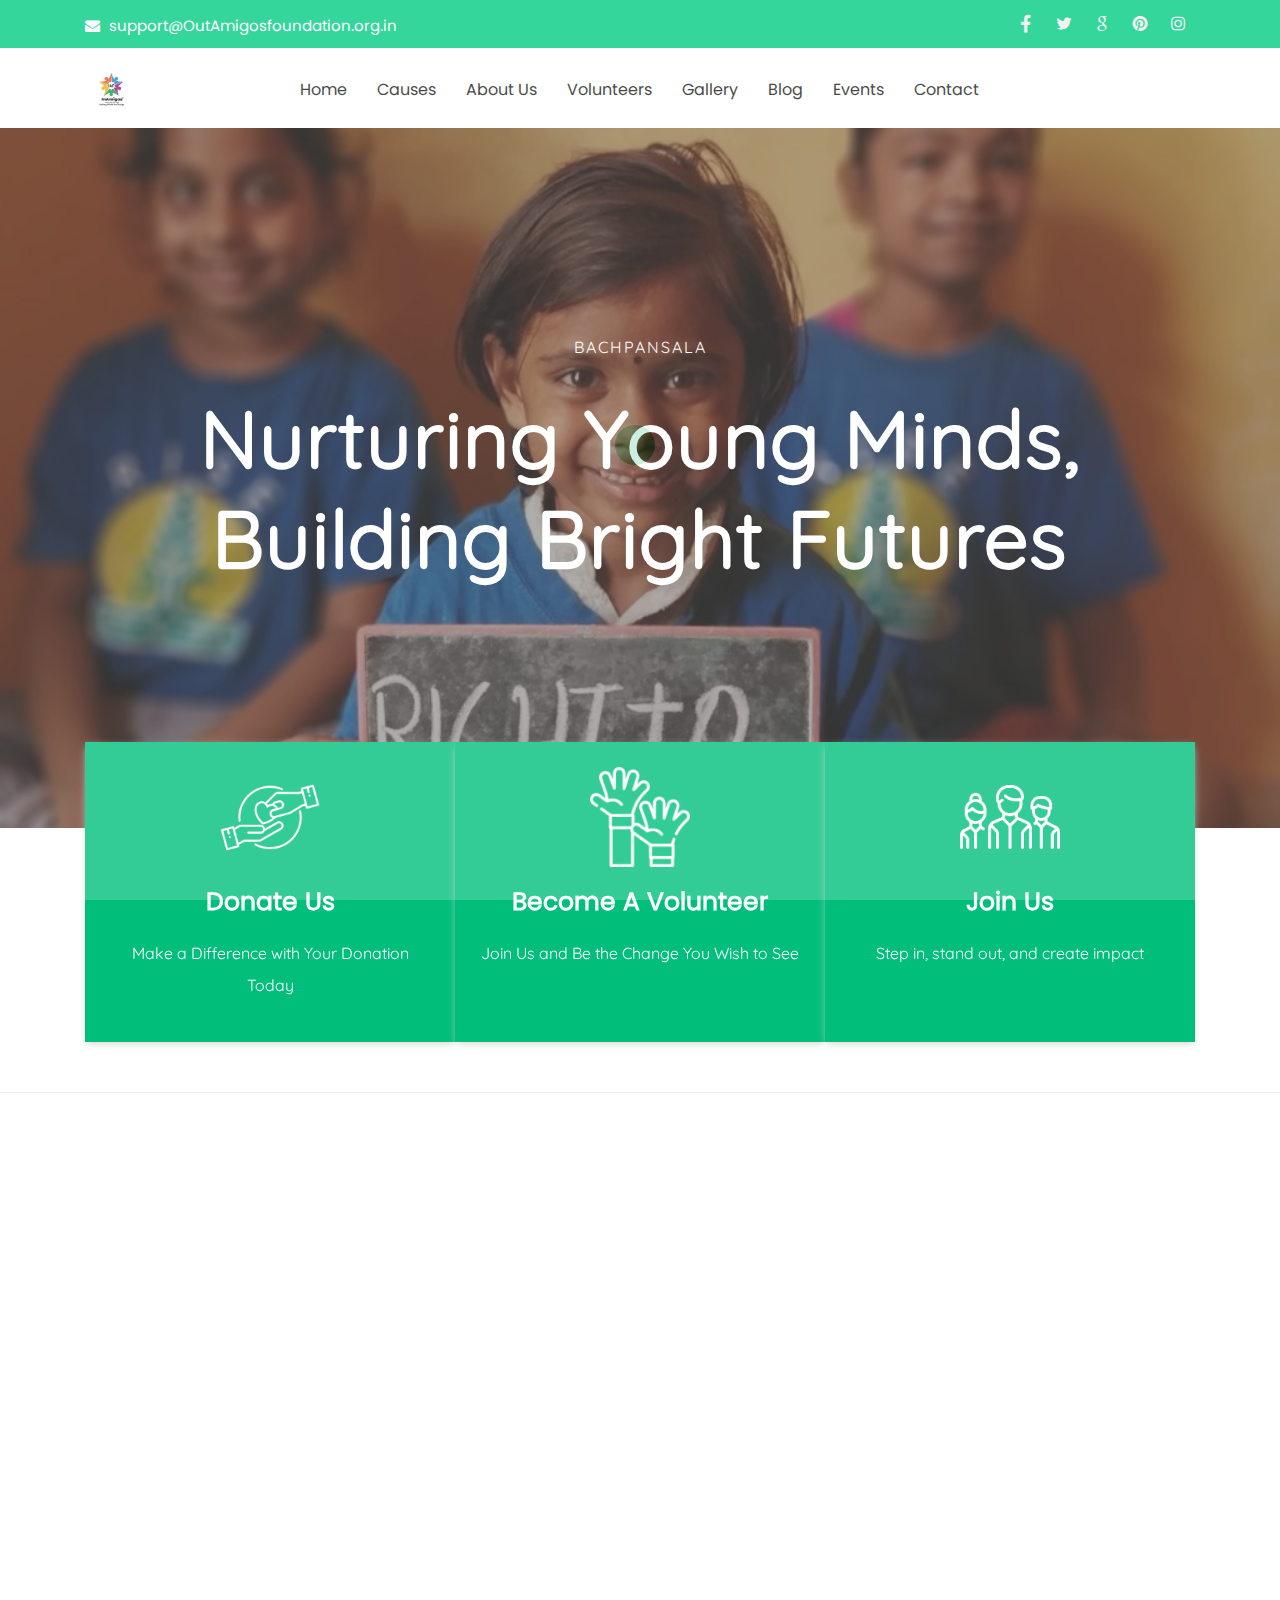
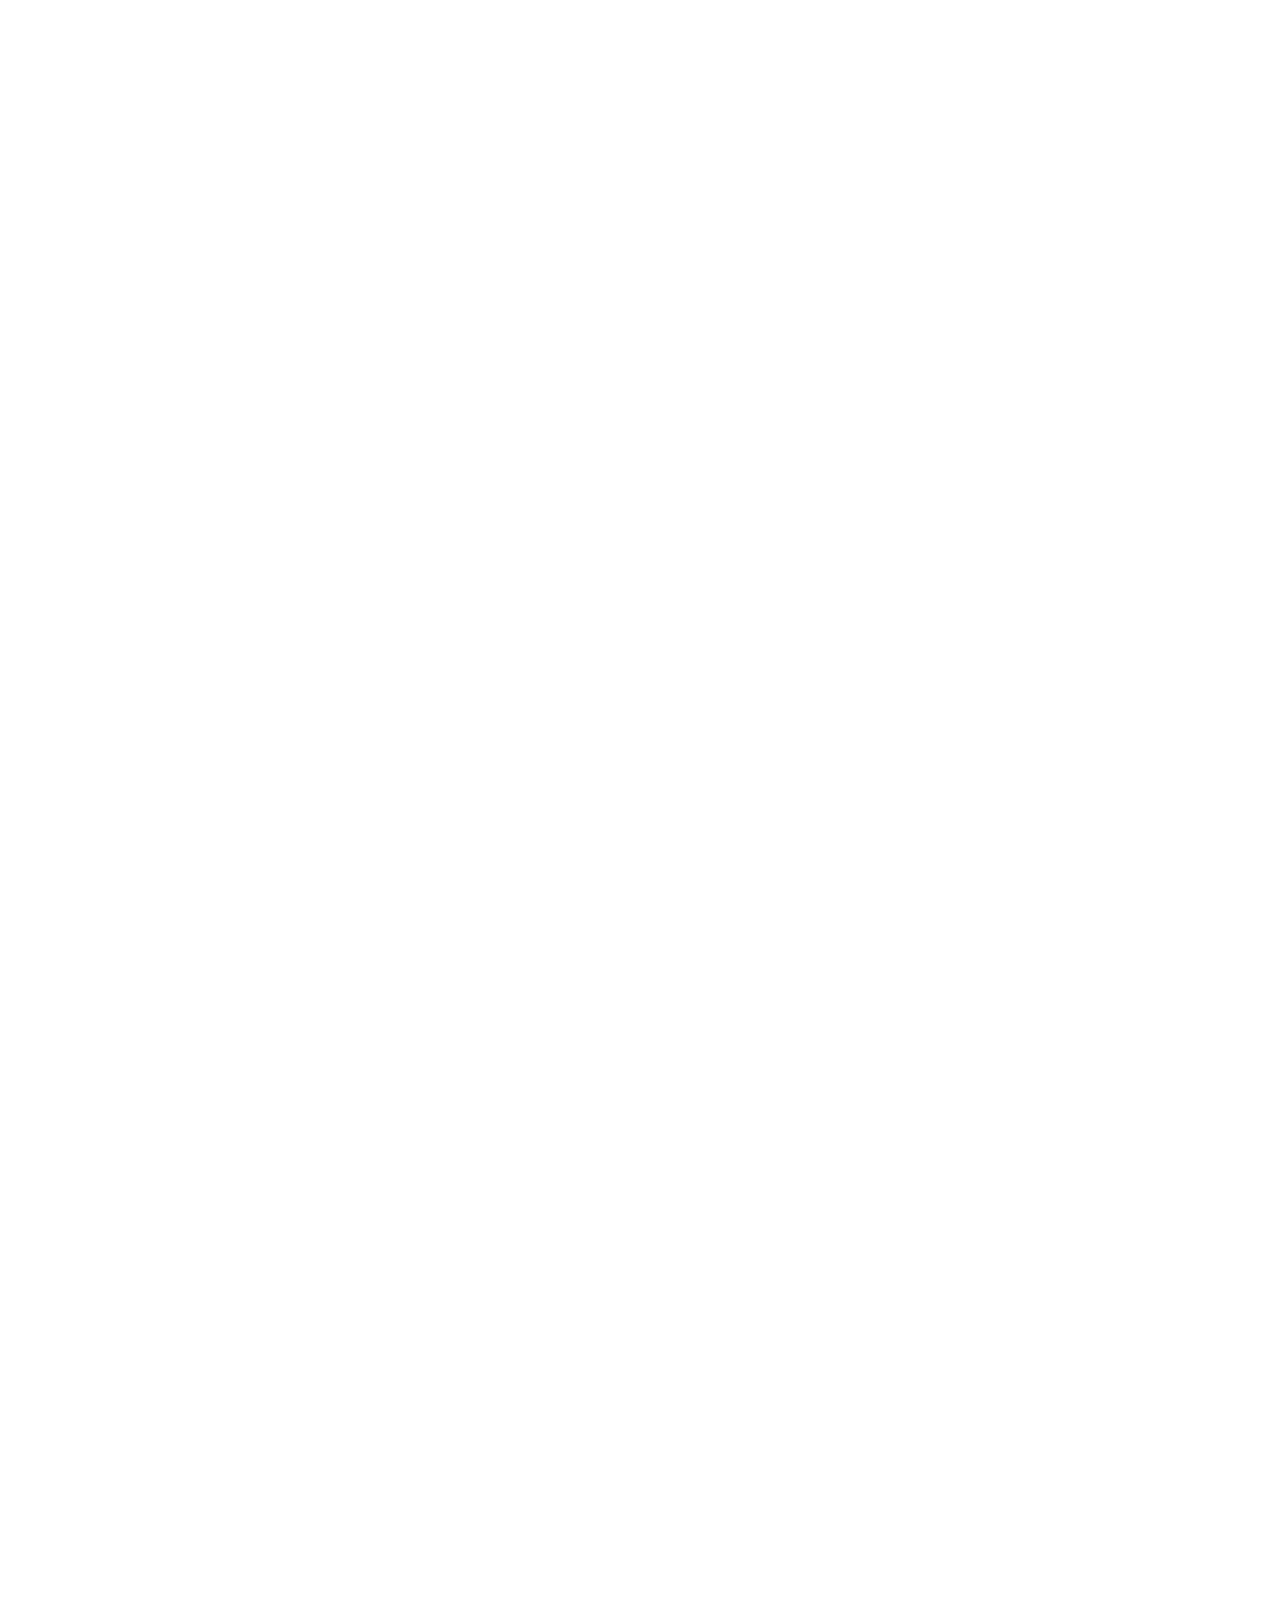
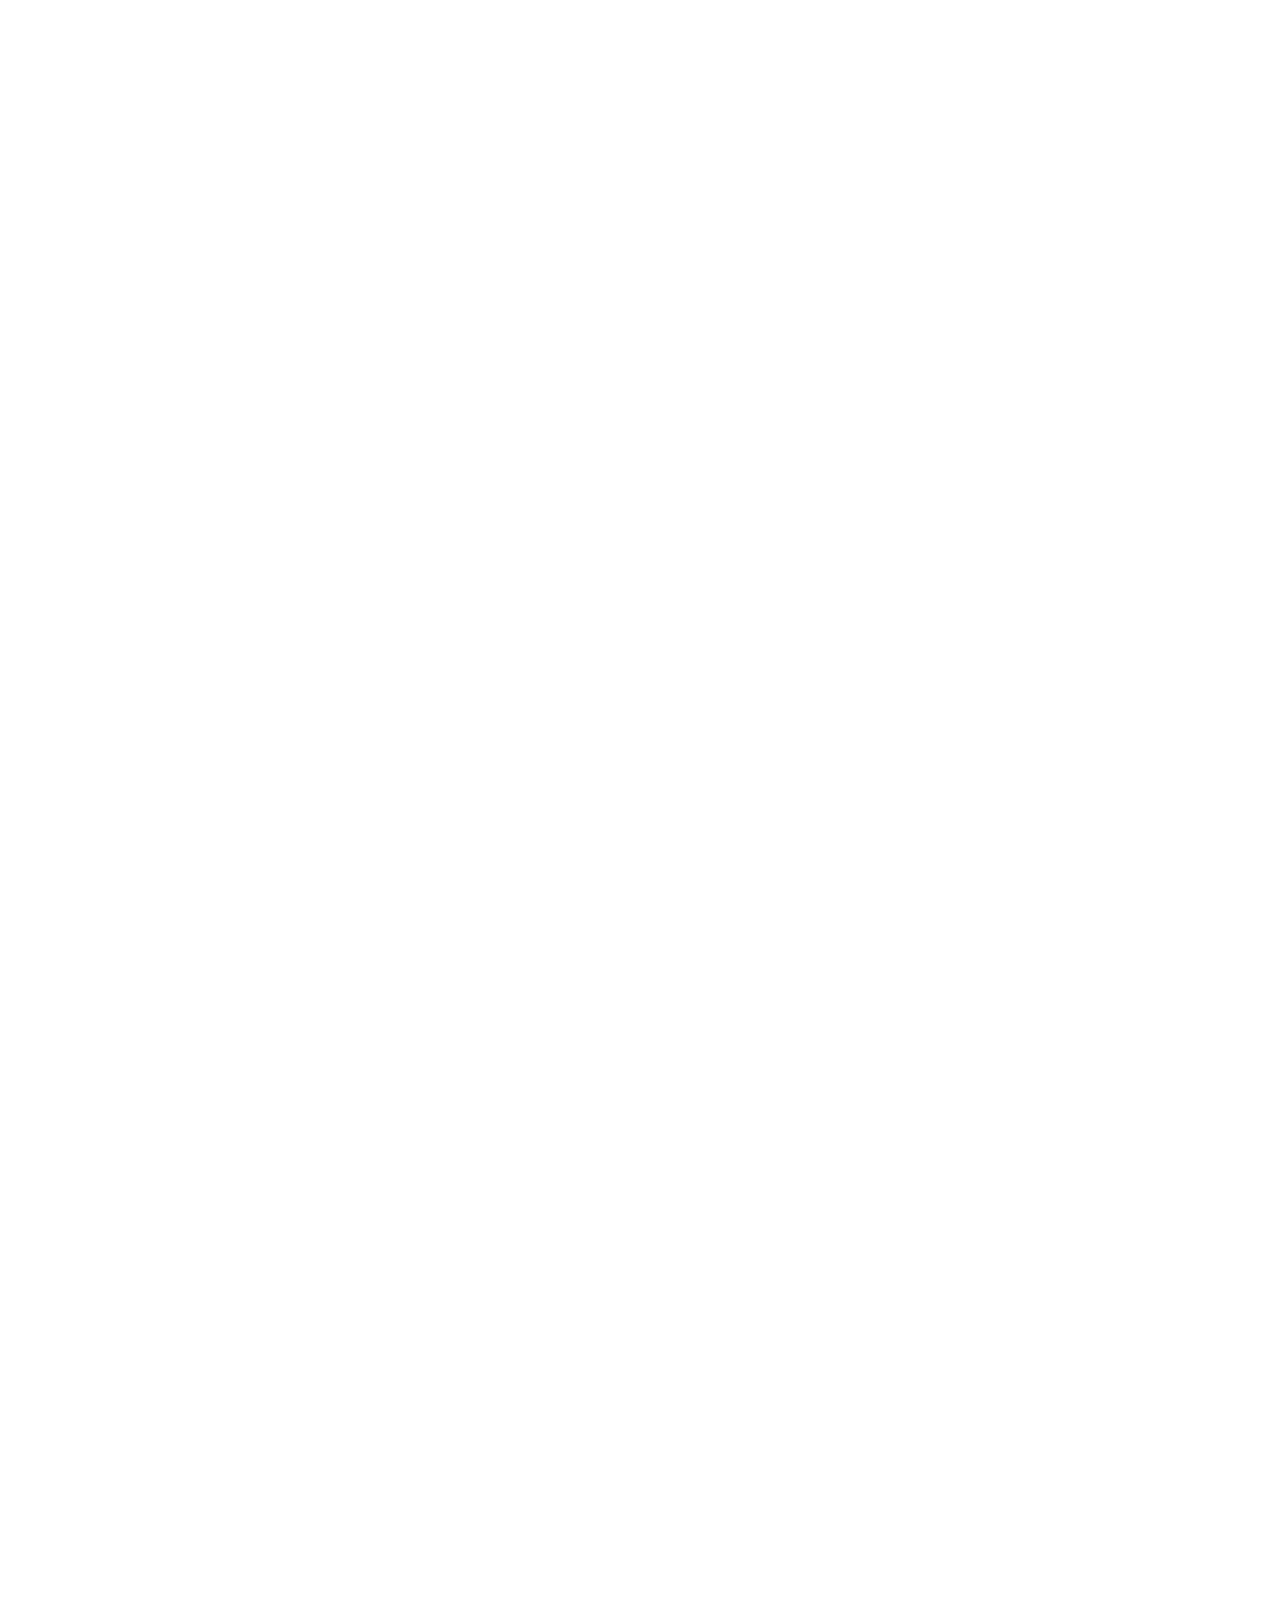
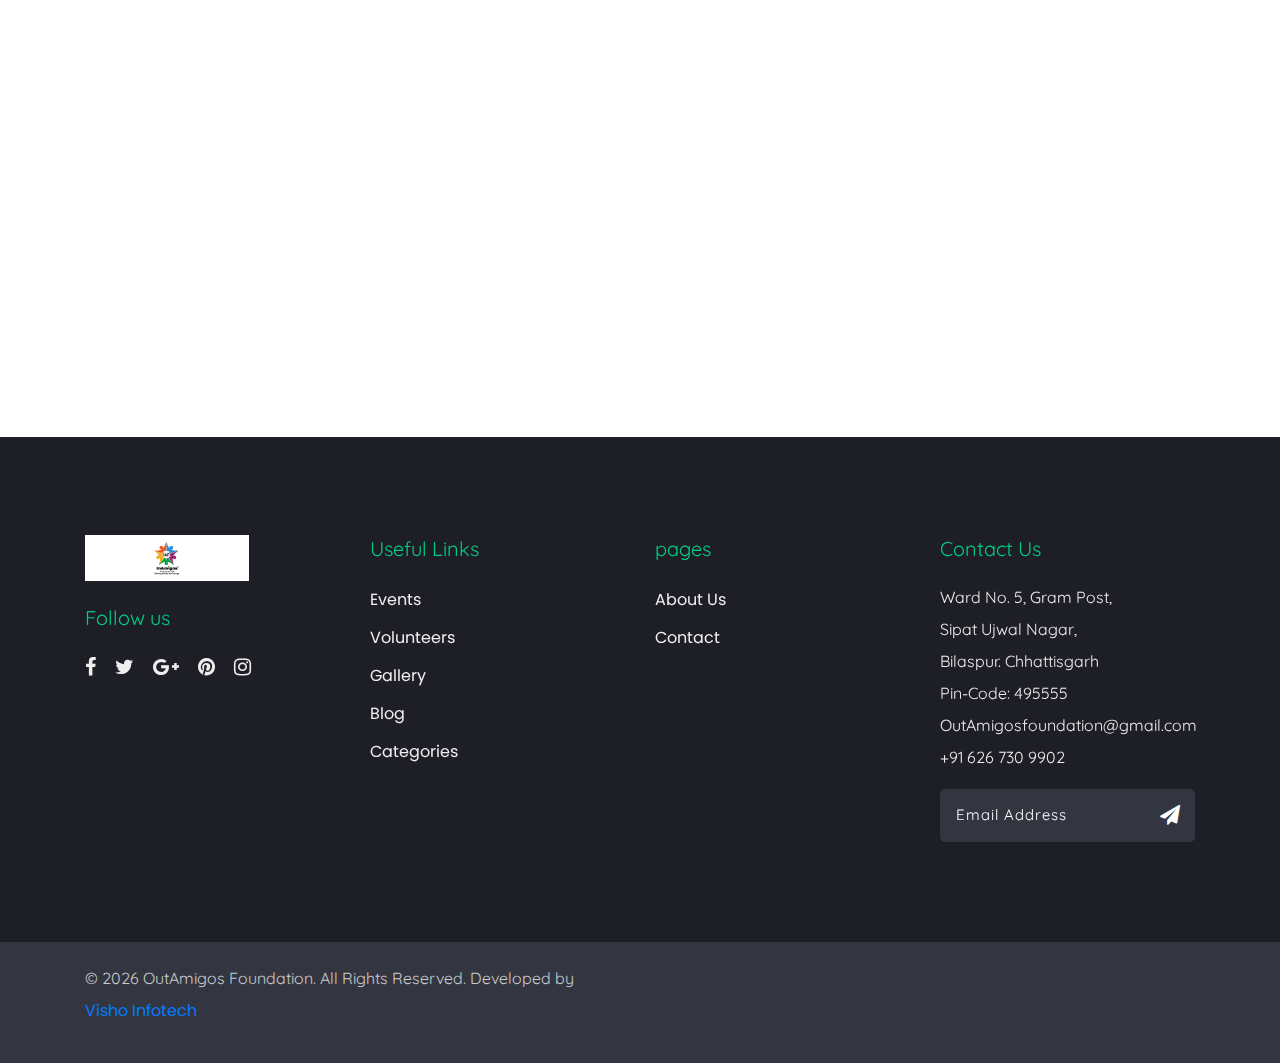
<file: index.html>
<!DOCTYPE html><html lang="en"><head>
<title>Home - OutAmigos Foundation</title>
<meta charset="UTF-8">
<meta http-equiv="Content-Type" content="text/html; charset=utf-8">
<meta http-equiv="X-UA-Compatible" content="IE=edge,chrome=1">
<meta name="description" content="All funds raised by OutAmigos Foundation may be pooled together and allocated towards foods and water, education and social inclusion initiatives across India.">
<meta name="keywords" content="OutAmigos foundation">
<meta name="viewport" content="width=device-width, initial-scale=1, shrink-to-fit=no">
<meta name="csrf-token" content="nFqaQLOWchDXb73CydaLy5GTwwPMDDlWoFwdPL3U">
<link href="css/bootstrap.min.css" rel="stylesheet">
<link href="css/font-awesome.min.css" rel="stylesheet">
<link href="css/line-awesome.min.css" rel="stylesheet">
<link href="css/animate.css" rel="stylesheet">
<link href="css/barfiller.css" rel="stylesheet">
<link href="css/magnific-popup.css" rel="stylesheet">
<link href="css/flaticon.css" rel="stylesheet">
<link href="css/owl.carousel.css" rel="stylesheet">
<link href="css/style.css" rel="stylesheet">
<link href="css/responsive.css" rel="stylesheet">
<link rel="stylesheet" href="css/red.css">
<link rel="stylesheet" type="text/css" href="css/video.css">
<link rel="stylesheet" href="css/aos.css">
<link rel="apple-touch-icon" href="images/1744214680.jpg">
<link rel="shortcut icon" href="images/1744214680.jpg">
<style type="text/css">
.spinner 
{
	width: 40px;
	height: 40px;
	margin: 100px auto;
	background-color: #01B373;

	border-radius: 100%;
	-webkit-animation: sk-scaleout 1.0s infinite ease-in-out;
	animation: sk-scaleout 1.0s infinite ease-in-out;
}
.header-top-area {
	background: #00CC83;
	padding: 7px;
}
.main-menu .navbar-nav .nav-link.active {
	color: #00CC83;
}
.progress-bar
{
background: #222740 !important; 
}
.progress
{
height:0.7rem !important;
}

.main-menu li.nav-item:hover > a {
	color: #00CC83;
}
.main-btn {
	display: inline-block;
	background: #00CC83;
	color: #ffffff;
	font-size: 16px;
	font-weight: 500;
	letter-spacing: 1px;
	text-transform: capitalize;
	padding: 14px 28px;
	text-align: center;
	vertical-align: middle;
	cursor: pointer;
	border-radius: 5px;
	-webkit-transition: .3s;
	transition: .3s;
}
.main-btn:hover {
	background-color: #222740;
	color: #fff;
}
.case-2-texts .btn {
	background: #00CC83;
	color: #fff;
	padding: 11px 27px;
	margin: 25px 0;
	letter-spacing: 1px;
}
.case-2-texts .btn:hover {
	background: #222740;
	color: #fff;
	padding: 11px 27px;
	margin: 25px 0;
	letter-spacing: 1px;
}
a.line-btn {
	padding: 14px 28px;
	border-radius: 5px;
	color: #191919;
	margin: 20px 0;
	border: 2px solid #00CC83;
	transition: .3s;
	font-size: 16px;
	font-weight: 500;
}

a.line-btn:hover {
	background: #00CC83;
	color: #fff;
}
.single-team-member:hover .team-content {
	bottom: 0;
	background-color: #00CC83;
}
p.goal-raised span {
	color: #00CC83;
}
.blog-content h5 a {
	color: #00CC83;
	font-size: 20px;
	line-height: 35px;
}
.footer-area {
	background: #1E1F26;
	color: #fff;
}
.copyright-area {
	background: #333641;
	color: #fff;
}
.footer-area h5 {
	margin: 20px 0;
	color: #00CC83;
}
.footer-area ul li a:hover {
	color: #00CC83;
}
.subscribe-form input {
	background: #333641;
	border-color: #333641;
	color:#ffffff;
	
}
.subscribe-form button {
	width: 40px;
	height: 40px;
	font-size: 20px;
	background-color: #333641;
	color: #fff;
	-webkit-transition: all 0.3s ease-out 0s;
	-moz-transition: all 0.3s ease-out 0s;
	-ms-transition: all 0.3s ease-out 0s;
	-o-transition: all 0.3s ease-out 0s;
	transition: all 0.3s ease-out 0s;
	border: 0;
	position: absolute;
	bottom: 27px;
	right: 5px;
	cursor: pointer;
}
#backTop{
    width:35px;
    height:35px;
    padding:10px;
    border-radius:4px;
    text-indent:-9999px;
    cursor:pointer;
    z-index:999999999;
	display:none;
	box-sizing:content-box;
	-webkit-box-sizing:content-box;
}

#backTop.red{
     background:url(images/uparr-48-w.png) no-repeat center center;
	 background-color:#00CC83; 
    border:1px solid #00CC83;
}
#backTop.red:hover,#backTop:hover
{
background-color:#222740; 
}
p.blog-date {
	display: inline-block;
	background: #00CC83;
	color: #fff;
	padding: 3px 5px;
	position: absolute;
	left: 0;
	top: -16px;
}
.turn-ul li.on
{
background-color: #00CC83 !important;
color:#ffffff;
}
.single-program-item {
	color: #fff;
	padding: 100px;
	text-align: center;
	margin-top: 30px;
	position: relative;
	z-index: 1;
	-webkit-transition: all 0.4s ease;
	transition: all 0.4s ease;
	border-radius: 15px;
	margin-top: 30px;
	margin-bottom: 40px;
}
.single-program-item.yellow-bg {
	background: #222740;
}
.single-program-item h5:after {
	position: absolute;
	content: "";
	width: 70px;
	height: 3px;
	bottom: -18px;
	left: 50%;
	margin-left: -35px;
	background: #00CC83;
}
.single-socials a i 
{
    color: #fff;
    font-size: 18px;
    display: block;
    width: 42px;
    height: 42px;
    border-radius: 50%;
    line-height: 44px;
    text-align: center;
    transition: all .3s ease 0s;
    background: #00CC83;
}
.text-color
{
color:#00CC83 !important;
}
.text-color:hover
{
color:#00CC83;
}
.popular-tag span:hover {
	background: #00CC83;
}
.countdown-timer ul li
{
list-style:none;
display:inline-block;
background:#00CC83;
color:#FFFFFF;
text-align:center;
min-width:70px;
opacity:0.6;
}
.nav-tabs a
{
color:#00CC83;
}
.single-price-item:hover {
	border: 5px solid #00CC83;
}
.single-price-item p b {
	font-size: 35px;
	color: #00CC83;
	margin-right: 10px;
}
.single-price-item h5:before {
	position: absolute;
	content: "";
	width: 54px;
	height: 2px;
	bottom: -10px;
	left: 0;
	right: 0;
	background: #00CC83;
	margin: 0 auto;
}
@media  only screen and (min-width: 768px) and (max-width: 991px) 
{
.navbar-toggler-icon {
		display: block;
		width: 30px;
		height: 2px;
		background-color: #00CC83;
		margin: 6px 0;
		-webkit-transition: all 0.3s ease-out 0s;
		transition: all 0.3s ease-out 0s;
	}
}	
@media  only screen and (max-width: 767px) {
.navbar-toggler-icon {
		display: block;
		width: 30px;
		height: 2px;
		background-color: #00CC83;
		margin: 6px 0;
		-webkit-transition: all 0.3s ease-out 0s;
		transition: all 0.3s ease-out 0s;
	}
}	
.dropdown-menu a:hover
{
color: #00CC83 !important;
}
</style><link type="text/css" href="css/jquery.countdown.css" rel="stylesheet">
<link rel="stylesheet" href="css/pagination.css">
<!--- lightbox --> 
<link rel="stylesheet" href="css/lightbox.css">
<!--- lightbox --> 
<script src="js/jquery-1.12.4.min.js"></script>


</head>
<body>
<div class="site-preloader-wrap">
<div class="spinner"></div>
</div>
<div class="header-top-area">
 		<div class="container">
 			<div class="row">
 				<div class="col-lg-5 col-md-12 col-sm-12">
 					<div class="site-info">
 						<ul>
 							<li><a href="mailto:support@OutAmigosfoundation.org.in" class="email-def"><i class="fa fa-envelope"></i> support@OutAmigosfoundation.org.in</a>
                                                         </li>
 						</ul>
 					</div>
 				</div>
 				<div class="col-lg-2 col-md-6 col-sm-12">
 					<p class="welcome-message"></p>
 				</div>
 				<div class="col-lg-5 col-md-6 col-sm-12 text-right">
 					<div class="social-icon">
 					<a href="https://www.facebook.com/OutAmigos.OutAmigos" target="_blank"><i class="lab la-facebook-f"></i></a>                    <a href="https://twitter.com" target="_blank"><i class="lab la-twitter"></i></a>                    <a href="https://google.com" target="_blank"><i class="lab la-google"></i></a>                    <a href="https://pinterest.com" target="_blank"><i class="lab la-pinterest"></i></a>                    <a href="https://www.instagram.com/OutAmigos/" target="_blank"><i class="lab la-instagram"></i></a> 					</div>
 				</div>
 			</div>
 		</div>
 	</div>
<div class="header-area">
 		<div class="sticky-area">
 			<div class="navigation">
 				<div class="row">
 					<div class="col-lg-2">
 						<div class="logo">
 							                            <a href="https://OutAmigosfoundation.org.in" class="navbar-brand">
                            <img src="images/174421468011.jpg" alt="OutAmigos Foundation">
                            </a>
                             						</div>
 					</div>
                    <div class="col-lg-8">
 						<div class="main-menu">
 							<nav class="navbar navbar-expand-lg">
 								<button class="navbar-toggler" type="button" data-toggle="collapse" data-target="#navbarSupportedContent" aria-controls="navbarSupportedContent" aria-expanded="false" aria-label="Toggle navigation">
 									<span class="navbar-toggler-icon"></span>
 									<span class="navbar-toggler-icon"></span>
 									<span class="navbar-toggler-icon"></span>
 								</button>
                                <div class="collapse navbar-collapse justify-content-center" id="navbarSupportedContent">
 									<ul class="navbar-nav m-auto">
 										<li class="nav-item">
 											<a class="nav-link" href="https://OutAmigosfoundation.org.in">Home</a>
 										</li>
 										<li class="nav-item">
 											<a class="nav-link" href="https://OutAmigosfoundation.org.in/causes">Causes</a>
 										</li>
 										<li class="nav-item">
 											<a class="nav-link" href="https://OutAmigosfoundation.org.in/page/About-Us">About Us</a>
 										</li>
           <!--                             <li class="nav-item">-->
 										<!--	<a class="nav-link" href="https://OutAmigosfoundation.org.in/categories">Categories</a>-->
 										<!--</li>-->
                                         										<!--<li class="nav-item">-->
 										<!--	<a class="nav-link" href="javascript:void(0)">pages <i class="fa fa-angle-down arrows"></i>-->
 										<!--	</a>-->
 										<!--	<ul class="sub-menu">-->
 										<!--		-->
           <!--                                     <li><a href="https://OutAmigosfoundation.org.in/page/About-Us">About Us</a></li>-->
 										<!--		-->
 										<!--	</ul>-->
 										<!--</li>-->
                                                                                 										<li class="nav-item">
 											<a class="nav-link" href="https://OutAmigosfoundation.org.in/volunteers">Volunteers</a>
 										</li>
                                                                                <li class="nav-item">
 											<a class="nav-link" href="https://OutAmigosfoundation.org.in/gallery">Gallery</a>
 										</li>
                                         										<li class="nav-item">
 											<a class="nav-link" href="https://OutAmigosfoundation.org.in/blog">Blog</a>
 										</li>
                                         										 										<li class="nav-item">
 											<a class="nav-link" href="https://OutAmigosfoundation.org.in/events">Events</a>
 										</li>
                                         										<li class="nav-item">
 											<a class="nav-link" href="https://OutAmigosfoundation.org.in/contact">Contact</a>
 										</li>
                                                   <!--                             <li class="nav-item">-->
 										<!--	<a class="nav-link" href="https://OutAmigosfoundation.org.in/login">Login</a>-->
 										<!--</li>-->
                                                                                 									</ul>
                                 </div>
 							</nav>
 						</div>    
 					</div>
 					<!--<div class="col-lg-2 text-right">-->
 					<!--	<div class="header-right-content">-->
      <!--                      -->
 					<!--		<a href="#" class="main-btn">Donate Now</a>-->
 								<!--<a href="https://OutAmigosfoundation.org.in/https://rzp.io/l/kWQ87HP" class="main-btn">Donate Now</a>-->
      <!--                       -->
                            <!--<a href="#" class="main-btn">Donate Now</a>-->
 					<!--	</div>-->
 					<!--</div>-->
 				</div>
 			</div>
 		</div>
 	</div>    
<div class="homepage-slides owl-carousel">
            		<div class="single-slide-item" style="background-image: url('images/1738235951.jpg')">
			<div class="hero-area-content">
				<div class="container">
					<div class="row justify-content-center">
						<div class="col-lg-12 text-center wow fadeInUp animated" data-wow-delay=".2s">
							<div class="section-title">
								<h5>BachpanSala</h5>								 <h1>Nurturing Young Minds, Building Bright Futures</h1>							</div>
						</div>
					</div>
				</div>
			</div>
		</div>
          		<div class="single-slide-item" style="background-image: url('images/1738235638.jpg')">
			<div class="hero-area-content">
				<div class="container">
					<div class="row justify-content-center">
						<div class="col-lg-12 text-center wow fadeInUp animated" data-wow-delay=".2s">
							<div class="section-title">
								<h5>Udaan</h5>								 <h1>Soaring Towards a Brighter Future</h1>							</div>
						</div>
					</div>
				</div>
			</div>
		</div>
          		<div class="single-slide-item" style="background-image: url('images/1738235697.jpg')">
			<div class="hero-area-content">
				<div class="container">
					<div class="row justify-content-center">
						<div class="col-lg-12 text-center wow fadeInUp animated" data-wow-delay=".2s">
							<div class="section-title">
								<h5>Jeev</h5>								 <h1>Empowering Lives, Spreading Compassion</h1>							</div>
						</div>
					</div>
				</div>
			</div>
		</div>
          		<div class="single-slide-item" style="background-image: url('images/1738236132.jpg')">
			<div class="hero-area-content">
				<div class="container">
					<div class="row justify-content-center">
						<div class="col-lg-12 text-center wow fadeInUp animated" data-wow-delay=".2s">
							<div class="section-title">
								<h5>Sewa</h5>								 <h1>Serving Humanity with Compassion</h1>							</div>
						</div>
					</div>
				</div>
			</div>
		</div>
          		<div class="single-slide-item" style="background-image: url('images/1738236201.jpg')">
			<div class="hero-area-content">
				<div class="container">
					<div class="row justify-content-center">
						<div class="col-lg-12 text-center wow fadeInUp animated" data-wow-delay=".2s">
							<div class="section-title">
								<h5>Prakriti</h5>								 <h1>Plant for a Better Tomorrow</h1>							</div>
						</div>
					</div>
				</div>
			</div>
		</div>
           
	</div>
        <div class="feature-area theme-2">
		<div class="container">
			<div class="row no-gutters">
				                                <div class="col-lg-4 col-md-4 col-sm-12">
					<div class="single-feature-item" style="background:#01BF7B;">
						                        <a href="https://rzp.io/l/kWQ87HP" title="Donate Us">
                                                <div class="feature-icon">
							 <img src="images/1738044328.png" alt="Donate Us">						</div>
						<h4>Donate Us</h4>
						<p>Make a Difference with Your Donation Today</p>
                        </a>					</div>
				</div>
								                <div class="col-lg-4 col-md-4 col-sm-12">
					<div class="single-feature-item" style="background:#01BF7B;">
						                        <a href="https://forms.gle/AB4c1hLaDDmtrKGU7" title="Become A Volunteer">
                                                <div class="feature-icon">
							 <img src="images/1566219854.png" alt="Become A Volunteer">						</div>
						<h4>Become A Volunteer</h4>
						<p>Join Us and Be the Change You Wish to See</p>
                        </a>					</div>
				</div>
								                <div class="col-lg-4 col-md-4 col-sm-12">
					<div class="single-feature-item" style="background:#01BF7B;">
						                        <a href="became-volunteer" title="Join Us">
                                                <div class="feature-icon">
							 <img src="images/1566220280.png" alt="Join Us">						</div>
						<h4>Join Us</h4>
						<p>Step in, stand out, and create impact</p>
                        </a>					</div>
				</div>
								            </div>
		</div>
	</div>
            <div class="about-area section-padding theme-3">
 		<div class="container">
 			<div class="row">
 				<div class="col-lg-6" data-aos="fade-left" data-aos-delay="200">
 					<div class="about-content">
 						<div class="section-title">
 							<h2>Get to Know Us Better</h2>
 						</div>
                        <p>OutAmigos Foundation was founded on September 23, 2020, by Mr. Govind Shukla (Founder & CEO). It is a Section 8 registered non-profit organization, licensed by the Central Government. It has its base at Chhattisgarh.   It holds 80G & 12A certifications, ensuring transparency, accountability and tax-exempt benefits for donors. Our foundation is also CSR-1 registered, allowing us to collaborate with corporate partners for impactful Corporate Social Responsibility (CSR) initiatives. Additionally, we are NITI Aayog registered, aligning our work with national development goals and hold the prestigious IAF ISO 9001:2015 certification, signifying our commitment to maintaining high-quality standards in operations and service delivery.  Our Key Initiatives  1. Project Seva – Providing food and clothing to the underprivileged.  2. Project Bachpanshala – Ensuring quality education for underprivileged children.  3. Project Jeev – Animal welfare, including rescue, protection and feeding.  4. Project Udaan – Women empowerment through skill development and financial independence.  5. Project Prakriti – Environmental conservation and sustainability efforts.  6. Project Vikas – Enhancing employability through skill development programs.  With a strong network of dedicated professionals, volunteers and corporate partners, we work tirelessly to bring positive change in society. Our social media platforms actively showcase our impact, keeping our supporters informed and engaged.  At OutAmigos Foundation, we believe in the power of collective action. Every contribution is directed towards essential causes such as food distribution, education, women empowerment, animal welfare, environmental sustainability and social inclusion programs across India.  Join Us in Making a Difference  Together, we can create a more inclusive, compassionate and empowered society.</p>
                        <a href="https://OutAmigosfoundation.org.in/page/About-Us" class="main-btn"> Let's Know More </a> 					</div>
 				</div>
                <div class="col-lg-6" data-aos="fade-right" data-aos-delay="200">
 					<div class="about-us-bg" style="background-image: url('images/1738236437.jpg')">
						<div class="pop-up-video">
                            						</div>
					</div>
 				</div>
 			</div>
 		</div>
 	</div>
            <div class="causes-area gray-bg section-padding" data-aos="fade-up" data-aos-delay="200">
 		<div class="container">
 			<div class="row">
 				<div class="col-lg-12 text-center ">
 					<div class="section-title">
 						<h2>OUR CAUSES</h2>
 					</div>
 				</div>
 			</div>

 			<div class="row">
                                 				<div class="col-lg-12 text-center">
 					<a href="https://OutAmigosfoundation.org.in/causes" class="line-btn mt-20 black">View All Causes</a>
 				</div>
 			</div>

 		</div>
 	</div>
        <div class="achievement-area" style="background-image: url('images/169090863311.jpg');" data-aos="fade-up" data-aos-delay="200">
 		<div class="container">
 			<div class="row">
 				<div class="col-lg-3 col-md-3 col-sm-6">
 					<div class="single-counter-box">
                        <span class="icon"><i class="fa fa-group"></i></span>
 						<p class="counter-number"><span>200</span></p>
 						<h6>Our Volunteer</h6>
 					</div>
 				</div>
 				<div class="col-lg-3 col-md-3 col-sm-6">
 					<div class="single-counter-box">
                        <span class="icon"><i class="fa fa-user"></i></span>
 						<p class="counter-number"><span>28</span></p>
 						<h6>States</h6>
 					</div>
 				</div>
 				<div class="col-lg-3 col-md-3 col-sm-6">
 					<div class="single-counter-box">
                        <span class="icon"><i class="fa fa-money"></i></span>
 						<p class="counter-number"><span>6</span></p>
 						<h6>OUR CAUSES</h6>
 					</div>
 				</div>
 				<div class="col-lg-3 col-md-3 col-sm-6">
 					<div class="single-counter-box">
                        <span class="icon"><i class="fa fa-gift"></i></span>
 						<p class="counter-number"><span>50000</span></p>
 						<h6>Beneficiaries</h6>
 					</div>
 				</div>
 			</div>
 		</div>
 	</div>
            <div class="event-area section-padding" data-aos="fade-up" data-aos-delay="200">
 		<div class="container">
 			<div class="row">
 				<div class="col-lg-12 mar-bt-30 text-center ">
 					<div class="section-title">
 						<h2>OUR VOLUNTEERS</h2>
 					</div>
 				</div>
 			</div>
            <div class="row">
				                <div class="col-lg-4 col-md-6">
					<div class="single-team-member mar-bt-50">
						<div class="team-member-bg" style="background-image: url('images/1738081237.jpg');">
							<div class="team-content">
								<div class="team-title">
									<a href="https://OutAmigosfoundation.org.in/volunteer/Faiz-Khan">Faiz Khan</a>								</div>
								<div class="team-subtitle">
									<p>Volunteer Supervisor Uttar pradesh</p>
								</div>
								<ul class="team-social">
									                                                                                                                                                <li>
										<a href="mailto:kfaiz3662@gmail.com"><i class="fa fa-envelope" aria-hidden="true"></i> </a>
									</li>
                                    								</ul>
							</div>
						</div>

					</div>
				</div>
                               <div class="col-lg-4 col-md-6">
					<div class="single-team-member mar-bt-50">
						<div class="team-member-bg" style="background-image: url('images/1738127845.jpg');">
							<div class="team-content">
								<div class="team-title">
									<a href="https://OutAmigosfoundation.org.in/volunteer/Manavi-jaiswal">Manavi jaiswal</a>								</div>
								<div class="team-subtitle">
									<p>Junior Volunteer Associate</p>
								</div>
								<ul class="team-social">
									                                                                        									<li>
										<a href="https://www.linkedin.com/in/manavi-jaiswal-07a7662bb" target="_blank"><i class="fa fa-linkedin" aria-hidden="true"></i> </a>
									</li>
                                                                                                            <li>
										<a href="mailto:manavijaiswal67@gmail.com"><i class="fa fa-envelope" aria-hidden="true"></i> </a>
									</li>
                                    								</ul>
							</div>
						</div>

					</div>
				</div>
                               <div class="col-lg-4 col-md-6">
					<div class="single-team-member mar-bt-50">
						<div class="team-member-bg" style="background-image: url('images/1738080678.jpg');">
							<div class="team-content">
								<div class="team-title">
									<a href="https://OutAmigosfoundation.org.in/volunteer/Akash--">Akash .</a>								</div>
								<div class="team-subtitle">
									<p>Volunteer Associate</p>
								</div>
								<ul class="team-social">
									                                                                                                                                                <li>
										<a href="mailto:jhfgjufv@gmail.com"><i class="fa fa-envelope" aria-hidden="true"></i> </a>
									</li>
                                    								</ul>
							</div>
						</div>

					</div>
				</div>
                
           </div>
       </div>
 	</div>
            <div class="blog-area gray-bg section-padding" data-aos="fade-up" data-aos-delay="200">
 		<div class="container">
 			<div class="row">
 				<div class="col-lg-12 mar-bt-30 text-center ">
 					<div class="section-title">
 						<h2>OUR EVENTS</h2>
 					</div>
 				</div>
 			</div>
 			<div class="row">
                 				<div class="col-lg-4 col-md-6">
 					<div class="single-blog-item">
 						<div class="blog-bg case-2-texts">
 							 <img src="images/1738238109.jpg" alt="World Water Day 2025"> 							<div class="blog-content">
                                <p class="blog-date"><a href="https://OutAmigosfoundation.org.in/events/4/Community">Community</a></p>
 								<p class="blog-meta"><i class="fa fa-calendar-check-o"></i> 22 March 2025</p>
 								<h5><a href="https://OutAmigosfoundation.org.in/event/world-water-day-2025">World Water Day 2025</a></h5>
                                <p>This event highlights the importance of water conservation and collective action to ensure clean water for all.</p>
 								<a href="https://OutAmigosfoundation.org.in/event/world-water-day-2025" class="btn btn-green btn-md">read more</a>
 							</div>
 						</div>
 					</div>
 				</div>
                				<div class="col-lg-4 col-md-6">
 					<div class="single-blog-item">
 						<div class="blog-bg case-2-texts">
 							 <img src="images/1738135259.jpeg" alt="International Day of Happiness 2025"> 							<div class="blog-content">
                                <p class="blog-date"><a href="https://OutAmigosfoundation.org.in/events/4/Community">Community</a></p>
 								<p class="blog-meta"><i class="fa fa-calendar-check-o"></i> 20 March 2025</p>
 								<h5><a href="https://OutAmigosfoundation.org.in/event/international-day-of-happiness-2025">International Day of Happiness 2025</a></h5>
                                <p>Join us in spreading joy, positivity, and well-being through engaging activities and inspiring discussions.</p>
 								<a href="https://OutAmigosfoundation.org.in/event/international-day-of-happiness-2025" class="btn btn-green btn-md">read more</a>
 							</div>
 						</div>
 					</div>
 				</div>
                				<div class="col-lg-4 col-md-6">
 					<div class="single-blog-item">
 						<div class="blog-bg case-2-texts">
 							 <img src="images/1738134836.jpeg" alt="International Day of Women and Girls in Science 2025"> 							<div class="blog-content">
                                <p class="blog-date"><a href="https://OutAmigosfoundation.org.in/events/7/Education">Education</a></p>
 								<p class="blog-meta"><i class="fa fa-calendar-check-o"></i> 11 February 2025</p>
 								<h5><a href="https://OutAmigosfoundation.org.in/event/international-day-women-girls-science-2025">International Day of Women and Girls in Science 2025</a></h5>
                                <p>Join us on February 11, 2025, to celebrate the International Day of Women and Girls in Science.</p>
 								<a href="https://OutAmigosfoundation.org.in/event/international-day-women-girls-science-2025" class="btn btn-green btn-md">read more</a>
 							</div>
 						</div>
 					</div>
 				</div>
                  
            </div>
 		</div>
 	</div>
            <div class="client-area section-padding padding-top-0" data-aos="fade-up" data-aos-delay="200">
 		<div class="container">
            <div class="row">
 				<div class="col-lg-12 mar-bt-30 text-center ">
 					<div class="section-title">
 						<h2>OUR GALLERY</h2>
 					</div>
 				</div>
 			</div>
 			<div class="row">
				<div class="col-lg-12">
					<div class="portfolio-list">
                                                                                                                        <a href="https://OutAmigosfoundation.org.in/public/storage/gallery/1743051485.jpg" class="gal_link">
						<div class="single-portfolio-item large" style="background-image: url('images/1743051485.jpg');">
						</div>
                        </a>
												                                                                                                <a href="https://OutAmigosfoundation.org.in/public/storage/gallery/1743051466.jpg" class="gal_link">
						<div class="single-portfolio-item " style="background-image: url('images/1743051466.jpg');">
						</div>
                        </a>
												                                                                                                <a href="https://OutAmigosfoundation.org.in/public/storage/gallery/1743051449.jpg" class="gal_link">
						<div class="single-portfolio-item " style="background-image: url('images/1743051449.jpg');">
						</div>
                        </a>
												                                                                                                <a href="https://OutAmigosfoundation.org.in/public/storage/gallery/1743051438.jpg" class="gal_link">
						<div class="single-portfolio-item wide" style="background-image: url('images/1743051438.jpg');">
						</div>
                        </a>
												                        					</div>
				</div>
			</div>
 		</div>
 	</div>
    <script src="js/popper.min.js"></script>
<script src="js/bootstrap.min.js"></script>
<script src="js/wow.min.js"></script>
<script src="js/jquery.waypoints.min.js"></script>
<script src="js/jquery.counterup.min.js"></script>
<script src="js/owl.carousel.min.js"></script>
<script src="js/isotope-3.0.6-min.js"></script>
<script src="js/magnific-popup.min.js"></script>
<script src="js/jquery.sticky.js"></script>
<script src="js/jquery.barfiller.js"></script>
<script src="js/main.js"></script>
<script src="js/jquery.bvalidator.min.js"></script>
<script src="js/default.min.js"></script>
<script src="js/red.js"></script>
<script src="js/aos.js"></script>
<script>
      AOS.init({
        easing: 'ease-in-out-sine'
      });
	  $("#bar1").barfiller({
		barColor: "#222740",
		duration: 5000,
	  });
	  $("#bar2").barfiller({
		barColor: "#222740",
		duration: 5000,
	  });
	  $("#bar3").barfiller({
		barColor: "#222740",
		duration: 5000,
	  });
	  $("#bar4").barfiller({
		barColor: "#222740",
		duration: 5000,
	  });
	  $("#bar5").barfiller({
		barColor: "#222740",
		duration: 5000,
	  });
	  $("#bar6").barfiller({
		barColor: "#222740",
		duration: 5000,
	  });
	  $("#bar7").barfiller({
		barColor: "#222740",
		duration: 5000,
	  });
	  $("#bar8").barfiller({
		barColor: "#222740",
		duration: 5000,
	  });
	  $("#bar9").barfiller({
		barColor: "#222740",
		duration: 5000,
	  });
</script>

<script type="text/javascript">
    $(document).ready(function () {
        
		$("#company").hide();
	$("#check_company").click(function () {
            if ($(this).is(":checked")) {
                $("#company").show();
                
            } else {
                $("#company").hide();
                
            }
        });
		
		var options = {
		
		offset:              {x:5, y:-2},
		position:            {x:'left', y:'center'},
        themes: {
            'red': {
                 showClose: true
            },
		
        }
    };

    $('#login_form').bValidator(options);
	$('#contact_form').bValidator(options);
	$('#footer_form').bValidator(options);
	$('#myCCForm').bValidator(options);
	$('#donate_form').bValidator(options);
	$('#comment_form').bValidator(options);
    });
	
	(function ($) {
	$.fn.countTo = function (options) {
		options = options || {};
		
		return $(this).each(function () {
			// set options for current element
			var settings = $.extend({}, $.fn.countTo.defaults, {
				from:            $(this).data('from'),
				to:              $(this).data('to'),
				speed:           $(this).data('speed'),
				refreshInterval: $(this).data('refresh-interval'),
				decimals:        $(this).data('decimals')
			}, options);
			
			// how many times to update the value, and how much to increment the value on each update
			var loops = Math.ceil(settings.speed / settings.refreshInterval),
				increment = (settings.to - settings.from) / loops;
			
			// references & variables that will change with each update
			var self = this,
				$self = $(this),
				loopCount = 0,
				value = settings.from,
				data = $self.data('countTo') || {};
			
			$self.data('countTo', data);
			
			// if an existing interval can be found, clear it first
			if (data.interval) {
				clearInterval(data.interval);
			}
			data.interval = setInterval(updateTimer, settings.refreshInterval);
			
			// initialize the element with the starting value
			render(value);
			
			function updateTimer() {
				value += increment;
				loopCount++;
				
				render(value);
				
				if (typeof(settings.onUpdate) == 'function') {
					settings.onUpdate.call(self, value);
				}
				
				if (loopCount >= loops) {
					// remove the interval
					$self.removeData('countTo');
					clearInterval(data.interval);
					value = settings.to;
					
					if (typeof(settings.onComplete) == 'function') {
						settings.onComplete.call(self, value);
					}
				}
			}
			
			function render(value) {
				var formattedValue = settings.formatter.call(self, value, settings);
				$self.html(formattedValue);
			}
		});
	};
	
	$.fn.countTo.defaults = {
		from: 0,               // the number the element should start at
		to: 0,                 // the number the element should end at
		speed: 1000,           // how long it should take to count between the target numbers
		refreshInterval: 100,  // how often the element should be updated
		decimals: 0,           // the number of decimal places to show
		formatter: formatter,  // handler for formatting the value before rendering
		onUpdate: null,        // callback method for every time the element is updated
		onComplete: null       // callback method for when the element finishes updating
	};
	
	function formatter(value, settings) {
		return value.toFixed(settings.decimals);
	}
}(jQuery));

jQuery(function ($) {
  // custom formatting example
  $('.count-number').data('countToOptions', {
	formatter: function (value, options) {
	  return value.toFixed(options.decimals).replace(/\B(?=(?:\d{3})+(?!\d))/g, ',');
	}
  });
  
  // start all the timers
  $('.timer').each(count);  
  
  function count(options) {
	var $this = $(this);
	options = $.extend({}, options || {}, $this.data('countToOptions') || {});
	$this.countTo(options);
  }
});

$(document).ready(function() {

	$('.link-gallery').click(function(){
		var descripcion = $(this).attr('title');
		$('#caption').html(descripcion);
	  	var img = $(this).find('img');
	  	var src = img.attr('src')
	  	$('#img01').attr('src', src);
		$('#Gallery-Modal').css('display','block');
		$('.modal-backdrop').remove();
	});

	$('.close').click(function(){
		$('#Gallery-Modal').css('display','none');
	});
	
});
</script>
<script type="text/javascript" src="js/jquery.countdown.js"></script>
<script type="text/javascript" src="js/video.js"></script>
<script type="text/javascript">
		jQuery(function(){
			jQuery("a.popupvideo").YouTubePopUp( { autoplay: 0 } ); // Disable autoplay
		});
</script>
<script src="js/jquery.tinymce.min.js"></script>
<script src="js/tinymce.min.js"></script>
<script>
  tinymce.init({
    
	selector: '#summary-ckeditor', 
    
		plugins : 'advlist anchor autolinkcharmap code colorpicker contextmenu fullscreen hr image insertdatetime link lists media pagebreak preview print searchreplace tabfocus table textcolor',
	toolbar: [
		'newdocument | print preview | searchreplace | undo redo | link unlink anchor image media | alignleft aligncenter alignright alignjustify | code',
		'formatselect fontselect fontsizeselect | bold italic underline strikethrough | forecolor backcolor',
		'removeformat | hr pagebreak | charmap subscript superscript insertdatetime | bullist numlist | outdent indent blockquote | table'
	],
	menubar : false,
	browser_spellcheck : true,
	branding: false,
	width: '100%',
	height : "480"
    
 
  
  });

</script>
<script type="text/javascript">
tinymce.init({
    
	selector: '#summary-ckeditor8', 
    
		plugins : 'advlist anchor autolinkcharmap code colorpicker contextmenu fullscreen hr image insertdatetime link lists media pagebreak preview print searchreplace tabfocus table textcolor',
	toolbar: [
		'newdocument | print preview | searchreplace | undo redo | link unlink anchor image media | alignleft aligncenter alignright alignjustify | code',
		'formatselect fontselect fontsizeselect | bold italic underline strikethrough | forecolor backcolor',
		'removeformat | hr pagebreak | charmap subscript superscript insertdatetime | bullist numlist | outdent indent blockquote | table'
	],
	menubar : false,
	browser_spellcheck : true,
	branding: false,
	width: '100%',
	height : "480"
    
 
  
  });
</script>  
<!--- back to top --->
<script src="js/jquery.backTop.min.js"></script>
<script>
            $(document).ready( function() {
                $('#backTop').backTop({
                    'position' : 300,
                    'speed' : 500,
                    'color' : 'red',
                });
            });
</script>
<!--- back to top --->
<!-- pagination -->
<script src="js/pagination.js"></script>
<script type="text/javascript">
    $(document).ready(function() {
	 $(this).cPager({
            pageSize: 10, 
            pageid: "post-pager", 
            itemClass: "li-item",
			pageIndex: 1
 
        });
	
   });
</script>
<!--- pagination -->  
<!--- lightbox -->  
<script src="js/jquery.lightbox.js"></script>
<script src="js/lightbox.js"></script> 
<!--- lightbox -->   
<script src="js/share.js"></script> 
<script type="text/javascript">

	$(document).ready(function(){

		$('.share-button').simpleSocialShare();

	});

</script>
<!-- stripe code -->
<script src="https://js.stripe.com/v3/"></script>
<script>

$(function () {
$("#ifYes").hide();
        $("input[name='payment_method']").click(function () {
		
            if ($("#opt1-stripe").is(":checked")) {
                $("#ifYes").show();
				
				/* stripe code */
				
				var stripe = Stripe('pk_test_2fR28XACHzyFUmp44ah5KKP000BvS2sjXk');
   
				var elements = stripe.elements();
					
				var style = {
				base: {
					color: '#32325d',
					lineHeight: '18px',
					fontFamily: '"Helvetica Neue", Helvetica, sans-serif',
					fontSmoothing: 'antialiased',
					fontSize: '14px',
					'::placeholder': {
					color: '#aab7c4'
					}
				},
				invalid: {
					color: '#fa755a',
					iconColor: '#fa755a'
				}
				};
			 
				
				var card = elements.create('card', {style: style, hidePostalCode: true});
			 
				
				card.mount('#card-element');
			 
			   
				card.addEventListener('change', function(event) {
					var displayError = document.getElementById('card-errors');
					if (event.error) {
						displayError.textContent = event.error.message;
					} else {
						displayError.textContent = '';
					}
				});
			 
				
				var form = document.getElementById('subscribe_form');
				form.addEventListener('submit', function(event) {
					/*event.preventDefault();*/
			        if ($("#opt1-stripe").is(":checked")) { event.preventDefault(); }
					stripe.createToken(card).then(function(result) {
					
						if (result.error) {
						
						var errorElement = document.getElementById('card-errors');
						errorElement.textContent = result.error.message;
						
						
						} else {
							
							document.querySelector('.token').value = result.token.id;
							 
							document.getElementById('subscribe_form').submit();
						}
						/*document.querySelector('.token').value = result.token.id;
							 
							document.getElementById('subscribe_form').submit();*/
						
					});
				});
							
					
					
					
							
			/* stripe code */	
				
				
				
            } else {
                $("#ifYes").hide();
            }
        });
    });
	
	
	
$(function () {
$("#ifstripe").hide();
$("#ifbank").hide();
        $("input[name='withdrawal']").click(function () {
		
            if ($("#withdrawal-paypal").is(":checked")) 
			{
			   $("#ifpaypal").show();
			   $("#ifstripe").hide();
			   $("#ifbank").hide();
			}
			else if ($("#withdrawal-stripe").is(":checked"))
			{
			  $("#ifpaypal").hide();
			  $("#ifstripe").show();
			  $("#ifbank").hide();
			}
			else if ($("#withdrawal-localbank").is(":checked"))
			{
			   $("#ifpaypal").hide();
			  $("#ifstripe").hide();
			  $("#ifbank").show();
			}
			else
			{
			$("#ifpaypal").hide();
			$("#ifstripe").hide();
			$("#ifbank").hide();
			}
		});
    });
	
	
$(document).ready(function(){
$("#2check").hide();
  $("input[name='payment_method']").click(function(){
  var radio_value = $(this).val();
  if(radio_value=='2checkout') {
    $("#2check").show();
  }
  
  else {
    $("#2check").hide();
   }
  });
});
</script>

<!-- stripe code --> 
<footer class="footer-area">
 		<div class="container">
 			<div class="footer-up">
 				<div class="row">
 					<div class="col-lg-3 col-md-6 col-sm-12">
 						<div class="logo">
                                                <a href="https://OutAmigosfoundation.org.in" class="navbar-brand">
                        <img src="images/1744214680113.jpg" alt="OutAmigos Foundation">
                        </a>
                         						</div>
 						<!--<p>Consectetur adipisicing elit, sed do eiusmod tempor incididunt ut labore etae magna aliqua. Ut enim ad minim veniam.</p>-->
                        <div class="contact-info">
 							<h5>Follow us</h5>
 							<ul>
                                                               <li>
                                    <a href="https://www.facebook.com/OutAmigos.OutAmigos" target="_blank">
                                        <i class="fa fa-facebook"></i>
                                    </a>
                                </li>
                                                                                                <li>
                                    <a href="https://twitter.com" target="_blank">
                                        <i class="fa fa-twitter"></i>
                                    </a>
                                </li>
                                                                                                <li>
                                    <a href="https://google.com" target="_blank">
                                        <i class="fa fa-google-plus"></i>
                                    </a>
                                </li>
                                                                                                <li>
                                    <a href="https://pinterest.com" target="_blank">
                                        <i class="fa fa-pinterest"></i>
                                    </a>
                                </li>
                                                                                                <li>
                                    <a href="https://www.instagram.com/OutAmigos/" target="_blank">
                                        <i class="fa fa-instagram"></i>
                                    </a>
                                </li>
                                                            </ul>
 						</div>
 					</div>
                    <div class="col-lg-3 col-md-6 com-sm-12">
 						<h5>Useful Links</h5>
 						<ul>
 							<li>
                                 								<a href="https://OutAmigosfoundation.org.in/events">Events</a>
                                                                 								<a href="https://OutAmigosfoundation.org.in/volunteers">Volunteers</a>
                                                                 								<a href="https://OutAmigosfoundation.org.in/gallery">Gallery</a>
                                                                 								<a href="https://OutAmigosfoundation.org.in/blog">Blog</a>
                                 								<a href="https://OutAmigosfoundation.org.in/categories">Categories</a>
 							</li>
 						</ul>
 					</div>
 					<div class="col-lg-3 col-md-6 col-sm-12">
 						<h5>pages</h5>
 						<ul>
 							<li>
 								 								<a href="https://OutAmigosfoundation.org.in/page/About-Us">About Us</a>
                                 								<a href="https://OutAmigosfoundation.org.in/contact">Contact</a>
 							</li>
 						</ul>
 					</div>
                                        <div class="col-lg-3 col-md-6">
 						<div class="subscribe-form">
 							<h5>Contact Us</h5>
 							<p>
 							    
 							    Ward No. 5, Gram Post,<br>
Sipat Ujwal Nagar,<br>
Bilaspur. Chhattisgarh<br>
Pin-Code: 495555<br>
OutAmigosfoundation@gmail.com<br>
+91 626 730 9902<br>
 							
 							
 							
 							
 							
 							
 							
 							
 							
 							
 							
 							</p>
                                                                                        <form action="https://OutAmigosfoundation.org.in/newsletter" id="footer_form" method="post" enctype="multipart/form-data">
                                <input type="hidden" name="_token" value="nFqaQLOWchDXb73CydaLy5GTwwPMDDlWoFwdPL3U">
 								<input type="email" name="news_email" placeholder="Email Address" data-bvalidator="required">
 								<button><i class="fa fa-paper-plane"></i></button>
 							</form>
                        </div>
 					</div>
                                   </div>
 			</div>
 		</div>
    </footer>
    <div class="copyright-area">
        <div class="container">
 	    <div class="footer-bottom">
 				<div class="row justify-content-center align-items-center">
 					<div class="col-lg-6 col-md-6 col-sm-12">
 						<!--<p class="copyright-line"> OutAmigos Foundation</p>-->
 						<p class="copyright-line">
 						    
 						    
 						    © <script>document.write(new Date().getFullYear());</script> OutAmigos Foundation. All Rights Reserved. 
    Developed by <a href="https://vishoinfotech.com" target="_blank" style="color: #007bff; ">Visho Infotech</a>

 						
 						
 						
 						
 						</p>
 					</div>
 					<div class="col-lg-6 col-md-6 col-sm-12 text-right">
 						                        <!--<div><img src="https://OutAmigosfoundation.org.in/public/storage/settings/1566461025.png" alt="OutAmigos Foundation" height="70"></div>-->
                         
 					</div>
 				</div>
 			</div>
       </div>
    </div>   
<a id="backTop">Back To Top</a>	

</body></html>
</file>
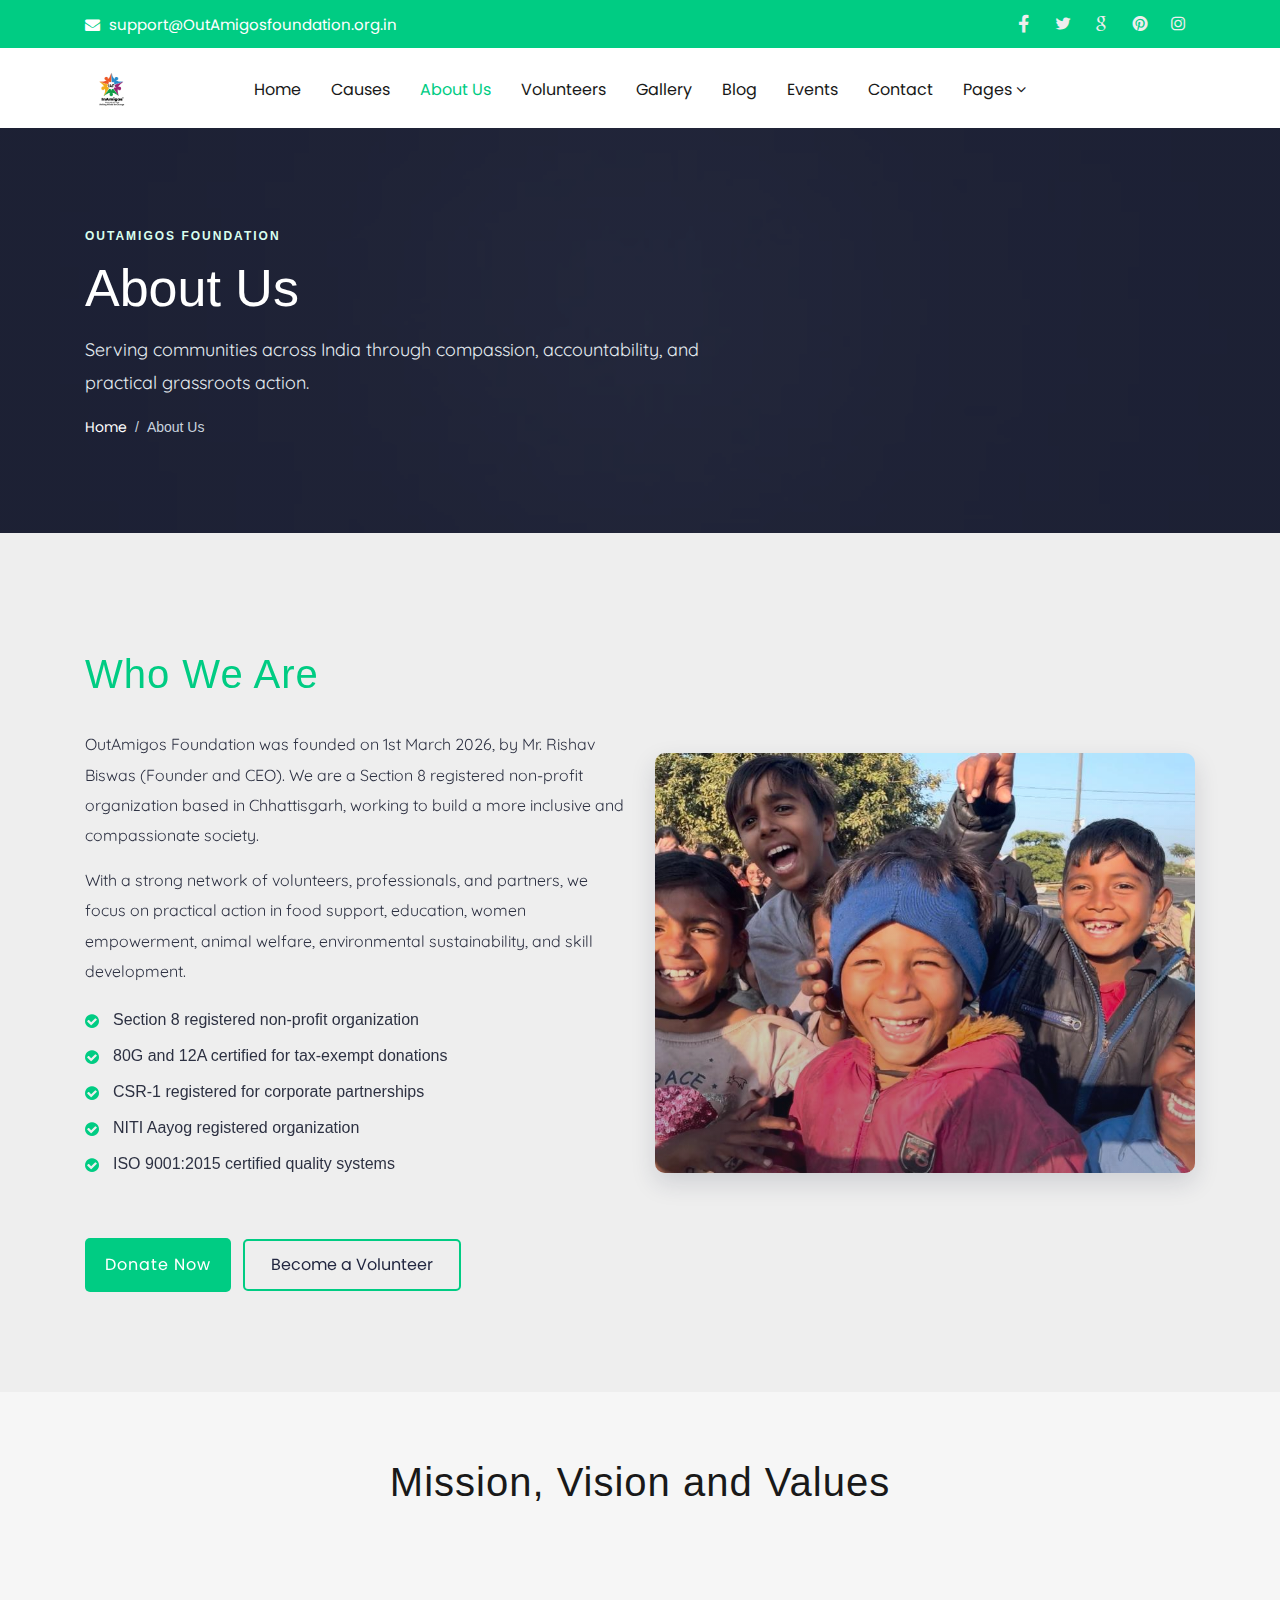
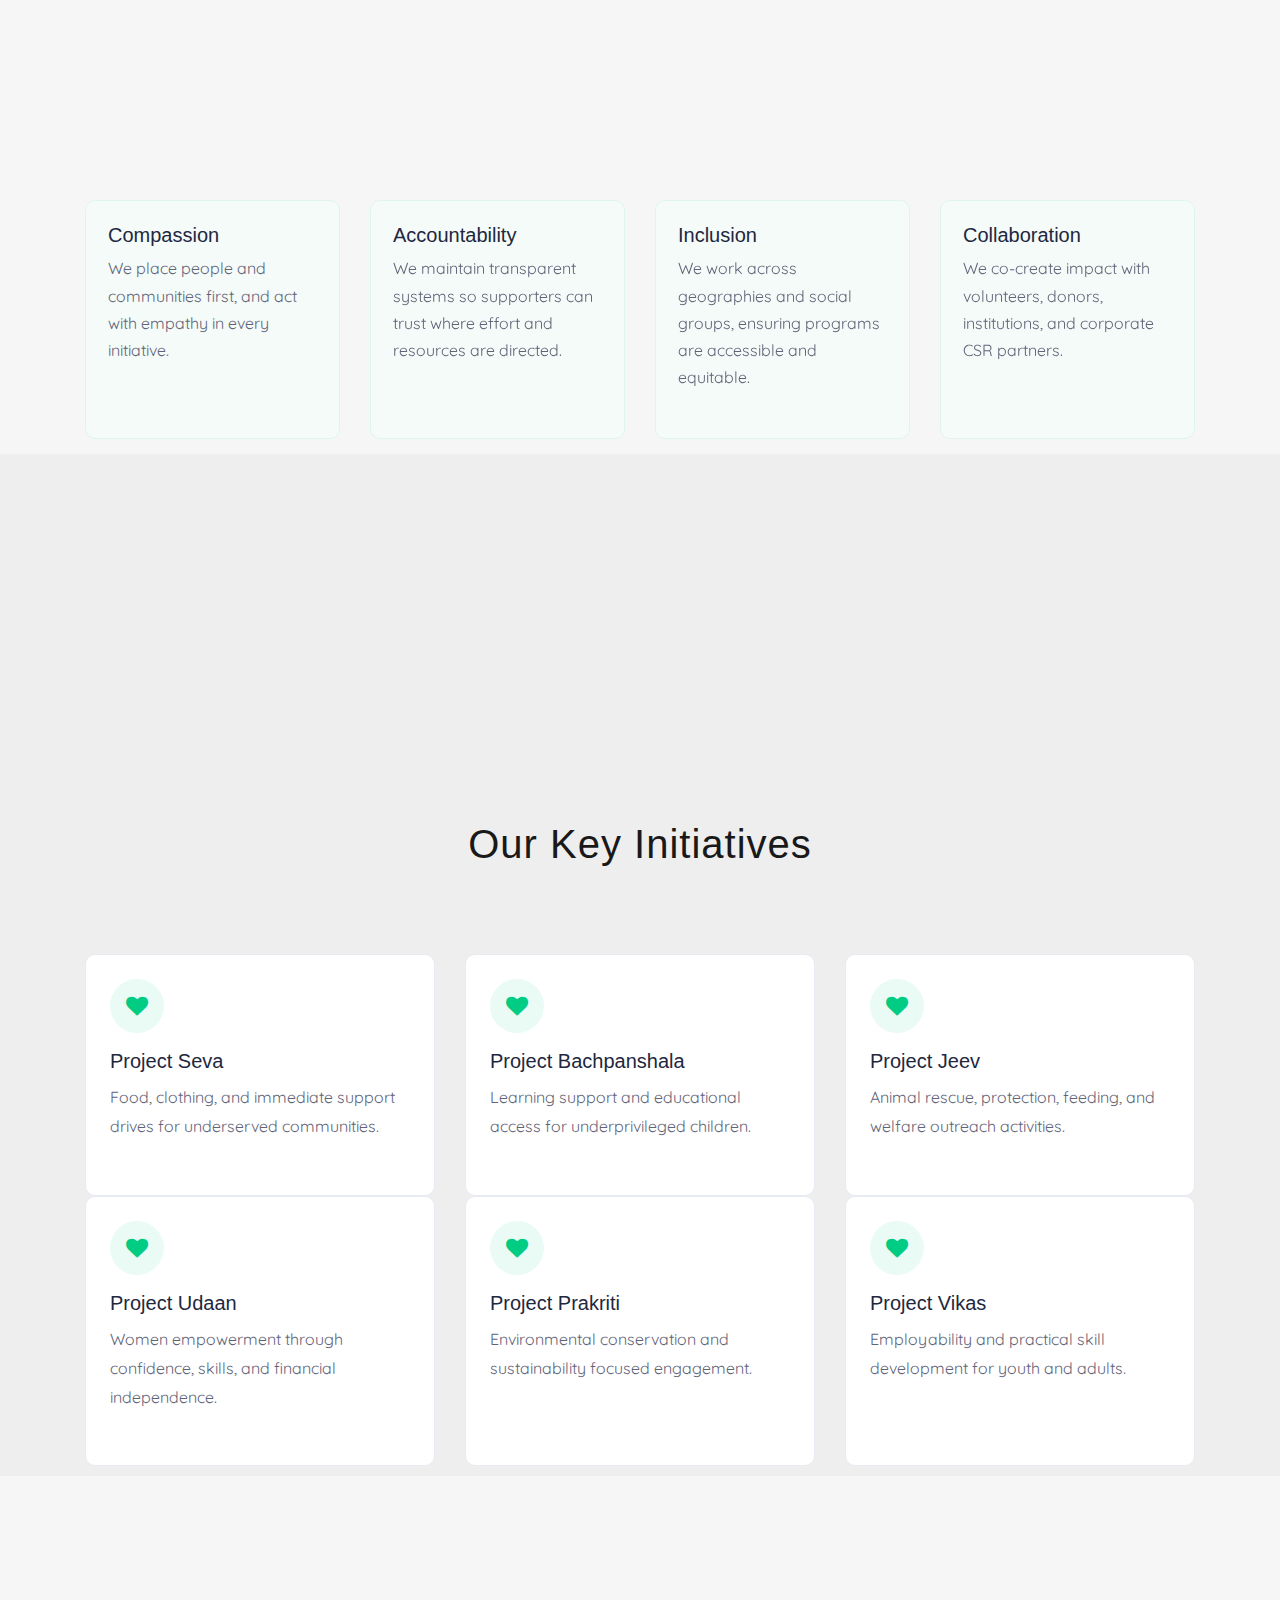
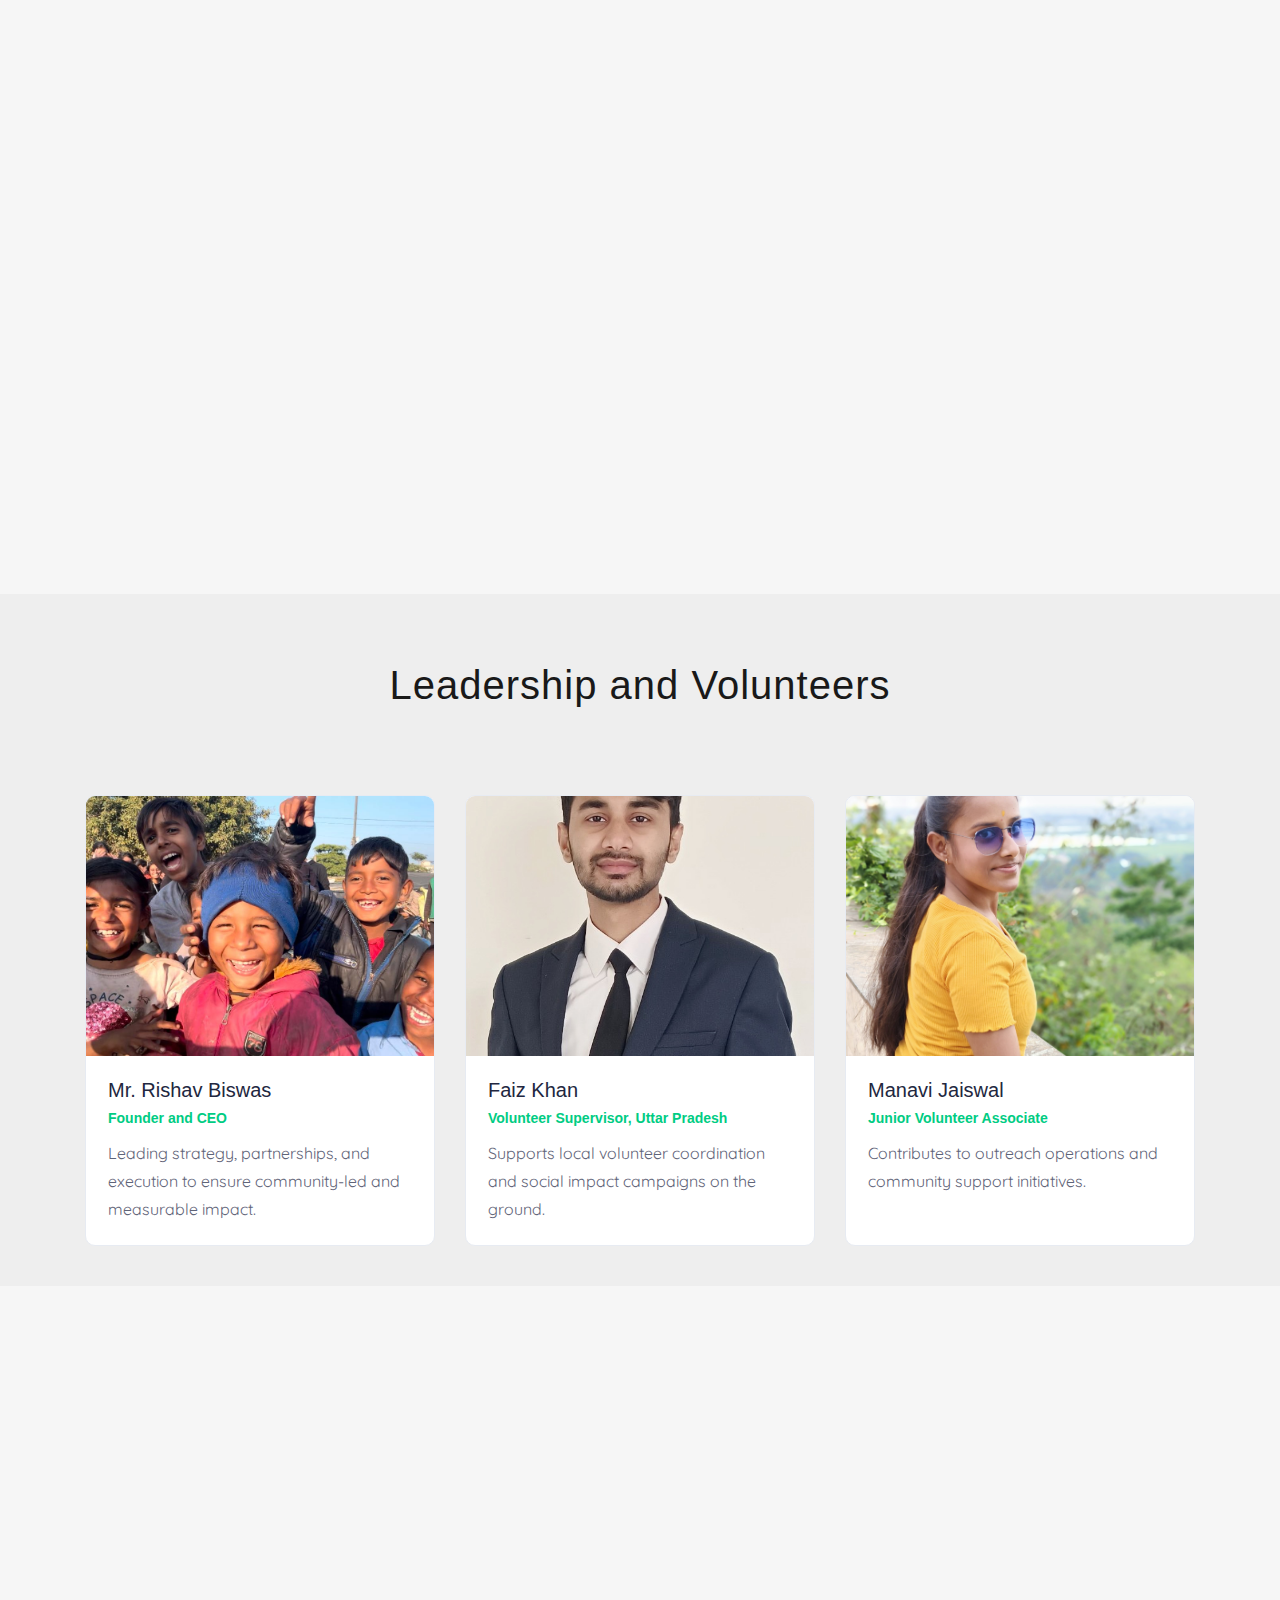
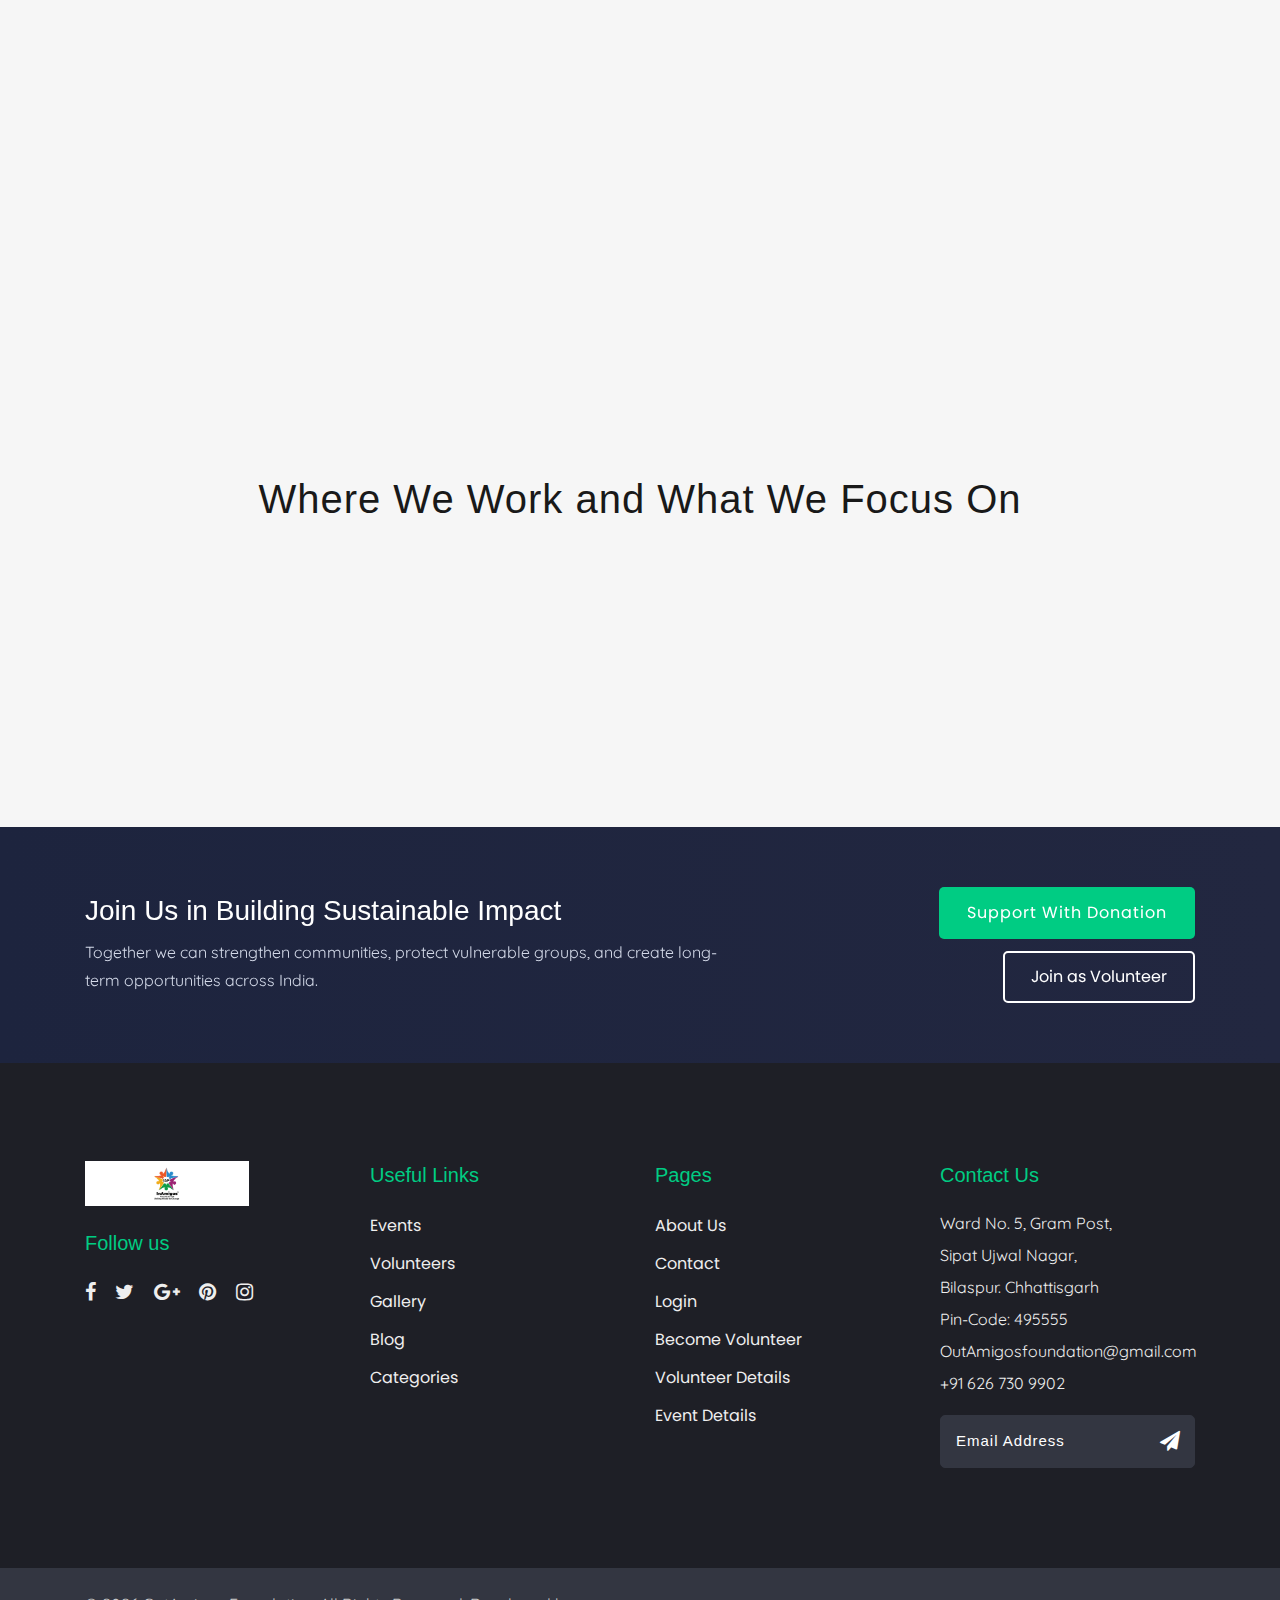
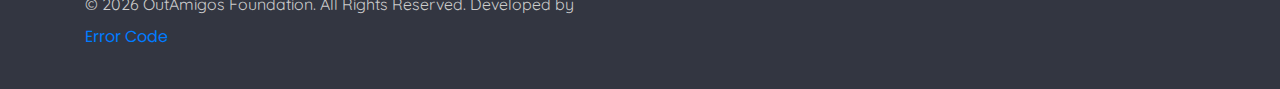
<file: about.html>
<!DOCTYPE html>
<html lang="en">
<head>
  <meta charset="UTF-8">
  <meta http-equiv="X-UA-Compatible" content="IE=edge,chrome=1">
  <meta name="viewport" content="width=device-width, initial-scale=1, shrink-to-fit=no">
  <meta name="referrer" content="strict-origin-when-cross-origin">
  <meta http-equiv="Content-Security-Policy" content="default-src 'self' https: data: blob:; script-src 'self' 'unsafe-inline' 'unsafe-eval' https:; style-src 'self' 'unsafe-inline' https:; img-src 'self' data: blob: https:; font-src 'self' data: https:; connect-src 'self' https:; frame-src https:; object-src 'none'; base-uri 'self'; form-action 'self' https://OutAmigosfoundation.org.in https://forms.gle;">
  <meta http-equiv="Permissions-Policy" content="camera=(), microphone=(), geolocation=()">
  <meta name="description" content="Learn about OutAmigos Foundation, our mission, impact areas, compliance, leadership, and how you can support our work across India.">
  <meta name="keywords" content="OutAmigos Foundation, NGO, About Us, CSR, 80G, 12A">
  <title>About Us - OutAmigos Foundation</title>

  <link href="css/bootstrap.min.css" rel="stylesheet">
  <link href="css/style.css" rel="stylesheet">
  <link href="css/responsive.css" rel="stylesheet">
  <link href="css/line-awesome.min.css" rel="stylesheet">
  <link href="css/font-awesome.min.css" rel="stylesheet">
  <link href="css/animate.css" rel="stylesheet">
  <link href="css/barfiller.css" rel="stylesheet">
  <link href="css/magnific-popup.css" rel="stylesheet">
  <link href="css/flaticon.css" rel="stylesheet">
  <link href="css/owl.carousel.css" rel="stylesheet">
  <link href="css/aos.css" rel="stylesheet">
  <link href="css/red.css" rel="stylesheet">
  <link href="css/video.css" rel="stylesheet">
  <link rel="apple-touch-icon" href="images/1744214680.jpg">
  <link rel="shortcut icon" href="images/1744214680.jpg">

  <style>
    :root {
      --brand-green: #00CC83;
      --brand-dark: #222740;
      --brand-soft: #f5fbf8;
      --text-main: #2d3142;
      --text-muted: #5f6478;
      --white: #ffffff;
    }

    .header-top-area {
      background: var(--brand-green);
      padding: 7px;
    }

    .main-menu .navbar-nav .nav-link.active,
    .main-menu li.nav-item:hover > a {
      color: var(--brand-green);
    }

    .main-btn {
      display: inline-block;
      background: var(--brand-green);
      color: var(--white);
      font-size: 16px;
      font-weight: 500;
      letter-spacing: 1px;
      text-transform: capitalize;
      padding: 14px 28px;
      border-radius: 5px;
      transition: .3s;
      border: 0;
    }

    .main-btn:hover {
      background: var(--brand-dark);
      color: var(--white);
    }

    .about-outline-btn {
      display: inline-block;
      padding: 12px 26px;
      border-radius: 5px;
      border: 2px solid var(--brand-green);
      color: var(--brand-dark);
      font-weight: 500;
      transition: .3s;
    }

    .about-outline-btn:hover {
      background: var(--brand-green);
      color: var(--white);
    }

    .about-page-hero {
      position: relative;
      background: linear-gradient(rgba(34, 39, 64, .78), rgba(34, 39, 64, .78)), url('images/169090863311.jpg') center/cover no-repeat;
      color: var(--white);
      padding: 95px 0;
    }

    .about-kicker {
      display: inline-block;
      text-transform: uppercase;
      letter-spacing: 2px;
      font-size: 12px;
      font-weight: 700;
      color: #d9ffef;
      margin-bottom: 12px;
    }

    .about-page-hero h1 {
      color: var(--white);
      margin-bottom: 15px;
      font-size: 52px;
    }

    .about-page-hero p {
      color: #e6edf2;
      max-width: 680px;
      font-size: 18px;
      line-height: 1.8;
      margin-bottom: 18px;
    }

    .about-breadcrumb {
      margin: 0;
      padding: 0;
      list-style: none;
      display: flex;
      flex-wrap: wrap;
      gap: 8px;
      align-items: center;
    }

    .about-breadcrumb li {
      color: #c9d3df;
      font-size: 14px;
    }

    .about-breadcrumb li + li::before {
      content: "/";
      margin-right: 8px;
      color: #c9d3df;
    }

    .about-breadcrumb a {
      color: var(--white);
    }

    .about-area {
      padding: 80px 0;
    }

    .about-content {
      color: var(--text-main);
    }

    .about-content .section-title h2 {
      color: var(--brand-green);
      margin-bottom: 25px;
    }

    .about-intro p {
      font-size: 16px;
      line-height: 1.9;
      color: var(--text-main);
      margin-bottom: 14px;
    }

    .about-highlight-list {
      list-style: none;
      margin: 22px 0 30px;
      padding: 0;
    }

    .about-highlight-list li {
      position: relative;
      padding-left: 28px;
      margin-bottom: 12px;
      color: var(--text-main);
      font-weight: 500;
    }

    .about-highlight-list li i {
      position: absolute;
      left: 0;
      top: 5px;
      color: var(--brand-green);
    }

    .about-action-group {
      display: flex;
      flex-wrap: wrap;
      gap: 12px;
      align-items: center;
    }

    .about-us-bg {
      background-size: cover;
      background-position: center;
      min-height: 420px;
      border-radius: 10px;
      box-shadow: 0 10px 25px rgba(34, 39, 64, .15);
      position: relative;
      overflow: hidden;
    }

    .about-us-bg::after {
      content: "";
      position: absolute;
      left: 0;
      top: 0;
      width: 100%;
      height: 100%;
      background: linear-gradient(180deg, rgba(0, 0, 0, 0) 10%, rgba(34, 39, 64, .35) 100%);
    }

    .about-card {
      background: var(--white);
      border-radius: 10px;
      padding: 28px;
      box-shadow: 0 7px 20px rgba(34, 39, 64, .08);
      height: 100%;
    }

    .about-card h4,
    .about-card h5 {
      color: var(--brand-dark);
      margin-bottom: 12px;
    }

    .about-card p {
      margin: 0;
      color: var(--text-muted);
      line-height: 1.8;
    }

    .about-value-card {
      background: var(--brand-soft);
      border: 1px solid #ddf5eb;
      border-radius: 10px;
      padding: 22px;
      height: 100%;
      margin-top: 25px;
    }

    .about-value-card h5 {
      color: var(--brand-dark);
      margin-bottom: 8px;
    }

    .about-value-card p {
      margin: 0;
      color: var(--text-muted);
      line-height: 1.7;
    }

    .about-initiative-card {
      border: 1px solid #e8ebf2;
      border-radius: 10px;
      padding: 24px;
      margin-top: 30px;
      transition: .3s;
      height: 100%;
      background: var(--white);
    }

    .about-initiative-card:hover {
      transform: translateY(-6px);
      box-shadow: 0 10px 24px rgba(34, 39, 64, .12);
      border-color: #d7e4f8;
    }

    .about-initiative-card .icon {
      width: 54px;
      height: 54px;
      line-height: 56px;
      text-align: center;
      display: inline-block;
      border-radius: 50%;
      background: #e9fbf4;
      color: var(--brand-green);
      font-size: 22px;
      margin-bottom: 16px;
    }

    .about-initiative-card h5 {
      margin-bottom: 10px;
      color: var(--brand-dark);
    }

    .about-initiative-card p {
      margin: 0;
      color: var(--text-muted);
      line-height: 1.8;
    }

    .about-timeline {
      position: relative;
      padding-left: 24px;
    }

    .about-timeline::before {
      content: "";
      position: absolute;
      left: 7px;
      top: 2px;
      width: 2px;
      height: calc(100% - 8px);
      background: #d6f4e7;
    }

    .about-timeline-item {
      position: relative;
      margin-bottom: 28px;
      padding-left: 22px;
    }

    .about-timeline-item:last-child {
      margin-bottom: 0;
    }

    .about-timeline-item::before {
      content: "";
      position: absolute;
      left: -22px;
      top: 7px;
      width: 14px;
      height: 14px;
      border-radius: 50%;
      background: var(--brand-green);
      box-shadow: 0 0 0 5px #e7f9f1;
    }

    .about-timeline-year {
      display: inline-block;
      font-size: 12px;
      font-weight: 700;
      letter-spacing: 1.2px;
      text-transform: uppercase;
      color: var(--brand-green);
      margin-bottom: 5px;
    }

    .about-timeline-item h5 {
      margin-bottom: 8px;
      color: var(--brand-dark);
    }

    .about-timeline-item p {
      color: var(--text-muted);
      line-height: 1.7;
      margin: 0;
    }

    .about-info-card {
      background: var(--white);
      border-radius: 10px;
      padding: 28px;
      box-shadow: 0 7px 20px rgba(34, 39, 64, .08);
    }

    .about-info-card p {
      color: var(--text-muted);
      line-height: 1.8;
    }

    .about-badge-wrap {
      display: flex;
      flex-wrap: wrap;
      gap: 10px;
      margin: 16px 0 0;
    }

    .mar-top-30 {
      margin-top: 30px;
    }

    .about-badge {
      display: inline-block;
      background: #e7f9f1;
      color: #066b47;
      padding: 8px 12px;
      border-radius: 40px;
      font-size: 13px;
      font-weight: 600;
      line-height: 1.3;
    }

    .about-badge-muted {
      background: #eef2f9;
      color: #304166;
    }

    .about-leader-card {
      border: 1px solid #e7ebf2;
      border-radius: 10px;
      overflow: hidden;
      margin-top: 30px;
      background: var(--white);
      height: calc(100% - 30px);
    }

    .about-leader-image {
      height: 260px;
      background-size: cover;
      background-position: center;
    }

    .about-leader-content {
      padding: 22px;
    }

    .about-leader-content h5 {
      color: var(--brand-dark);
      margin-bottom: 6px;
    }

    .about-leader-role {
      color: var(--brand-green);
      font-weight: 600;
      margin-bottom: 10px;
      display: block;
      font-size: 14px;
    }

    .about-leader-content p {
      color: var(--text-muted);
      margin: 0;
      line-height: 1.75;
    }

    .about-help-card {
      background: var(--white);
      border-radius: 10px;
      box-shadow: 0 7px 20px rgba(34, 39, 64, .08);
      padding: 28px;
    }

    .about-help-card h4 {
      margin-bottom: 14px;
      color: var(--brand-dark);
    }

    .about-help-card p {
      color: var(--text-muted);
      line-height: 1.8;
    }

    .about-help-list {
      list-style: none;
      padding: 0;
      margin: 16px 0 24px;
    }

    .about-help-list li {
      position: relative;
      padding-left: 26px;
      margin-bottom: 11px;
      color: var(--text-main);
      font-weight: 500;
    }

    .about-help-list li i {
      position: absolute;
      left: 0;
      top: 6px;
      color: var(--brand-green);
    }

    .about-cta {
      background: linear-gradient(90deg, #1d243e 0%, #222740 100%);
      padding: 60px 0;
    }

    .about-cta h3 {
      color: var(--white);
      margin-bottom: 10px;
    }

    .about-cta p {
      color: #d3d9e8;
      margin: 0;
      line-height: 1.8;
    }

    .about-cta .about-action-group {
      justify-content: flex-end;
    }

    .about-cta #cta-volunteer-btn {
      color: #ffffff;
      border-color: #ffffff;
    }

    .footer-area {
      background: #1E1F26;
      color: var(--white);
    }

    .copyright-area {
      background: #333641;
      color: var(--white);
    }

    .footer-area h5 {
      margin: 20px 0;
      color: var(--brand-green);
    }

    .footer-area ul li a:hover {
      color: var(--brand-green);
    }

    .subscribe-form input {
      background: #333641;
      border-color: #333641;
      color: var(--white);
    }

    .subscribe-form button {
      width: 40px;
      height: 40px;
      font-size: 20px;
      background-color: #333641;
      color: var(--white);
      transition: all 0.3s ease-out 0s;
      border: 0;
      position: absolute;
      bottom: 27px;
      right: 5px;
      cursor: pointer;
    }

    #backTop {
      width: 35px;
      height: 35px;
      padding: 10px;
      border-radius: 4px;
      text-indent: -9999px;
      cursor: pointer;
      z-index: 999999999;
      display: none;
      box-sizing: content-box;
      -webkit-box-sizing: content-box;
    }

    #backTop.red {
      background: url(images/uparr-48-w.png) no-repeat center center;
      background-color: var(--brand-green);
      border: 1px solid var(--brand-green);
    }

    #backTop.red:hover,
    #backTop:hover {
      background-color: var(--brand-dark);
    }

    @media only screen and (max-width: 991px) {
      .about-page-hero {
        padding: 75px 0;
      }

      .about-page-hero h1 {
        font-size: 40px;
      }

      .about-us-bg {
        margin-top: 30px;
      }

      .about-cta .about-action-group {
        justify-content: flex-start;
        margin-top: 20px;
      }

      .navbar-toggler-icon {
        display: block;
        width: 30px;
        height: 2px;
        background-color: var(--brand-green);
        margin: 6px 0;
        transition: all 0.3s ease-out 0s;
      }
    }

    @media only screen and (max-width: 767px) {
      .about-page-hero h1 {
        font-size: 34px;
      }

      .about-page-hero p {
        font-size: 16px;
      }

      .about-card,
      .about-info-card,
      .about-help-card {
        padding: 22px;
      }

      .about-leader-image {
        height: 230px;
      }

      .navbar-toggler-icon {
        display: block;
        width: 30px;
        height: 2px;
        background-color: var(--brand-green);
        margin: 6px 0;
        transition: all 0.3s ease-out 0s;
      }
    }
  </style>
</head>
<body>
  <div class="header-top-area">
    <div class="container">
      <div class="row">
        <div class="col-lg-5 col-md-12 col-sm-12">
          <div class="site-info">
            <ul>
              <li>
                <a href="mailto:support@OutAmigosfoundation.org.in" class="email-def">
                  <i class="fa fa-envelope"></i> support@OutAmigosfoundation.org.in
                </a>
              </li>
            </ul>
          </div>
        </div>
        <div class="col-lg-2 col-md-6 col-sm-12">
          <p class="welcome-message"></p>
        </div>
        <div class="col-lg-5 col-md-6 col-sm-12 text-right">
          <div class="social-icon">
            <a href="https://www.facebook.com/OutAmigos.OutAmigos" target="_blank" rel="noopener noreferrer"><i class="lab la-facebook-f"></i></a>
            <a href="https://twitter.com" target="_blank" rel="noopener noreferrer"><i class="lab la-twitter"></i></a>
            <a href="https://google.com" target="_blank" rel="noopener noreferrer"><i class="lab la-google"></i></a>
            <a href="https://pinterest.com" target="_blank" rel="noopener noreferrer"><i class="lab la-pinterest"></i></a>
            <a href="https://www.instagram.com/OutAmigos/" target="_blank" rel="noopener noreferrer"><i class="lab la-instagram"></i></a>
          </div>
        </div>
      </div>
    </div>
  </div>

  <div class="header-area">
    <div class="sticky-area">
      <div class="navigation">
        <div class="row">
          <div class="col-lg-2">
            <div class="logo">
              <a href="index.html" class="navbar-brand">
                <img src="images/174421468011.jpg" alt="OutAmigos Foundation">
              </a>
            </div>
          </div>
          <div class="col-lg-8">
            <div class="main-menu">
              <nav class="navbar navbar-expand-lg">
                <button class="navbar-toggler" type="button" data-toggle="collapse" data-target="#navbarSupportedContent" aria-controls="navbarSupportedContent" aria-expanded="false" aria-label="Toggle navigation">
                  <span class="navbar-toggler-icon"></span>
                  <span class="navbar-toggler-icon"></span>
                  <span class="navbar-toggler-icon"></span>
                </button>
                <div class="collapse navbar-collapse justify-content-center" id="navbarSupportedContent">
                  <ul class="navbar-nav m-auto">
                    <li class="nav-item"><a class="nav-link" href="index.html">Home</a></li>
                    <li class="nav-item"><a class="nav-link" href="causes.html">Causes</a></li>
                    <li class="nav-item"><a class="nav-link active" href="about.html">About Us</a></li>
                    <li class="nav-item"><a class="nav-link" href="volunteers.html">Volunteers</a></li>
                    <li class="nav-item"><a class="nav-link" href="gallery.html">Gallery</a></li>
                    <li class="nav-item"><a class="nav-link" href="blog.html">Blog</a></li>
                    <li class="nav-item"><a class="nav-link" href="events.html">Events</a></li>
                    <li class="nav-item"><a class="nav-link" href="contact.html">Contact</a></li>
                    <li class="nav-item">
                      <a class="nav-link" href="#">Pages <i class="fa fa-angle-down arrows"></i></a>
                      <ul class="sub-menu">
                        <li><a href="categories.html">Categories</a></li>
                        <li><a href="login.html">Login</a></li>
                        <li><a href="become-volunteer.html">Become Volunteer</a></li>
                        <li><a href="volunteer-details.html">Volunteer Details</a></li>
                        <li><a href="event-details.html">Event Details</a></li>
                      </ul>
                    </li>
                  </ul>
                </div>
              </nav>
            </div>
          </div>
        </div>
      </div>
    </div>
  </div>

  <section class="about-page-hero">
    <div class="container">
      <span class="about-kicker">OutAmigos Foundation</span>
      <h1>About Us</h1>
      <p>Serving communities across India through compassion, accountability, and practical grassroots action.</p>
      <ul class="about-breadcrumb">
        <li><a href="index.html">Home</a></li>
        <li>About Us</li>
      </ul>
    </div>
  </section>

  <section class="about-area section-padding theme-3">
    <div class="container">
      <div class="row align-items-center">
        <div class="col-lg-6" data-aos="fade-right" data-aos-delay="150">
          <div class="about-content">
            <div class="section-title">
              <h2 id="about-overview-title">Who We Are</h2>
            </div>
            <div id="about-intro" class="about-intro"></div>
            <ul id="about-highlights" class="about-highlight-list"></ul>
            <div class="about-action-group">
              <a id="overview-donate-btn" href="https://rzp.io/l/kWQ87HP" class="main-btn" target="_blank" rel="noopener noreferrer">Donate Now</a>
              <a id="overview-volunteer-btn" href="https://forms.gle/AB4c1hLaDDmtrKGU7" class="about-outline-btn" target="_blank" rel="noopener noreferrer">Become a Volunteer</a>
            </div>
          </div>
        </div>
        <div class="col-lg-6" data-aos="fade-left" data-aos-delay="150">
          <div class="about-us-bg" id="about-bg" style="background-image: url('images/1738236437.jpg')"></div>
        </div>
      </div>
    </div>
  </section>

  <section class="gray-bg section-padding">
    <div class="container">
      <div class="row">
        <div class="col-lg-12 text-center mar-bt-30">
          <div class="section-title">
            <h2>Mission, Vision and Values</h2>
          </div>
        </div>
      </div>
      <div class="row">
        <div class="col-lg-6 mar-bt-30" data-aos="fade-up" data-aos-delay="100">
          <div class="about-card">
            <h4>Our Mission</h4>
            <p id="about-mission"></p>
          </div>
        </div>
        <div class="col-lg-6 mar-bt-30" data-aos="fade-up" data-aos-delay="150">
          <div class="about-card">
            <h4>Our Vision</h4>
            <p id="about-vision"></p>
          </div>
        </div>
      </div>
      <div class="row" id="values-grid"></div>
    </div>
  </section>

  <div class="achievement-area" style="background-image: url('images/169090863311.jpg');" data-aos="fade-up" data-aos-delay="120">
    <div class="container">
      <div class="row" id="impact-stats"></div>
    </div>
  </div>

  <section class="section-padding">
    <div class="container">
      <div class="row">
        <div class="col-lg-12 text-center mar-bt-30">
          <div class="section-title">
            <h2>Our Key Initiatives</h2>
          </div>
        </div>
      </div>
      <div class="row" id="initiatives-grid"></div>
    </div>
  </section>

  <section class="gray-bg section-padding">
    <div class="container">
      <div class="row align-items-start">
        <div class="col-lg-7 mar-bt-30" data-aos="fade-right" data-aos-delay="100">
          <div class="about-card">
            <h4>Our Journey</h4>
            <div class="about-timeline" id="timeline-list"></div>
          </div>
        </div>
        <div class="col-lg-5 mar-bt-30" data-aos="fade-left" data-aos-delay="140">
          <div class="about-info-card">
            <h4>Governance and Compliance</h4>
            <p>We follow transparent governance and documented compliance standards to build long-term trust with communities, donors, and partners.</p>
            <div id="compliance-list" class="about-badge-wrap"></div>
            <h5 class="mar-top-30">Collaboration Network</h5>
            <div id="partners-list" class="about-badge-wrap"></div>
          </div>
        </div>
      </div>
    </div>
  </section>

  <section class="team-area section-padding">
    <div class="container">
      <div class="row">
        <div class="col-lg-12 text-center mar-bt-30">
          <div class="section-title">
            <h2>Leadership and Volunteers</h2>
          </div>
        </div>
      </div>
      <div class="row" id="leadership-grid"></div>
    </div>
  </section>

  <section class="gray-bg section-padding">
    <div class="container">
      <div class="row align-items-start">
        <div class="col-lg-7 mar-bt-30" data-aos="fade-right" data-aos-delay="120">
          <div class="section-title">
            <h2>Frequently Asked Questions</h2>
          </div>
          <div class="styled-faq">
            <div class="panel-group" id="about-faq"></div>
          </div>
        </div>
        <div class="col-lg-5 mar-bt-30" data-aos="fade-left" data-aos-delay="160">
          <div class="about-help-card">
            <h4>How You Can Help</h4>
            <p>Every contribution drives real-world support. You can help us through donations, volunteer hours, advocacy, and partnerships.</p>
            <ul class="about-help-list">
              <li><i class="fa fa-check-circle"></i> Sponsor a community support drive</li>
              <li><i class="fa fa-check-circle"></i> Join our volunteer operations</li>
              <li><i class="fa fa-check-circle"></i> Partner through CSR initiatives</li>
              <li><i class="fa fa-check-circle"></i> Share our mission in your network</li>
            </ul>
            <a id="help-contact-btn" href="contact.html" class="main-btn">Contact Our Team</a>
          </div>
        </div>
      </div>
    </div>
  </section>

  <!-- extra-content:about -->
  <section class="gray-bg section-padding">
    <div class="container">
      <div class="row">
        <div class="col-lg-12 text-center mar-bt-30">
          <div class="section-title">
            <h2>Where We Work and What We Focus On</h2>
          </div>
        </div>
      </div>
      <div class="row">
        <div class="col-lg-4" data-aos="fade-up" data-aos-delay="80">
          <div class="about-card">
            <h5>Geographic Reach</h5>
            <p>OutAmigos Foundation supports campaigns across multiple states through local volunteers and collaborative networks.</p>
          </div>
        </div>
        <div class="col-lg-4" data-aos="fade-up" data-aos-delay="130">
          <div class="about-card">
            <h5>Program Balance</h5>
            <p>Our work balances immediate relief efforts with long-term empowerment programs in education, livelihoods, and sustainability.</p>
          </div>
        </div>
        <div class="col-lg-4" data-aos="fade-up" data-aos-delay="180">
          <div class="about-card">
            <h5>Community Partnerships</h5>
            <p>We collaborate with civil groups, institutions, and CSR partners to scale impact responsibly and transparently.</p>
          </div>
        </div>
      </div>
    </div>
  </section>
  <section class="about-cta">
    <div class="container">
      <div class="row align-items-center">
        <div class="col-lg-7">
          <h3>Join Us in Building Sustainable Impact</h3>
          <p>Together we can strengthen communities, protect vulnerable groups, and create long-term opportunities across India.</p>
        </div>
        <div class="col-lg-5">
          <div class="about-action-group">
            <a id="cta-donate-btn" href="https://rzp.io/l/kWQ87HP" class="main-btn" target="_blank" rel="noopener noreferrer">Support With Donation</a>
            <a id="cta-volunteer-btn" href="https://forms.gle/AB4c1hLaDDmtrKGU7" class="about-outline-btn" target="_blank" rel="noopener noreferrer">Join as Volunteer</a>
          </div>
        </div>
      </div>
    </div>
  </section>

  <footer class="footer-area">
    <div class="container">
      <div class="footer-up">
        <div class="row">
          <div class="col-lg-3 col-md-6 col-sm-12">
            <div class="logo">
              <a href="index.html" class="navbar-brand">
                <img src="images/1744214680113.jpg" alt="OutAmigos Foundation">
              </a>
            </div>
            <div class="contact-info">
              <h5>Follow us</h5>
              <ul>
                <li><a href="https://www.facebook.com/OutAmigos.OutAmigos" target="_blank" rel="noopener noreferrer"><i class="fa fa-facebook"></i></a></li>
                <li><a href="https://twitter.com" target="_blank" rel="noopener noreferrer"><i class="fa fa-twitter"></i></a></li>
                <li><a href="https://google.com" target="_blank" rel="noopener noreferrer"><i class="fa fa-google-plus"></i></a></li>
                <li><a href="https://pinterest.com" target="_blank" rel="noopener noreferrer"><i class="fa fa-pinterest"></i></a></li>
                <li><a href="https://www.instagram.com/OutAmigos/" target="_blank" rel="noopener noreferrer"><i class="fa fa-instagram"></i></a></li>
              </ul>
            </div>
          </div>
          <div class="col-lg-3 col-md-6 com-sm-12">
            <h5>Useful Links</h5>
            <ul>
              <li>
                <a href="events.html">Events</a>
                <a href="volunteers.html">Volunteers</a>
                <a href="gallery.html">Gallery</a>
                <a href="blog.html">Blog</a>
                <a href="categories.html">Categories</a>
              </li>
            </ul>
          </div>
          <div class="col-lg-3 col-md-6 col-sm-12">
            <h5>Pages</h5>
            <ul>
              <li>
                <a href="about.html">About Us</a>
                <a href="contact.html">Contact</a>
                <a href="login.html">Login</a>
                <a href="become-volunteer.html">Become Volunteer</a>
                <a href="volunteer-details.html">Volunteer Details</a>
                <a href="event-details.html">Event Details</a>
              </li>
            </ul>
          </div>
          <div class="col-lg-3 col-md-6">
            <div class="subscribe-form">
              <h5>Contact Us</h5>
              <p>
                Ward No. 5, Gram Post,<br>
                Sipat Ujwal Nagar,<br>
                Bilaspur. Chhattisgarh<br>
                Pin-Code: 495555<br>
                OutAmigosfoundation@gmail.com<br>
                +91 626 730 9902
              </p>
              <form action="https://OutAmigosfoundation.org.in/newsletter" id="footer_form" method="post" enctype="multipart/form-data">
                <input type="hidden" name="_token" value="nFqaQLOWchDXb73CydaLy5GTwwPMDDlWoFwdPL3U">
                <input type="email" name="news_email" placeholder="Email Address" data-bvalidator="required">
                <button><i class="fa fa-paper-plane"></i></button>
              </form>
            </div>
          </div>
        </div>
      </div>
    </div>
  </footer>

  <div class="copyright-area">
    <div class="container">
      <div class="footer-bottom">
        <div class="row justify-content-center align-items-center">
          <div class="col-lg-6 col-md-6 col-sm-12">
            <p class="copyright-line">
              © <script>document.write(new Date().getFullYear());</script> OutAmigos Foundation. All Rights Reserved.
              Developed by <a href="https://www.instagram.com/erro_rcodee/" target="_blank" rel="noopener noreferrer" style="color: #007bff;">Error Code</a>
            </p>
          </div>
          <div class="col-lg-6 col-md-6 col-sm-12 text-right"></div>
        </div>
      </div>
    </div>
  </div>

  <a id="backTop">Back To Top</a>

  <script src="js/jquery-1.12.4.min.js"></script>
  <script src="js/popper.min.js"></script>
  <script src="js/bootstrap.min.js"></script>
  <script src="js/wow.min.js"></script>
  <script src="js/jquery.waypoints.min.js"></script>
  <script src="js/jquery.counterup.min.js"></script>
  <script src="js/owl.carousel.min.js"></script>
  <script src="js/isotope-3.0.6-min.js"></script>
  <script src="js/magnific-popup.min.js"></script>
  <script src="js/jquery.sticky.js"></script>
  <script src="js/jquery.barfiller.js"></script>
  <script src="js/main.js"></script>
  <script src="js/jquery.bvalidator.min.js"></script>
  <script src="js/default.min.js"></script>
  <script src="js/red.js"></script>
  <script src="js/aos.js"></script>
  <script src="js/jquery.backTop.min.js"></script>
  <script src="data/about-data.js"></script>

  <script>
    (function ($) {
      function setLinks(data) {
        var cta = data.cta || {};

        if (cta.donateUrl) {
          $("#overview-donate-btn, #cta-donate-btn").attr("href", cta.donateUrl);
        }

        if (cta.volunteerUrl) {
          $("#overview-volunteer-btn, #cta-volunteer-btn").attr("href", cta.volunteerUrl);
        }

        if (cta.contactUrl) {
          $("#help-contact-btn").attr("href", cta.contactUrl);
        }
      }

      function renderOverview(data) {
        if (data.overview && data.overview.heading) {
          $("#about-overview-title").text(data.overview.heading);
        }

        var $intro = $("#about-intro").empty();
        if (data.overview && data.overview.intro) {
          $.each(data.overview.intro, function (_, paragraph) {
            $("<p>").text(paragraph).appendTo($intro);
          });
        } else if (typeof ABOUT_US_TEXT !== "undefined") {
          $("<p>").text(ABOUT_US_TEXT).appendTo($intro);
        }

        var $highlights = $("#about-highlights").empty();
        $.each((data.overview && data.overview.highlights) || [], function (_, item) {
          var $li = $("<li>");
          $("<i>", { "class": "fa fa-check-circle" }).appendTo($li);
          $li.append(document.createTextNode(item));
          $highlights.append($li);
        });
      }

      function renderMissionVision(data) {
        $("#about-mission").text(data.mission || "");
        $("#about-vision").text(data.vision || "");

        var $valuesGrid = $("#values-grid").empty();
        $.each(data.values || [], function (_, valueItem) {
          var $col = $("<div>", { "class": "col-lg-3 col-md-6" });
          var $card = $("<div>", { "class": "about-value-card" });

          $("<h5>").text(valueItem.title || "").appendTo($card);
          $("<p>").text(valueItem.description || "").appendTo($card);

          $col.append($card).appendTo($valuesGrid);
        });
      }

      function renderStats(data) {
        var $stats = $("#impact-stats").empty();

        $.each(data.impactStats || [], function (_, stat) {
          var $col = $("<div>", { "class": "col-lg-3 col-md-3 col-sm-6" });
          var $box = $("<div>", { "class": "single-counter-box" });
          var $icon = $("<span>", { "class": "icon" }).append($("<i>", { "class": stat.icon || "fa fa-heart" }));
          var $count = $("<p>", { "class": "counter-number" }).append($("<span>").text(stat.value || "0"));

          $box.append($icon);
          $box.append($count);
          $("<h6>").text(stat.label || "").appendTo($box);

          $col.append($box).appendTo($stats);
        });
      }

      function renderInitiatives(data) {
        var $grid = $("#initiatives-grid").empty();

        $.each(data.initiatives || [], function (_, initiative) {
          var $col = $("<div>", { "class": "col-lg-4 col-md-6" });
          var $card = $("<div>", { "class": "about-initiative-card" });

          $("<span>", { "class": "icon" }).append($("<i>", { "class": "fa fa-heart" })).appendTo($card);
          $("<h5>").text(initiative.name || "").appendTo($card);
          $("<p>").text(initiative.description || "").appendTo($card);

          $col.append($card).appendTo($grid);
        });
      }

      function renderTimelineAndCompliance(data) {
        var $timeline = $("#timeline-list").empty();
        var $compliance = $("#compliance-list").empty();
        var $partners = $("#partners-list").empty();

        $.each(data.timeline || [], function (_, item) {
          var $entry = $("<div>", { "class": "about-timeline-item" });

          $("<span>", { "class": "about-timeline-year" }).text(item.year || "").appendTo($entry);
          $("<h5>").text(item.title || "").appendTo($entry);
          $("<p>").text(item.description || "").appendTo($entry);

          $timeline.append($entry);
        });

        $.each(data.compliance || [], function (_, item) {
          $("<span>", { "class": "about-badge" }).text(item).appendTo($compliance);
        });

        $.each(data.partners || [], function (_, item) {
          $("<span>", { "class": "about-badge about-badge-muted" }).text(item).appendTo($partners);
        });
      }

      function renderLeadership(data) {
        var $grid = $("#leadership-grid").empty();

        $.each(data.leadership || [], function (_, person) {
          var imagePath = person.image || "images/1738236437.jpg";
          var $col = $("<div>", { "class": "col-lg-4 col-md-6" });
          var $card = $("<div>", { "class": "about-leader-card" });
          var $image = $("<div>", { "class": "about-leader-image" }).css("background-image", "url('" + imagePath + "')");
          var $content = $("<div>", { "class": "about-leader-content" });

          $("<h5>").text(person.name || "").appendTo($content);
          $("<span>", { "class": "about-leader-role" }).text(person.role || "").appendTo($content);
          $("<p>").text(person.bio || "").appendTo($content);

          $card.append($image).append($content);
          $col.append($card).appendTo($grid);
        });
      }

      function refreshFaqIcons() {
        $("#about-faq .panel-heading a").each(function () {
          var isExpanded = $(this).attr("aria-expanded") === "true";
          $(this).find("i").attr("class", isExpanded ? "fa fa-angle-up" : "fa fa-angle-down");
        });
      }

      function renderFaq(data) {
        var $faq = $("#about-faq").empty();

        $.each(data.faq || [], function (index, faqItem) {
          var headingId = "aboutFaqHeading" + index;
          var collapseId = "aboutFaqCollapse" + index;
          var expanded = index === 0;
          var collapseClass = expanded ? "panel-collapse collapse show in" : "panel-collapse collapse";

          var $panel = $("<div>", { "class": "panel panel-default" });
          var $heading = $("<div>", { "class": "panel-heading", id: headingId });
          var $h6 = $("<h6>");
          var $link = $("<a>", {
            href: "#" + collapseId,
            "data-toggle": "collapse",
            "data-parent": "#about-faq",
            "aria-expanded": expanded ? "true" : "false",
            "aria-controls": collapseId
          }).text(faqItem.question || "");

          $link.append(" ").append($("<i>", { "class": expanded ? "fa fa-angle-up" : "fa fa-angle-down" }));
          $h6.append($link);
          $heading.append($h6);

          var $collapse = $("<div>", {
            id: collapseId,
            "class": collapseClass,
            "aria-labelledby": headingId
          });

          $("<div>", { "class": "panel-body" }).text(faqItem.answer || "").appendTo($collapse);

          $panel.append($heading).append($collapse).appendTo($faq);
        });

        $("#about-faq .panel-collapse").on("shown.bs.collapse hidden.bs.collapse", function () {
          refreshFaqIcons();
        });

        refreshFaqIcons();
      }

      function renderAboutPage() {
        var data = typeof ABOUT_US !== "undefined" ? ABOUT_US : null;

        if (!data) {
          if (typeof ABOUT_US_TEXT !== "undefined") {
            $("#about-intro").html("");
            $("<p>").text(ABOUT_US_TEXT).appendTo("#about-intro");
          }
          return;
        }

        renderOverview(data);
        renderMissionVision(data);
        renderStats(data);
        renderInitiatives(data);
        renderTimelineAndCompliance(data);
        renderLeadership(data);
        renderFaq(data);
        setLinks(data);

        if (data.leadership && data.leadership.length && data.leadership[0].image) {
          $("#about-bg").css("background-image", "url('" + data.leadership[0].image + "')");
        }
      }

      $(function () {
        renderAboutPage();

        if ($.fn.backTop) {
          $("#backTop").backTop({
            position: 300,
            speed: 500,
            color: "red"
          });
        }

        if (typeof AOS !== "undefined") {
          AOS.init({
            once: true,
            duration: 700
          });
        }
      });
    })(jQuery);
  </script>
</body>
</html>
</file>
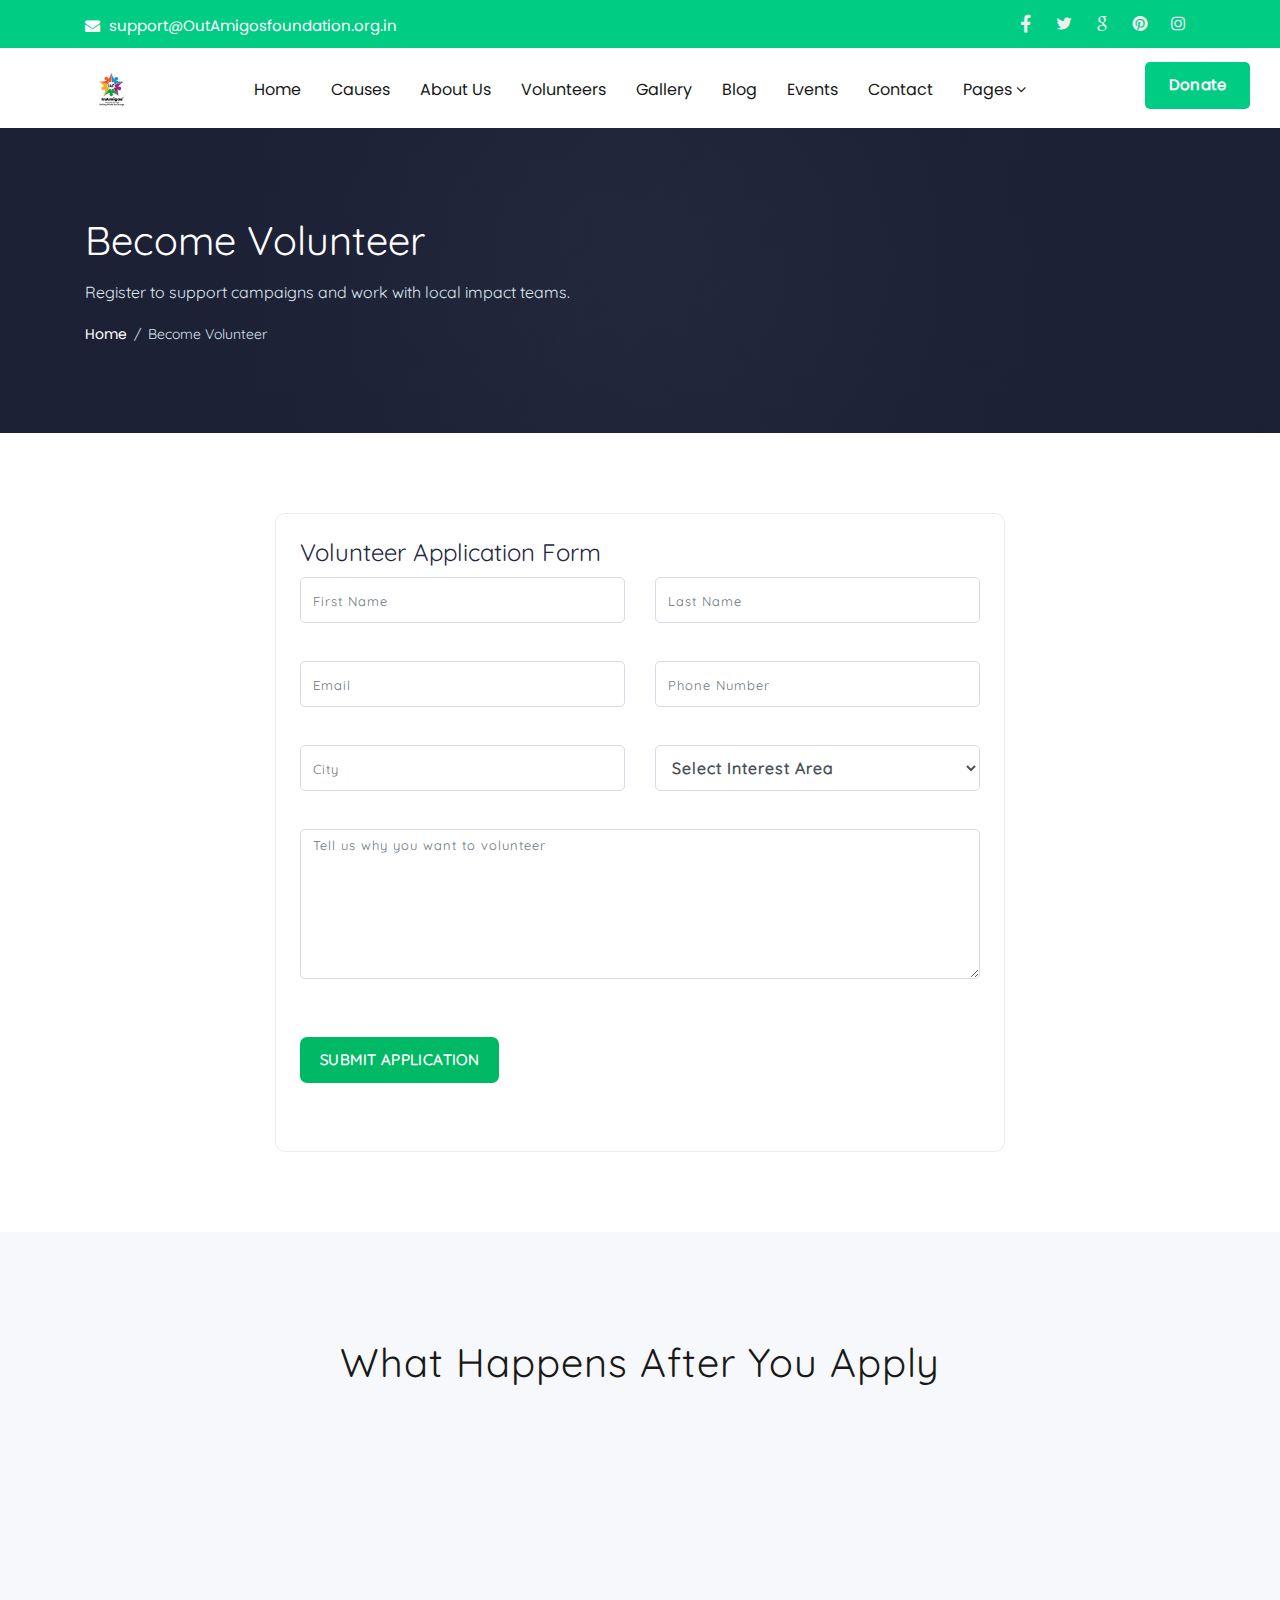
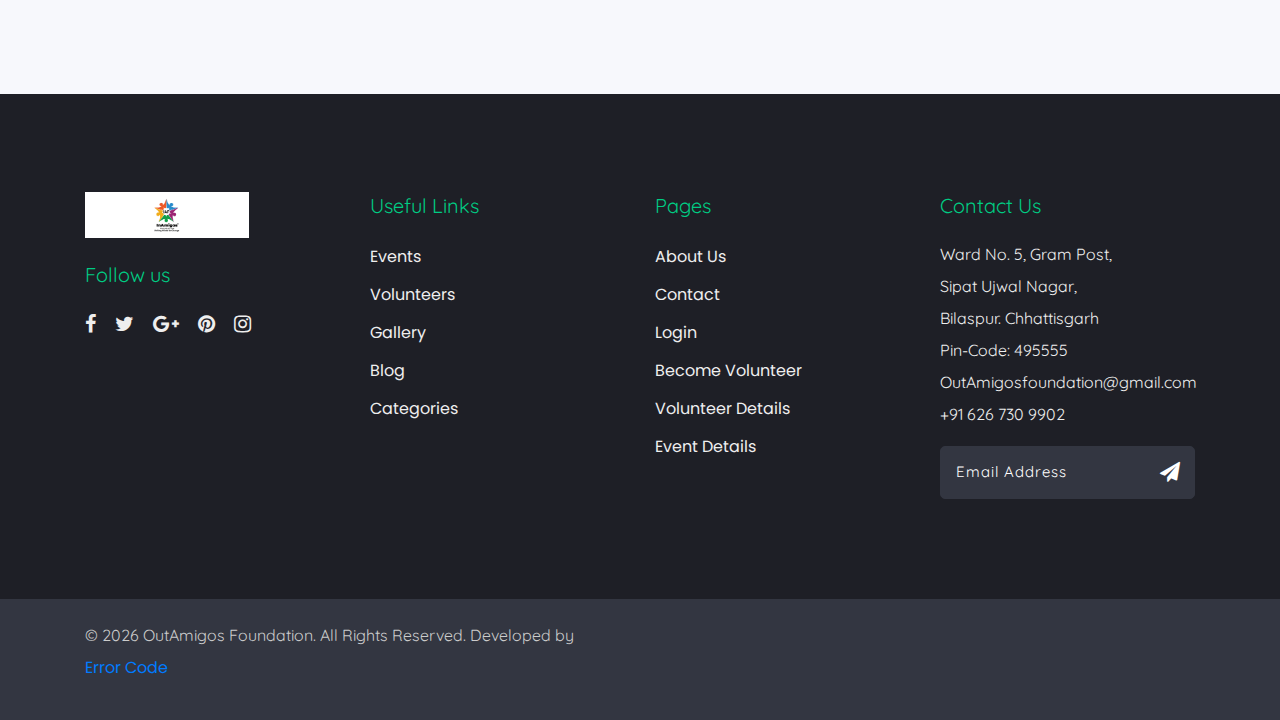
<file: become-volunteer.html>
<!DOCTYPE html>
<html lang="en">
<head>
  <meta charset="UTF-8">
  <meta http-equiv="X-UA-Compatible" content="IE=edge,chrome=1">
  <meta name="viewport" content="width=device-width, initial-scale=1, shrink-to-fit=no">
  <meta name="referrer" content="strict-origin-when-cross-origin">
  <meta http-equiv="Content-Security-Policy" content="default-src 'self' https: data: blob:; script-src 'self' 'unsafe-inline' 'unsafe-eval' https:; style-src 'self' 'unsafe-inline' https:; img-src 'self' data: blob: https:; font-src 'self' data: https:; connect-src 'self' https:; frame-src https:; object-src 'none'; base-uri 'self'; form-action 'self' https://OutAmigosfoundation.org.in https://forms.gle;">
  <meta http-equiv="Permissions-Policy" content="camera=(), microphone=(), geolocation=()">
  <meta name="description" content="Apply to become a volunteer at OutAmigos Foundation.">
  <meta name="keywords" content="OutAmigos become volunteer, volunteer registration">
  <title>Become Volunteer - OutAmigos Foundation</title>

  <link href="css/bootstrap.min.css" rel="stylesheet">
  <link href="css/font-awesome.min.css" rel="stylesheet">
  <link href="css/line-awesome.min.css" rel="stylesheet">
  <link href="css/animate.css" rel="stylesheet">
  <link href="css/barfiller.css" rel="stylesheet">
  <link href="css/magnific-popup.css" rel="stylesheet">
  <link href="css/flaticon.css" rel="stylesheet">
  <link href="css/owl.carousel.css" rel="stylesheet">
  <link href="css/style.css" rel="stylesheet">
  <link href="css/responsive.css" rel="stylesheet">
  <link href="css/aos.css" rel="stylesheet">
  <link href="css/red.css" rel="stylesheet">
  <link href="css/video.css" rel="stylesheet">
  <link href="css/site-pages.css" rel="stylesheet">
  <link rel="apple-touch-icon" href="images/1744214680.jpg">
  <link rel="shortcut icon" href="images/1744214680.jpg">
</head>
<body>
  <div id="site-layout-header"></div>

  <section class="page-hero">
    <div class="container">
      <h1>Become Volunteer</h1>
      <p>Register to support campaigns and work with local impact teams.</p>
      <ul class="page-breadcrumb">
        <li><a href="index.html">Home</a></li>
        <li>Become Volunteer</li>
      </ul>
    </div>
  </section>

  <section class="page-block">
    <div class="container">
      <div class="row justify-content-center">
        <div class="col-lg-8" data-aos="fade-up" data-aos-delay="90">
          <div class="page-card page-form">
            <h4>Volunteer Application Form</h4>
            <form class="js-demo-form" action="#" method="post">
              <div class="row">
                <div class="col-md-6 form-group">
                  <input type="text" class="form-control" name="first_name" placeholder="First Name" required>
                </div>
                <div class="col-md-6 form-group">
                  <input type="text" class="form-control" name="last_name" placeholder="Last Name" required>
                </div>
                <div class="col-md-6 form-group">
                  <input type="email" class="form-control" name="email" placeholder="Email" required>
                </div>
                <div class="col-md-6 form-group">
                  <input type="tel" class="form-control" name="phone" placeholder="Phone Number" required>
                </div>
                <div class="col-md-6 form-group">
                  <input type="text" class="form-control" name="city" placeholder="City" required>
                </div>
                <div class="col-md-6 form-group">
                  <select class="form-control" name="interest" required>
                    <option value="">Select Interest Area</option>
                    <option value="food-support">Food Support</option>
                    <option value="education">Education</option>
                    <option value="women-empowerment">Women Empowerment</option>
                    <option value="animal-welfare">Animal Welfare</option>
                    <option value="environment">Environment</option>
                  </select>
                </div>
                <div class="col-md-12 form-group">
                  <textarea class="form-control" name="message" placeholder="Tell us why you want to volunteer" required></textarea>
                </div>
              </div>
              <button type="submit" class="main-btn">Submit Application</button>
              <p class="form-feedback" aria-live="polite"></p>
            </form>
          </div>
        </div>
      </div>
    </div>
  </section>

  <!-- extra-content:become-volunteer -->
  <section class="page-block gray-bg">
    <div class="container">
      <div class="row">
        <div class="col-lg-12 text-center mar-bt-30">
          <div class="section-title">
            <h2>What Happens After You Apply</h2>
          </div>
        </div>
      </div>
      <div class="row">
        <div class="col-lg-4 col-md-6" data-aos="fade-up" data-aos-delay="70"><div class="page-card"><h5>Application Review</h5><p>Our team validates your details and preferred interest areas.</p></div></div>
        <div class="col-lg-4 col-md-6" data-aos="fade-up" data-aos-delay="120"><div class="page-card"><h5>Orientation</h5><p>You receive role guidance, campaign norms, and participation expectations.</p></div></div>
        <div class="col-lg-4 col-md-6" data-aos="fade-up" data-aos-delay="170"><div class="page-card"><h5>Campaign Assignment</h5><p>You are mapped to relevant campaigns based on location and availability.</p></div></div>
      </div>
    </div>
  </section>
  <div id="site-layout-footer"></div>

  <script src="js/site-layout.js"></script>
  <script src="js/jquery-1.12.4.min.js"></script>
  <script src="js/popper.min.js"></script>
  <script src="js/bootstrap.min.js"></script>
  <script src="js/wow.min.js"></script>
  <script src="js/jquery.waypoints.min.js"></script>
  <script src="js/jquery.counterup.min.js"></script>
  <script src="js/owl.carousel.min.js"></script>
  <script src="js/isotope-3.0.6-min.js"></script>
  <script src="js/magnific-popup.min.js"></script>
  <script src="js/jquery.sticky.js"></script>
  <script src="js/jquery.barfiller.js"></script>
  <script src="js/main.js"></script>
  <script src="js/jquery.bvalidator.min.js"></script>
  <script src="js/default.min.js"></script>
  <script src="js/red.js"></script>
  <script src="js/aos.js"></script>
  <script src="js/jquery.backTop.min.js"></script>
  <script src="js/site-pages.js"></script>
</body>
</html>
</file>
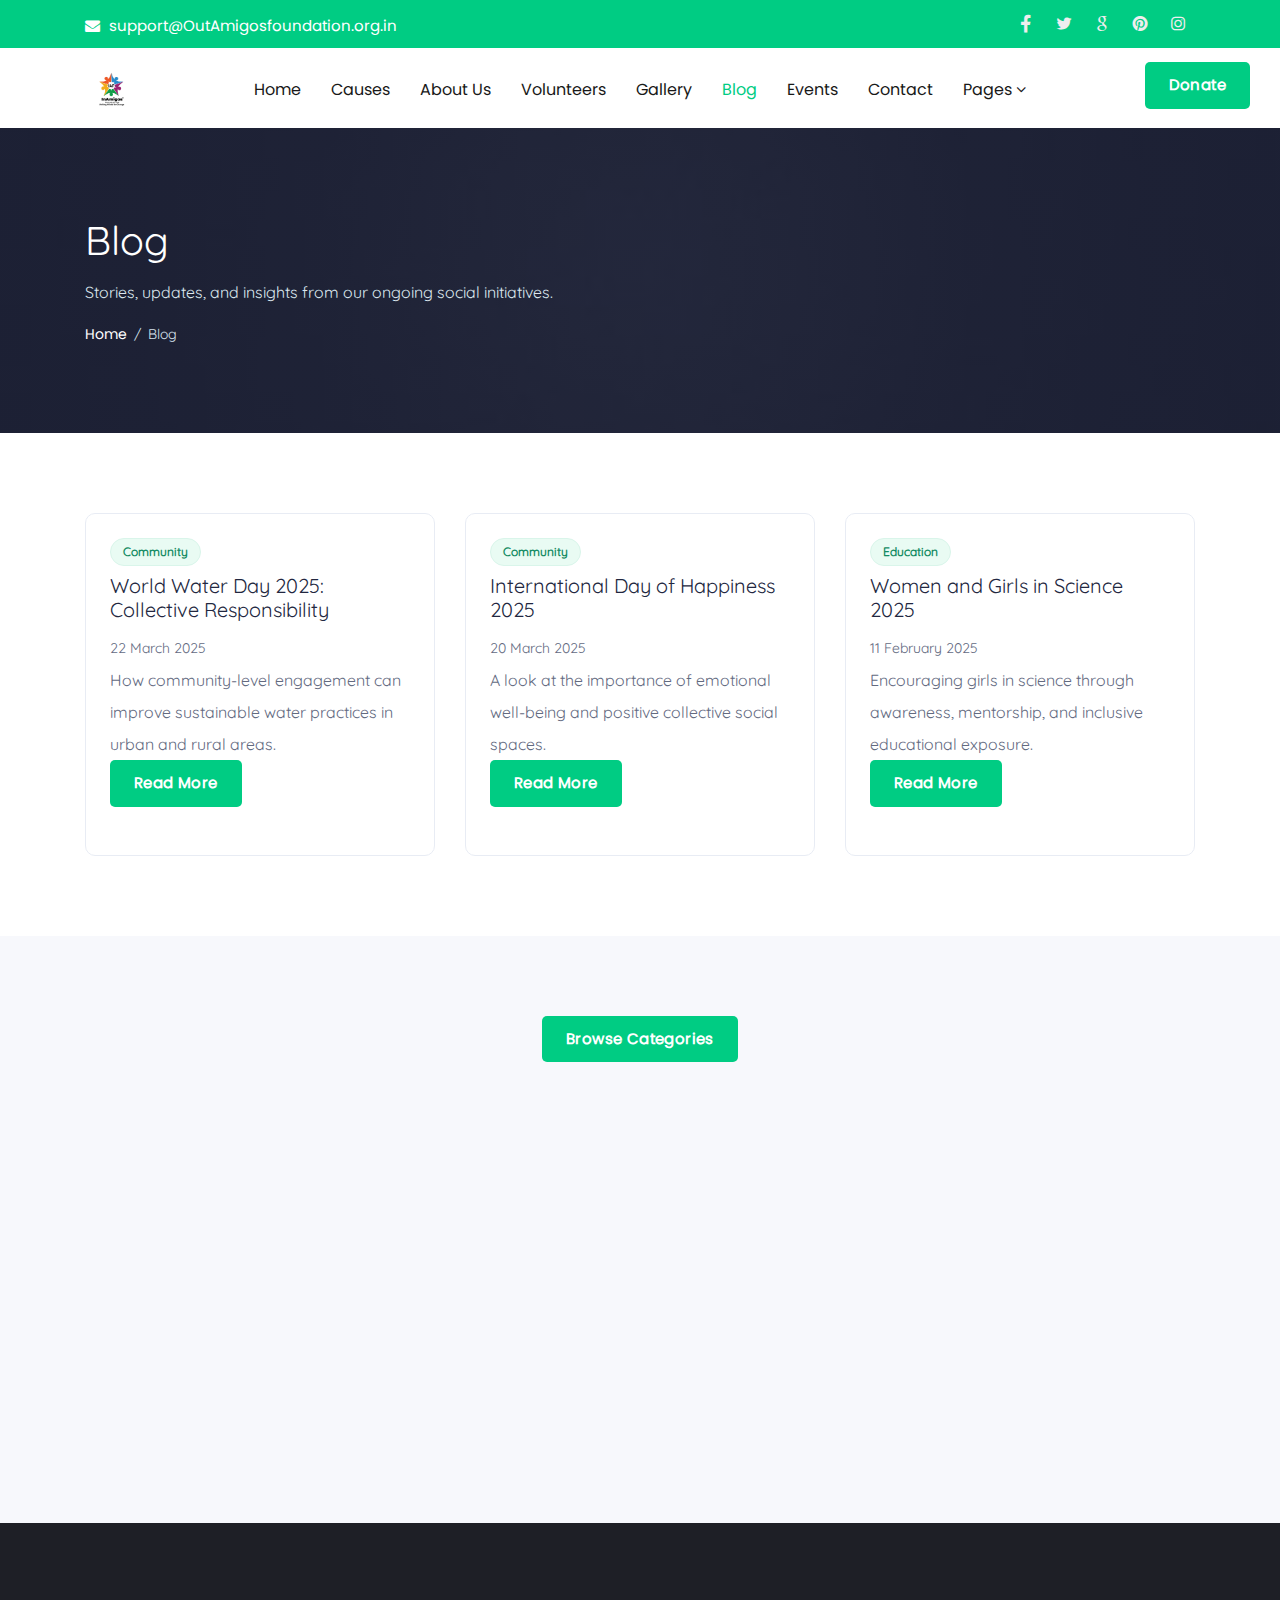
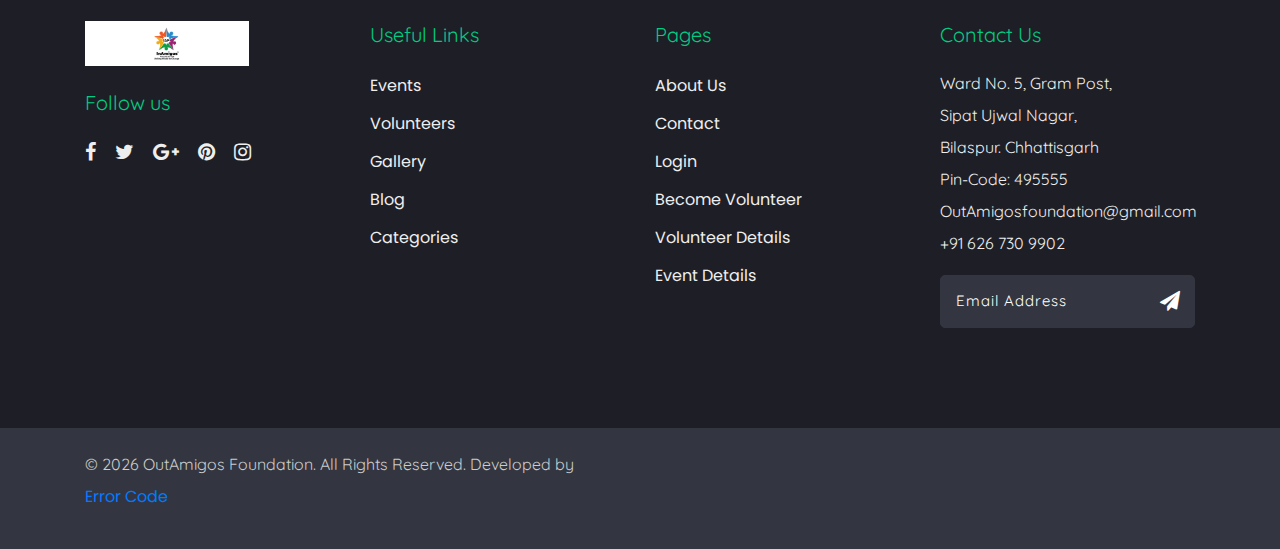
<file: blog.html>
<!DOCTYPE html>
<html lang="en">
<head>
  <meta charset="UTF-8">
  <meta http-equiv="X-UA-Compatible" content="IE=edge,chrome=1">
  <meta name="viewport" content="width=device-width, initial-scale=1, shrink-to-fit=no">
  <meta name="referrer" content="strict-origin-when-cross-origin">
  <meta http-equiv="Content-Security-Policy" content="default-src 'self' https: data: blob:; script-src 'self' 'unsafe-inline' 'unsafe-eval' https:; style-src 'self' 'unsafe-inline' https:; img-src 'self' data: blob: https:; font-src 'self' data: https:; connect-src 'self' https:; frame-src https:; object-src 'none'; base-uri 'self'; form-action 'self' https://OutAmigosfoundation.org.in https://forms.gle;">
  <meta http-equiv="Permissions-Policy" content="camera=(), microphone=(), geolocation=()">
  <meta name="description" content="Read OutAmigos Foundation updates and blog posts.">
  <meta name="keywords" content="OutAmigos blog, NGO updates">
  <title>Blog - OutAmigos Foundation</title>

  <link href="css/bootstrap.min.css" rel="stylesheet">
  <link href="css/font-awesome.min.css" rel="stylesheet">
  <link href="css/line-awesome.min.css" rel="stylesheet">
  <link href="css/animate.css" rel="stylesheet">
  <link href="css/barfiller.css" rel="stylesheet">
  <link href="css/magnific-popup.css" rel="stylesheet">
  <link href="css/flaticon.css" rel="stylesheet">
  <link href="css/owl.carousel.css" rel="stylesheet">
  <link href="css/style.css" rel="stylesheet">
  <link href="css/responsive.css" rel="stylesheet">
  <link href="css/aos.css" rel="stylesheet">
  <link href="css/red.css" rel="stylesheet">
  <link href="css/video.css" rel="stylesheet">
  <link href="css/site-pages.css" rel="stylesheet">
  <link rel="apple-touch-icon" href="images/1744214680.jpg">
  <link rel="shortcut icon" href="images/1744214680.jpg">
</head>
<body>
  <div id="site-layout-header"></div>

  <section class="page-hero">
    <div class="container">
      <h1>Blog</h1>
      <p>Stories, updates, and insights from our ongoing social initiatives.</p>
      <ul class="page-breadcrumb">
        <li><a href="index.html">Home</a></li>
        <li>Blog</li>
      </ul>
    </div>
  </section>

  <section class="page-block">
    <div class="container">
      <div class="row">
        <div class="col-lg-4 col-md-6" data-aos="fade-up" data-aos-delay="60">
          <div class="page-card">
            <span class="page-tag">Community</span>
            <h5>World Water Day 2025: Collective Responsibility</h5>
            <p class="page-meta">22 March 2025</p>
            <p>How community-level engagement can improve sustainable water practices in urban and rural areas.</p>
            <a href="event-details.html#world-water-day-2025" class="main-btn mar-top-20">Read More</a>
          </div>
        </div>
        <div class="col-lg-4 col-md-6" data-aos="fade-up" data-aos-delay="120">
          <div class="page-card">
            <span class="page-tag">Community</span>
            <h5>International Day of Happiness 2025</h5>
            <p class="page-meta">20 March 2025</p>
            <p>A look at the importance of emotional well-being and positive collective social spaces.</p>
            <a href="event-details.html#international-day-of-happiness-2025" class="main-btn mar-top-20">Read More</a>
          </div>
        </div>
        <div class="col-lg-4 col-md-6" data-aos="fade-up" data-aos-delay="180">
          <div class="page-card">
            <span class="page-tag">Education</span>
            <h5>Women and Girls in Science 2025</h5>
            <p class="page-meta">11 February 2025</p>
            <p>Encouraging girls in science through awareness, mentorship, and inclusive educational exposure.</p>
            <a href="event-details.html#women-girls-science-2025" class="main-btn mar-top-20">Read More</a>
          </div>
        </div>
      </div>
    </div>
  </section>

  <section class="page-block gray-bg">
    <div class="container">
      <div class="row">
        <div class="col-lg-12 text-center">
          <a href="categories.html" class="main-btn">Browse Categories</a>
        </div>
      </div>
    </div>
  </section>

  <!-- extra-content:blog -->
  <section class="page-block gray-bg">
    <div class="container">
      <div class="row">
        <div class="col-lg-8" data-aos="fade-right" data-aos-delay="80">
          <div class="page-card">
            <h4>Editorial Focus Areas</h4>
            <ul class="page-list">
              <li>Field campaign highlights and learning notes</li>
              <li>Volunteer-led stories and community voices</li>
              <li>Awareness articles on social and environmental topics</li>
            </ul>
          </div>
        </div>
        <div class="col-lg-4" data-aos="fade-left" data-aos-delay="120">
          <div class="page-card">
            <h5>Explore by Topic</h5>
            <a href="categories.html#community" class="page-tag">Community</a>
            <a href="categories.html#education" class="page-tag">Education</a>
            <a href="categories.html#environment" class="page-tag">Environment</a>
          </div>
        </div>
      </div>
    </div>
  </section>
  <div id="site-layout-footer"></div>

  <script src="js/site-layout.js"></script>
  <script src="js/jquery-1.12.4.min.js"></script>
  <script src="js/popper.min.js"></script>
  <script src="js/bootstrap.min.js"></script>
  <script src="js/wow.min.js"></script>
  <script src="js/jquery.waypoints.min.js"></script>
  <script src="js/jquery.counterup.min.js"></script>
  <script src="js/owl.carousel.min.js"></script>
  <script src="js/isotope-3.0.6-min.js"></script>
  <script src="js/magnific-popup.min.js"></script>
  <script src="js/jquery.sticky.js"></script>
  <script src="js/jquery.barfiller.js"></script>
  <script src="js/main.js"></script>
  <script src="js/jquery.bvalidator.min.js"></script>
  <script src="js/default.min.js"></script>
  <script src="js/red.js"></script>
  <script src="js/aos.js"></script>
  <script src="js/jquery.backTop.min.js"></script>
  <script src="js/site-pages.js"></script>
</body>
</html>
</file>
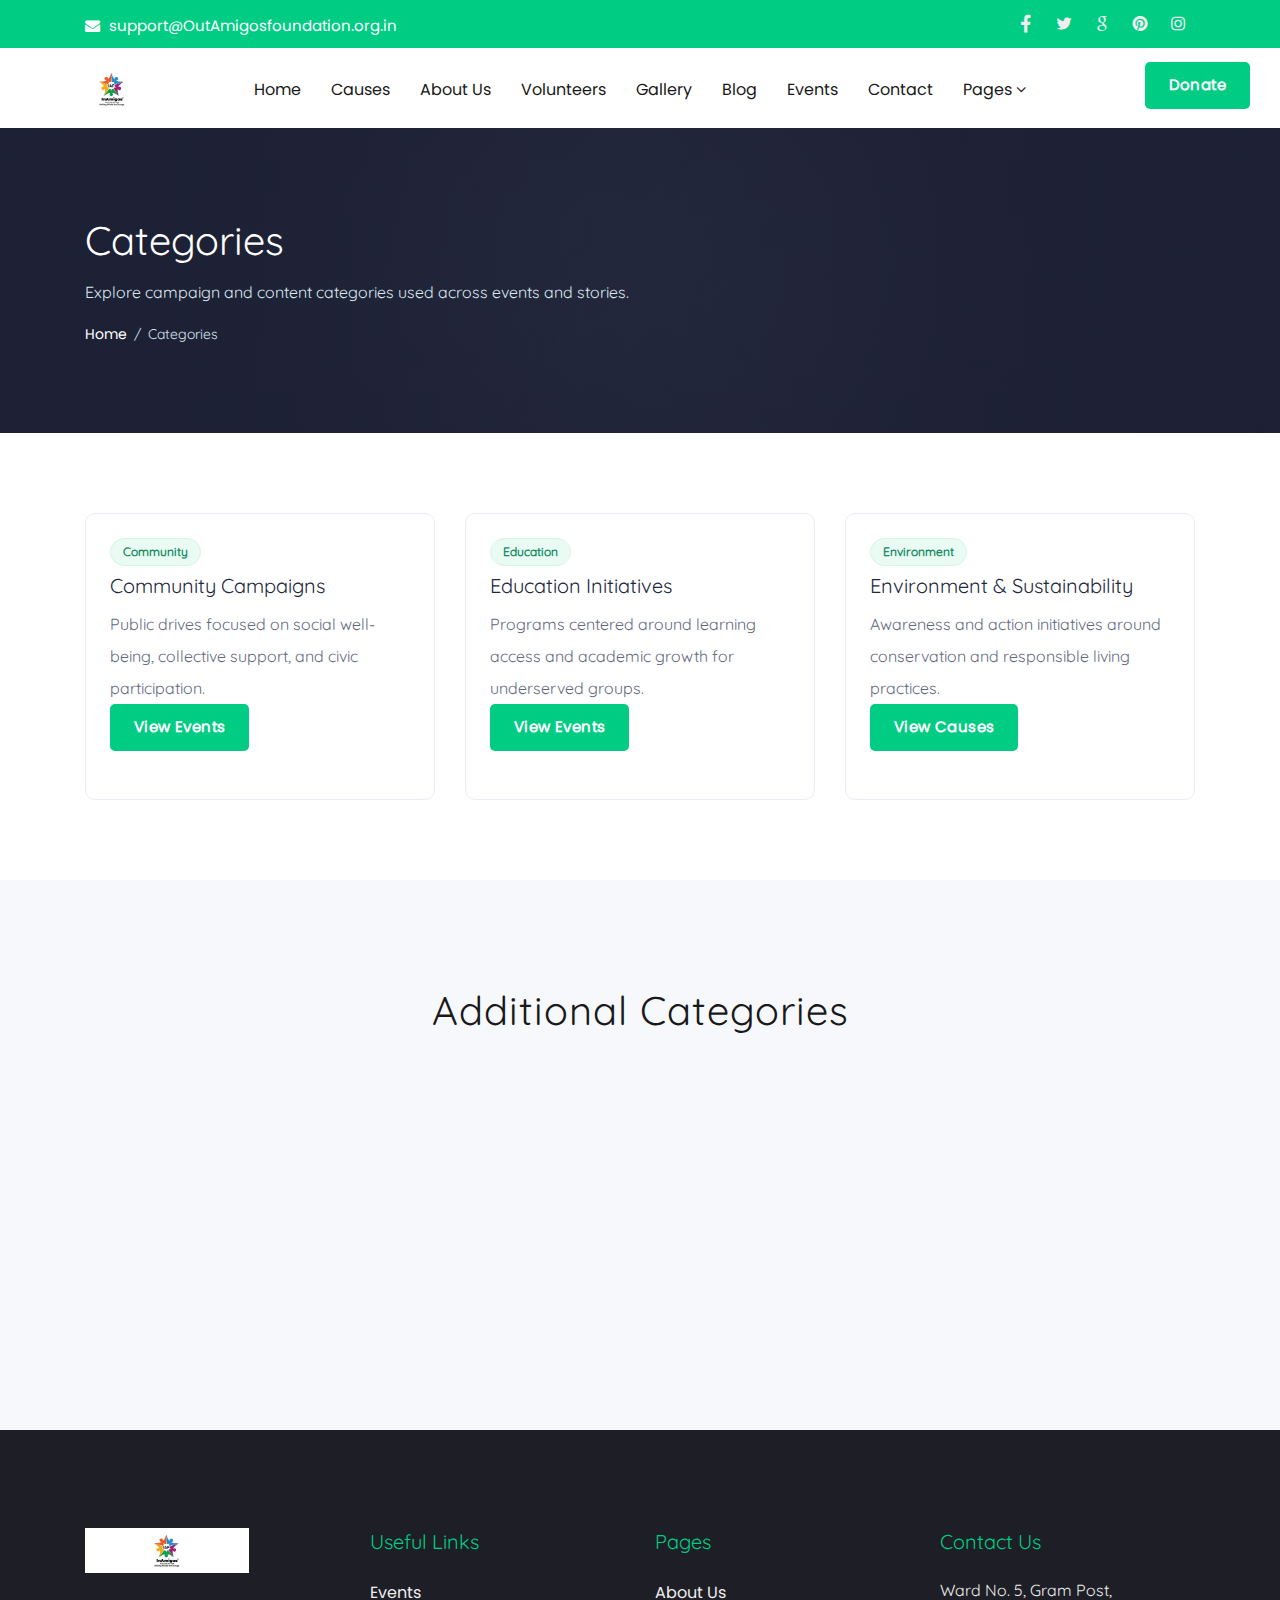
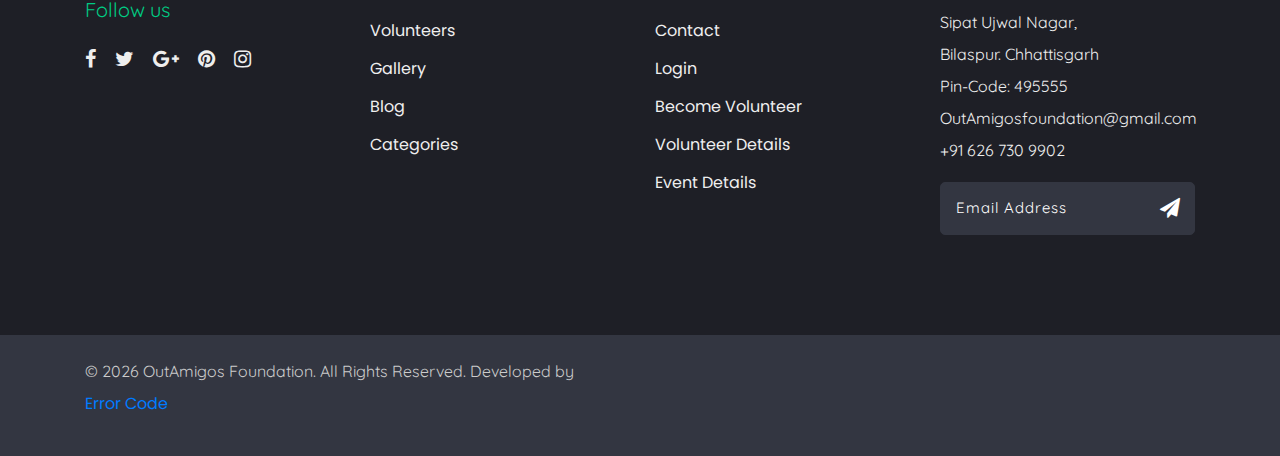
<file: categories.html>
<!DOCTYPE html>
<html lang="en">
<head>
  <meta charset="UTF-8">
  <meta http-equiv="X-UA-Compatible" content="IE=edge,chrome=1">
  <meta name="viewport" content="width=device-width, initial-scale=1, shrink-to-fit=no">
  <meta name="referrer" content="strict-origin-when-cross-origin">
  <meta http-equiv="Content-Security-Policy" content="default-src 'self' https: data: blob:; script-src 'self' 'unsafe-inline' 'unsafe-eval' https:; style-src 'self' 'unsafe-inline' https:; img-src 'self' data: blob: https:; font-src 'self' data: https:; connect-src 'self' https:; frame-src https:; object-src 'none'; base-uri 'self'; form-action 'self' https://OutAmigosfoundation.org.in https://forms.gle;">
  <meta http-equiv="Permissions-Policy" content="camera=(), microphone=(), geolocation=()">
  <meta name="description" content="Browse categories used in OutAmigos blog and event updates.">
  <meta name="keywords" content="OutAmigos categories, event categories">
  <title>Categories - OutAmigos Foundation</title>

  <link href="css/bootstrap.min.css" rel="stylesheet">
  <link href="css/font-awesome.min.css" rel="stylesheet">
  <link href="css/line-awesome.min.css" rel="stylesheet">
  <link href="css/animate.css" rel="stylesheet">
  <link href="css/barfiller.css" rel="stylesheet">
  <link href="css/magnific-popup.css" rel="stylesheet">
  <link href="css/flaticon.css" rel="stylesheet">
  <link href="css/owl.carousel.css" rel="stylesheet">
  <link href="css/style.css" rel="stylesheet">
  <link href="css/responsive.css" rel="stylesheet">
  <link href="css/aos.css" rel="stylesheet">
  <link href="css/red.css" rel="stylesheet">
  <link href="css/video.css" rel="stylesheet">
  <link href="css/site-pages.css" rel="stylesheet">
  <link rel="apple-touch-icon" href="images/1744214680.jpg">
  <link rel="shortcut icon" href="images/1744214680.jpg">
</head>
<body>
  <div id="site-layout-header"></div>

  <section class="page-hero">
    <div class="container">
      <h1>Categories</h1>
      <p>Explore campaign and content categories used across events and stories.</p>
      <ul class="page-breadcrumb">
        <li><a href="index.html">Home</a></li>
        <li>Categories</li>
      </ul>
    </div>
  </section>

  <section class="page-block">
    <div class="container">
      <div class="row">
        <div class="col-lg-4 col-md-6" id="community" data-aos="fade-up" data-aos-delay="50">
          <div class="page-card">
            <span class="page-tag">Community</span>
            <h5>Community Campaigns</h5>
            <p>Public drives focused on social well-being, collective support, and civic participation.</p>
            <a href="events.html#world-water-day-2025" class="main-btn mar-top-20">View Events</a>
          </div>
        </div>
        <div class="col-lg-4 col-md-6" id="education" data-aos="fade-up" data-aos-delay="100">
          <div class="page-card">
            <span class="page-tag">Education</span>
            <h5>Education Initiatives</h5>
            <p>Programs centered around learning access and academic growth for underserved groups.</p>
            <a href="events.html#women-girls-science-2025" class="main-btn mar-top-20">View Events</a>
          </div>
        </div>
        <div class="col-lg-4 col-md-6" id="environment" data-aos="fade-up" data-aos-delay="150">
          <div class="page-card">
            <span class="page-tag">Environment</span>
            <h5>Environment & Sustainability</h5>
            <p>Awareness and action initiatives around conservation and responsible living practices.</p>
            <a href="causes.html" class="main-btn mar-top-20">View Causes</a>
          </div>
        </div>
      </div>
    </div>
  </section>

  <!-- extra-content:categories -->
  <section class="page-block gray-bg">
    <div class="container">
      <div class="row">
        <div class="col-lg-12 text-center mar-bt-30"><div class="section-title"><h2>Additional Categories</h2></div></div>
      </div>
      <div class="row">
        <div class="col-lg-3 col-md-6" data-aos="fade-up" data-aos-delay="70"><div class="page-card"><h5>Women Empowerment</h5><p>Programs supporting confidence, financial awareness, and opportunities.</p></div></div>
        <div class="col-lg-3 col-md-6" data-aos="fade-up" data-aos-delay="110"><div class="page-card"><h5>Animal Welfare</h5><p>Rescue and protection-centered interventions and local support activities.</p></div></div>
        <div class="col-lg-3 col-md-6" data-aos="fade-up" data-aos-delay="150"><div class="page-card"><h5>Skill Development</h5><p>Career-readiness and livelihood-oriented learning and training support.</p></div></div>
        <div class="col-lg-3 col-md-6" data-aos="fade-up" data-aos-delay="190"><div class="page-card"><h5>Food Security</h5><p>Relief and nutrition-focused outreach for vulnerable households.</p></div></div>
      </div>
    </div>
  </section>
  <div id="site-layout-footer"></div>

  <script src="js/site-layout.js"></script>
  <script src="js/jquery-1.12.4.min.js"></script>
  <script src="js/popper.min.js"></script>
  <script src="js/bootstrap.min.js"></script>
  <script src="js/wow.min.js"></script>
  <script src="js/jquery.waypoints.min.js"></script>
  <script src="js/jquery.counterup.min.js"></script>
  <script src="js/owl.carousel.min.js"></script>
  <script src="js/isotope-3.0.6-min.js"></script>
  <script src="js/magnific-popup.min.js"></script>
  <script src="js/jquery.sticky.js"></script>
  <script src="js/jquery.barfiller.js"></script>
  <script src="js/main.js"></script>
  <script src="js/jquery.bvalidator.min.js"></script>
  <script src="js/default.min.js"></script>
  <script src="js/red.js"></script>
  <script src="js/aos.js"></script>
  <script src="js/jquery.backTop.min.js"></script>
  <script src="js/site-pages.js"></script>
</body>
</html>
</file>
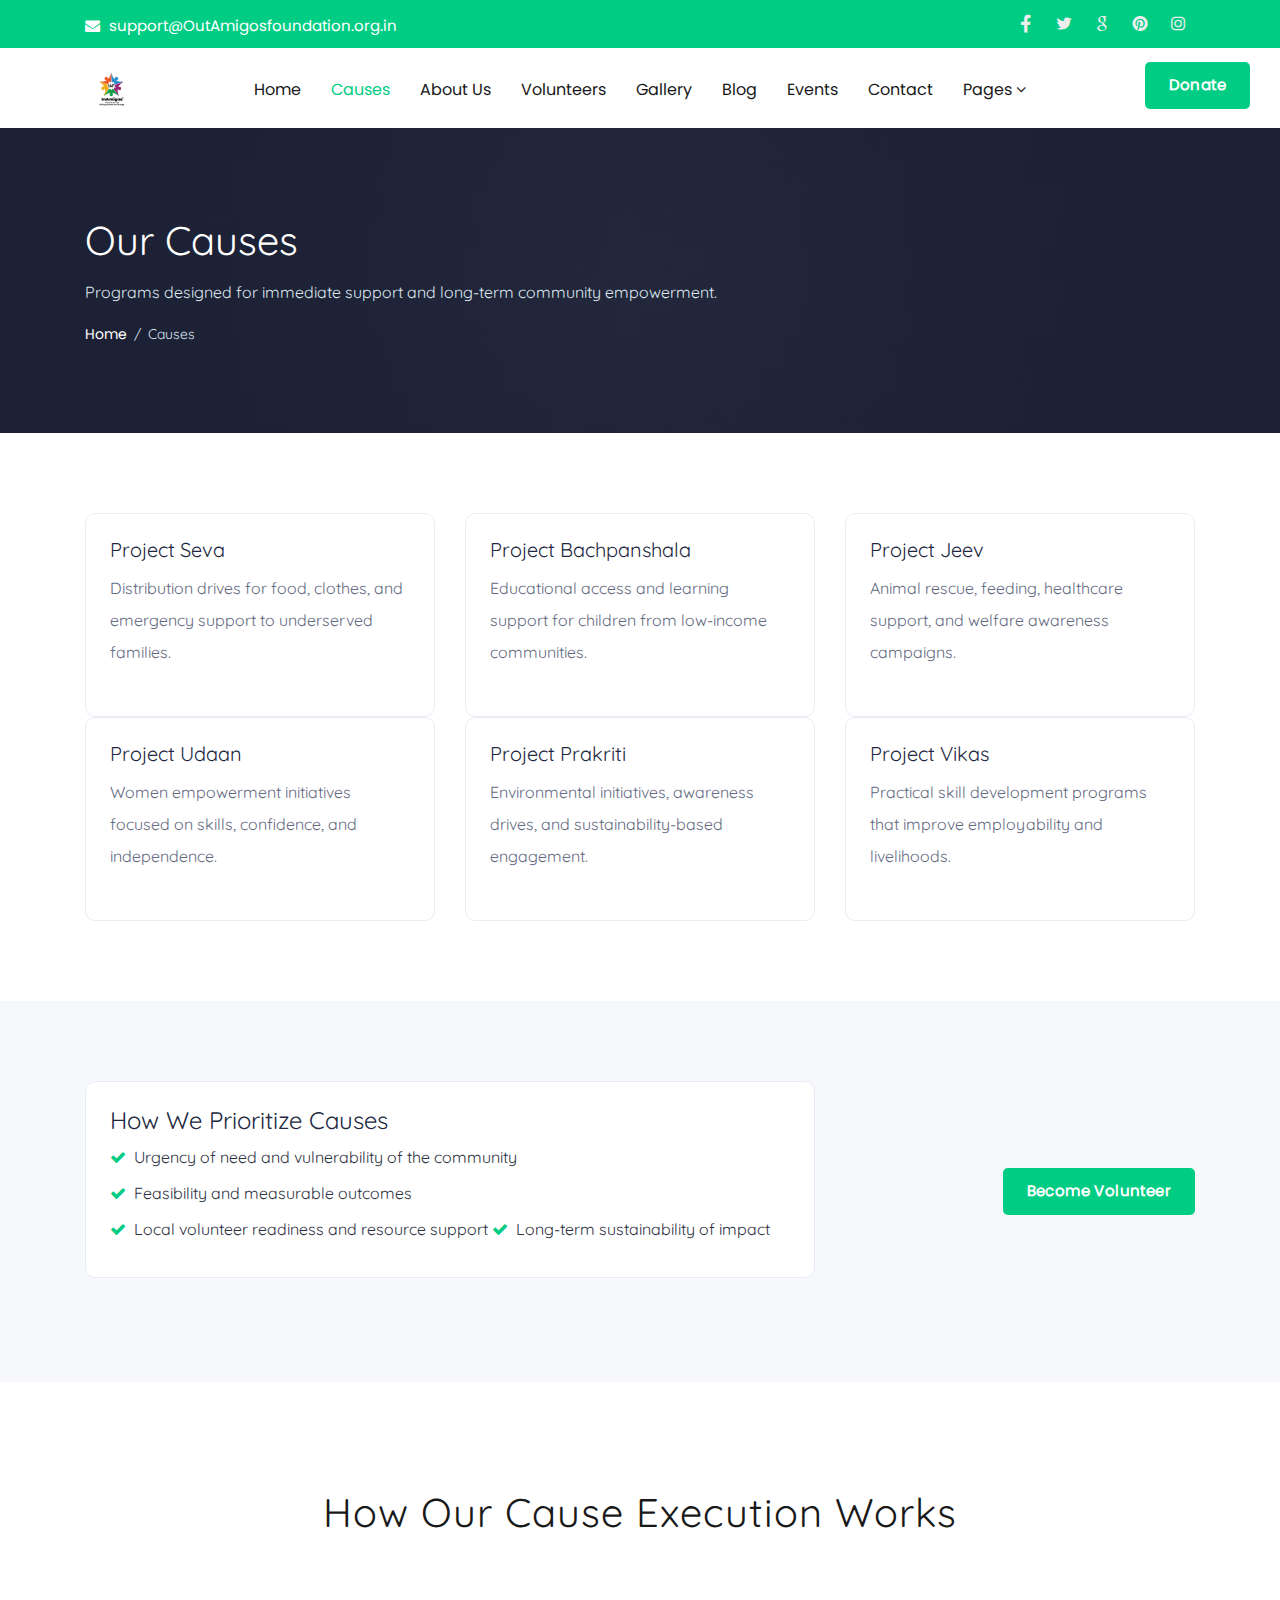
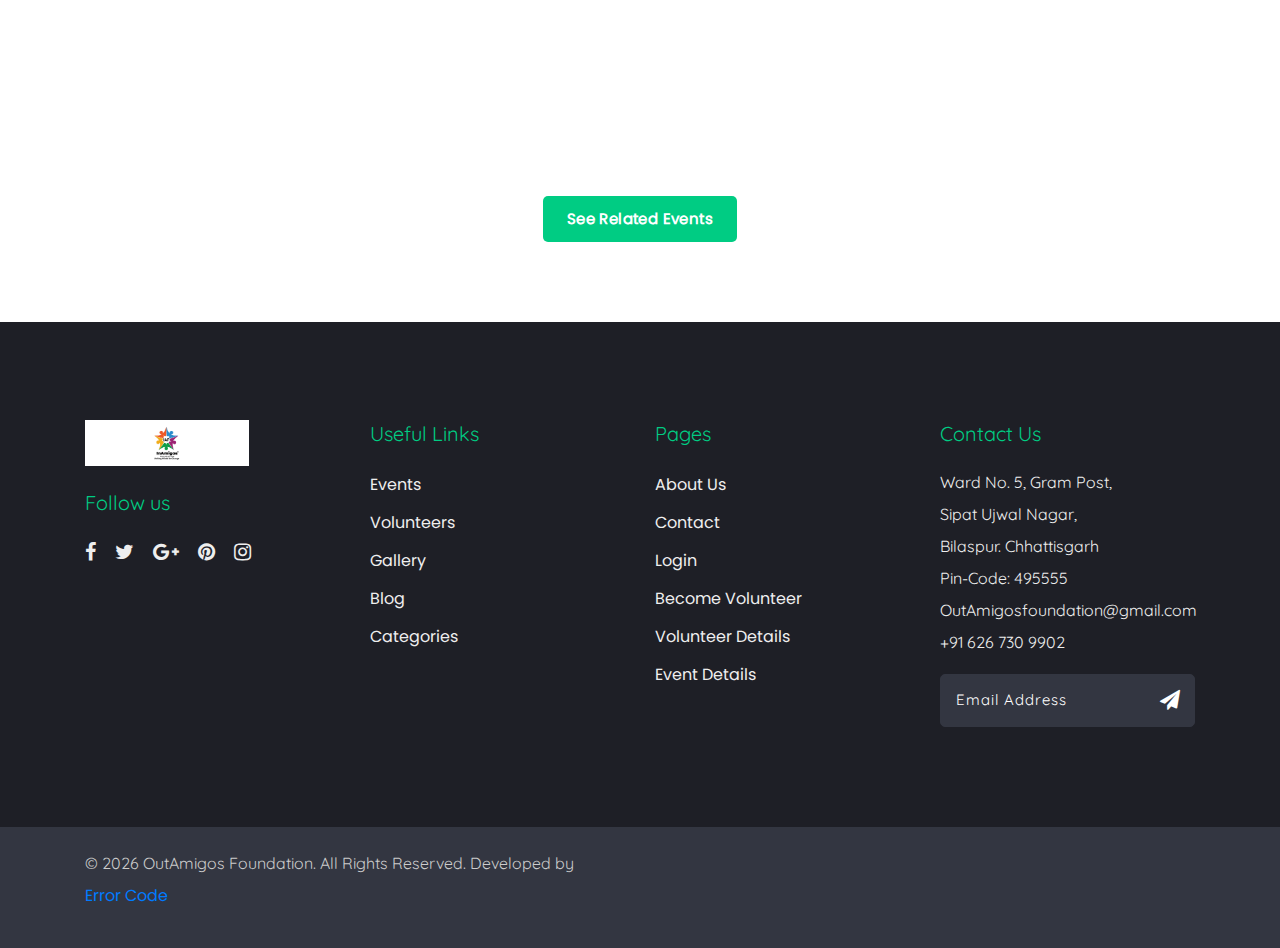
<file: causes.html>
<!DOCTYPE html>
<html lang="en">
<head>
  <meta charset="UTF-8">
  <meta http-equiv="X-UA-Compatible" content="IE=edge,chrome=1">
  <meta name="viewport" content="width=device-width, initial-scale=1, shrink-to-fit=no">
  <meta name="referrer" content="strict-origin-when-cross-origin">
  <meta http-equiv="Content-Security-Policy" content="default-src 'self' https: data: blob:; script-src 'self' 'unsafe-inline' 'unsafe-eval' https:; style-src 'self' 'unsafe-inline' https:; img-src 'self' data: blob: https:; font-src 'self' data: https:; connect-src 'self' https:; frame-src https:; object-src 'none'; base-uri 'self'; form-action 'self' https://OutAmigosfoundation.org.in https://forms.gle;">
  <meta http-equiv="Permissions-Policy" content="camera=(), microphone=(), geolocation=()">
  <meta name="description" content="Explore OutAmigos Foundation causes and community-focused programs.">
  <meta name="keywords" content="OutAmigos causes, NGO programs, social impact">
  <title>Causes - OutAmigos Foundation</title>

  <link href="css/bootstrap.min.css" rel="stylesheet">
  <link href="css/font-awesome.min.css" rel="stylesheet">
  <link href="css/line-awesome.min.css" rel="stylesheet">
  <link href="css/animate.css" rel="stylesheet">
  <link href="css/barfiller.css" rel="stylesheet">
  <link href="css/magnific-popup.css" rel="stylesheet">
  <link href="css/flaticon.css" rel="stylesheet">
  <link href="css/owl.carousel.css" rel="stylesheet">
  <link href="css/style.css" rel="stylesheet">
  <link href="css/responsive.css" rel="stylesheet">
  <link href="css/aos.css" rel="stylesheet">
  <link href="css/red.css" rel="stylesheet">
  <link href="css/video.css" rel="stylesheet">
  <link href="css/site-pages.css" rel="stylesheet">
  <link rel="apple-touch-icon" href="images/1744214680.jpg">
  <link rel="shortcut icon" href="images/1744214680.jpg">
</head>
<body>
  <div id="site-layout-header"></div>

  <section class="page-hero">
    <div class="container">
      <h1>Our Causes</h1>
      <p>Programs designed for immediate support and long-term community empowerment.</p>
      <ul class="page-breadcrumb">
        <li><a href="index.html">Home</a></li>
        <li>Causes</li>
      </ul>
    </div>
  </section>

  <section class="page-block">
    <div class="container">
      <div class="row">
        <div class="col-lg-4 col-md-6" data-aos="fade-up" data-aos-delay="40">
          <div class="page-card">
            <h5>Project Seva</h5>
            <p>Distribution drives for food, clothes, and emergency support to underserved families.</p>
          </div>
        </div>
        <div class="col-lg-4 col-md-6" data-aos="fade-up" data-aos-delay="80">
          <div class="page-card">
            <h5>Project Bachpanshala</h5>
            <p>Educational access and learning support for children from low-income communities.</p>
          </div>
        </div>
        <div class="col-lg-4 col-md-6" data-aos="fade-up" data-aos-delay="120">
          <div class="page-card">
            <h5>Project Jeev</h5>
            <p>Animal rescue, feeding, healthcare support, and welfare awareness campaigns.</p>
          </div>
        </div>
        <div class="col-lg-4 col-md-6" data-aos="fade-up" data-aos-delay="160">
          <div class="page-card">
            <h5>Project Udaan</h5>
            <p>Women empowerment initiatives focused on skills, confidence, and independence.</p>
          </div>
        </div>
        <div class="col-lg-4 col-md-6" data-aos="fade-up" data-aos-delay="200">
          <div class="page-card">
            <h5>Project Prakriti</h5>
            <p>Environmental initiatives, awareness drives, and sustainability-based engagement.</p>
          </div>
        </div>
        <div class="col-lg-4 col-md-6" data-aos="fade-up" data-aos-delay="240">
          <div class="page-card">
            <h5>Project Vikas</h5>
            <p>Practical skill development programs that improve employability and livelihoods.</p>
          </div>
        </div>
      </div>
    </div>
  </section>

  <section class="page-block gray-bg">
    <div class="container">
      <div class="row align-items-center">
        <div class="col-lg-8">
          <div class="page-card">
            <h4>How We Prioritize Causes</h4>
            <ul class="page-list">
              <li>Urgency of need and vulnerability of the community</li>
              <li>Feasibility and measurable outcomes</li>
              <li>Local volunteer readiness and resource support</li>
              <li>Long-term sustainability of impact</li>
            </ul>
          </div>
        </div>
        <div class="col-lg-4 text-lg-right">
          <a href="become-volunteer.html" class="main-btn">Become Volunteer</a>
        </div>
      </div>
    </div>
  </section>

  <!-- extra-content:causes -->
  <section class="page-block">
    <div class="container">
      <div class="row">
        <div class="col-lg-12 text-center mar-bt-30">
          <div class="section-title">
            <h2>How Our Cause Execution Works</h2>
          </div>
        </div>
      </div>
      <div class="row">
        <div class="col-lg-4 col-md-6" data-aos="fade-up" data-aos-delay="60">
          <div class="page-card">
            <h5>Needs Assessment</h5>
            <p>We identify urgent local needs with volunteers and community leaders before every campaign.</p>
          </div>
        </div>
        <div class="col-lg-4 col-md-6" data-aos="fade-up" data-aos-delay="120">
          <div class="page-card">
            <h5>Program Planning</h5>
            <p>Resources, volunteers, and logistics are aligned with clear measurable delivery targets.</p>
          </div>
        </div>
        <div class="col-lg-4 col-md-6" data-aos="fade-up" data-aos-delay="180">
          <div class="page-card">
            <h5>Impact Review</h5>
            <p>Post-campaign reporting is documented for accountability and program improvement.</p>
          </div>
        </div>
      </div>
      <div class="row mar-top-20">
        <div class="col-lg-12 text-center">
          <a href="events.html" class="main-btn">See Related Events</a>
        </div>
      </div>
    </div>
  </section>
  <div id="site-layout-footer"></div>

  <script src="js/site-layout.js"></script>
  <script src="js/jquery-1.12.4.min.js"></script>
  <script src="js/popper.min.js"></script>
  <script src="js/bootstrap.min.js"></script>
  <script src="js/wow.min.js"></script>
  <script src="js/jquery.waypoints.min.js"></script>
  <script src="js/jquery.counterup.min.js"></script>
  <script src="js/owl.carousel.min.js"></script>
  <script src="js/isotope-3.0.6-min.js"></script>
  <script src="js/magnific-popup.min.js"></script>
  <script src="js/jquery.sticky.js"></script>
  <script src="js/jquery.barfiller.js"></script>
  <script src="js/main.js"></script>
  <script src="js/jquery.bvalidator.min.js"></script>
  <script src="js/default.min.js"></script>
  <script src="js/red.js"></script>
  <script src="js/aos.js"></script>
  <script src="js/jquery.backTop.min.js"></script>
  <script src="js/site-pages.js"></script>
</body>
</html>
</file>
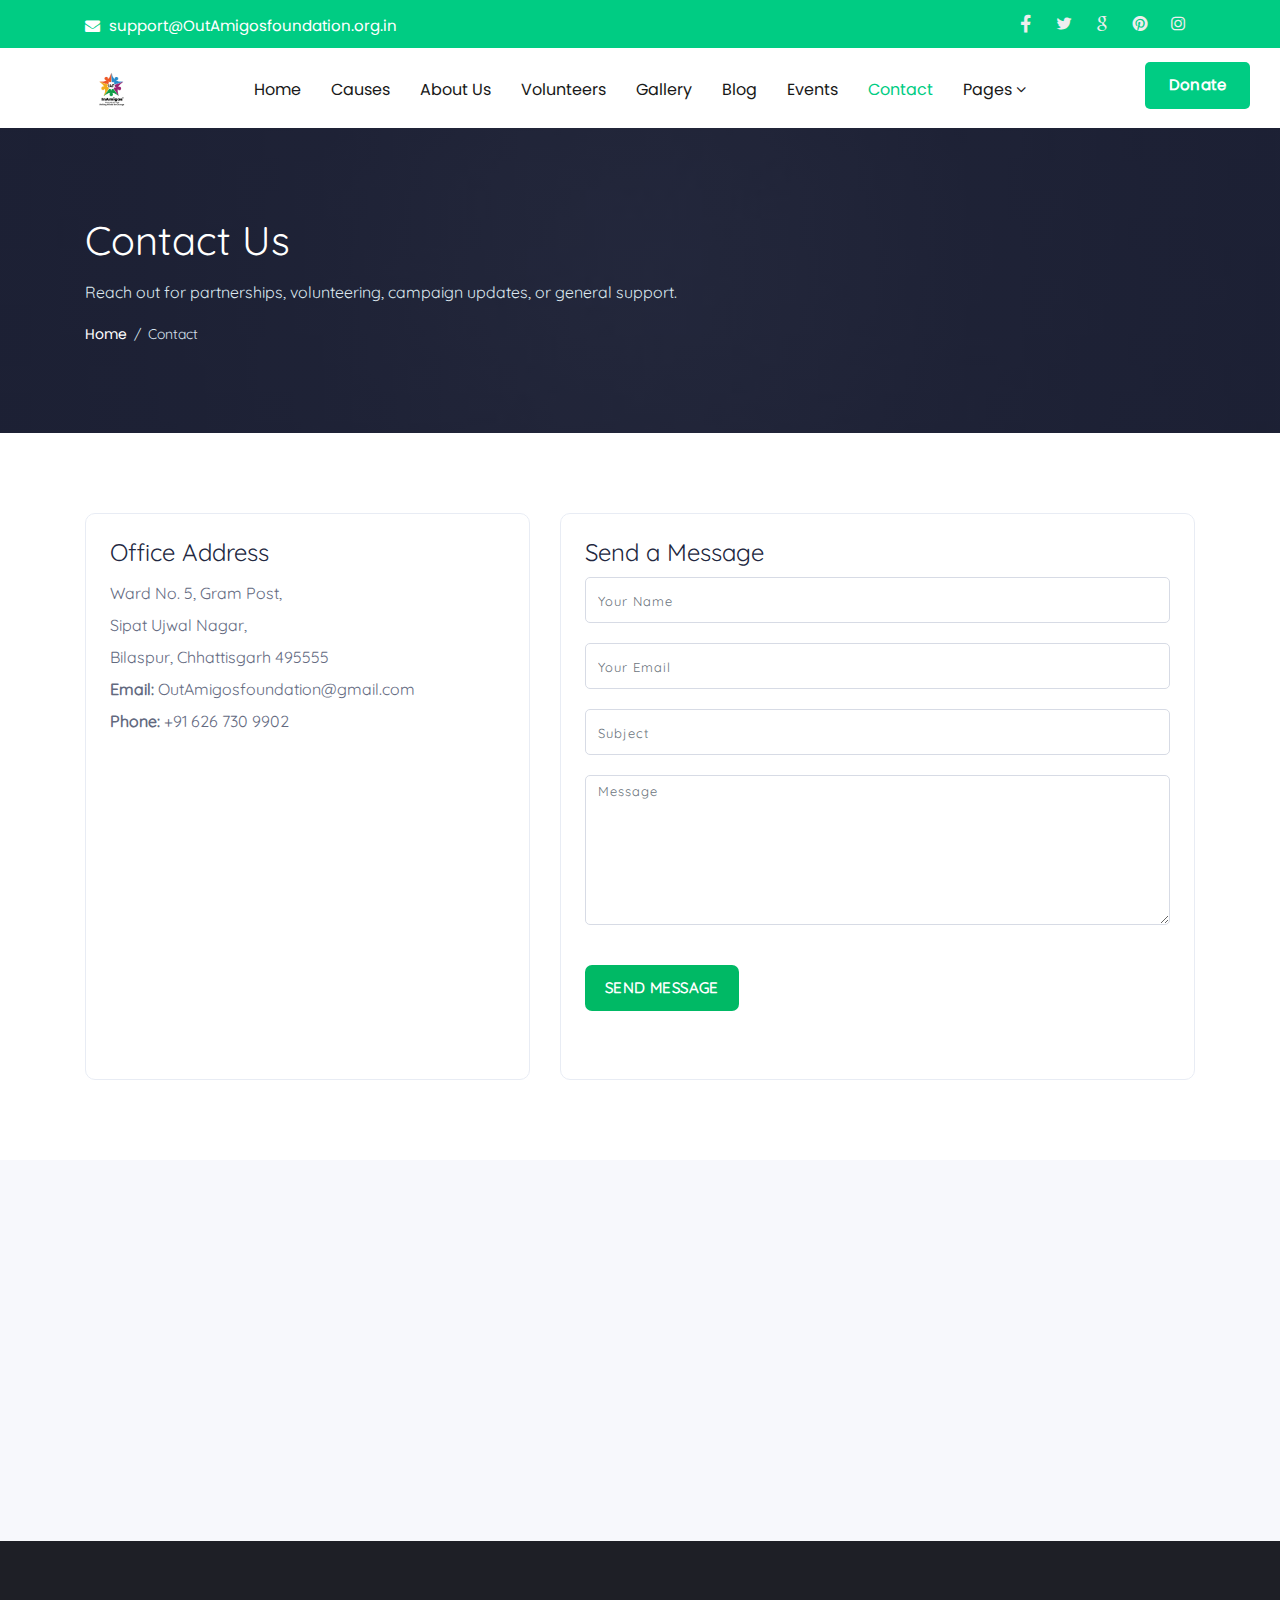
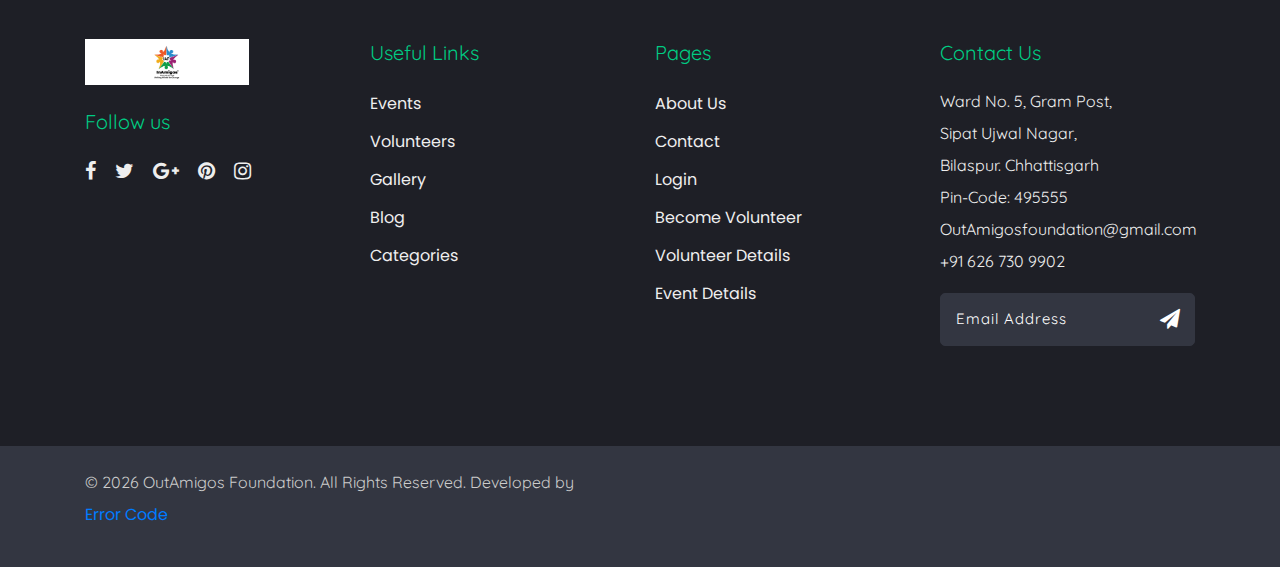
<file: contact.html>
<!DOCTYPE html>
<html lang="en">
<head>
  <meta charset="UTF-8">
  <meta http-equiv="X-UA-Compatible" content="IE=edge,chrome=1">
  <meta name="viewport" content="width=device-width, initial-scale=1, shrink-to-fit=no">
  <meta name="referrer" content="strict-origin-when-cross-origin">
  <meta http-equiv="Content-Security-Policy" content="default-src 'self' https: data: blob:; script-src 'self' 'unsafe-inline' 'unsafe-eval' https:; style-src 'self' 'unsafe-inline' https:; img-src 'self' data: blob: https:; font-src 'self' data: https:; connect-src 'self' https:; frame-src https:; object-src 'none'; base-uri 'self'; form-action 'self' https://OutAmigosfoundation.org.in https://forms.gle;">
  <meta http-equiv="Permissions-Policy" content="camera=(), microphone=(), geolocation=()">
  <meta name="description" content="Contact OutAmigos Foundation for collaborations, volunteer interest, and support.">
  <meta name="keywords" content="OutAmigos contact, NGO support">
  <title>Contact - OutAmigos Foundation</title>

  <link href="css/bootstrap.min.css" rel="stylesheet">
  <link href="css/font-awesome.min.css" rel="stylesheet">
  <link href="css/line-awesome.min.css" rel="stylesheet">
  <link href="css/animate.css" rel="stylesheet">
  <link href="css/barfiller.css" rel="stylesheet">
  <link href="css/magnific-popup.css" rel="stylesheet">
  <link href="css/flaticon.css" rel="stylesheet">
  <link href="css/owl.carousel.css" rel="stylesheet">
  <link href="css/style.css" rel="stylesheet">
  <link href="css/responsive.css" rel="stylesheet">
  <link href="css/aos.css" rel="stylesheet">
  <link href="css/red.css" rel="stylesheet">
  <link href="css/video.css" rel="stylesheet">
  <link href="css/site-pages.css" rel="stylesheet">
  <link rel="apple-touch-icon" href="images/1744214680.jpg">
  <link rel="shortcut icon" href="images/1744214680.jpg">
</head>
<body>
  <div id="site-layout-header"></div>

  <section class="page-hero">
    <div class="container">
      <h1>Contact Us</h1>
      <p>Reach out for partnerships, volunteering, campaign updates, or general support.</p>
      <ul class="page-breadcrumb">
        <li><a href="index.html">Home</a></li>
        <li>Contact</li>
      </ul>
    </div>
  </section>

  <section class="page-block">
    <div class="container">
      <div class="row">
        <div class="col-lg-5" data-aos="fade-right" data-aos-delay="60">
          <div class="page-card">
            <h4>Office Address</h4>
            <p>Ward No. 5, Gram Post,<br>Sipat Ujwal Nagar,<br>Bilaspur, Chhattisgarh 495555</p>
            <div class="mar-top-20">
              <p><strong>Email:</strong> OutAmigosfoundation@gmail.com</p>
              <p><strong>Phone:</strong> +91 626 730 9902</p>
            </div>
          </div>
        </div>
        <div class="col-lg-7" data-aos="fade-left" data-aos-delay="100">
          <div class="page-card page-form">
            <h4>Send a Message</h4>
            <form class="js-demo-form" action="#" method="post">
              <div class="form-group">
                <input type="text" class="form-control" name="name" placeholder="Your Name" required>
              </div>
              <div class="form-group">
                <input type="email" class="form-control" name="email" placeholder="Your Email" required>
              </div>
              <div class="form-group">
                <input type="text" class="form-control" name="subject" placeholder="Subject" required>
              </div>
              <div class="form-group">
                <textarea class="form-control" name="message" placeholder="Message" required></textarea>
              </div>
              <button type="submit" class="main-btn">Send Message</button>
              <p class="form-feedback" aria-live="polite"></p>
            </form>
          </div>
        </div>
      </div>
    </div>
  </section>

  <!-- extra-content:contact -->
  <section class="page-block gray-bg">
    <div class="container">
      <div class="row">
        <div class="col-lg-6" data-aos="fade-right" data-aos-delay="80">
          <div class="page-card">
            <h4>Partnership Desk</h4>
            <p>For CSR collaboration, educational partnerships, or campaign support, share your intent and preferred timeline through the contact form.</p>
          </div>
        </div>
        <div class="col-lg-6" data-aos="fade-left" data-aos-delay="120">
          <div class="page-card">
            <h4>Response Timeline</h4>
            <ul class="page-list">
              <li>General queries: within 2-3 business days</li>
              <li>Volunteer applications: within 3-5 business days</li>
              <li>Partnership requests: within 5-7 business days</li>
            </ul>
          </div>
        </div>
      </div>
    </div>
  </section>
  <div id="site-layout-footer"></div>

  <script src="js/site-layout.js"></script>
  <script src="js/jquery-1.12.4.min.js"></script>
  <script src="js/popper.min.js"></script>
  <script src="js/bootstrap.min.js"></script>
  <script src="js/wow.min.js"></script>
  <script src="js/jquery.waypoints.min.js"></script>
  <script src="js/jquery.counterup.min.js"></script>
  <script src="js/owl.carousel.min.js"></script>
  <script src="js/isotope-3.0.6-min.js"></script>
  <script src="js/magnific-popup.min.js"></script>
  <script src="js/jquery.sticky.js"></script>
  <script src="js/jquery.barfiller.js"></script>
  <script src="js/main.js"></script>
  <script src="js/jquery.bvalidator.min.js"></script>
  <script src="js/default.min.js"></script>
  <script src="js/red.js"></script>
  <script src="js/aos.js"></script>
  <script src="js/jquery.backTop.min.js"></script>
  <script src="js/site-pages.js"></script>
</body>
</html>
</file>
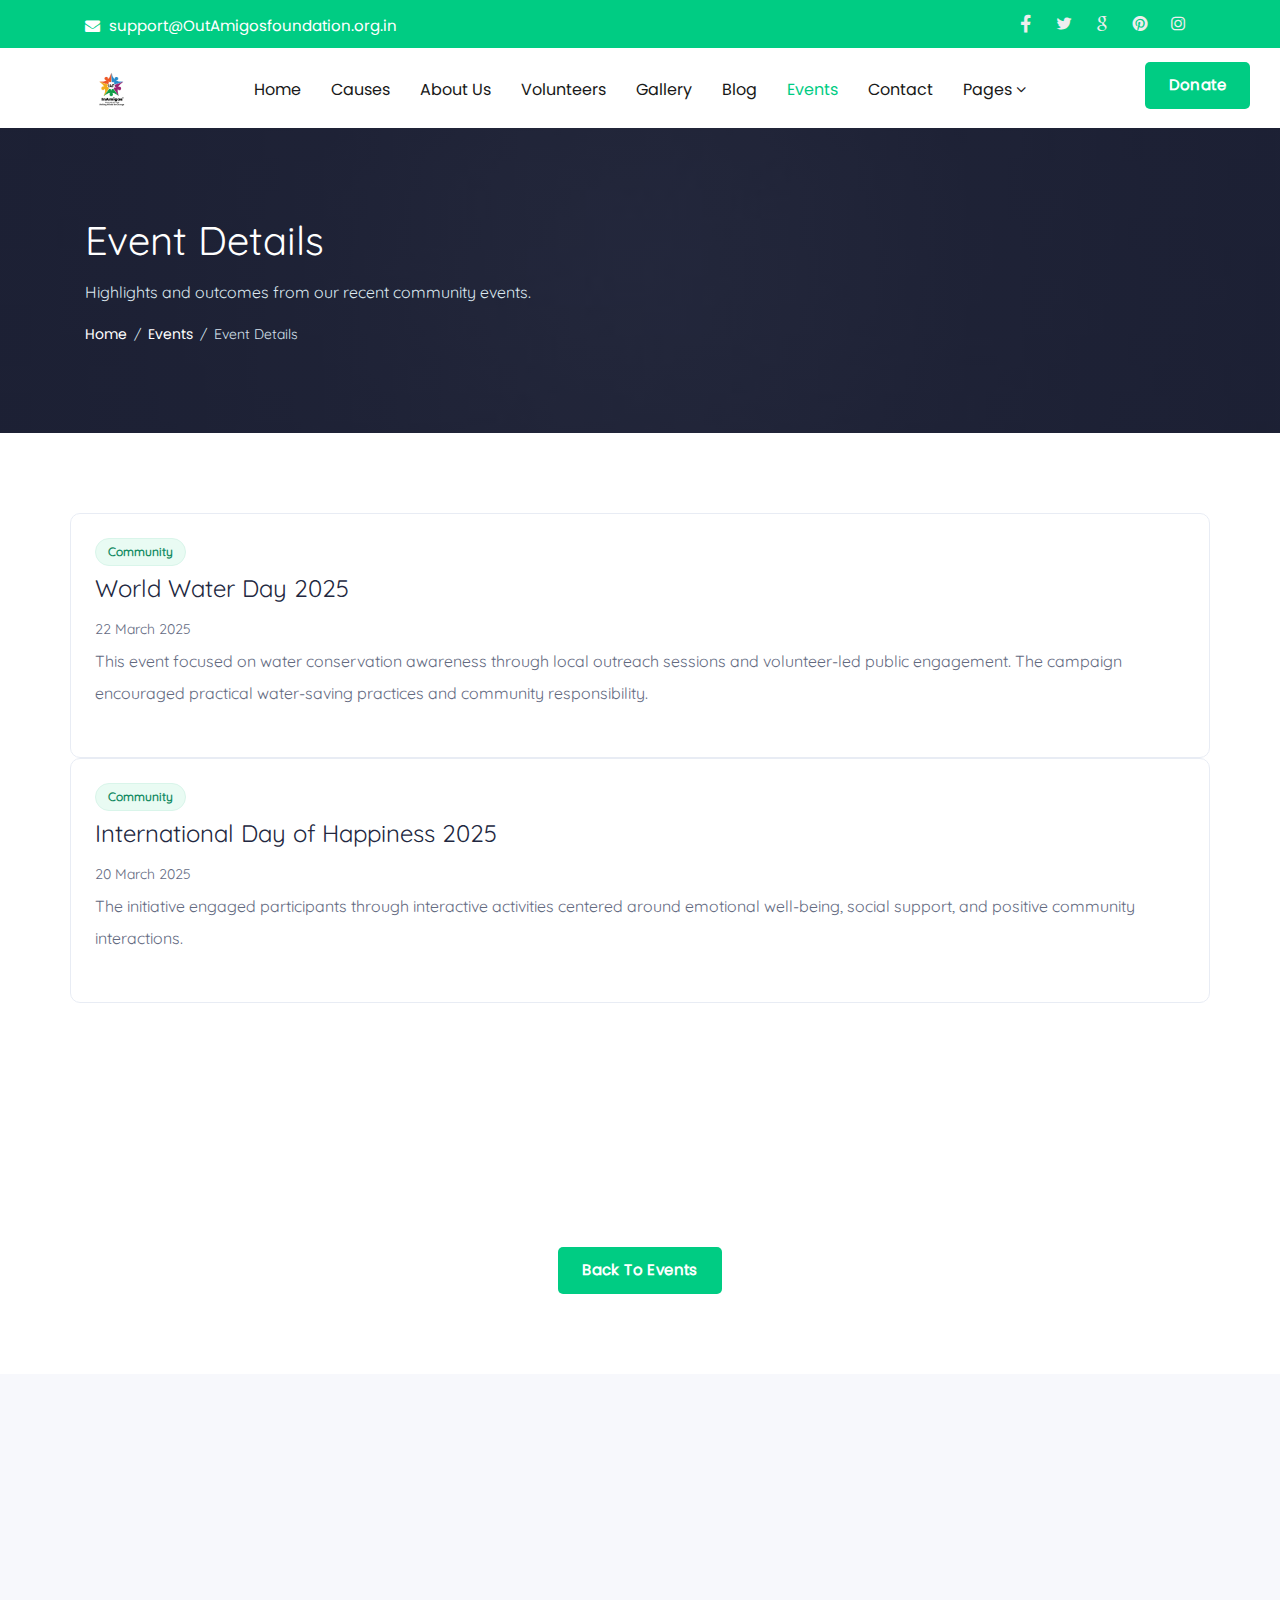
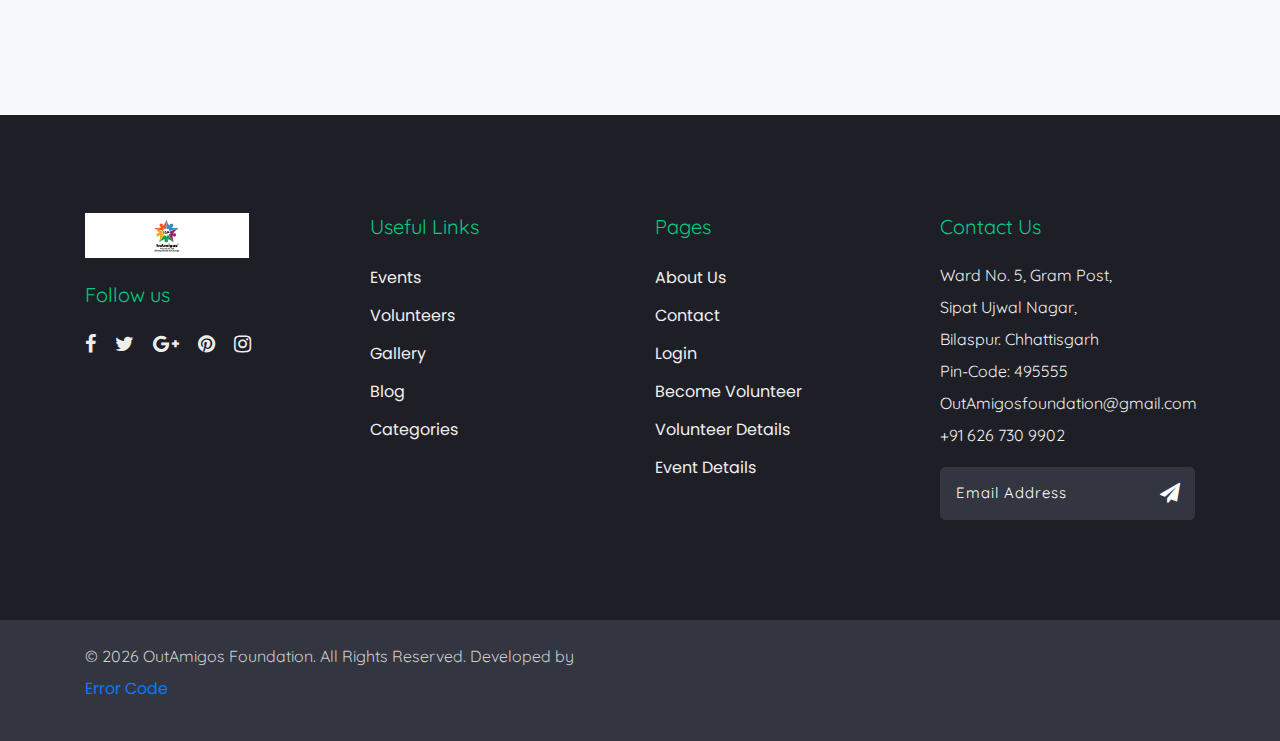
<file: event-details.html>
<!DOCTYPE html>
<html lang="en">
<head>
  <meta charset="UTF-8">
  <meta http-equiv="X-UA-Compatible" content="IE=edge,chrome=1">
  <meta name="viewport" content="width=device-width, initial-scale=1, shrink-to-fit=no">
  <meta name="referrer" content="strict-origin-when-cross-origin">
  <meta http-equiv="Content-Security-Policy" content="default-src 'self' https: data: blob:; script-src 'self' 'unsafe-inline' 'unsafe-eval' https:; style-src 'self' 'unsafe-inline' https:; img-src 'self' data: blob: https:; font-src 'self' data: https:; connect-src 'self' https:; frame-src https:; object-src 'none'; base-uri 'self'; form-action 'self' https://OutAmigosfoundation.org.in https://forms.gle;">
  <meta http-equiv="Permissions-Policy" content="camera=(), microphone=(), geolocation=()">
  <meta name="description" content="Detailed event pages for OutAmigos Foundation campaigns.">
  <meta name="keywords" content="OutAmigos event details, campaign highlights">
  <title>Event Details - OutAmigos Foundation</title>

  <link href="css/bootstrap.min.css" rel="stylesheet">
  <link href="css/font-awesome.min.css" rel="stylesheet">
  <link href="css/line-awesome.min.css" rel="stylesheet">
  <link href="css/animate.css" rel="stylesheet">
  <link href="css/barfiller.css" rel="stylesheet">
  <link href="css/magnific-popup.css" rel="stylesheet">
  <link href="css/flaticon.css" rel="stylesheet">
  <link href="css/owl.carousel.css" rel="stylesheet">
  <link href="css/style.css" rel="stylesheet">
  <link href="css/responsive.css" rel="stylesheet">
  <link href="css/aos.css" rel="stylesheet">
  <link href="css/red.css" rel="stylesheet">
  <link href="css/video.css" rel="stylesheet">
  <link href="css/site-pages.css" rel="stylesheet">
  <link rel="apple-touch-icon" href="images/1744214680.jpg">
  <link rel="shortcut icon" href="images/1744214680.jpg">
</head>
<body>
  <div id="site-layout-header"></div>

  <section class="page-hero">
    <div class="container">
      <h1>Event Details</h1>
      <p>Highlights and outcomes from our recent community events.</p>
      <ul class="page-breadcrumb">
        <li><a href="index.html">Home</a></li>
        <li><a href="events.html">Events</a></li>
        <li>Event Details</li>
      </ul>
    </div>
  </section>

  <section class="page-block">
    <div class="container">
      <div class="row">
        <div class="col-lg-12" id="world-water-day-2025" data-aos="fade-up" data-aos-delay="70">
          <div class="page-card">
            <span class="page-tag">Community</span>
            <h4>World Water Day 2025</h4>
            <p class="page-meta">22 March 2025</p>
            <p>This event focused on water conservation awareness through local outreach sessions and volunteer-led public engagement. The campaign encouraged practical water-saving practices and community responsibility.</p>
          </div>
        </div>
        <div class="col-lg-12" id="international-day-of-happiness-2025" data-aos="fade-up" data-aos-delay="120">
          <div class="page-card">
            <span class="page-tag">Community</span>
            <h4>International Day of Happiness 2025</h4>
            <p class="page-meta">20 March 2025</p>
            <p>The initiative engaged participants through interactive activities centered around emotional well-being, social support, and positive community interactions.</p>
          </div>
        </div>
        <div class="col-lg-12" id="women-girls-science-2025" data-aos="fade-up" data-aos-delay="170">
          <div class="page-card">
            <span class="page-tag">Education</span>
            <h4>International Day of Women and Girls in Science 2025</h4>
            <p class="page-meta">11 February 2025</p>
            <p>This event promoted STEM awareness among girls and communities through awareness sessions and role-model-led conversations on science careers.</p>
          </div>
        </div>
      </div>
      <div class="row mar-top-20">
        <div class="col-lg-12 text-center">
          <a href="events.html" class="main-btn">Back to Events</a>
        </div>
      </div>
    </div>
  </section>

  <!-- extra-content:event-details -->
  <section class="page-block gray-bg">
    <div class="container">
      <div class="row">
        <div class="col-lg-12" data-aos="fade-up" data-aos-delay="90">
          <div class="page-card">
            <h4>Outcome Tracking Framework</h4>
            <p>Each event is reviewed on participation quality, outreach volume, local response, and immediate follow-up actions.</p>
            <div class="mar-top-20">
              <span class="page-tag">Planning</span>
              <span class="page-tag">Execution</span>
              <span class="page-tag">Measurement</span>
              <span class="page-tag">Improvement</span>
            </div>
          </div>
        </div>
      </div>
    </div>
  </section>
  <div id="site-layout-footer"></div>

  <script src="js/site-layout.js"></script>
  <script src="js/jquery-1.12.4.min.js"></script>
  <script src="js/popper.min.js"></script>
  <script src="js/bootstrap.min.js"></script>
  <script src="js/wow.min.js"></script>
  <script src="js/jquery.waypoints.min.js"></script>
  <script src="js/jquery.counterup.min.js"></script>
  <script src="js/owl.carousel.min.js"></script>
  <script src="js/isotope-3.0.6-min.js"></script>
  <script src="js/magnific-popup.min.js"></script>
  <script src="js/jquery.sticky.js"></script>
  <script src="js/jquery.barfiller.js"></script>
  <script src="js/main.js"></script>
  <script src="js/jquery.bvalidator.min.js"></script>
  <script src="js/default.min.js"></script>
  <script src="js/red.js"></script>
  <script src="js/aos.js"></script>
  <script src="js/jquery.backTop.min.js"></script>
  <script src="js/site-pages.js"></script>
</body>
</html>
</file>
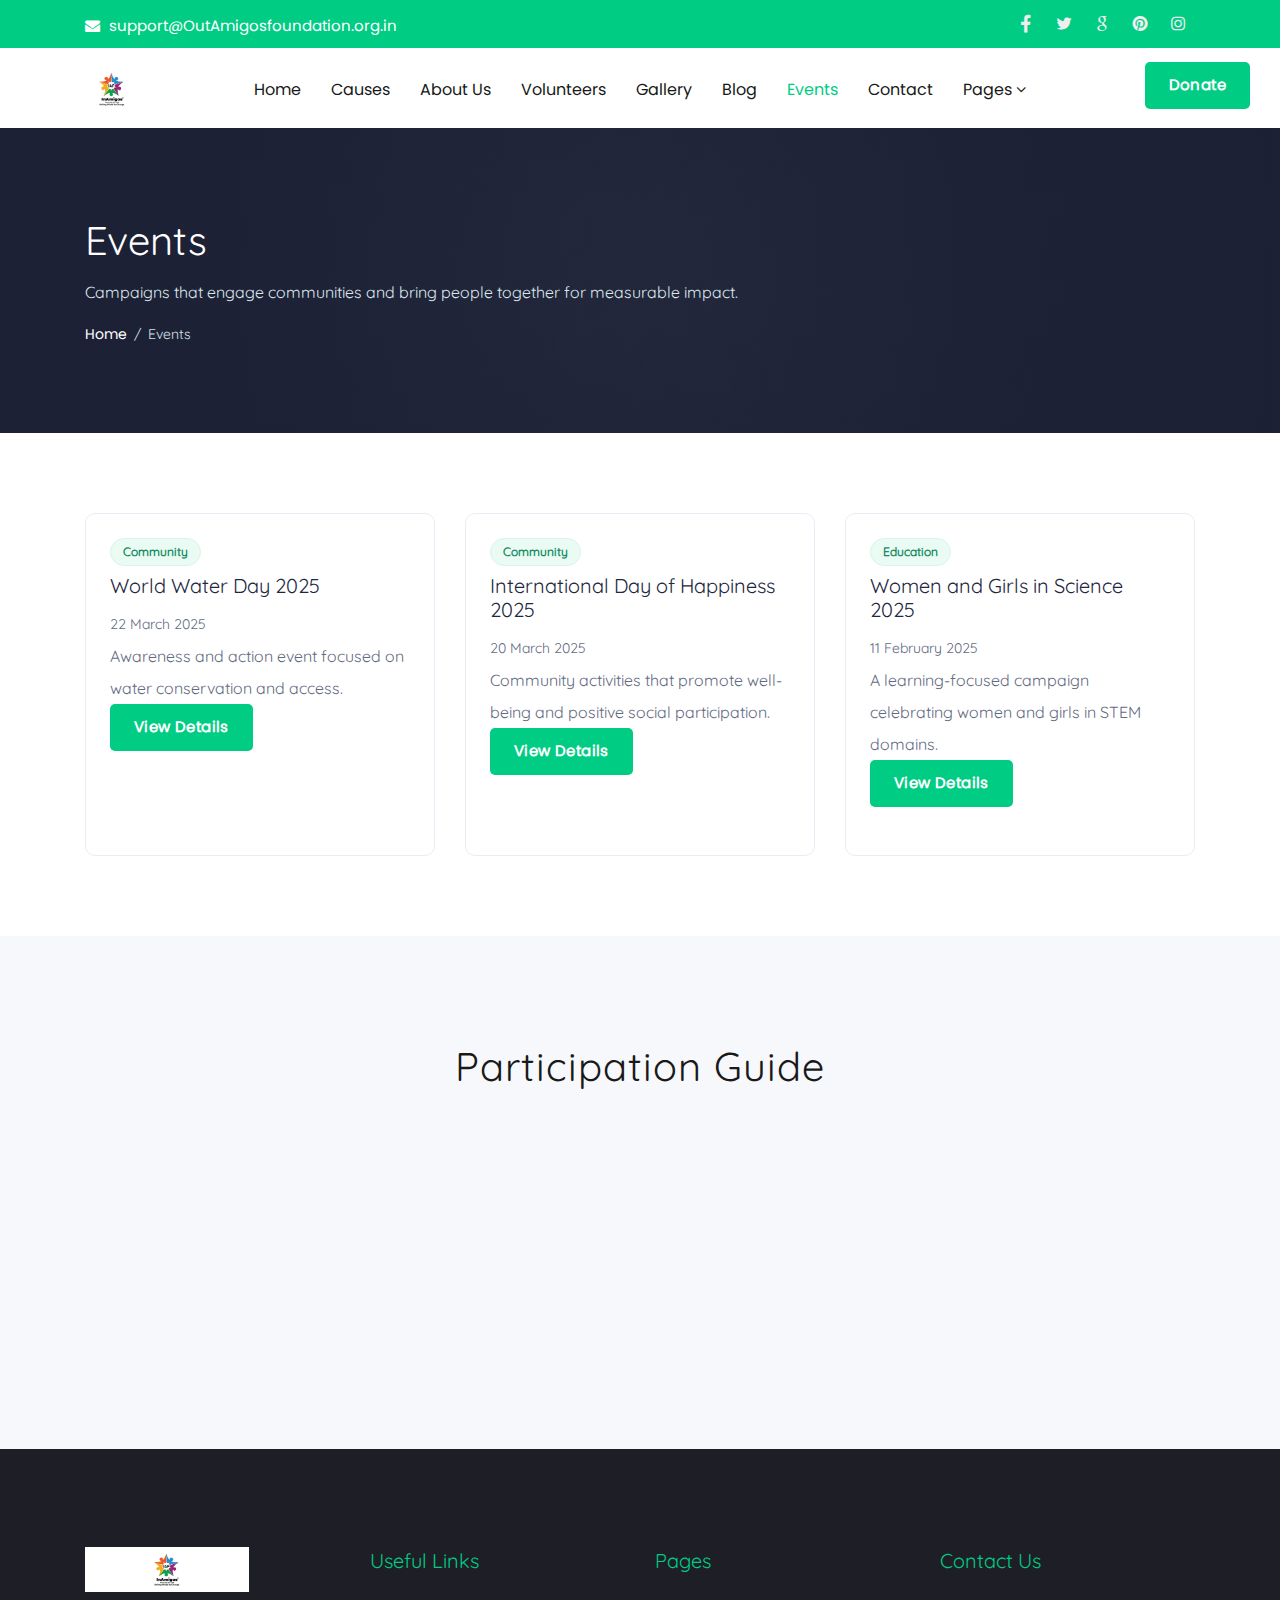
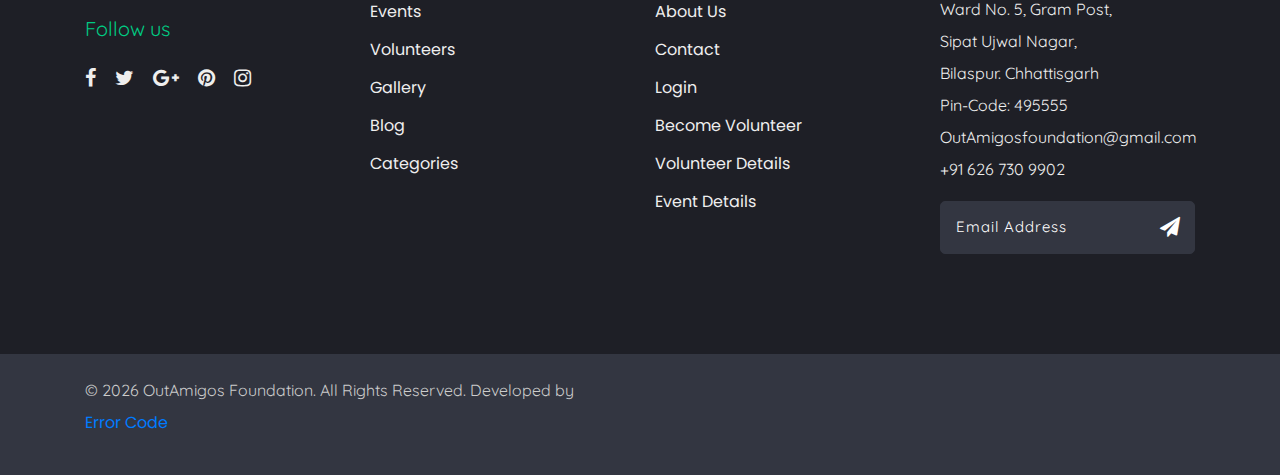
<file: events.html>
<!DOCTYPE html>
<html lang="en">
<head>
  <meta charset="UTF-8">
  <meta http-equiv="X-UA-Compatible" content="IE=edge,chrome=1">
  <meta name="viewport" content="width=device-width, initial-scale=1, shrink-to-fit=no">
  <meta name="referrer" content="strict-origin-when-cross-origin">
  <meta http-equiv="Content-Security-Policy" content="default-src 'self' https: data: blob:; script-src 'self' 'unsafe-inline' 'unsafe-eval' https:; style-src 'self' 'unsafe-inline' https:; img-src 'self' data: blob: https:; font-src 'self' data: https:; connect-src 'self' https:; frame-src https:; object-src 'none'; base-uri 'self'; form-action 'self' https://OutAmigosfoundation.org.in https://forms.gle;">
  <meta http-equiv="Permissions-Policy" content="camera=(), microphone=(), geolocation=()">
  <meta name="description" content="Explore upcoming and completed OutAmigos Foundation events.">
  <meta name="keywords" content="OutAmigos events, NGO campaigns">
  <title>Events - OutAmigos Foundation</title>

  <link href="css/bootstrap.min.css" rel="stylesheet">
  <link href="css/font-awesome.min.css" rel="stylesheet">
  <link href="css/line-awesome.min.css" rel="stylesheet">
  <link href="css/animate.css" rel="stylesheet">
  <link href="css/barfiller.css" rel="stylesheet">
  <link href="css/magnific-popup.css" rel="stylesheet">
  <link href="css/flaticon.css" rel="stylesheet">
  <link href="css/owl.carousel.css" rel="stylesheet">
  <link href="css/style.css" rel="stylesheet">
  <link href="css/responsive.css" rel="stylesheet">
  <link href="css/aos.css" rel="stylesheet">
  <link href="css/red.css" rel="stylesheet">
  <link href="css/video.css" rel="stylesheet">
  <link href="css/site-pages.css" rel="stylesheet">
  <link rel="apple-touch-icon" href="images/1744214680.jpg">
  <link rel="shortcut icon" href="images/1744214680.jpg">
</head>
<body>
  <div id="site-layout-header"></div>

  <section class="page-hero">
    <div class="container">
      <h1>Events</h1>
      <p>Campaigns that engage communities and bring people together for measurable impact.</p>
      <ul class="page-breadcrumb">
        <li><a href="index.html">Home</a></li>
        <li>Events</li>
      </ul>
    </div>
  </section>

  <section class="page-block">
    <div class="container">
      <div class="row">
        <div class="col-lg-4 col-md-6" data-aos="fade-up" data-aos-delay="60">
          <div class="page-card" id="world-water-day-2025">
            <span class="page-tag">Community</span>
            <h5>World Water Day 2025</h5>
            <p class="page-meta">22 March 2025</p>
            <p>Awareness and action event focused on water conservation and access.</p>
            <a href="event-details.html#world-water-day-2025" class="main-btn mar-top-20">View Details</a>
          </div>
        </div>
        <div class="col-lg-4 col-md-6" data-aos="fade-up" data-aos-delay="120">
          <div class="page-card" id="international-day-of-happiness-2025">
            <span class="page-tag">Community</span>
            <h5>International Day of Happiness 2025</h5>
            <p class="page-meta">20 March 2025</p>
            <p>Community activities that promote well-being and positive social participation.</p>
            <a href="event-details.html#international-day-of-happiness-2025" class="main-btn mar-top-20">View Details</a>
          </div>
        </div>
        <div class="col-lg-4 col-md-6" data-aos="fade-up" data-aos-delay="180">
          <div class="page-card" id="women-girls-science-2025">
            <span class="page-tag">Education</span>
            <h5>Women and Girls in Science 2025</h5>
            <p class="page-meta">11 February 2025</p>
            <p>A learning-focused campaign celebrating women and girls in STEM domains.</p>
            <a href="event-details.html#women-girls-science-2025" class="main-btn mar-top-20">View Details</a>
          </div>
        </div>
      </div>
    </div>
  </section>

  <!-- extra-content:events -->
  <section class="page-block gray-bg">
    <div class="container">
      <div class="row">
        <div class="col-lg-12 text-center mar-bt-30">
          <div class="section-title">
            <h2>Participation Guide</h2>
          </div>
        </div>
      </div>
      <div class="row">
        <div class="col-lg-6" data-aos="fade-right" data-aos-delay="80">
          <div class="page-card">
            <h4>How to Join an Event</h4>
            <ul class="page-list">
              <li>Select event and confirm participation interest</li>
              <li>Receive volunteer briefing and schedule details</li>
              <li>Participate and submit post-event feedback</li>
            </ul>
          </div>
        </div>
        <div class="col-lg-6" data-aos="fade-left" data-aos-delay="120">
          <div class="page-card">
            <h4>Event Priorities</h4>
            <p>Our events are designed to maximize grassroots awareness, direct participation, and measurable local impact.</p>
            <a href="become-volunteer.html" class="main-btn mar-top-20">Join Next Event</a>
          </div>
        </div>
      </div>
    </div>
  </section>
  <div id="site-layout-footer"></div>

  <script src="js/site-layout.js"></script>
  <script src="js/jquery-1.12.4.min.js"></script>
  <script src="js/popper.min.js"></script>
  <script src="js/bootstrap.min.js"></script>
  <script src="js/wow.min.js"></script>
  <script src="js/jquery.waypoints.min.js"></script>
  <script src="js/jquery.counterup.min.js"></script>
  <script src="js/owl.carousel.min.js"></script>
  <script src="js/isotope-3.0.6-min.js"></script>
  <script src="js/magnific-popup.min.js"></script>
  <script src="js/jquery.sticky.js"></script>
  <script src="js/jquery.barfiller.js"></script>
  <script src="js/main.js"></script>
  <script src="js/jquery.bvalidator.min.js"></script>
  <script src="js/default.min.js"></script>
  <script src="js/red.js"></script>
  <script src="js/aos.js"></script>
  <script src="js/jquery.backTop.min.js"></script>
  <script src="js/site-pages.js"></script>
</body>
</html>
</file>
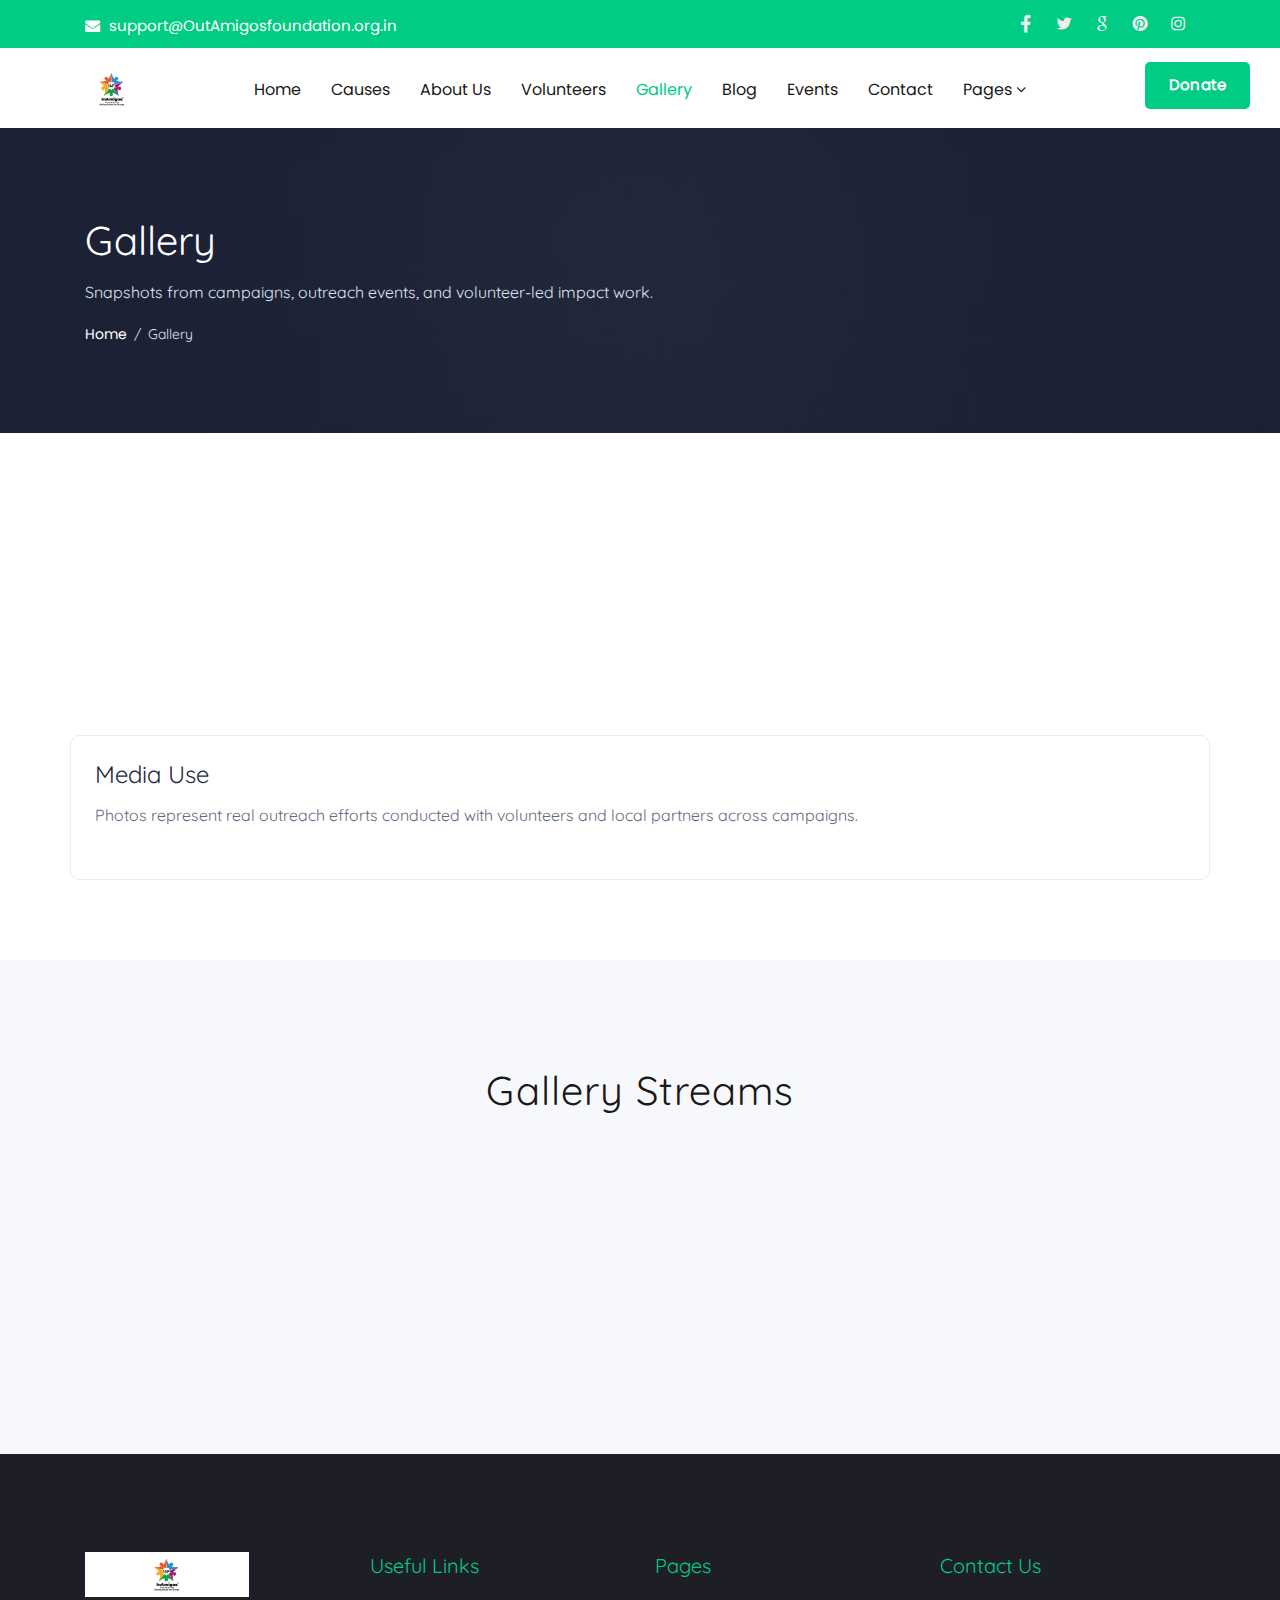
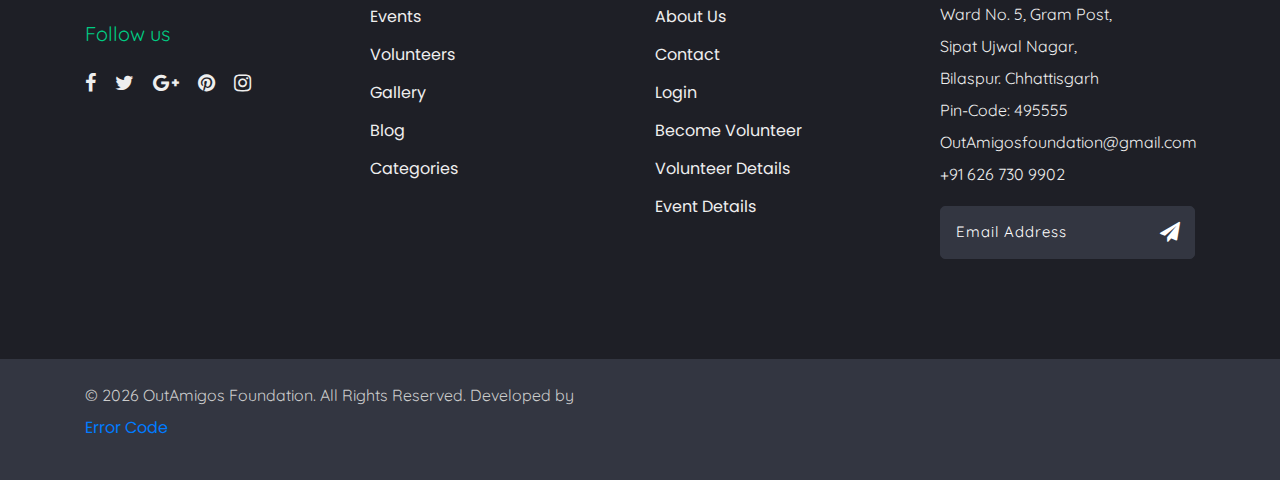
<file: gallery.html>
<!DOCTYPE html>
<html lang="en">
<head>
  <meta charset="UTF-8">
  <meta http-equiv="X-UA-Compatible" content="IE=edge,chrome=1">
  <meta name="viewport" content="width=device-width, initial-scale=1, shrink-to-fit=no">
  <meta name="referrer" content="strict-origin-when-cross-origin">
  <meta http-equiv="Content-Security-Policy" content="default-src 'self' https: data: blob:; script-src 'self' 'unsafe-inline' 'unsafe-eval' https:; style-src 'self' 'unsafe-inline' https:; img-src 'self' data: blob: https:; font-src 'self' data: https:; connect-src 'self' https:; frame-src https:; object-src 'none'; base-uri 'self'; form-action 'self' https://OutAmigosfoundation.org.in https://forms.gle;">
  <meta http-equiv="Permissions-Policy" content="camera=(), microphone=(), geolocation=()">
  <meta name="description" content="Browse OutAmigos Foundation gallery highlights.">
  <meta name="keywords" content="OutAmigos gallery, NGO photos">
  <title>Gallery - OutAmigos Foundation</title>

  <link href="css/bootstrap.min.css" rel="stylesheet">
  <link href="css/font-awesome.min.css" rel="stylesheet">
  <link href="css/line-awesome.min.css" rel="stylesheet">
  <link href="css/animate.css" rel="stylesheet">
  <link href="css/barfiller.css" rel="stylesheet">
  <link href="css/magnific-popup.css" rel="stylesheet">
  <link href="css/flaticon.css" rel="stylesheet">
  <link href="css/owl.carousel.css" rel="stylesheet">
  <link href="css/style.css" rel="stylesheet">
  <link href="css/responsive.css" rel="stylesheet">
  <link href="css/aos.css" rel="stylesheet">
  <link href="css/red.css" rel="stylesheet">
  <link href="css/video.css" rel="stylesheet">
  <link href="css/site-pages.css" rel="stylesheet">
  <link rel="apple-touch-icon" href="images/1744214680.jpg">
  <link rel="shortcut icon" href="images/1744214680.jpg">
</head>
<body>
  <div id="site-layout-header"></div>

  <section class="page-hero">
    <div class="container">
      <h1>Gallery</h1>
      <p>Snapshots from campaigns, outreach events, and volunteer-led impact work.</p>
      <ul class="page-breadcrumb">
        <li><a href="index.html">Home</a></li>
        <li>Gallery</li>
      </ul>
    </div>
  </section>

  <section class="page-block">
    <div class="container">
      <div class="row">
        <div class="col-lg-3 col-md-6" data-aos="fade-up" data-aos-delay="40"><a href="images/1743051485.jpg" class="gal_link"><div class="page-cover" style="background-image: url('images/1743051485.jpg'); min-height: 200px;"></div></a></div>
        <div class="col-lg-3 col-md-6" data-aos="fade-up" data-aos-delay="80"><a href="images/1743051466.jpg" class="gal_link"><div class="page-cover" style="background-image: url('images/1743051466.jpg'); min-height: 200px;"></div></a></div>
        <div class="col-lg-3 col-md-6" data-aos="fade-up" data-aos-delay="120"><a href="images/1743051449.jpg" class="gal_link"><div class="page-cover" style="background-image: url('images/1743051449.jpg'); min-height: 200px;"></div></a></div>
        <div class="col-lg-3 col-md-6" data-aos="fade-up" data-aos-delay="160"><a href="images/1743051438.jpg" class="gal_link"><div class="page-cover" style="background-image: url('images/1743051438.jpg'); min-height: 200px;"></div></a></div>
      </div>
      <div class="row mar-top-20">
        <div class="col-lg-12">
          <div class="page-card">
            <h4>Media Use</h4>
            <p>Photos represent real outreach efforts conducted with volunteers and local partners across campaigns.</p>
          </div>
        </div>
      </div>
    </div>
  </section>

  <!-- extra-content:gallery -->
  <section class="page-block gray-bg">
    <div class="container">
      <div class="row">
        <div class="col-lg-12 text-center mar-bt-30">
          <div class="section-title">
            <h2>Gallery Streams</h2>
          </div>
        </div>
      </div>
      <div class="row">
        <div class="col-lg-4 col-md-6" data-aos="fade-up" data-aos-delay="70"><div class="page-card"><h5>Relief Drives</h5><p>Food and essentials distribution campaigns documented across communities.</p></div></div>
        <div class="col-lg-4 col-md-6" data-aos="fade-up" data-aos-delay="120"><div class="page-card"><h5>Education Activities</h5><p>Learning sessions, student support, and education-focused engagement visuals.</p></div></div>
        <div class="col-lg-4 col-md-6" data-aos="fade-up" data-aos-delay="170"><div class="page-card"><h5>Volunteer Moments</h5><p>Field volunteers in action during social impact and awareness campaigns.</p></div></div>
      </div>
    </div>
  </section>
  <div id="site-layout-footer"></div>

  <script src="js/site-layout.js"></script>
  <script src="js/jquery-1.12.4.min.js"></script>
  <script src="js/popper.min.js"></script>
  <script src="js/bootstrap.min.js"></script>
  <script src="js/wow.min.js"></script>
  <script src="js/jquery.waypoints.min.js"></script>
  <script src="js/jquery.counterup.min.js"></script>
  <script src="js/owl.carousel.min.js"></script>
  <script src="js/isotope-3.0.6-min.js"></script>
  <script src="js/magnific-popup.min.js"></script>
  <script src="js/jquery.sticky.js"></script>
  <script src="js/jquery.barfiller.js"></script>
  <script src="js/main.js"></script>
  <script src="js/jquery.bvalidator.min.js"></script>
  <script src="js/default.min.js"></script>
  <script src="js/red.js"></script>
  <script src="js/aos.js"></script>
  <script src="js/jquery.backTop.min.js"></script>
  <script src="js/site-pages.js"></script>
</body>
</html>
</file>
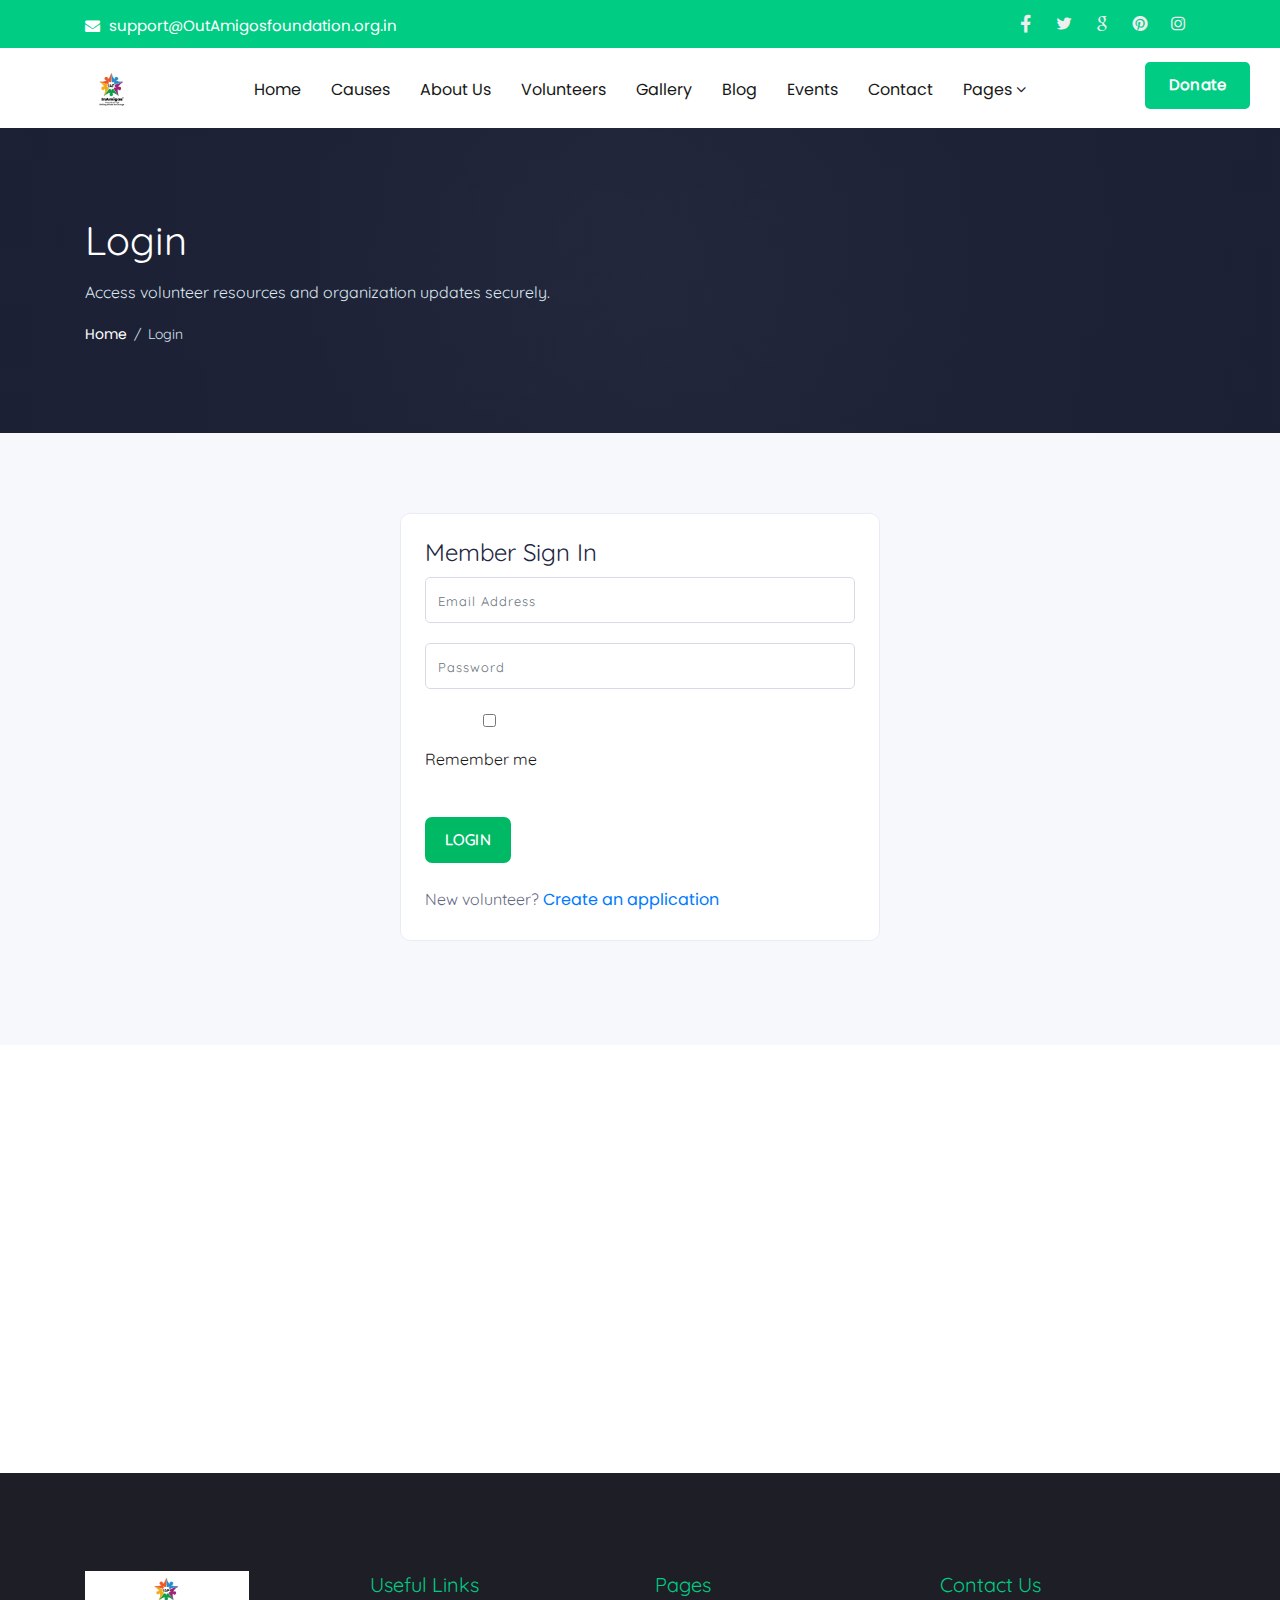
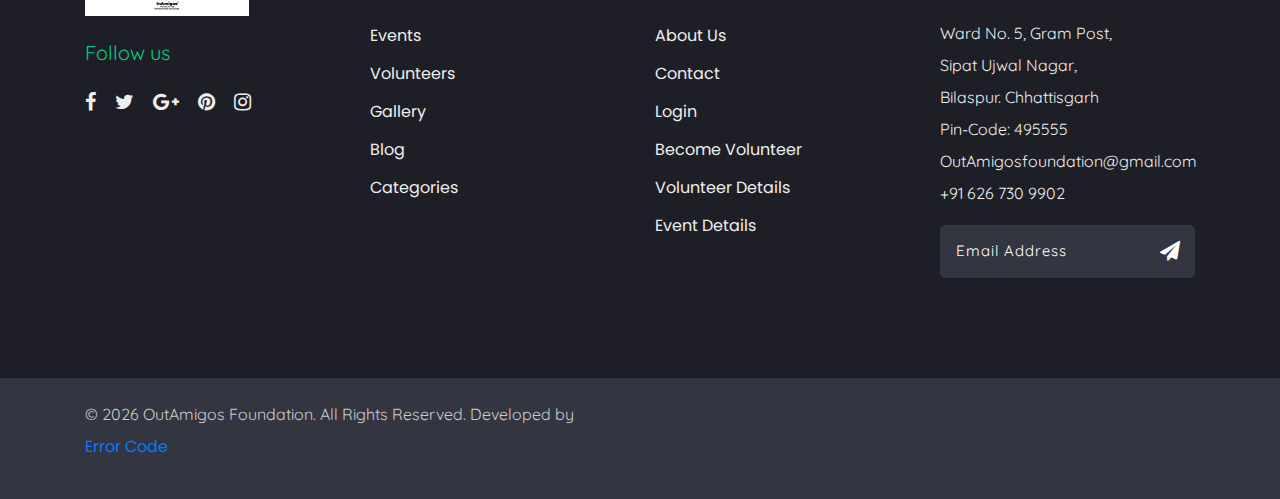
<file: login.html>
<!DOCTYPE html>
<html lang="en">
<head>
  <meta charset="UTF-8">
  <meta http-equiv="X-UA-Compatible" content="IE=edge,chrome=1">
  <meta name="viewport" content="width=device-width, initial-scale=1, shrink-to-fit=no">
  <meta name="referrer" content="strict-origin-when-cross-origin">
  <meta http-equiv="Content-Security-Policy" content="default-src 'self' https: data: blob:; script-src 'self' 'unsafe-inline' 'unsafe-eval' https:; style-src 'self' 'unsafe-inline' https:; img-src 'self' data: blob: https:; font-src 'self' data: https:; connect-src 'self' https:; frame-src https:; object-src 'none'; base-uri 'self'; form-action 'self' https://OutAmigosfoundation.org.in https://forms.gle;">
  <meta http-equiv="Permissions-Policy" content="camera=(), microphone=(), geolocation=()">
  <meta name="description" content="Login page for OutAmigos volunteers and members.">
  <meta name="keywords" content="OutAmigos login, volunteer login">
  <title>Login - OutAmigos Foundation</title>

  <link href="css/bootstrap.min.css" rel="stylesheet">
  <link href="css/font-awesome.min.css" rel="stylesheet">
  <link href="css/line-awesome.min.css" rel="stylesheet">
  <link href="css/animate.css" rel="stylesheet">
  <link href="css/barfiller.css" rel="stylesheet">
  <link href="css/magnific-popup.css" rel="stylesheet">
  <link href="css/flaticon.css" rel="stylesheet">
  <link href="css/owl.carousel.css" rel="stylesheet">
  <link href="css/style.css" rel="stylesheet">
  <link href="css/responsive.css" rel="stylesheet">
  <link href="css/aos.css" rel="stylesheet">
  <link href="css/red.css" rel="stylesheet">
  <link href="css/video.css" rel="stylesheet">
  <link href="css/site-pages.css" rel="stylesheet">
  <link rel="apple-touch-icon" href="images/1744214680.jpg">
  <link rel="shortcut icon" href="images/1744214680.jpg">
</head>
<body>
  <div id="site-layout-header"></div>

  <section class="page-hero">
    <div class="container">
      <h1>Login</h1>
      <p>Access volunteer resources and organization updates securely.</p>
      <ul class="page-breadcrumb">
        <li><a href="index.html">Home</a></li>
        <li>Login</li>
      </ul>
    </div>
  </section>

  <section class="page-block gray-bg">
    <div class="container">
      <div class="auth-wrapper">
        <div class="page-card page-form" data-aos="fade-up" data-aos-delay="80">
          <h4>Member Sign In</h4>
          <form class="js-demo-form" action="#" method="post">
            <div class="form-group">
              <input type="email" class="form-control" name="email" placeholder="Email Address" required>
            </div>
            <div class="form-group">
              <input type="password" class="form-control" name="password" placeholder="Password" required>
            </div>
            <div class="form-group">
              <label><input type="checkbox" name="remember"> Remember me</label>
            </div>
            <button type="submit" class="main-btn">Login</button>
            <p class="form-feedback" aria-live="polite"></p>
          </form>
          <p class="mar-top-20">New volunteer? <a href="become-volunteer.html">Create an application</a></p>
        </div>
      </div>
    </div>
  </section>

  <!-- extra-content:login -->
  <section class="page-block">
    <div class="container">
      <div class="row justify-content-center">
        <div class="col-lg-8" data-aos="fade-up" data-aos-delay="90">
          <div class="page-card">
            <h4>Login Help</h4>
            <ul class="page-list">
              <li>Use your registered volunteer email to sign in</li>
              <li>If access is pending, contact the volunteer coordinator</li>
              <li>New members can apply through the volunteer form</li>
            </ul>
            <a href="contact.html" class="main-btn mar-top-20">Need Support</a>
          </div>
        </div>
      </div>
    </div>
  </section>
  <div id="site-layout-footer"></div>

  <script src="js/site-layout.js"></script>
  <script src="js/jquery-1.12.4.min.js"></script>
  <script src="js/popper.min.js"></script>
  <script src="js/bootstrap.min.js"></script>
  <script src="js/wow.min.js"></script>
  <script src="js/jquery.waypoints.min.js"></script>
  <script src="js/jquery.counterup.min.js"></script>
  <script src="js/owl.carousel.min.js"></script>
  <script src="js/isotope-3.0.6-min.js"></script>
  <script src="js/magnific-popup.min.js"></script>
  <script src="js/jquery.sticky.js"></script>
  <script src="js/jquery.barfiller.js"></script>
  <script src="js/main.js"></script>
  <script src="js/jquery.bvalidator.min.js"></script>
  <script src="js/default.min.js"></script>
  <script src="js/red.js"></script>
  <script src="js/aos.js"></script>
  <script src="js/jquery.backTop.min.js"></script>
  <script src="js/site-pages.js"></script>
</body>
</html>
</file>
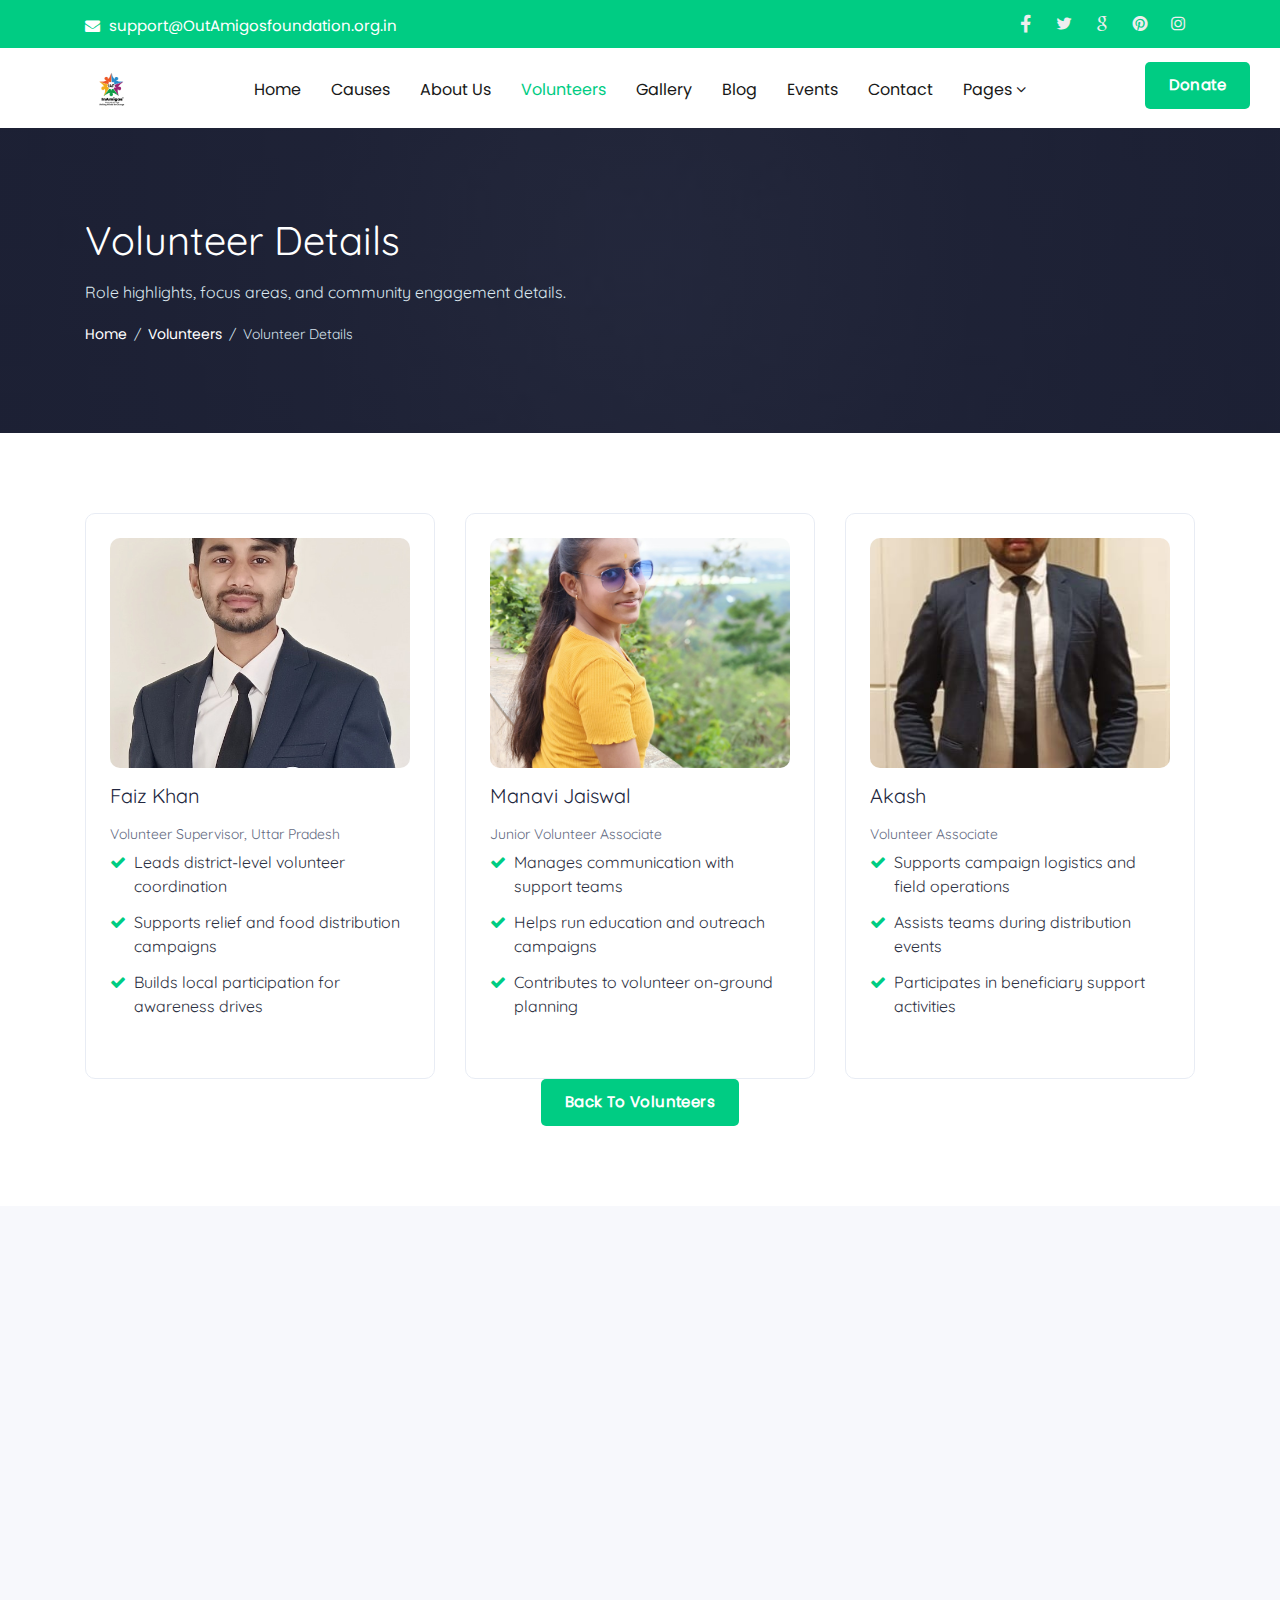
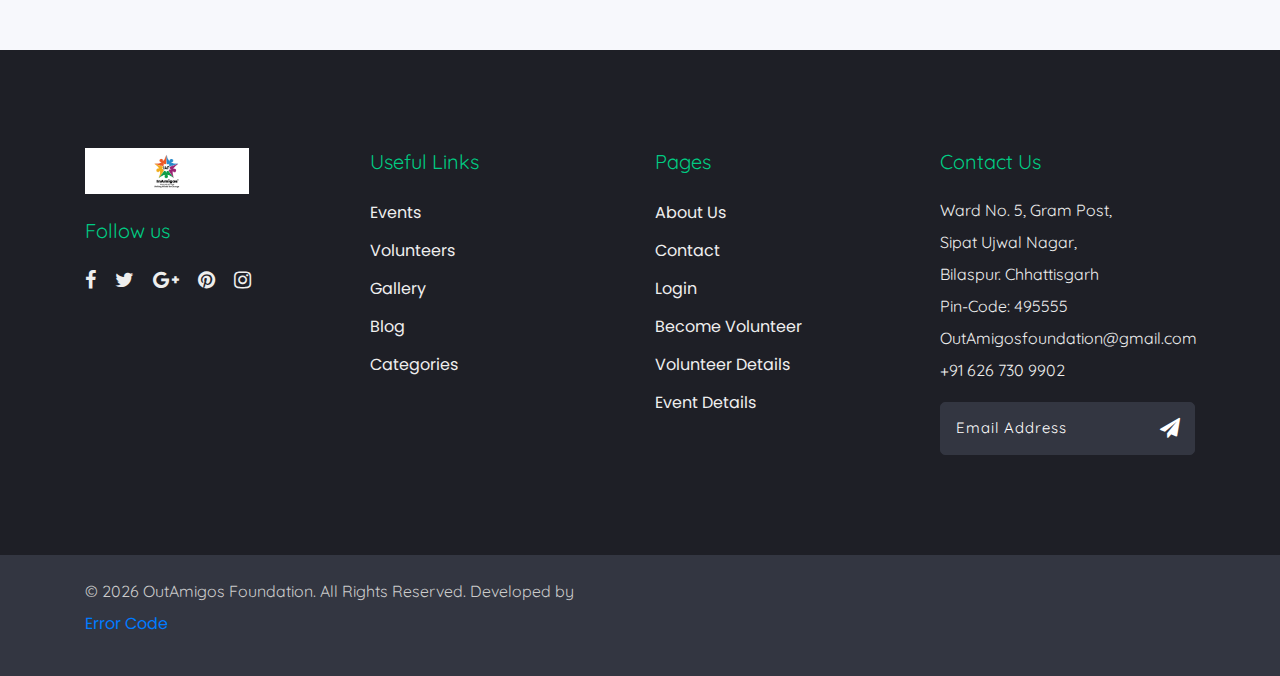
<file: volunteer-details.html>
<!DOCTYPE html>
<html lang="en">
<head>
  <meta charset="UTF-8">
  <meta http-equiv="X-UA-Compatible" content="IE=edge,chrome=1">
  <meta name="viewport" content="width=device-width, initial-scale=1, shrink-to-fit=no">
  <meta name="referrer" content="strict-origin-when-cross-origin">
  <meta http-equiv="Content-Security-Policy" content="default-src 'self' https: data: blob:; script-src 'self' 'unsafe-inline' 'unsafe-eval' https:; style-src 'self' 'unsafe-inline' https:; img-src 'self' data: blob: https:; font-src 'self' data: https:; connect-src 'self' https:; frame-src https:; object-src 'none'; base-uri 'self'; form-action 'self' https://OutAmigosfoundation.org.in https://forms.gle;">
  <meta http-equiv="Permissions-Policy" content="camera=(), microphone=(), geolocation=()">
  <meta name="description" content="Volunteer profiles and role details at OutAmigos Foundation.">
  <meta name="keywords" content="OutAmigos volunteer details, volunteer profile">
  <title>Volunteer Details - OutAmigos Foundation</title>

  <link href="css/bootstrap.min.css" rel="stylesheet">
  <link href="css/font-awesome.min.css" rel="stylesheet">
  <link href="css/line-awesome.min.css" rel="stylesheet">
  <link href="css/animate.css" rel="stylesheet">
  <link href="css/barfiller.css" rel="stylesheet">
  <link href="css/magnific-popup.css" rel="stylesheet">
  <link href="css/flaticon.css" rel="stylesheet">
  <link href="css/owl.carousel.css" rel="stylesheet">
  <link href="css/style.css" rel="stylesheet">
  <link href="css/responsive.css" rel="stylesheet">
  <link href="css/aos.css" rel="stylesheet">
  <link href="css/red.css" rel="stylesheet">
  <link href="css/video.css" rel="stylesheet">
  <link href="css/site-pages.css" rel="stylesheet">
  <link rel="apple-touch-icon" href="images/1744214680.jpg">
  <link rel="shortcut icon" href="images/1744214680.jpg">
</head>
<body>
  <div id="site-layout-header"></div>

  <section class="page-hero">
    <div class="container">
      <h1>Volunteer Details</h1>
      <p>Role highlights, focus areas, and community engagement details.</p>
      <ul class="page-breadcrumb">
        <li><a href="index.html">Home</a></li>
        <li><a href="volunteers.html">Volunteers</a></li>
        <li>Volunteer Details</li>
      </ul>
    </div>
  </section>

  <section class="page-block">
    <div class="container">
      <div class="row">
        <div class="col-lg-4" id="faiz-khan" data-aos="fade-right" data-aos-delay="70">
          <div class="page-card">
            <div class="page-cover" style="background-image: url('images/1738081237.jpg');"></div>
            <h5>Faiz Khan</h5>
            <p class="page-meta">Volunteer Supervisor, Uttar Pradesh</p>
            <ul class="page-list">
              <li>Leads district-level volunteer coordination</li>
              <li>Supports relief and food distribution campaigns</li>
              <li>Builds local participation for awareness drives</li>
            </ul>
          </div>
        </div>
        <div class="col-lg-4" id="manavi-jaiswal" data-aos="fade-up" data-aos-delay="110">
          <div class="page-card">
            <div class="page-cover" style="background-image: url('images/1738127845.jpg');"></div>
            <h5>Manavi Jaiswal</h5>
            <p class="page-meta">Junior Volunteer Associate</p>
            <ul class="page-list">
              <li>Manages communication with support teams</li>
              <li>Helps run education and outreach campaigns</li>
              <li>Contributes to volunteer on-ground planning</li>
            </ul>
          </div>
        </div>
        <div class="col-lg-4" id="akash" data-aos="fade-left" data-aos-delay="150">
          <div class="page-card">
            <div class="page-cover" style="background-image: url('images/1738080678.jpg');"></div>
            <h5>Akash</h5>
            <p class="page-meta">Volunteer Associate</p>
            <ul class="page-list">
              <li>Supports campaign logistics and field operations</li>
              <li>Assists teams during distribution events</li>
              <li>Participates in beneficiary support activities</li>
            </ul>
          </div>
        </div>
      </div>
      <div class="row">
        <div class="col-lg-12 text-center mar-top-20">
          <a href="volunteers.html" class="main-btn">Back to Volunteers</a>
        </div>
      </div>
    </div>
  </section>

  <!-- extra-content:volunteer-details -->
  <section class="page-block gray-bg">
    <div class="container">
      <div class="row align-items-center">
        <div class="col-lg-8" data-aos="fade-right" data-aos-delay="90">
          <div class="page-card">
            <h4>Role Expectations</h4>
            <p>Every volunteer role includes community-first behavior, timely coordination, and clear on-ground communication.</p>
            <ul class="page-list mar-top-20">
              <li>Maintain dignity and respect in all outreach contexts</li>
              <li>Follow campaign timelines and reporting structure</li>
              <li>Support team coordination and beneficiary safety</li>
            </ul>
          </div>
        </div>
        <div class="col-lg-4 text-lg-right" data-aos="fade-left" data-aos-delay="120">
          <a href="become-volunteer.html" class="main-btn">Apply as Volunteer</a>
        </div>
      </div>
    </div>
  </section>
  <div id="site-layout-footer"></div>

  <script src="js/site-layout.js"></script>
  <script src="js/jquery-1.12.4.min.js"></script>
  <script src="js/popper.min.js"></script>
  <script src="js/bootstrap.min.js"></script>
  <script src="js/wow.min.js"></script>
  <script src="js/jquery.waypoints.min.js"></script>
  <script src="js/jquery.counterup.min.js"></script>
  <script src="js/owl.carousel.min.js"></script>
  <script src="js/isotope-3.0.6-min.js"></script>
  <script src="js/magnific-popup.min.js"></script>
  <script src="js/jquery.sticky.js"></script>
  <script src="js/jquery.barfiller.js"></script>
  <script src="js/main.js"></script>
  <script src="js/jquery.bvalidator.min.js"></script>
  <script src="js/default.min.js"></script>
  <script src="js/red.js"></script>
  <script src="js/aos.js"></script>
  <script src="js/jquery.backTop.min.js"></script>
  <script src="js/site-pages.js"></script>
</body>
</html>
</file>
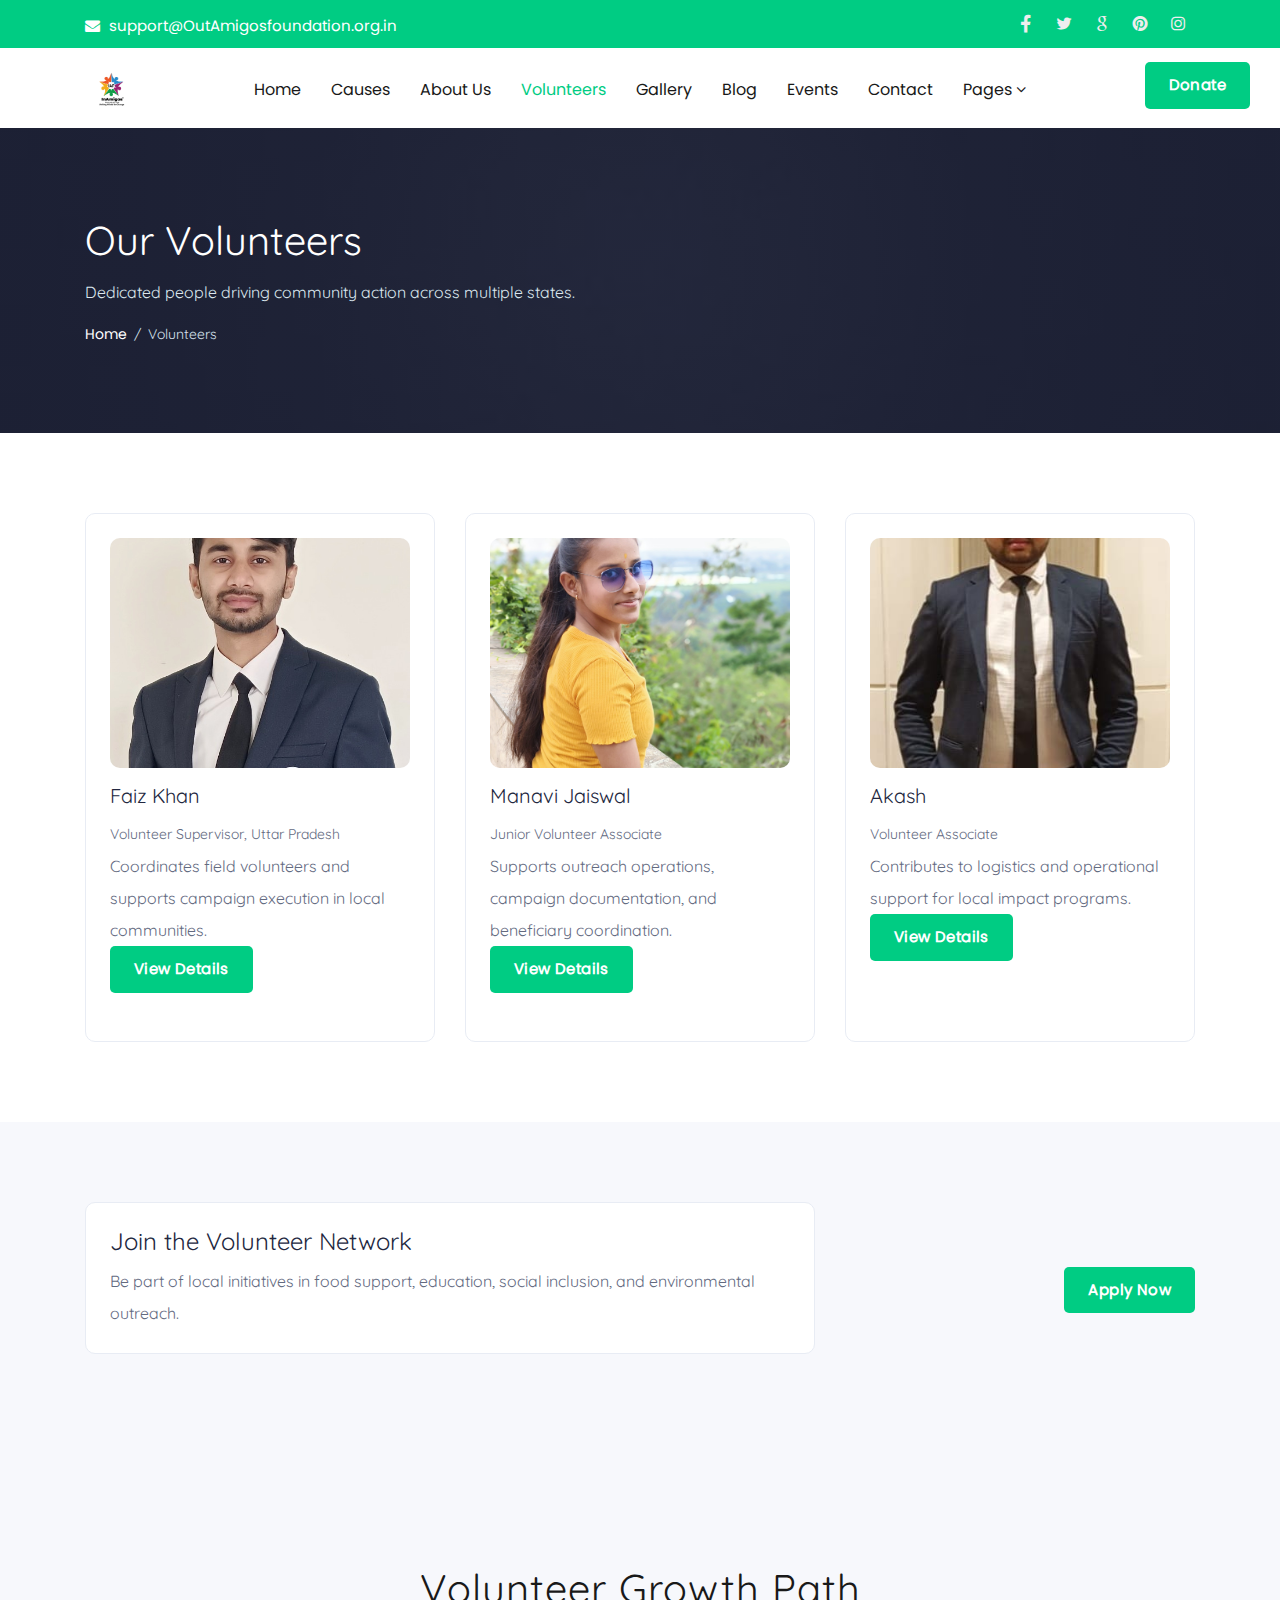
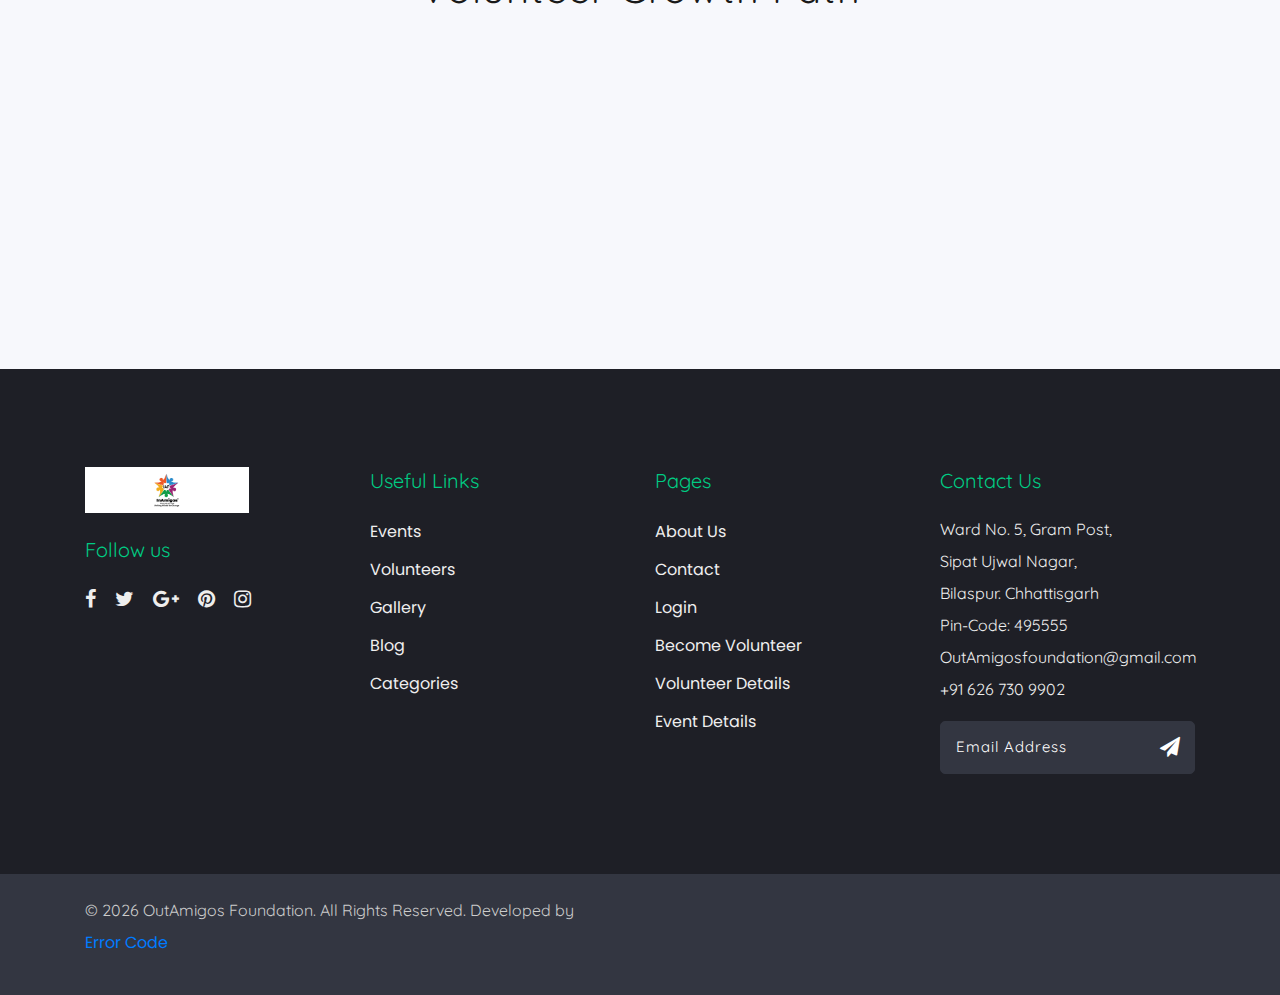
<file: volunteers.html>
<!DOCTYPE html>
<html lang="en">
<head>
  <meta charset="UTF-8">
  <meta http-equiv="X-UA-Compatible" content="IE=edge,chrome=1">
  <meta name="viewport" content="width=device-width, initial-scale=1, shrink-to-fit=no">
  <meta name="referrer" content="strict-origin-when-cross-origin">
  <meta http-equiv="Content-Security-Policy" content="default-src 'self' https: data: blob:; script-src 'self' 'unsafe-inline' 'unsafe-eval' https:; style-src 'self' 'unsafe-inline' https:; img-src 'self' data: blob: https:; font-src 'self' data: https:; connect-src 'self' https:; frame-src https:; object-src 'none'; base-uri 'self'; form-action 'self' https://OutAmigosfoundation.org.in https://forms.gle;">
  <meta http-equiv="Permissions-Policy" content="camera=(), microphone=(), geolocation=()">
  <meta name="description" content="Meet OutAmigos volunteers and learn about our on-ground team.">
  <meta name="keywords" content="OutAmigos volunteers, NGO team, social volunteers">
  <title>Volunteers - OutAmigos Foundation</title>

  <link href="css/bootstrap.min.css" rel="stylesheet">
  <link href="css/font-awesome.min.css" rel="stylesheet">
  <link href="css/line-awesome.min.css" rel="stylesheet">
  <link href="css/animate.css" rel="stylesheet">
  <link href="css/barfiller.css" rel="stylesheet">
  <link href="css/magnific-popup.css" rel="stylesheet">
  <link href="css/flaticon.css" rel="stylesheet">
  <link href="css/owl.carousel.css" rel="stylesheet">
  <link href="css/style.css" rel="stylesheet">
  <link href="css/responsive.css" rel="stylesheet">
  <link href="css/aos.css" rel="stylesheet">
  <link href="css/red.css" rel="stylesheet">
  <link href="css/video.css" rel="stylesheet">
  <link href="css/site-pages.css" rel="stylesheet">
  <link rel="apple-touch-icon" href="images/1744214680.jpg">
  <link rel="shortcut icon" href="images/1744214680.jpg">
</head>
<body>
  <div id="site-layout-header"></div>

  <section class="page-hero">
    <div class="container">
      <h1>Our Volunteers</h1>
      <p>Dedicated people driving community action across multiple states.</p>
      <ul class="page-breadcrumb">
        <li><a href="index.html">Home</a></li>
        <li>Volunteers</li>
      </ul>
    </div>
  </section>

  <section class="page-block">
    <div class="container">
      <div class="row">
        <div class="col-lg-4 col-md-6" id="faiz-khan" data-aos="fade-up" data-aos-delay="60">
          <div class="page-card">
            <div class="page-cover" style="background-image: url('images/1738081237.jpg');"></div>
            <h5>Faiz Khan</h5>
            <p class="page-meta">Volunteer Supervisor, Uttar Pradesh</p>
            <p>Coordinates field volunteers and supports campaign execution in local communities.</p>
            <a href="volunteer-details.html#faiz-khan" class="main-btn mar-top-20">View Details</a>
          </div>
        </div>
        <div class="col-lg-4 col-md-6" id="manavi-jaiswal" data-aos="fade-up" data-aos-delay="120">
          <div class="page-card">
            <div class="page-cover" style="background-image: url('images/1738127845.jpg');"></div>
            <h5>Manavi Jaiswal</h5>
            <p class="page-meta">Junior Volunteer Associate</p>
            <p>Supports outreach operations, campaign documentation, and beneficiary coordination.</p>
            <a href="volunteer-details.html#manavi-jaiswal" class="main-btn mar-top-20">View Details</a>
          </div>
        </div>
        <div class="col-lg-4 col-md-6" id="akash" data-aos="fade-up" data-aos-delay="180">
          <div class="page-card">
            <div class="page-cover" style="background-image: url('images/1738080678.jpg');"></div>
            <h5>Akash</h5>
            <p class="page-meta">Volunteer Associate</p>
            <p>Contributes to logistics and operational support for local impact programs.</p>
            <a href="volunteer-details.html#akash" class="main-btn mar-top-20">View Details</a>
          </div>
        </div>
      </div>
    </div>
  </section>

  <section class="page-block gray-bg">
    <div class="container">
      <div class="row align-items-center">
        <div class="col-lg-8">
          <div class="page-card">
            <h4>Join the Volunteer Network</h4>
            <p>Be part of local initiatives in food support, education, social inclusion, and environmental outreach.</p>
          </div>
        </div>
        <div class="col-lg-4 text-lg-right">
          <a href="become-volunteer.html" class="main-btn">Apply Now</a>
        </div>
      </div>
    </div>
  </section>

  <!-- extra-content:volunteers -->
  <section class="page-block gray-bg">
    <div class="container">
      <div class="row">
        <div class="col-lg-12 text-center mar-bt-30">
          <div class="section-title">
            <h2>Volunteer Growth Path</h2>
          </div>
        </div>
      </div>
      <div class="row">
        <div class="col-lg-6" data-aos="fade-right" data-aos-delay="80">
          <div class="page-card">
            <h4>Training and Orientation</h4>
            <ul class="page-list">
              <li>Campaign briefing and role clarity</li>
              <li>Community communication and safety guidance</li>
              <li>Execution checklist and reporting process</li>
            </ul>
          </div>
        </div>
        <div class="col-lg-6" data-aos="fade-left" data-aos-delay="120">
          <div class="page-card">
            <h4>Recognition and Support</h4>
            <ul class="page-list">
              <li>Mentor support for first-time volunteers</li>
              <li>Role-based participation in key campaigns</li>
              <li>Impact certificates for active contributors</li>
            </ul>
          </div>
        </div>
      </div>
    </div>
  </section>
  <div id="site-layout-footer"></div>

  <script src="js/site-layout.js"></script>
  <script src="js/jquery-1.12.4.min.js"></script>
  <script src="js/popper.min.js"></script>
  <script src="js/bootstrap.min.js"></script>
  <script src="js/wow.min.js"></script>
  <script src="js/jquery.waypoints.min.js"></script>
  <script src="js/jquery.counterup.min.js"></script>
  <script src="js/owl.carousel.min.js"></script>
  <script src="js/isotope-3.0.6-min.js"></script>
  <script src="js/magnific-popup.min.js"></script>
  <script src="js/jquery.sticky.js"></script>
  <script src="js/jquery.barfiller.js"></script>
  <script src="js/main.js"></script>
  <script src="js/jquery.bvalidator.min.js"></script>
  <script src="js/default.min.js"></script>
  <script src="js/red.js"></script>
  <script src="js/aos.js"></script>
  <script src="js/jquery.backTop.min.js"></script>
  <script src="js/site-pages.js"></script>
</body>
</html>
</file>
<file: css/barfiller.css>
body {
    font-family: Arial;
    background: #eee;
}

.barfiller {
    width: 100%;
    height: 12px;
    background: #fcfcfc;
    border: 1px solid #ccc;
    position: relative;
    margin-bottom: 20px;
    box-shadow: inset 1px 4px 9px -6px rgba(0, 0, 0, .5);
    -moz-box-shadow: inset 1px 4px 9px -6px rgba(0, 0, 0, .5);
}

.barfiller .fill {
    display: block;
    position: relative;
    width: 0px;
    height: 100%;
    background: #333;
    z-index: 1;
}

.barfiller .tipWrap {
    display: none;
}

.barfiller .tip {
    margin-top: -30px;
    padding: 2px 4px;
    font-size: 11px;
    color: #fff;
    left: 0px;
    position: absolute;
    z-index: 2;
    background: #333;
}
</file>
<file: css/flaticon.css>
@font-face {
		font-family: "Flaticon";
		src: url("../fonts/Flaticon.eot");
		src: url("../fonts/Flaticon.eot#iefix") format("embedded-opentype"),
			url("../fonts/Flaticon.woff2") format("woff2"),
			url("../fonts/Flaticon.woff") format("woff"),
			url("../fonts/Flaticon.ttf") format("truetype"),
			url("../images/Flaticon.svg#Flaticon") format("svg");
		font-weight: normal;
		font-style: normal;
	}

	@media screen and (-webkit-min-device-pixel-ratio:0) {
		@font-face {
			font-family: "Flaticon";
			src: url("../images/Flaticon.svg#Flaticon") format("svg");
		}
	}

	[class^="flaticon-"]:before,
	[class*=" flaticon-"]:before,
	[class^="flaticon-"]:after,
	[class*=" flaticon-"]:after {
		font-family: Flaticon;
		font-size: 20px;
		font-style: normal;
	}

	.flaticon-food-donation:before {
		content: "\f100";
	}

	.flaticon-blood-donation:before {
		content: "\f101";
	}

	.flaticon-blood-transfusion:before {
		content: "\f102";
	}

	.flaticon-blood-bag:before {
		content: "\f103";
	}

	.flaticon-education:before {
		content: "\f104";
	}

	.flaticon-education-1:before {
		content: "\f105";
	}

	.flaticon-heart:before {
		content: "\f106";
	}

	.flaticon-donation:before {
		content: "\f107";
	}

	.flaticon-heart-1:before {
		content: "\f108";
	}

	.flaticon-charity:before {
		content: "\f109";
	}

	.flaticon-donation-1:before {
		content: "\f10a";
	}

	.flaticon-blood-bag:before {
		content: "\f10b";
	}

	.flaticon-donation-2:before {
		content: "\f10c";
	}

	.flaticon-money:before {
		content: "\f10d";
	}

	.flaticon-organization:before {
		content: "\f10e";
	}
</file>
<file: css/style.css>
@font-face {
  font-family: "Poppins";
  src: url("../fonts/Poppins-Regular.eot"); /* IE9 Compat Modes */
  src: url("../fonts/Poppins-Regular.eot#iefix") format("embedded-opentype"), /* IE6-IE8 */
    url("../fonts/Poppins-Regular.otf") format("opentype"), /* Open Type Font */
    url("../images/Poppins-Regular.svg") format("svg"), /* Legacy iOS */
    url("../fonts/Poppins-Regular.ttf") format("truetype"), /* Safari, Android, iOS */
    url("../fonts/Poppins-Regular.woff") format("woff"), /* Modern Browsers */
    url("../fonts/Poppins-Regular.woff2") format("woff2"); /* Modern Browsers */
  font-weight: normal;
  font-style: normal;
}
@font-face {
  font-family: "Quicksand";
  src: url("../fonts/Quicksand-Regular.eot"); /* IE9 Compat Modes */
  src: url("../fonts/Quicksand-Regular.eot#iefix") format("embedded-opentype"), /* IE6-IE8 */
    url("../fonts/Quicksand-Regular.otf") format("opentype"), /* Open Type Font */
    url("../images/Quicksand-Regular.svg") format("svg"), /* Legacy iOS */
    url("../fonts/Quicksand-Regular.ttf") format("truetype"), /* Safari, Android, iOS */
    url("../fonts/Quicksand-Regular.woff") format("woff"), /* Modern Browsers */
    url("../fonts/Quicksand-Regular.woff2") format("woff2"); /* Modern Browsers */
  font-weight: normal;
  font-style: normal;
}
/* Common CSS 
============== */
body {
	font-family: 'Quicksand', sans-serif;
	font-size: 16px;
	line-height: 1.5;
	font-weight: 400;
	position: relative;
	z-index: 1;
	background: #fff;
	color: #191919;
	overflow-x: hidden;
}


h1,
h2,
h3,
h4,
h5,
	{
	position: relative;
	font-family: 'Quicksand', sans-serif;
	font-weight: 600;
	margin: 0;
	color: #191919;
}

h6 {
	font-family: "Poppins", serif;
}


a {
	text-decoration: none;
	cursor: pointer;
	font-family: "Poppins", serif;
}

p {
	font-family: 'Quicksand', sans-serif;
	font-size: 16px;
	font-weight: 500;
	line-height: 32px;
	position: relative;
	color: #686868;
}


button,
input,
textarea,
a:hover,
a:focus,
a:visited {
	text-decoration: none;
	outline: none;
	outline-width: 0 !important;
}

input:focus::-webkit-input-placeholder,
textarea:focus::-webkit-input-placeholder {
	color: #191919;
}

img {
	display: inline-block;
	max-width: 100%;
}

i,
span,
a {
	display: inline-block;
}

ul {
	list-style: none;
	margin: 0px;
	padding: 0px;
}

li {
	display: inline-block;
}

/*Section Padding CSS*/

.section-padding {
	padding: 40px 0;
}

@media only screen and (min-width: 992px) and (max-width: 1200px) {
	.section-padding {
		padding: 80px 0;
	}
}

@media only screen and (min-width: 768px) and (max-width: 991px) {
	.section-padding {
		padding: 60px 0;
	}
}

@media only screen and (min-width: 576px) and (max-width: 767px) {
	.section-padding {
		padding: 50px 0;
	}
}

@media (max-width: 575px) {
	.section-padding {
		padding: 50px 0;
	}
}

/*Margin & Padding */

.pad-top-0 {
	padding-top: 0;
}

.pad-bot-0 {
	padding-bottom: 0;
}

.pad-top-20 {
	padding-top: 20px;
}

.pad-bot-20 {
	padding-bottom: 20px;
}

.pad-top-30 {
	padding-top: 30px;
}

.pad-bot-30 {
	padding-bottom: 30px;
}

.pad-top-40 {
	padding-top: 40px;
}

.pad-bot-40 {
	padding-bottom: 40px;
}

.pad-top-50 {
	padding-top: 50px;
}

.pad-bot-50 {
	padding-bottom: 50px;
}

.mar-tp-30 {
	margin-top: 30px;
}

.mar-bt-30 {
	margin-bottom: 30px;
}

.mar-tp-50 {
	margin-top: 50px;
}

.mar-bt-50 {
	margin-bottom: 50px;
}

.mar-tp-100 {
	margin-top: 100px;
}

.mar-bt-100 {
	margin-bottom: 100px;
}

/*Section Title */


.section-title {
	position: relative;
}

.section-title h2 {
	font-size: 40px;
	font-weight: 500;
	line-height: 60px;
	letter-spacing: 1px;
	margin: 20px 0;
}

.section-title h2 b {
	color: #FFD857;
}

@media only screen and (min-width: 576px) and (max-width: 767px) {
	.section-title h2 {
		font-size: 40px;
		line-height: 55px;
		margin: 10px 0;
		margin-bottom: 20px;
	}
}

@media (max-width: 575px) {
	.section-title h2 {
		font-size: 35px;
		line-height: 45px;
		margin: 55px 0;
		margin-bottom: 15px;
	}
}

.section-title h5 {
	font-size: 18px;
	letter-spacing: 2px;
}

.section-title h6 {
	color: #00B965;
	font-size: 17px;
	text-transform: uppercase;
	letter-spacing: 1px;
}

/*Button Style */


.main-btn.btn-2 {
	background: #00B965;
	margin-left: 20px;
	padding: 14px 20px;
}


@media only screen and (min-width: 992px) and (max-width: 1200px) {
	.main-btn {
		font-size: 15px;
		padding: 12px 28px;
	}
}

@media only screen and (min-width: 576px) and (max-width: 767px) {
	.main-btn {
		font-size: 14px;
		padding: 10px 25px;
	}
}



/*Form Style CSS */

input,
textarea,
select {
	width: 100%;
	background: transparent;
	border: 1px solid #ddd;
	padding: 15px 15px;
	font-size: 14px;
	font-weight: 600;
	letter-spacing: 1px;
	-webkit-transition: .3s;
	transition: .3s;
	margin-bottom: 20px;
	border-radius: 5px;
}

textarea {
	height: 150px;
	resize: none;
}

input[type="submit"],
button[type="submit"] {
	border: none;
	display: inline-block;
	background: #00B965;
	color: #fff;
	padding: 12px 20px;
	margin: 20px 0;
	width: auto;
	text-transform: uppercase;
	-webkit-transition: .3s;
	transition: .3s;
	cursor: pointer;
	border-radius: 7px;
	font-size: 15px;
	font-weight: 600;
}

input::-webkit-input-placeholder,
textarea::-webkit-input-placeholder {
	font-size: 15px;
	font-weight: 500;
	color: #191919;
}

input:-ms-input-placeholder,
textarea:-ms-input-placeholder {
	font-size: 15px;
	font-weight: 500;
	color: #191919;
}

input::-ms-input-placeholder,
textarea::-ms-input-placeholder {
	font-size: 15px;
	font-weight: 500;
	color: #191919;
}

input::placeholder,
textarea::placeholder {
	font-size: 13px;
	font-weight: 500;
	color: #fff;
}

input:focus::-webkit-input-placeholder,
textarea:focus::-webkit-input-placeholder {
	color: #191919;
}

/*Bootstrap CSS*/

.container-fluid {
	padding: 0;
}

.col-lg-12 {
	padding: 0;
}

/* Bacground Color CSS 
============== */

.gray-bg {
	background: #f6f6f6;
}

.white-bg {
	background: #fff;
}



.breadcroumb-area {
	
}



/* Pre-loader CSS 
======================= */

.site-preloader-wrap {
	position: fixed;
	width: 100%;
	height: 100%;
	background: #ffffff;
	z-index: 999;
}


.site-preloader-wrap .spinner {
	margin: 0;
	position: absolute;
	top: 50%;
	left: 50%;
	margin-top: -25px;
	margin-left: -25px;
}

@-webkit-keyframes sk-scaleout {
	0% {
		-webkit-transform: scale(0)
	}

	100% {
		-webkit-transform: scale(1.0);
		opacity: 0;
	}
}

@keyframes sk-scaleout {
	0% {
		-webkit-transform: scale(0);
		transform: scale(0);
	}

	100% {
		-webkit-transform: scale(1.0);
		transform: scale(1.0);
		opacity: 0;
	}
}

/* Header Area CSS 
======================= */


.header-top-area p {
	color: #fff;
	font-size: 15px;
	margin-bottom: 0;
}


.header-area.absolate-header {
	position: absolute;
	top: 0;
	width: 100%;
	z-index: 99;
	padding: 10px 0;
	-webkit-transition: .3s;
	transition: .3s;
}

.header-area .is-sticky .sticky-area {
	z-index: 999 !important;
	-webkit-animation: slideInDown .6s forwards;
	animation: slideInDown .6s forwards;
	box-shadow: 0 3px 16px -2px #d0cece;
}

.header-area.theme-2 .is-sticky .sticky-area {
	background: #10102D;
	-webkit-box-shadow: none;
	box-shadow: none;
}

.header-area.theme-3 .social i {
	color: inherit;
}

.header-top-area.absolate-header {
	position: absolute;
	width: 100%;
	top: 0;
	left: 0;
	z-index: 99;
	background: transparent;
	padding: 10px;
}

.header-top-area ul li a {
	color: #fff;
	font-size: 15px;
	
	
}
.site-info .email-def
{
margin-right:15px;
}
.site-info ul
{
margin-top:6px;
}
.dropdown-toggle span
{
color:#fff !important;
margin-top:0px;
}
.dropdown-toggle
{
color:#FFFFFF !important;
}
.dropdown-menu a
{
color:#191919 !important;
}
.dropdown-menu li
{
display:block;
text-align:center;
margin-bottom:10px;
}
.dropdown-menu
{
min-width:7rem;
}

.header-top-area ul li a i {
	margin-right: 5px;
}

.social-icon i {
	color: #eee;
	font-size: 20px;
	padding: 7px;
}

/*Logo*/

.logo {
	width: 180px;
	margin-top: 13px;
}

.logo img {
	filter: none;
}

/*Main Menu */

.header-area .navigation {
	padding: 0px 30px;
	background: #fff;
	height: 80px;
}

.main-menu .navbar {
	padding: 0;
}

.main-menu li.nav-item {
	position: relative;
	margin-right: 30px;
}

.main-menu li.nav-item:last-child {
	margin-right: 0;
}

.main-menu .navbar-nav .nav-link {
	font-size: 16px;
	font-weight: 500;
	color: #191919;
	display: block;
	padding: 30px 0;
}



.header-area.theme-2 .navigation {
	background: transparent;
}

.header-area.theme-2 .navigation ul li a {
	color: #fff;
}


/*Menu Theme#3*/

.header-area.theme-3 .navigation {
	background: #fff;
	margin-top: 35px;
	border-radius: 7px;
}

.header-top-area:after {
	position: absolute;
	content: "";
	width: 100%;
	height: 100px;
	top: 0;
	left: 0;
	background: #00B965;
	z-index: -1;
}

.is-sticky .sticky-area {
	background: #fff;
	height: 80px;
}

.is-sticky .sticky-area .navigation {
	margin-top: 0;
}


/*Dropdown Menu */

.sub-menu {
	position: absolute;
	left: 0;
	top: 104px;
	width: 220px;
	background-color: #fff;
	opacity: 0;
	visibility: hidden;
	-webkit-transition: all 600ms ease;
	transition: all 600ms ease;
	z-index: 99;
	-webkit-box-shadow: 2px 2px 5px 1px rgba(0, 0, 0, 0.05), -2px 0px 5px 1px rgba(0, 0, 0, 0.05);
	box-shadow: 2px 2px 5px 1px rgba(0, 0, 0, 0.05), -2px 0px 5px 1px rgba(0, 0, 0, 0.05);
}


.sub-menu::after {
	position: absolute;
	content: "";
	width: 100%;
	height: 2px;
	top: 0;
	left: 0;
	visibility: hidden;
	opacity: 0;
}

.main-menu li:hover .sub-menu {
	opacity: 1;
	visibility: visible;
	top: 80px;
}

.main-menu li:hover .sub-menu::after {
	opacity: 1;
	visibility: visible;
}

.main-menu ul.sub-menu {
	list-style: none;
	margin: 0;
	padding: 0;
}

.main-menu .sub-menu li {
	display: block;
	border-bottom: 1px solid #eee;
}

.main-menu .sub-menu li a {
	font-size: 15px;
	font-weight: 400;
	display: block;
	padding: 12px;
	color: #191919;
	-webkit-transition: .3s;
	transition: .3s;
}

.theme-2 .main-menu ul.sub-menu li a {
	color: #191919;
}

.main-menu .sub-menu li:hover > a {
	color: #00B965;
}

.header-area.theme-2 .main-menu .sub-menu li:hover > a {
	color: #00B965;
}

.dropdown-toggle::after {
	display: none !important;
}

.navigation .navbar .navbar-nav .nav-item .sub-nav-toggler {
	display: none;
}


/*Header Right Content */

.header-area .main-btn {
	margin-top: 14px;
}

.theme-3 .main-btn {
	padding: 15px 20px;
}

.theme-3.header-area .main-btn {
	margin-top: 18px;
}

.header-area .social {
	padding: 0px;
	margin-top: 28px;
}

@media only screen and (min-width: 768px) and (max-width: 991px) {
	.header-area .social {
		display: none;
	}
}

@media only screen and (min-width: 576px) and (max-width: 767px) {
	.header-area .social {
		display: none;
	}
}

@media (max-width: 575px) {
	.header-area .social {
		display: none;
	}
}

.header-area .social i {
	color: #fff;
}

.header-area .social i:before {
	font-size: 20px;
	padding: 6px;
}

.header-area .social ul {
	margin: 15px 0;
	padding: 0;
}


/* About Section CSS 
======================= */

.about-image img {
	border-radius: 10px;
}

.about-image:after {
	position: absolute;
	content: "";
	width: 80%;
	height: 100%;
	bottom: -20px;
	left: -5px;
	background: #01B965;
	z-index: -1;
	border-radius: 10px;
}

.about-left {
	margin-right: 60px;
	position: relative;
}

.about-left img {
	border-radius: 10px;
}

.about-left:before {
	position: absolute;
	content: "";
	width: 100%;
	height: 100%;
	bottom: -20px;
	right: 20px;
	background: #FFD857;
	z-index: -1;
	border-radius: 10px;
}

.about-left::after {
	position: absolute;
	content: "";
	width: 100%;
	height: 100%;
	top: 0;
	left: 0;
	background: #00B965;
	opacity: .3;
	border-radius: 10px;
}

.about-content {
	margin-top: 30px;
	-webkit-transition: transition: all 300ms ease;
	transition: all 300ms ease;
}

@media only screen and (min-width: 992px) and (max-width: 1200px) {
	.about-content {
		margin-top: 20px;
	}
}

.about-content h5 {
	margin-bottom: 20px;
}

.about-content .main-btn {
	margin: 20px 0;
}

/* Hero Area CSS 
======================= */

.hero-area {
	width: 100%;
	height: 100vh;
	background-size: cover;
	background-position: center;
	position: relative;
	z-index: 1;
	display: -webkit-box;
	display: -ms-flexbox;
	display: flex;
	-webkit-box-pack: center;
	-ms-flex-pack: center;
	justify-content: center;
	-webkit-box-align: center;
	-ms-flex-align: center;
	align-items: center;
}

.hero-area::after {
	position: absolute;
	content: "";
	width: 100%;
	height: 100%;
	top: 0;
	left: 0;
	background: #233F4D;
	opacity: .6;
	z-index: -1;
}

.hero-area-content b {
	color: #FFD857;
}

.hero-area .hero-area-content h5 {
	font-size: 15px;
	color: #191919;
	font-weight: normal;
}

.hero-area h6 {
	color: #FFD857;
	font-size: 17px;
	text-transform: uppercase;
	letter-spacing: 1px;
}

.hero-area .hero-area-content h1 {
	font-size: 80px;
	font-weight: 700;
	line-height: 100px;
	margin: 30px 0;
	color: #fff;
}

@media only screen and (min-width: 992px) and (max-width: 1200px) {
	.hero-area .hero-area-content h1 {
		font-size: 75px;
		line-height: 100px;
		margin: 25px 0;
	}
}

@media only screen and (min-width: 768px) and (max-width: 991px) {
	.hero-area .hero-area-content h1 {
		font-size: 60px;
		line-height: 90px;
	}
}

@media only screen and (min-width: 576px) and (max-width: 767px) {
	.hero-area .hero-area-content h1 {
		font-size: 50px;
		line-height: 80px;
	}
}

@media (max-width: 575px) {
	.hero-area .hero-area-content h1 {
		font-size: 40px;
		line-height: 65px;
	}
}

.hero-area.theme-3 .hero-area-content h1 {
	font-size: 75px;
	line-height: 100px;
}

.hero-area.theme-3 .hero-area-content {
	margin-top: 120px;
}

.hero-area.theme-3::after {
	opacity: .8;
}


/* Slider CSS 
==================*/

.single-slide-item {
	background-size: cover;
	background-position: center;
	background-color: #ddd;
	width: 100%;
	height: 700px;
	display: -webkit-box;
	display: -ms-flexbox;
	display: flex;
	-webkit-box-pack: center;
	-ms-flex-pack: center;
	justify-content: center;
	-webkit-box-align: center;
	-ms-flex-align: center;
	align-items: center;
	position: relative;
	z-index: 1;
}

.single-slide-item:after {
	position: absolute;
	content: "";
	width: 100%;
	height: 100%;
	top: 0;
	left: 0;
	background: rgb(0, 0, 0);
	opacity: .4;
	z-index: -1;
}

.homepage-slides .owl-nav button.owl-prev,
.homepage-slides .owl-nav button.owl-next {
	width: 50px;
	height: 50px;
	border: 2px solid;
	font-size: 20px;
	font-weight: 100;
	line-height: 40px;
	position: absolute;
	left: 15px;
	top: 50%;
	margin-top: -25px;
	color: #ffffff;
	border-radius: 50%;
	visibility: hidden;
	opacity: 0;
	-webkit-transition: all .3s ease-out 0s;
	transition: all .3s ease-out 0s;
}

.homepage-slides .owl-nav button.owl-next {
	left: auto;
	right: 15px;
}


.homepage-slides:hover .owl-nav button.owl-prev,
.homepage-slides:hover .owl-nav button.owl-next {
	visibility: visible;
	opacity: .3;
}

.homepage-slides .owl-nav button.owl-prev:hover,
.homepage-slides .owl-nav button.owl-next:hover {
	background: #00B965;
	color: #fff;
	border-color: #00B965;
	opacity: 1;
}

.hero-area-content {
	display: table-cell;
	vertical-align: middle;
}

.hero-area-content .main-btn {
	margin: 25px 0;
}

.theme-3 .hero-area-content .main-btn {
	padding: 14px 18px;
}

.single-slide-item h5 {
	color: #FFF;
	font-size: 16px;
	text-transform: uppercase;
	letter-spacing: 2px;
}

.single-slide-item h1 {
	color: #fff;
	font-size: 80px;
	font-weight: 700;
	line-height: 100px;
	letter-spacing: 1px;
	margin: 30px 0;
}

.social-area {
	display: inline-block;
}

.social-area a {
	color: #fff;
	font-size: 20px;
}

.social-area a i {
	margin: 10px;
}

/* Feature Area CSS 
==================*/

.feature-area.theme-2 {
	padding-bottom: 50px;
}

.single-feature-item {
	text-align: center;
	padding: 25px;
	height: 300px;
	position: relative;
	z-index: 1;
}

.theme-2 .single-feature-item {
	text-align: center;
	padding: 25px;
	height: 300px;
	position: relative;
	z-index: 1;
	margin-top: -86px;
	background: #fff;
	box-shadow: 0 3px 8px -2px #d0cece;
}

.single-feature-item h5 {
	font-size: 24px;
	font-weight: 600;
	margin: 20px 0;
}

.single-feature-item.spro {
	background: #00B965;
	color: #fff;
}

.single-feature-item.spro p {
	color: #fff;
}

.single-feature-item.spro .feature-icon {
	color: #fff;
}

.single-feature-item.spro .feature-icon i:before {
	color: #fff;
}

.single-feature-item.spro h4 {
	color: #fff;
}

.single-feature-item i {
	position: relative;
}


.feature-icon i:before {
	font-size: 60px;
	font-weight: 400;
	color: #00B965;
}

.feature-icon:hover i:after {
	width: 90px;
	height: 90px;
	opacity: .8;
	left: -18px;
	top: 0;
}

.single-feature-item h4 {
	font-size: 25px;
	font-weight: 600;
	margin-bottom: 20px;
	color:#fff;
}
.single-feature-item p
{
color:#fff;
}
.feature-icon img
{
width:100px;
margin-bottom:20px;
}

/* Service Section CSS 
======================= */

.service-area {
	border-bottom: 1px solid #eee;
}

.single-service-item {
	background: #fff;
	padding: 15px;
	text-align: center;
	margin-top: 30px;
	overflow: hidden;
	position: relative;
	-webkit-transition: all 0.4s ease;
	transition: all 0.4s ease;
	border-radius: 7px;
}


.single-service-item h5 {
	font-size: 22px;
	font-weight: 600;
	margin: 35px 0;
	position: relative;
}

.single-service-item h5:after {
	position: absolute;
	content: "";
	width: 70px;
	height: 3px;
	bottom: -21px;
	left: 50%;
	margin-left: -35px;
	background: #00B965;
}

.single-service-item p {
	margin: 40px 0;
}

.single-service-item i::before {
	font-size: 50px;
	color: #11BA6D;
}

.single-service-item.active {
	background: #00B965;
	color: #fff;
}

.single-service-item.active p {
	color: #fff;
}

.single-service-item.active i:before {
	color: #fff;
}


.single-service-item.active h5::after {
	background: #FFD857;
}


.about-us-content-area h5 {
	margin: 25px 0;
}

.service-area img {
	margin-bottom: 30px;
}

.single-service-item i {
	position: relative;
	z-index: 1;
}

.single-service-item i:after {
	position: absolute;
	content: "";
	top: -2px;
	left: -35px;
	width: 70px;
	height: 70px;
	background: #FFD857;
	border-radius: 50%;
	z-index: -1;
	opacity: .9;
}

.single-service-item:hover {
	background: #00B965;
	color: #fff;
}

.single-service-item:hover i:before {
	color: #fff;
}

.single-service-item:hover p {
	color: #fff;
}


.service-area.theme-3 img {
	border-radius: 10px;
}

.service-area.theme-3 h6 {
	margin-top: 40px;
}


/* CTA Area CSS 
======================= */

.cta-area {
	background-size: cover;
	background-position: center;
	height: 450px;
	position: relative;
	z-index: 1;
	display: -webkit-box;
	display: -ms-flexbox;
	display: flex;
	-webkit-box-pack: center;
	-ms-flex-pack: center;
	justify-content: center;
	-webkit-box-align: center;
	-ms-flex-align: center;
	align-items: center;
	text-align: center;
}

.cta-area::after {
	position: absolute;
	content: "";
	top: 0;
	left: 0;
	width: 100%;
	height: 100%;
	background: #233F4D;
	opacity: .7;
	z-index: -1;
}

.cta-area h2 {
	font-size: 55px;
	font-weight: 500;
	line-height: 80px;
	color: #FFF;
	text-align: center;
	z-index: 999;
	bottom: -70px;
}

.cta-area .main-btn {
	margin-top: 30px;
}

.cta-area p {
	color: #fff;
}

.cta-area b {
	color: #FFD857;
}

/* Causes Section CSS 
======================= */

p.goal-raised {
	font-weight: 500;
	padding: 6px 0;
}



p.raised-now {
	background: #FFD857;
	padding-left: 8px;
	font-weight: 500;
}

span.case-2-tag {
	border: 2px solid #ddd;
	display: inline-block;
	padding: 7px;
	font-size: 15px;
	text-transform: uppercase;
	margin: 20px 0;
	cursor: pointer;
	font-weight: 600;
	letter-spacing: 1px;
}

.case-2-img img {
	border-radius: 5px;
	height:200px;
	width:100%;
}

.case-2-img .imgr {
	border-radius: 5px;
	height:auto !important;
	width:100%;
}

.case-2-texts h3 {
	font-size: 24px;
	margin: 18px 0;
}

.case-2-texts p {
	margin-bottom: 5px;
}


.each-case-2 {
	border-radius: 6px;
	padding: 20px;
	margin-top: 20px;
	margin-bottom: 40px;
	transition: all .3s ease-in-out;
	background:#FFFFFF;
}

.each-case-2:hover {
	box-shadow: 0 3px 16px -2px #d0cece;
}

.progress-bar-area {
	margin-top: 20px;
}

.single-bar-item .barfiller {
	width: 95%;
	height: 10px;
	background: #ddd;
	border: none;
	-webkit-box-shadow: none;
	box-shadow: none;
	margin-bottom: 10px;
}

.single-bar-item .barfiller .tip {
	font-weight: 600;
	font-size: 16px;
	background: none;
	color: #191919;
}


/* Achievement Section CSS 
======================= */

.achievement-area {
	height: 300px;
	background-size: cover;
	background-position: center;
	display: -webkit-box;
	display: -ms-flexbox;
	display: flex;
	-webkit-box-pack: center;
	-ms-flex-pack: center;
	justify-content: center;
	-webkit-box-align: center;
	-ms-flex-align: center;
	align-items: center;
	position: relative;
	z-index: 1;
}


@media only screen and (min-width: 768px) and (max-width: 991px) {
	.achievement-area {
		height: 250px;
	}
}

@media (max-width: 575px) {
	.achievement-area {
		height: 400px;
	}
}

.single-counter-box {
	text-align: center;
}

@media only screen and (min-width: 576px) and (max-width: 767px) {
	.single-counter-box {
		margin-bottom: 30px;
	}
}

.single-counter-box h6 {
	font-size: 17px;
	color: #fff;
	text-transform: uppercase;
	letter-spacing: 2px;
	position: relative;
	padding-top: 0px;
}

.single-counter-box h6:before {
	position: absolute;
	content: "";
	width: 40px;
	height: 3px;
	top: -8px;
	left: 50%;
	margin-left: -20px;
}

@media only screen and (min-width: 768px) and (max-width: 991px) {
	.single-counter-box h6 {
		font-size: 15px;
	}
}

@media (max-width: 575px) {
	.single-counter-box h6 {
		margin-bottom: 30px;
	}
}

@media (max-width: 575px) {
	.single-counter-box p {
		margin: 0;
	}
}


.single-counter-box p span {
	font-size: 50px;
	color: #fff;
	font-weight: 600;
}

@media only screen and (min-width: 768px) and (max-width: 991px) {
	.single-counter-box p span {
		font-size: 40px;
	}
}

@media only screen and (min-width: 576px) and (max-width: 767px) {
	.single-counter-box p span {
		font-size: 40px;
	}
}

@media (max-width: 575px) {
	.single-counter-box p span {
		font-size: 30px;
	}
}

.skill-content-area {
	padding: 50px;
}

@media only screen and (min-width: 992px) and (max-width: 1200px) {
	.skill-content-area {
		padding: 0;
		padding-left: 30px;
	}
}

@media only screen and (min-width: 992px) and (max-width: 1200px) {
	.progress-bar-area {
		margin-top: 30px;
	}
}

.progress-bar-area h6 {
	margin-bottom: 10px;
}

@media only screen and (min-width: 992px) and (max-width: 1200px) {
	.progress-bar-area h6 {
		margin-bottom: 5px;
	}
}

/* Event Section CSS 
========================*/

/* Event Section CSS 
============== */

.section-bg {
	background: none;
	border: 1px solid #eee;
}

.section-absolute-bg {
	position: absolute;
	content: "";
	width: 50%;
	height: 100%;
	top: 0;
	left: 0;
	background-size: cover;
	background-position: center;
}

.single-event {
	padding: 40px;
	padding-left: 50px;
}

.single-event h6 {
	font-size: 23px;
	line-height: 30px;
	color: #191919;
	margin: 15px 0;
}

.single-event a {
	font-size: 17px;
	font-weight: 600;
	color: #00B965;
	text-transform: uppercase;
	letter-spacing: 1px;
}

.single-event a:hover {
	color: #191919;
}

.section-absolute-bg.absolute-bg-3,
.section-absolute-bg.absolute-bg-4 {
	right: auto;
	left: 50%;
}

.row.no-padding .col-lg-6 {
	padding: 0;
}

p.event-meta {
	color: #00B965;
	font-weight: 600;
}

p.event-date {
	color: #FFD857;
	font-weight: 600;
}


/* Process Section CSS 
============== */

.single-process-area {
	width: 100%;
}

.single-process {
	display: block;
	border: 1px solid #eee;
	border-radius: 10px;
	margin-top: 25px;
}


.single-process-bg {
	height: 235px;
	width: 100%;
	background-size: cover;
	background-position: center;
	background-color: #ddd;
	position: relative;
	z-index: 1;
	text-align: center;
	border-radius: 10px 10px 0 0;
}

.process-icon i:before {
	width: 90px;
	height: 90px;
	background: #00B965;
	color: #fff;
	display: block;
	font-size: 40px;
	line-height: 80px;
	border-radius: 50%;
	position: absolute;
	bottom: -33px;
	left: 50%;
	margin-left: -45px;
	border: 3px solid #fff;
}

.process-content {
	text-align: center;
	padding: 30px;
	background: #fff;
	color: #191919;
}

.process-content h5 {
	font-size: 25px;
	letter-spacing: 1px;
	margin-top: 20px;
}

.single-process-area:hover .process-content {
	background: #00B965;
	color: #fff;
	border-radius: 0 0 10px 10px;
}

.single-process-area:hover .process-content p {
	color: #fff;
}

.single-process-area:hover .process-icon i:before {
	background: #FFD857;
	color: #fff;
}


/* Testimonial Area CSS 
========================*/

.testimonial-slider-bg {
	background-position: center;
	background-size: cover;
	width: 100%;
	position: relative;
	height: 650px;
}

.testimonial-slider-bg:after {
	position: absolute;
	content: "";
	top: 0;
	left: 0;
	width: 100%;
	height: 100%;
	background: #233F4D;
	OPACITY: .9;
}

.testimonial-slider-bg .section-title {
	z-index: 99;
}

.testimonial-slider-bg .section-title h2 {
	color: #fff;
}


.single-team-item img {
	display: block;
	max-width: 90px;
	border-radius: 50%;
	margin: 20px auto;
}

.single-team-item {
	text-align: center;
	background: #fff;
	padding: 20px;
	border-radius: 10px;
}

.team-desc i {
	font-size: 26px;
	color: #FFD857;
	position: absolute;
	left: 9px;
	top: 47%;
}

.author-name {
	font-size: 20px;
	font-weight: 500;
	color: #00B965;
}

.author-name span {
	display: block;
	color: #191919;
	opacity: .5;
	font-size: 85%;
}

.testimonial-text {
	margin: 50px 0;
	background: #fff;
	padding: 20px;
	font-size: 14px;
	position: relative;
	margin-top: 20px;
}

.testimonial-text i {
	font-size: 30px;
	display: inline-block;
	margin-bottom: 20px;
	color: #FFD857;
}

.testimonial-text:after {
	position: absolute;
	content: "";
	bottom: -14px;
	left: 7px;
	background: #00B965;
	width: 33px;
	height: 33px;
	transform: rotate(41deg);
	display: none;
}

.testimonial-bottom {
	position: relative;
	display: none;
}

.testimonial-bottom img {
	width: 70px;
	height: 70px;
	border-radius: 50%;
	position: absolute;
	top: -16px;
}

.author-desc {
	display: inline-block;
	font-size: 17px;
	font-weight: 600;
	line-height: 34px;
	color: #191919;
	padding-left: 80px;
}

.author-desc span {
	display: block;
	font-size: 90%;
	opacity: .5;
}

.single-testimonial-box {
	height: 350px;
}

.active .testimonial-text {
	background: #00B965;
	color: #fff;
}

.active .testimonial-text p {
	color: #fff;
}

.active .testimonial-text:after {
	display: block;
}

.active .testimonial-bottom {
	display: block;
}

.team-carousel .owl-dots button {
	width: 12px;
	height: 12px;
	background: #00B965;
	display: inline-block;
	border-radius: 50%;
	margin: 5px;
}

.team-carousel .owl-dots button.active {
	background: #FFD857;
}

.team-carousel .owl-dots {
	display: block;
	text-align: center;
	margin: 40px;
}

.team-carousel {
	margin-top: 35px;
}

/* Blog Section CSS 
========================*/

.blog-bg img {
	border-radius: 10px 10px 0 0;
}

.single-blog-item {
	border: none;
	margin: 20px 0;
}

.blog-content {
	padding: 20px;
	position: relative;
	background: #fff;
}



p.blog-meta {
	font-style: italic;
	font-size: 85%;
	margin-top:15px;
}

.blog-date a
{
color:#FFFFFF;
font-size:14px;
}

p.blog-meta b {
	color: #FFD857;
	font-size: 14px;
}

.single-blog-item h5 {
	color: #2BB965;
	font-size: 19px;
	line-height: 32px;
	margin: 0px;
}

.single-blog-item p {
	font-size: 17px;
	line-height: 34px;
}

a.read-more {
	color: #2BB965;
	position: relative;
	padding-left: 45px;
	transition: .3s;
	font-size: 17px;
	line-height: 30px;
}

a.read-more:before {
	position: absolute;
	content: "";
	top: 50%;
	left: 0;
	width: 30px;
	height: 2px;
	background: #FFD857;
}

a.read-more:hover {
	padding-left: 50px;
	color: #34BC6B;
}


/* Team Section CSS 
============== */

.team-area {
	border-top: 1px solid #eee;
}

.team-member-bg {
	background-size: cover;
	background-position: center;
	width: 100%;
	height: 450px;
	border-radius: 10px;
}

.single-team-member {
	position: relative;
	margin-top: 25px;
}

.single-team-member img {
	filter: grayscale(.5);
}

.single-team-member .team-content {
	position: absolute;
	bottom: -31px;
	left: 0;
	right: 0;
	background: #fff;
	text-align: center;
	-webkit-transition: all .3s ease-out;
	transition: all .3s ease-out;
}

.team-content .team-title {
	font-weight: 500;
	margin-bottom: -3px;
}

.team-content .team-title a {
	font-size: 17px;
	font-weight: 600;
	letter-spacing: 0.3px;
	color: #191919;
	-webkit-transition: all .3s ease-out;
	transition: all .3s ease-out;
	margin: 16px 0 5px;
}

.team-content .team-subtitle {
	font-size: 14px;
	color: #7c7c7c;
	margin-bottom: 5px;
}

ul.team-social {
	list-style: none;
	margin: 0;
	padding: 0;
}

ul.team-social li {
	display: inline-block;
}

ul.team-social li a {
	color: #fff;
	font-size: 18px;
	padding: 10px;
	transition: all .3s ease-out;
}

.single-team-member:hover .team-social li a {
	color: #ffffff;
}

.single-team-member:hover .team-content .team-title a {
	color: #fff;
}

.single-team-member:hover .team-content .team-subtitle p {
	color: #fff;
	margin: 0;
}

/* Client CSS  */

.client-area.section-padding {
	padding: 40px 0;
}

.single-logo-wrapper {
	width: 100%;
	height: 100px;
	display: table;
	opacity: .5;
	transition: .3s;
}

.logo-inner-item {
	display: table-cell;
	vertical-align: middle;
}

.single-logo-wrapper:hover {
	opacity: 1;
}

/* Footer Area CSS 
============== */

.footer-area .logo .navbar-brand {
	color: #fff;
}

.footer-area p {
	color: #eee;
	margin-top: 20px;
}

.footer-area ul li a {
	display: block;
	color: #eee;
	padding: 7px 0;
	margin-right:15px;
}
.contact-info .fa
{
font-size:20px;
}

.subscribe-form {
	position: relative;
}

.subscribe-form input::placeholder {
	color: #fff;
	font-size: 15px;
}

.footer-up {
	padding: 80px 0;
}
.contact-form input::placeholder 
{
color:#ccc !important;
}

.footer-bottom {
	padding: 20px 0;
}

p.privacy {
	text-align: right;
}

/* About Section-2 CSS
============== */

.about-area {
	position: relative;
	z-index: 1;
	border-top: 1px solid #eee;
}



.about-area.theme-2 img {
	border-radius: 10px;
}

.about-content-area {
	padding: 50px;
}

.absolate-image.left {
	right: 0;
	left: -50%;
}

.about-certify {
	margin-top: 20px;
}

.about-certify i::before {
	font-size: 60px;
}

.about-certify h5 {
	margin-top: 15px;
}

/* About Section-3 CSS
============== */

.about-us-bg {
	height: 400px;
	background-size: cover;
	background-position: center;
	background-color: #ddd;
	border-radius: 10px;
	position: relative;
}


/*Pop up Video */

.pop-up-video a.video-play-btn {
	font-size: 20px;
	color: #fff;
	border: 2px solid #10CC75;
	border-radius: 50%;
	padding: 15px;
	width: 70px;
	height: 70px;
	line-height: 38px;
	text-align: center;
	position: absolute;
	top: 50%;
	left: 50%;
	margin-left: -35px;
	margin-top: -35px;
	background: #10CC75;
	cursor: pointer;
	z-index: 9;
}

@-webkit-keyframes btnIconRipple {
	0% {
		border-width: 4px;
		-webkit-transform: scale(1);
		transform: scale(1);
	}

	80% {
		border-width: 1px;
		-webkit-transform: scale(1.35);
		transform: scale(1.35);
	}

	100% {
		opacity: 0;
	}
}

.pop-up-video a::before {
	content: '';
	display: inline-block;
	position: absolute;
	top: -2px;
	left: -2px;
	bottom: -2px;
	right: -2px;
	border-radius: inherit;
	border: 1px solid #fff;
	-webkit-animation: btnIconRipple 2s cubic-bezier(0.23, 1, 0.32, 1) both infinite;
	animation: btnIconRipple 2s cubic-bezier(0.23, 1, 0.32, 1) both infinite;
}

/*Gallery CSS*/

ul.port-menu {
	list-style: none;
	padding: 0;
	margin: 0;
	float: left;
}

@media only screen and (min-width: 576px) and (max-width: 767px) {
	ul.port-menu {
		float: left;
	}
}

@media (max-width: 575px) {
	ul.port-menu {
		float: left;
	}
}

ul.port-menu.recent {
	float: none;
}

ul.port-menu li {
	display: inline-block;
	padding: 20px;
	color: #191919;
	cursor: pointer;
	font-size: 17px;
	font-weight: 600;
}

@media only screen and (min-width: 576px) and (max-width: 767px) {
	ul.port-menu li {
		padding: 10px;
	}
}

@media (max-width: 575px) {
	ul.port-menu li {
		padding: 10px;
	}
}

.port-menu li.active {
	color: #00B965;
}


.portfolio-list {
	overflow: hidden;
	margin-left: -1%;
	margin-top: 20px;
}

.single-portfolio-item {
	float: left;
	width: 32.33%;
	height: 300px;
	background-size: cover;
	background-position: center;
	background-color: #191919;
	position: relative;
	margin-left: 1%;
	margin-bottom: 10px;
	position: relative;
	overflow: hidden;
	border-radius: 6px;
	cursor:pointer;
}

@media only screen and (min-width: 576px) and (max-width: 767px) {
	.single-portfolio-item {
		width: 100%;
	}
}

@media (max-width: 575px) {
	.single-portfolio-item {
		width: 100%;
	}
}

.single-portfolio-item.large {
	height: 610px;
}

@media only screen and (min-width: 576px) and (max-width: 767px) {
	.single-portfolio-item.large {
		height: 300px;
	}
}

@media (max-width: 575px) {
	.single-portfolio-item.large {
		height: 300px;
	}
}

.single-portfolio-item.wide {
	width: 65.55%;
}

@media only screen and (min-width: 576px) and (max-width: 767px) {
	.single-portfolio-item.wide {
		width: 100%;
	}
}

@media (max-width: 575px) {
	.single-portfolio-item.wide {
		width: 100%;
	}
}

.single-portfolio-item .details {
	background: #00b965e8;
	width: 100%;
	height: 100%;
	padding: 50px 35px;
	text-align: center;
	position: absolute;
	left: 0;
	top: 0;
	visibility: hidden;
	opacity: 0;
	-webkit-transition: all 0.3s;
	transition: all 0.3s;
}

.theme-2 .single-portfolio-item .details {
	background: rgba(16, 204, 117, 0.87);
}

.single-portfolio-item .info {
	position: absolute;
	left: 50%;
	top: 50%;
	-webkit-transform: translate(-50%, -50%);
	transform: translate(-50%, -50%);
	opacity: 0;
	margin-top: -20px;
	-webkit-transition: all 0.5s;
	transition: all 0.5s;
}

.portfolio-list .details i {
	font-size: 25px;
}

.single-portfolio-item .info a:hover {
	color: #FFD857;
}

.single-portfolio-item .info a {
	color: #FFF;
}

.single-portfolio-item h5 {
	margin-bottom: 10px;
}

.single-portfolio-item:hover .details {
	opacity: 1;
	visibility: visible;
	top: 0;
}

.single-portfolio-item:hover .details .info {
	opacity: 1;
	margin-top: 0;
	-webkit-transition-delay: 0.3s;
	transition-delay: 0.3s;
}

.portfolio-list.recent {
	margin-top: 0;
}

ul.port-menu.recent {
	list-style: none;
	padding: 0;
	bottom: 0;
	text-align: center;
	position: inherit;
}

.load-more-btn {
	text-align: center;
}

.load-more-btn .main-btn {
	padding: 10px 20px;
	margin-top: 60px;
}

.portfolio-single-section h3 {
	margin: 30px 0;
}

.project-info {
	border: 1px solid #ddd;
	padding: 30px;
}

.project-info h5 {
	margin-bottom: 40px;
}

.project-info p {
	margin: 25px 0;
	border-bottom: 1px solid #ddd;
	padding-bottom: 10px;
}

.project-info p b {
	color: #191919;
}

.project-info span {
	float: right;
}

.project-info .main-btn {
	padding: 12px 18px;
	font-size: 15px;
	margin: 20px 0;
	width: 60%;
	margin-left: 20%;
}

.project-overview h5 {
	margin: 30px 0;
}

.project-overview p:last-child {
	margin-bottom: 40px;
}

.port-img img {
	min-width: 540px;
	min-height: 540px;
}

@media only screen and (min-width: 576px) and (max-width: 767px) {
	.port-img img {
		min-width: 300px;
		min-height: 300px;
		margin-bottom: 30px;
	}
}

@media (max-width: 575px) {
	.port-img img {
		min-width: 200px;
		min-height: 200px;
		margin-bottom: 30px;
	}
}

/* Breadcroumb Area CSS 
============== */

.breadcroumb-area {
	height: 400px;
	background-size: cover;
	background-position: center bottom;
	background-color: #ddd;
	display: -webkit-box;
	display: -ms-flexbox;
	display: flex;
	-webkit-box-pack: center;
	-ms-flex-pack: center;
	justify-content: center;
	-webkit-box-align: center;
	-ms-flex-align: center;
	align-items: center;
	position: relative;
	z-index: 1;
}

.breadcroumb-area:after {
	position: absolute;
	content: "";
	width: 100%;
	height: 100%;
	top: 0;
	left: 0;
	background: #000000;
	opacity: .4;
	z-index: -1;
}

.breadcroumb-area .breadcroumb-title h1 {
	font-size: 60px;
	font-weight: 700;
	letter-spacing: 1px;
	color: #fff;
	margin-bottom: 30px;
}

.breadcroumb-area h6 a {
	color: #fff;
}

.breadcroumb-area h6 {
	color: #00B965;
}

@media only screen and (min-width: 768px) and (max-width: 991px) {
	.breadcroumb-area .breadcroumb-title h1 {
		font-size: 50px;
	}
}

@media only screen and (min-width: 576px) and (max-width: 767px) {
	.breadcroumb-area .breadcroumb-title h1 {
		font-size: 40px;
	}
}

@media (max-width: 575px) {
	.breadcroumb-area .breadcroumb-title h1 {
		font-size: 35px;
	}
}

/* Program Section CSS 
============== */

.single-program-item h5 {
	font-size: 24px;
	font-weight: 600;
	margin: 28px 0;
	position: relative;
}

.single-program-item p {
	color: #fff;
}



.single-program-item i::before {
	font-size: 60px;
	color: #fff;
}


.about-us-content-area h5 {
	margin: 25px 0;
}

.program-area img {
	margin-bottom: 30px;
}

.single-program-item i {
	position: relative;
	z-index: 1;
}

.program-area.theme-3 img {
	border-radius: 10px;
}

.program-area.theme-3 h6 {
	margin-top: 40px;
}

*, ::after, ::before {
    box-sizing: border-box;
}

.single-program-item:before {
	position: absolute;
	content: "";
	width: 100%;
	height: 100%;
	top: 0;
	left: 0;
	z-index: -2;
	opacity: 0;
	visibility: hidden;
	opacity: 0;
	transition: .4s;
	background-size: cover;
	background-position: center;
	border-radius: 15px;
}

.single-program-item:after {
	position: absolute;
	content: "";
	width: 100%;
	height: 100%;
	top: 0;
	left: 0;
	background: #000000;
	border-radius: 15px;
	z-index: -1;
	visibility: hidden;
	transition: .3s;
}

.single-program-item:hover::before {
	visibility: visible;
	opacity: 1;
}

.single-program-item:hover::after {
	visibility: visible;
	opacity: .4;
}



.single-program-item.yellow-bg h5::after {
	background: #00B965;
}

/*Choose Us CSS */

.choose-us-area {
	border-top: 1px solid #f6f6f6;
}

.choose-us-content {
	padding: 35px;
	margin-top: 10px;
}

.choose-us-bg img {
	border-radius: 10px;
}

.choose-us-content h5 {
	font-size: 30px;
	font-weight: 600;
	margin: 20px 0;
}

.choose-us-content p {
	font-size: 16px;
	line-height: 30px;
}

.single-choose-item i {
	font-size: 40px;
	color: #00B965;
	float: left;
	border: 2px solid;
	border-radius: 50%;
	padding: 7px;
}

.single-choose-content {
	padding-left: 100px;
	margin: 30px 0;
}

.choose-us-bg {
	margin-top: 40px;
}

/* FAQ CSS 
============== */

.styled-faq {
	margin-top: 50px;
}

.styled-faq .panel-group .panel {
	border-radius: 0;
	-webkit-box-shadow: 0 0 0;
	box-shadow: 0 0 0;
	margin-bottom: 30px;
}

.styled-faq .panel-default > .panel-heading {
	background: none;
	padding: 0;
	border: 1px solid #ddd;
}

.styled-faq .panel-default > .panel-heading + .panel-collapse > .panel-body {
	border-top: none;
	padding: 10px;
}

.styled-faq .panel .panel-heading h6 {
	font-weight: 600;
}

.styled-faq .panel .panel-heading h6 a {
	display: block;
	text-decoration: none;
	padding: 12px;
	color: #191919;
}

@media (max-width: 575px) {
	.styled-faq .panel .panel-heading h6 a {
		font-size: 14px;
	}
}

.styled-faq .panel .panel-heading h6 a i.fa {
	float: right;
	font-size: 150%;
	line-height: 15px;
	display: none;
	color: #ddd;
}

.styled-faq .panel .panel-heading h6 a[aria-expanded=true] i.fa.fa-angle-up {
	display: block;
}

.styled-faq .panel .panel-heading h6 a[aria-expanded=false] i.fa.fa-angle-down {
	display: block;
}

.question-section {
	background: #F7F7F7;
	padding: 30px;
}

.question-section h6 {
	margin-bottom: 20px;
}

.question-section input,
.question-section textarea {
	background: #fff;
	color: #191919;
	border: none;
}

.question-section input::placeholder,
.question-section textarea::placeholder {
	font-size: 15px;
	color: #191919;
}

.question-section button {
	font-size: 14px;
	letter-spacing: 1px;
}

/* Contact Page CSS 
============== */

.contact-section h5 {
	margin: 30px 0;
}

.contact-detail i {
	font-size: 24px;
	color: #191919;
}

.contact-detail {
	margin-top: 40px;
}

.contact-detail p b {
	font-size: 18px;
	color: #191919;
	padding: 10px;
}

.contact-detail span {
	display: block;
	font-size: 15px;
}

.contact-form {
	margin-top: 50px;
}

.contact-form h3 {
	margin: 30px 0;
}

.map-section iframe {
	filter: grayscale(90%);
	width: 100%;
}


/* Single Blog CSS 
============== */

.sidebar {
	box-shadow: 0 0 5px #eee;
	padding: 15px 20px;
}

.blog-meta {
	margin: 0px;
}

.blog-meta i {
	color: #00B965;
	font-size: 20px;
	margin-right: 5px;
}

.single-blog-wrap h3 a {
	font-size: 30px;
	margin-bottom: 5px;
	text-transform:capitalize;
}

.single-blog-wrap .social-icon i {
	color: #191919;
}

img.blog-inside {
	max-width: 47%;
	margin-right: 2%;
}

.single-blog-wrap h5 {
	margin: 20px 0;
}

.single-blog-wrap a {
	color: #191919;
	text-transform: uppercase;
	letter-spacing: 1px;
	font-size: 15px;
	font-weight: 500;
}

.blog-tag span a {
	display: block;
	border: 2px solid #00B965;
	padding: 7px;
	margin-right: 10px;
}

.blog-search input {
	border: none;
	border-bottom: 1px solid #ddd;
	padding: 0;
	padding-bottom: 10px;
}

.blog-search button {
	background: none;
	margin: 0;
	padding: 0;
}

.blog-search button i {
	color: #191919;
	font-size: 20px;
	opacity: .5;
	position: absolute;
	top: 18px;
	right: 28px;
}

.blog-category h5,
.archive h5 {
	font-size: 24px;
	font-weight: 600;
	margin: 25px 0;
}

.blog-category a,
.archive a {
	display: block;
	color: #191919;
	font-size: 16px;
	margin-bottom: 20px;
}

.blog-category a:hover,
.archive a:hover {
	color: #00B965;
}

.blog-category a.active {
	color: #00B965;
}

.recent-post h5 {
	margin: 30px 0;
	margin-top: 30px;
	font-weight: 600;
}

.recent-post img {
	float: left;
	width: 80px;
	height: 80px;
}

.single-recent-post h6 {
	margin: 0;
}

.single-recent-post {
	padding-bottom: 25px;
}

.single-recent-post .recent-post-content {
	display: block;
	padding-left: 110px;
}

.single-recent-post h6 a {
	color: #00B965;
	line-height: 1.5;
}

.popular-tag h5 {
	margin: 30px 0;
	margin-top: 50px;
	font-weight: 600;
}

.popular-tag span {
	padding: 8px 15px;
	background: #ddd;
	margin-bottom: 10px;
	margin-right: 10px;
	font-size: 15px;
}

.popular-tag a {
	color: #191919;
	padding: 5px;
}



.popular-tag span:hover a {
	color: #fff;
}

.author-profile img {
	width: 90px;
	height: 90px;
	float: left;
}

.comments-section h5 {
	font-size: 22px;
	margin: 40px 0;
}

.comments-section img {
	width: 90px;
	height: 90px;
	float: left;
}

.single-comments-section p {
	padding-left: 120px;
}

a.reply-btn {
	font-size: 14px;
}

.comments-form h3 {
	margin: 20px 0;
}

.author-info {
	padding-left: 120px;
}

.single-comments-section p span {
	padding-left: 50px;
	font-size: 15px;
}


/* Cause Details CSS 
============== */

.cause-details ul li {
	color: #9A9A9A;
	padding-left: 30px;
	margin-bottom: 15px;
	font-size: 17px;
	font-weight: 500;
	line-height: 30px;
	position: relative;
}

.cause-details ul li:before {
	position: absolute;
	content: "";
	width: 10px;
	height: 10px;
	background: #FFD857;
	border-radius: 50%;
	top: 9px;
	left: 0;
}

.cause-details h5 {
	margin: 20px 0;
}

.cause-details span.case-2-tag {
	background: #00B965;
	border: none;
	color: #fff;
	text-transform: capitalize;
	padding: 8px 12px;
}

/* Event Details CSS 
============== */

.event-details img {
	border-radius: 10px;
}

.event-details p.event-meta {
	color: #00B965;
	font-size: 18px;
}

.event-details h6 {
	font-size: 24px;
	margin-top: 20px;
}

.event-details .event-date {
	background: #FED756;
	display: inline-block;
	padding: 7px 12px;
	color: #fff;
	font-size: 16px;
	font-weight: 500;
	position: absolute;
	top: -10px;
	right: 15px;
	border-radius: 0 10px 0 0;
}

.event-details ul li {
	color: #565656;
	padding-left: 30px;
	margin-bottom: 15px;
	font-size: 16px;
	font-weight: 500;
	line-height: 25px;
	position: relative;
}

.event-details ul li:before {
	position: absolute;
	content: "";
	width: 10px;
	height: 10px;
	background: #00B965;
	border-radius: 50%;
	top: 9px;
	left: 0;
}

.event-details h5 {
	margin: 25px 0;
}

.map-section i {
	font-size: 50px;
	color: #00B965;
	position: absolute;
	top: 50%;
	left: 50%;
	margin-left: -25px;
	margin-top: -25px;
}

/* CTA-2 CSS 
============== */

.cta-area.theme-2 {
	height: 300px;
	background-image: none;
	background: #00B965;
	display: flex;
	justify-content: center;
	align-items: center;
}

.cta-area.theme-2 h2 {
	text-align: left;
}

.cta-area.theme-2:after {
	display: none;
}

.cta-area.theme-2 .main-btn {
	margin-top: 60px;
}

/* Scrolltop section */
.go-top {
	background-color: #EFC94C;
	color: #FFF;
	width: 40px;
	height: 40px;
	border-radius: 0;
	bottom: 4em;
	right: 2em;
	font-size: 20px;
	line-height: 43px;
	text-align: center;
	text-decoration: none;
	display: none;
	position: fixed;
	-webkit-transition: .3s;
	transition: .3s;
	-webkit-transform: rotate(45deg);
	transform: rotate(45deg);
}

@media only screen and (min-width: 576px) and (max-width: 767px) {
	.go-top {
		width: 25px;
		height: 25px;
		bottom: 5em;
		right: 2em;
		font-size: 15px;
		line-height: 26px;
	}
}

@media (max-width: 575px) {
	.go-top {
		width: 25px;
		height: 25px;
		bottom: 5em;
		right: 2em;
		font-size: 15px;
		line-height: 26px;
	}
}

.go-top i {
	-webkit-transform: rotate(-45deg);
	transform: rotate(-45deg);
	color: #fff;
}

.go-top:hover {
	background-color: #e09e27;
	color: #fff;
}

.pop-up-video .fa-play
{
color:#FFFFFF;
}
.left_percent
{
left:0px !important;
}
.single-counter-box .icon
{
font-size:50px;
color:#FFFFFF;
margin-bottom:10px;
}
.blog-bg img
{
height:200px;
width:100%;
max-height:200px;
}
.portfolio-list a
{
display:block !important;
}
.lightbox_img
{
max-width:initial !important;
}
.copyright-line
{
color:#cccccc;
}
.single-program-item a
{
color:#FFFFFF;
}
.bvalidator-red-tooltip
{
	left:0px !important;
}
.single-volunteer .box-desc {
    background: #F8F9FA;
    text-align: center;
    padding: 5px;
}
.single-socials a {
    display: inline-block;
    margin-right: 5px;
}
.blog-meta span
{
margin-right:20px;
}
.countdown-timer {
position:absolute; 
z-index:2;
top:20px;
left:40px;
  
}

.countdown-timer ul li span
{
font-size:30px;
font-weight:bold;
line-height:20px;
opacity:1;
}
.countdown-timer ul li div
{
font-size:12px;
opacity:1;
}
.countdown-timer ul li
{
padding-left:0px;
}
.card-body
{
padding:0px !important;
}
.auto-width
{
width:auto !important;
}
.error,#card-errors
{
color:#FF0000;
}
.login-section h5
{
line-height:35px;
margin-bottom:20px;
}
.causes-img {
    width: 100%;
    max-width: 70px;
    height: 70px;
    object-fit: cover;
}
.table td, .table th
{
vertical-align:middle;
}
.require
{
color:#FF0000;
}

.single-price-item {
	background: #fff;
	text-align: center;
	padding: 30px 50px;
	margin-top: 50px;
	border: 5px solid #eee;
	transition: .3s;
}

.single-price-item h5 {
	font-size: 22px;
	font-weight: 600;
	position: relative;
	margin: 20px 0;
}

.single-price-item h6 {
	text-transform: uppercase;
	font-size: 17px;
	line-height: 22px;
	color: #777;
}


.single-price-item p {
	font-size: 18px;
	margin: 40px 0px;
}

.price-list ul {
	list-style: none;
	margin: 0;
	padding: 0;
}

.price-list ul li {
	display: block;
	margin: 30px 0;
	color: $gray;
	font-size: 15px;
	letter-spacing: 1px;
	position: relative;
	padding-left: 20px;
	transition: .3s;
}

.single-price-item .main-btn {
	display: inline-block;
	margin: 30px 0 0;
	padding: 15px 30px;
	text-transform: uppercase;
	letter-spacing: 1px;
}
.price-list ul
{
text-align:left;
}
.subscribe-details .card-body label
{
font-weight:bold;
}
.subscribe-details label
{
margin-bottom:0px;
}
.red
{
color:#FF0000;
}
</file>
<file: css/responsive.css>
@media only screen and (min-width: 992px) and (max-width: 1200px) {

	.header-top-area p {
		font-size: 13px;
	}

	.main-btn {
		font-size: 14px;
		padding: 14px 20px;
	}

	.theme-3 .main-btn {
		font-size: 13px;
	}

	.theme-3.header-area .main-btn {
		margin-top: 21px;
	}

	.theme-3.header-area .main-menu li.nav-item {
		margin-right: 21px;
	}

	.section-title h2 {
		font-size: 48px;
	}

	.header-area .main-btn {
		margin-top: 18px;
	}

	.logo {
		width: 170px;
		margin-top: 15px;
	}

	.theme-3 .logo {
		width: 160px;
		margin-top: 16px;
	}

	.theme-3 .section-title h2 {
		font-size: 44px;
	}

	.theme-3.cta-area h2 {
		font-size: 50px;
	}

	.cta-area.theme-2 h2 {
		font-size: 47px;
		line-height: 65px;
	}

	.main-menu .navbar-nav .nav-link {
		font-size: 14px;
	}

	.hero-area {
		height: 600px;
	}

	.single-service-item h5 {
		margin: 30px 0;
		font-size: 100%;
	}

	.case-2-texts h3 {
		font-size: 20px;
	}

	.case-2-texts p {
		font-size: 14px;
		line-height: 27px;
	}

	.team-desc i {
		top: 46%;
	}

	.single-team-item {
		padding: 40px;
	}

	.single-blog-item p {
		font-size: 14px;
		line-height: 25px;
	}

	.single-blog-item h5 {
		font-size: 17px;
	}

	.header-area .social {
		padding: 0;
		margin-top: 26px;
	}

	.single-feature-item h4 {
		font-size: 24px;
	}

	.hero-area.theme-3 .hero-area-content h1 {
		font-size: 65px;
		margin-top: 60px;
	}

	.about-us-bg {
		height: 400px;
		margin-top: 30px;
	}

	.choose-us-content {
		padding: 25px;
		margin-top: 0;
		padding-right: 0;
	}

	.choose-us-content p {
		font-size: 14px;
		line-height: 26px;
	}

	.single-recent-post h6 {
		font-size: 13px;
	}

	.about-content-area {
		padding: 25px;
	}

}

/* Tablet Layout: 768px. */

@media only screen and (min-width: 768px) and (max-width: 991px) {

	.header-area .main-btn {
		display: none;
	}

	.main-menu .navbar-nav .nav-link {
		font-size: 15px;
		font-weight: 400;
		padding: 15px 0;
	}

	/*
	a.nav-link i {
		display: none;
	}
*/

	.navbar-toggler {
		padding: 5px 15px;
		font-size: 20px;
		line-height: 1;
		background-color: transparent;
		border: none;
		position: absolute;
		top: -45px;
		right: 0;
	}

	

	.active .navbar-toggler-icon:nth-of-type(1) {
		-webkit-transform: rotate(45deg);
		transform: rotate(45deg);
		position: absolute;
		top: 7px;
	}

	.active .navbar-toggler-icon:nth-of-type(2) {
		opacity: 0;
	}

	.active .navbar-toggler-icon:nth-of-type(3) {
		-webkit-transform: rotate(135deg);
		transform: rotate(135deg);
		position: absolute;
		top: 7px;
	}

	.main-menu .navbar .navbar-collapse {
		position: absolute;
		top: 13px;
		left: 0;
		width: 100%;
		background-color: #fff;
		z-index: 999;
		padding: 10px 16px;
		-webkit-box-shadow: 0 26px 48px 0 rgba(0, 0, 0, 0.15);
		box-shadow: 0 26px 48px 0 rgba(0, 0, 0, 0.15);
	}


	.navigation .navbar .navbar-nav .nav-item .sub-nav-toggler {
		display: inline-block;
		position: absolute;
		top: 0;
		right: 0;
		padding: 10px 14px;
		font-size: 16px;
		background: none;
		border: 0;
		color: #094074;
	}

	.sub-menu {
		position: relative !important;
		width: 100% !important;
		left: 0 !important;
		top: auto !important;
		opacity: 1 !important;
		visibility: visible !important;
		display: none;
		right: auto;
		-webkit-box-shadow: none;
		box-shadow: none;
		text-align: left;
		border-top: 0;
		-webkit-transition: 0s;
		transition: 0s;
	}

	.main-menu .sub-menu li a {
		font-size: 14px;
		display: block;
		padding: 12px;
		padding-left: 12px;
		color: #191919;
		-webkit-transition: .3s;
		transition: .3s;
		padding-left: 30px;
	}

	.main-menu .navbar-toggler:focus,
	.navbar-toggler:hover {
		text-decoration: none;
		outline: 0;
		cursor: pointer !important;
	}

	.sub-menu::after {
		display: none;
	}

	.section-title h2 {
		font-size: 42px;
	}

	.about-content {
		margin-top: 60px;
	}

	p.event-meta {
		font-size: 14px;
	}

	.header-area.theme-2 .navigation ul li a {
		color: #222;
	}

	.single-slide-item h1 {
		font-size: 60px;
		line-height: 100px;
	}

	.single-feature-item h4 {
		font-size: 18px;
	}

	.single-feature-item {
		padding: 20px;
	}

	.single-feature-item p {
		font-size: 15px;
	}

	.social-icon {
		position: absolute;
		top: -25px;
		right: 0;
	}

	.hero-area.theme-3 .hero-area-content h1 {
		font-size: 65px;
		margin-top: 60px;
	}

	.about-us-bg {
		height: 400px;
		margin-top: 30px;
	}

	.cta-area p {
		color: #fff;
		padding: 0 65px;
	}

	.hero-area.theme-3 .hero-area-content h1 {
		font-size: 55px;
		line-height: 80px;
	}

	.cta-area {
		height: 400px;
	}

	.cta-area h2 {
		font-size: 45px;
		line-height: 65px;
	}

	.cta-area.theme-2 h2 {
		font-size: 40px;
		line-height: 55px;
	}

	.cta-area.theme-2 .main-btn {
		margin-top: 35px;
		padding: 12px;
	}

	.single-process-area {
		margin-bottom: 50px;
	}

	.single-process-area {
		margin-bottom: 50px;
	}

	.section-bg .col-md-6 {
		padding-right: 0;
		padding-left: 0;
	}

	.single-testimonial-box {
		margin-bottom: 70px;
	}

	.single-service-item {
		margin-bottom: 40px;
	}

	.single-team-member {
		margin-bottom: 50px;
	}

	.single-blog-item {
		margin-bottom: 40px;
	}

	.about-image::after {
		width: 65%;
	}

	.testimonial-slider-bg {
		height: 500px;
	}

	.client-area.section-padding {
		padding: 50px 0;
	}


}

/* Mobile Layout: 320px. */

@media only screen and (max-width: 767px) {

   .navbar-nav .arrows
   {
   display:none;
   }
   
   .footer-bottom img
   {
   float:left;
   text-align:left;
   }
   
	p {
		font-size: 16px;
	}

	.site-info {
		text-align: center;
	}

	.welcome-message {
		text-align: center;
	}

	.header-area .main-btn {
		display: none;
	}

	.social-icon {
		text-align: center;
	}

	.logo {
		width: 160px;
		margin-top: 16px;
	}

	.main-menu .navbar-nav .nav-link {
		font-size: 15px;
		font-weight: 400;
		padding: 15px 0;
	}

	.navbar-toggler {
		padding: 5px 15px;
		font-size: 20px;
		line-height: 1;
		background-color: transparent;
		border: none;
		position: absolute;
		top: -45px;
		right: 0;
	}

	

	.active .navbar-toggler-icon:nth-of-type(1) {
		-webkit-transform: rotate(45deg);
		transform: rotate(45deg);
		position: absolute;
		top: 7px;
	}

	.active .navbar-toggler-icon:nth-of-type(2) {
		opacity: 0;
	}

	.active .navbar-toggler-icon:nth-of-type(3) {
		-webkit-transform: rotate(135deg);
		transform: rotate(135deg);
		position: absolute;
		top: 7px;
	}

	.main-menu .navbar .navbar-collapse {
		position: absolute;
		top: 13px;
		left: 0;
		width: 100%;
		background-color: #fff;
		z-index: 999;
		padding: 10px 16px;
		-webkit-box-shadow: 0 26px 48px 0 rgba(0, 0, 0, 0.15);
		box-shadow: 0 26px 48px 0 rgba(0, 0, 0, 0.15);
	}


	.navigation .navbar .navbar-nav .nav-item .sub-nav-toggler {
		display: inline-block;
		position: absolute;
		top: 0;
		right: 0;
		padding: 10px 14px;
		font-size: 16px;
		background: none;
		border: 0;
		color: #094074;
	}

	.sub-menu {
		position: relative !important;
		width: 100% !important;
		left: 0 !important;
		top: auto !important;
		opacity: 1 !important;
		visibility: visible !important;
		display: none;
		right: auto;
		-webkit-box-shadow: none;
		box-shadow: none;
		text-align: left;
		border-top: 0;
		-webkit-transition: 0s;
		transition: 0s;
	}

	.main-menu .sub-menu li a {
		font-size: 14px;
		display: block;
		padding: 12px;
		padding-left: 12px;
		color: #191919;
		-webkit-transition: .3s;
		transition: .3s;
		padding-left: 30px;
	}

	.main-menu .navbar-toggler:focus,
	.navbar-toggler:hover {
		text-decoration: none;
		outline: 0;
		cursor: pointer !important;
	}

	.sub-menu::after {
		display: none;
	}

	.hero-area {
		height: 500px;
	}

	.hero-area h6 {
		font-size: 15px;
	}

	.about-content {
		margin-top: 60px;
	}

	.about-left {
		margin-left: 45px;
	}

	p.event-meta {
		font-size: 14px;
	}

	.cta-area h2 {
		font-size: 40px;
		line-height: 60px;
	}

	.main-btn {
		font-size: 14px;
		padding: 12px 18px;
	}

	.main-btn.btn-2 {
		font-size: 14px;
		padding: 12px 18px;
	}

	a.line-btn {
		font-size: 14px;
		padding: 12px 15px;
	}

	.achievement-area {
		height: 700px;
	}

	.single-counter-box h6::before {
		top: 4px;
	}

	.section-absolute-bg {
		display: none;
	}

	.section-bg .offset-6 {
		margin-left: 0;
	}

	.testimonial-slider-bg {
		height: 500px;
	}

	.single-team-item {
		padding: 7px 30px;
		margin-top: 20px;
	}

	.team-desc i {
		left: 35px;
	}

	.footer-area {
		text-align: center;
	}

	.footer-area .logo {
		width: 100%;
	}

	p.privacy {
		text-align: center;
		margin: 0;
	}

	.header-area.theme-2 .navigation ul li a {
		color: #222;
	}

	.single-slide-item h1 {
		font-size: 35px;
		line-height: 60px;
	}

	.single-feature-item h4 {
		font-size: 18px;
	}

	.single-feature-item {
		height: 250px;
		padding: 0;
		margin-bottom: 0;

	}

	.single-feature-item p {
		font-size: 15px;
	}

	.feature-area {
		padding-bottom: 50px;
	}

	.theme-2 .single-feature-item {
		padding: 35px;
		margin-bottom: 80px;
	}

	.social-icon {
		display: none;
	}

	.hero-area.theme-3 .hero-area-content h1 {
		font-size: 65px;
		margin-top: 60px;
	}

	.about-us-bg {
		height: 400px;
		margin-top: 30px;
	}


	.hero-area.theme-3 .hero-area-content h1 {
		font-size: 45px;
		line-height: 65px;
	}

	.cta-area {
		height: 400px;
	}

	.cta-area h2 {
		font-size: 35px;
		line-height: 50px;
	}

	.single-process-area {
		margin-bottom: 50px;
	}

	.single-process-area {
		margin-bottom: 50px;
	}

	.col-lg-12 {
		padding-left: 25px;
		padding-right: 25px;

	}

	.homepage-slides .owl-nav button.owl-prev,
	.homepage-slides .owl-nav button.owl-next {
		display: none;
	}

	.cta-area.theme-2 h2 {
		text-align: center;
	}

	.cta-area.theme-2 .main-btn {
		margin-top: 30px;
	}

	.client-area.section-padding {
		padding: 0;
	}

	.case-2-texts h3 {
		font-size: 22px;
	}

	.single-event h6 {
		font-size: 18px;
	}

	.single-event a {
		font-size: 16px;
	}

	.author-name {
		font-size: 18px;
	}

	.blog-content h5 a {
		font-size: 18px;
	}

	.single-blog-wrap h3 {
		font-size: 25px;
		margin-bottom: 22px;
		line-height: 40px;
	}

}

/* Wide Mobile Layout: 480px. */

@media only screen and (min-width: 576px) and (max-width: 767px) {

    .navbar-nav .arrows
   {
   display:none;
   }
	.site-info {
		text-align: center;
	}

	.welcome-message {
		text-align: center;
	}

	.header-area .main-btn {
		display: none;
	}

	.social-icon {
		text-align: center;
	}

	.main-menu .navbar-nav .nav-link {
		font-size: 15px;
		font-weight: 400;
		padding: 15px 0;
	}

	.navbar-toggler {
		padding: 5px 15px;
		font-size: 20px;
		line-height: 1;
		background-color: transparent;
		border: none;
		position: absolute;
		top: -45px;
		right: 0;
	}

	.navbar-toggler-icon {
		display: block;
		width: 30px;
		height: 2px;
		background-color: #FFD014;
		margin: 6px 0;
		-webkit-transition: all 0.3s ease-out 0s;
		transition: all 0.3s ease-out 0s;
	}

	.active .navbar-toggler-icon:nth-of-type(1) {
		-webkit-transform: rotate(45deg);
		transform: rotate(45deg);
		position: absolute;
		top: 7px;
	}

	.active .navbar-toggler-icon:nth-of-type(2) {
		opacity: 0;
	}

	.active .navbar-toggler-icon:nth-of-type(3) {
		-webkit-transform: rotate(135deg);
		transform: rotate(135deg);
		position: absolute;
		top: 7px;
	}

	.main-menu .navbar .navbar-collapse {
		position: absolute;
		top: 13px;
		left: 0;
		width: 100%;
		background-color: #fff;
		z-index: 999;
		padding: 10px 16px;
		-webkit-box-shadow: 0 26px 48px 0 rgba(0, 0, 0, 0.15);
		box-shadow: 0 26px 48px 0 rgba(0, 0, 0, 0.15);
	}


	.navigation .navbar .navbar-nav .nav-item .sub-nav-toggler {
		display: inline-block;
		position: absolute;
		top: 0;
		right: 0;
		padding: 10px 14px;
		font-size: 16px;
		background: none;
		border: 0;
		color: #094074;
	}

	.sub-menu {
		position: relative !important;
		width: 100% !important;
		left: 0 !important;
		top: auto !important;
		opacity: 1 !important;
		visibility: visible !important;
		display: none;
		right: auto;
		-webkit-box-shadow: none;
		box-shadow: none;
		text-align: left;
		border-top: 0;
		-webkit-transition: 0s;
		transition: 0s;
	}

	.main-menu .sub-menu li a {
		font-size: 14px;
		display: block;
		padding: 12px;
		padding-left: 12px;
		color: #191919;
		-webkit-transition: .3s;
		transition: .3s;
		padding-left: 30px;
	}

	.main-menu .navbar-toggler:focus,
	.navbar-toggler:hover {
		text-decoration: none;
		outline: 0;
		cursor: pointer !important;
	}

	.sub-menu::after {
		display: none;
	}

	.hero-area {
		height: 500px;
	}

	.about-content {
		margin-top: 60px;
	}

	p.event-meta {
		font-size: 14px;
	}

	.cta-area h2 {
		font-size: 40px;
		line-height: 60px;
	}

	.main-btn {
		font-size: 14px;
		padding: 12px 18px;
	}

	.main-btn.btn-2 {
		font-size: 14px;
		padding: 12px 18px;
	}

	a.line-btn {
		font-size: 14px;
		padding: 12px 15px;
	}

	.achievement-area {
		height: 600px;
	}

	.single-counter-box h6::before {
		top: 4px;
	}

	.section-absolute-bg {
		display: none;
	}

	.section-bg .offset-6 {
		margin-left: 0;
	}

	.single-team-item {
		padding: 7px 30px;
		margin-top: 20px;
	}

	.team-desc i {
		left: 35px;
	}

	.footer-area {
		text-align: center;
	}

	.footer-area .logo {
		width: 100%;
	}

	p.privacy {
		text-align: center;
		margin: 0;
	}

	.header-area.theme-2 .navigation ul li a {
		color: #222;
	}

	.single-slide-item h1 {
		font-size: 45px;
		line-height: 60px;
	}

	.single-feature-item h4 {
		font-size: 18px;
	}

	.single-feature-item {
		padding: 0;
		margin-bottom: 0;
	}

	.single-feature-item p {
		font-size: 15px;
	}

	.feature-area {
		padding-bottom: 50px;
	}

	.theme-2 .single-feature-item {
		padding: 35px;
		margin-bottom: 40px;
	}

	.social-icon {
		display: none;
	}

	.hero-area.theme-3 .hero-area-content h1 {
		font-size: 65px;
		margin-top: 60px;
	}

	.about-us-bg {
		height: 400px;
		margin-top: 30px;
	}


	.hero-area.theme-3 .hero-area-content h1 {
		font-size: 45px;
		line-height: 65px;
	}

	.cta-area {
		height: 400px;
	}

	.cta-area h2 {
		font-size: 40px;
		line-height: 55px;
	}

	.single-process-area {
		margin-bottom: 50px;
	}

	.single-process-area {
		margin-bottom: 50px;
	}

	.col-lg-12 {
		padding-left: 25px;
		padding-right: 25px;

	}

	.homepage-slides .owl-nav button.owl-prev,
	.homepage-slides .owl-nav button.owl-next {
		display: none;
	}

	.cta-area.theme-2 h2 {
		text-align: center;
	}

	.cta-area.theme-2 .main-btn {
		margin-top: 30px;
	}

	.client-area.section-padding {
		padding: 40px 0;
	}

}
</file>
<file: css/red.css>
/* invalid input */
.bvalidator-red-invalid {
    background-color: #FCC !important;
}
/* tooltip */
.bvalidator-red-tooltip {
    background-color: #F33;
    font-size: 10px;
    border: 1px solid #F40000;
    color: #FFF;
    white-space: nowrap;
    padding-top: 2px;
    padding-right: 17px;
    padding-bottom: 2px;
    padding-left: 5px;
    font-family: Arial, Helvetica, sans-serif;
    opacity: 0.9;
    filter: alpha(opacity=90);
    font-weight: bold;
    line-height: normal;
    position: absolute;
}
.bvalidator-red-tooltip-noclose {
    padding-right: 5px;
}
/* message */
.bvalidator-red-tooltip .bvalidator-red-msg {
    position: relative;
}
/* close icon */
.bvalidator-red-tooltip .bvalidator-red-close {
    font-family: Verdana, Geneva, sans-serif;
    font-weight: bolder;
    color: #000;
    cursor: pointer;
    font-size: 10px;
    position: absolute;
    top: 2px;
    right: 3px;
}
.bvalidator-red-tooltip .bvalidator-red-close:hover , .bvalidator-red-tooltip .bvalidator-red-close:focus{
    color: #666;
}
/* arrow */
.bvalidator-red-tooltip .bvalidator-red-arrow {
    border-color: #F33 transparent transparent;
    border-style: solid;
    border-width: 10px 10px 0;
    height: 0;
    width: 0;
    position: absolute;
    bottom: -9px;
    left: 5px
}
</file>
<file: css/video.css>
.YouTubePopUp-Wrap{
    position:fixed;
    width:100%;
    height:100%;
    background-color:#000;
    background-color:rgba(0,0,0,0.8);
    top:0;
    left:0;
    z-index:9999999999999;
}

.YouTubePopUp-animation{
    opacity: 0;
    -webkit-animation-duration: 0.5s;
    animation-duration: 0.5s;
    -webkit-animation-fill-mode: both;
    animation-fill-mode: both;
    -webkit-animation-name: YouTubePopUp;
    animation-name: YouTubePopUp;
}

@-webkit-keyframes YouTubePopUp {
    0% {
        opacity: 0;
    }

    100% {
        opacity: 1;
    }
}

@keyframes YouTubePopUp {
    0% {
        opacity: 0;
    }

    100% {
        opacity: 1;
    }
}

body.logged-in .YouTubePopUp-Wrap{ /* For WordPress */
    top:32px;
    z-index:99998;
}

.YouTubePopUp-Content{
    max-width:680px;
    display:block;
    margin:0 auto;
    height:100%;
    position:relative;
}

.YouTubePopUp-Content iframe{
    max-width:100% !important;
    width:100% !important;
    display:block !important;
    height:480px !important;
    border:none !important;
    position:absolute;
    top: 0;
    bottom: 0;
    margin: auto 0;
}

.YouTubePopUp-Hide{
    -webkit-animation-duration: 0.5s;
    animation-duration: 0.5s;
    -webkit-animation-fill-mode: both;
    animation-fill-mode: both;
    -webkit-animation-name: YouTubePopUpHide;
    animation-name: YouTubePopUpHide;
}

@-webkit-keyframes YouTubePopUpHide {
    0% {
        opacity: 1;
    }

    100% {
        opacity: 0;
    }
}

@keyframes YouTubePopUpHide {
    0% {
        opacity: 1;
    }

    100% {
        opacity: 0;
    }
}

.YouTubePopUp-Close{
    position:absolute;
    top:0;
    cursor:pointer;
    bottom:528px;
    right:0px;
    margin:auto 0;
    width:24px;
    height:24px;
    background:url(../images/close.png) no-repeat;
    background-size:24px 24px;
    -webkit-background-size:24px 24px;
    -moz-background-size:24px 24px;
    -o-background-size:24px 24px;
}

.YouTubePopUp-Close:hover{
    opacity:0.5;
}

@media all and (max-width: 768px) and (min-width: 10px){
    .YouTubePopUp-Content{
        max-width:90%;
    }
}

@media all and (max-width: 600px) and (min-width: 10px){
    .YouTubePopUp-Content iframe{
        height:320px !important;
    }

    .YouTubePopUp-Close{
        bottom:362px;
    }
}

@media all and (max-width: 480px) and (min-width: 10px){
    .YouTubePopUp-Content iframe{
        height:220px !important;
    }

    .YouTubePopUp-Close{
        bottom:262px;
    }
}
</file>
<file: css/pagination.css>
.turn-page {
  float: right;
  margin-top: 40px;
  font-size: 15px;
  color: #54667a;
  padding-bottom: 20px;
}

.turn-page .turn-num {
  float: left;
  color: #54667a;
  margin-top: 4px;
  line-height: 20px;
}

.turn-page .turn-ul {
  float: left;
  margin: 0 30px 0 20px;
}

.turn-page .turn-ul li {
  list-style: none;
  float: left;
  width: 38px;
  height: 36px;
  line-height: 36px;
  text-align: center;
  border: 1px solid #54667a;
  margin-left: -1px;
  cursor: pointer;
  background:#fff;
}

.turn-page .turn-ul i {
  font-style: normal;
  display: inline-block;
  float: left;
  width: 25px;
}

.turn-page .turn-ul li.tz {
  color: #333;
  font-family: simsun;
}



.turn-page .turn-ul li.inp {
  width: 36px;
  margin: 0 10px 0 20px;
}

.turn-page .turn-ul li.slh {
  border: none;
  font-size: 16px;
  margin-top: -3px;
}

.turn-page .turn-ul li.slh:active { background: none; }

.turn-page .turn-ul li.inp:active { background: none; }

.turn-page .turn-ul .li-inp {
  width: 36px;
  height: 24px;
  outline: none;
  border: none;
  text-align: center;
}
</file>
<file: css/site-pages.css>
:root {
  --brand-green: #00cc83;
  --brand-dark: #222740;
  --brand-soft: #f3faf7;
  --text-main: #2d3142;
  --text-muted: #636a7f;
}

.header-top-area {
  background: var(--brand-green);
  padding: 7px;
}

.main-menu .navbar-nav .nav-link.active,
.main-menu li.nav-item:hover > a {
  color: var(--brand-green);
}

.main-btn {
  display: inline-block;
  background: var(--brand-green);
  color: #fff;
  font-size: 15px;
  font-weight: 600;
  letter-spacing: 0.4px;
  text-transform: capitalize;
  padding: 12px 24px;
  border-radius: 5px;
  transition: 0.3s;
  border: 0;
}

.main-btn:hover,
.main-btn:focus {
  background: var(--brand-dark);
  color: #fff;
}

.footer-area {
  background: #1e1f26;
  color: #fff;
}

.copyright-area {
  background: #333641;
  color: #fff;
}

.footer-area h5 {
  margin: 20px 0;
  color: var(--brand-green);
}

.footer-area ul li a:hover {
  color: var(--brand-green);
}

.subscribe-form input {
  background: #333641;
  border-color: #333641;
  color: #fff;
}

.subscribe-form button {
  width: 40px;
  height: 40px;
  font-size: 20px;
  background-color: #333641;
  color: #fff;
  transition: all 0.3s ease-out 0s;
  border: 0;
  position: absolute;
  bottom: 27px;
  right: 5px;
  cursor: pointer;
}

#backTop {
  width: 35px;
  height: 35px;
  padding: 10px;
  border-radius: 4px;
  text-indent: -9999px;
  cursor: pointer;
  z-index: 999999999;
  display: none;
  box-sizing: content-box;
  -webkit-box-sizing: content-box;
}

#backTop.red {
  background: url("../images/uparr-48-w.png") no-repeat center center;
  background-color: var(--brand-green);
  border: 1px solid var(--brand-green);
}

#backTop.red:hover,
#backTop:hover {
  background-color: var(--brand-dark);
}

.page-hero {
  position: relative;
  background: linear-gradient(rgba(34, 39, 64, 0.78), rgba(34, 39, 64, 0.78)), url("../images/169090863311.jpg") center/cover no-repeat;
  color: #fff;
  padding: 88px 0;
}

.page-hero h1 {
  color: #fff;
  margin-bottom: 12px;
}

.page-hero p {
  color: #dce7ef;
  margin-bottom: 0;
}

.page-breadcrumb {
  list-style: none;
  margin: 16px 0 0;
  padding: 0;
  display: flex;
  align-items: center;
  gap: 7px;
}

.page-breadcrumb li {
  color: #d7e3ee;
  font-size: 14px;
}

.page-breadcrumb li + li::before {
  content: "/";
  margin-right: 7px;
  color: #d7e3ee;
}

.page-breadcrumb a {
  color: #fff;
}

.page-block {
  padding: 80px 0;
}

.page-block.gray-bg {
  background: #f7f8fc;
}

.page-card {
  background: #fff;
  border: 1px solid #e8ecf4;
  border-radius: 10px;
  padding: 24px;
  margin-bottom: 24px;
  height: 100%;
  transition: 0.3s;
}

.page-card:hover {
  border-color: #d7e4f8;
  box-shadow: 0 10px 24px rgba(34, 39, 64, 0.08);
  transform: translateY(-4px);
}

.page-card h4,
.page-card h5 {
  color: var(--brand-dark);
  margin-bottom: 10px;
}

.page-card p {
  color: var(--text-muted);
  margin-bottom: 0;
}

.page-list {
  margin: 0;
  padding: 0;
  list-style: none;
}

.page-list li {
  position: relative;
  margin-bottom: 12px;
  padding-left: 24px;
  color: var(--text-main);
}

.page-list li::before {
  content: "\f00c";
  font-family: FontAwesome;
  color: var(--brand-green);
  position: absolute;
  left: 0;
  top: 0;
}

.page-meta {
  color: #7b8498;
  font-size: 14px;
  margin-bottom: 10px;
}

.page-tag {
  display: inline-block;
  background: #e9fbf3;
  border: 1px solid #d9f5ea;
  color: #148b63;
  border-radius: 999px;
  padding: 4px 12px;
  font-size: 12px;
  font-weight: 600;
  margin-right: 8px;
  margin-bottom: 8px;
}

.page-cover {
  width: 100%;
  min-height: 230px;
  background-size: cover;
  background-position: center;
  border-radius: 10px;
  margin-bottom: 16px;
}

.page-form .form-control {
  border-radius: 5px;
  min-height: 46px;
  border: 1px solid #d7dbe5;
}

.page-form textarea.form-control {
  min-height: 130px;
  resize: vertical;
}

.page-form .form-group {
  margin-bottom: 18px;
}

.form-feedback {
  margin-top: 12px;
  font-size: 14px;
  color: #148b63;
  display: none;
}

.form-feedback.is-visible {
  display: block;
}

.auth-wrapper {
  max-width: 480px;
  margin: 0 auto;
}

@media (max-width: 991px) {
  .page-hero {
    padding: 70px 0;
  }

  .page-block {
    padding: 65px 0;
  }

  .navbar-toggler-icon {
    display: block;
    width: 30px;
    height: 2px;
    background-color: var(--brand-green);
    margin: 6px 0;
    transition: all 0.3s ease-out 0s;
  }
}

@media (max-width: 767px) {
  .navbar-toggler-icon {
    display: block;
    width: 30px;
    height: 2px;
    background-color: var(--brand-green);
    margin: 6px 0;
    transition: all 0.3s ease-out 0s;
  }
}
</file>
<file: css/line-awesome.min.css>
.la,.lab,.lad,.lal,.lar,.las{-moz-osx-font-smoothing:grayscale;-webkit-font-smoothing:antialiased;display:inline-block;font-style:normal;font-variant:normal;text-rendering:auto;line-height:1}.la-lg{font-size:1.33333em;line-height:.75em;vertical-align:-.0667em}.la-xs{font-size:.75em}.la-sm{font-size:.875em}.la-1x{font-size:1em}.la-2x{font-size:2em}.la-3x{font-size:3em}.la-4x{font-size:4em}.la-5x{font-size:5em}.la-6x{font-size:6em}.la-7x{font-size:7em}.la-8x{font-size:8em}.la-9x{font-size:9em}.la-10x{font-size:10em}.la-fw{text-align:center;width:1.25em}.la-ul{list-style-type:none;margin-left:2.5em;padding-left:0}.la-ul>li{position:relative}.la-li{left:-2em;position:absolute;text-align:center;width:2em;line-height:inherit}.la-border{border:solid .08em #eee;border-radius:.1em;padding:.2em .25em .15em}.la-pull-left{float:left}.la-pull-right{float:right}.la.la-pull-left,.lab.la-pull-left,.lal.la-pull-left,.lar.la-pull-left,.las.la-pull-left{margin-right:.3em}.la.la-pull-right,.lab.la-pull-right,.lal.la-pull-right,.lar.la-pull-right,.las.la-pull-right{margin-left:.3em}.la-spin{-webkit-animation:la-spin 2s infinite linear;animation:la-spin 2s infinite linear}.la-pulse{-webkit-animation:la-spin 1s infinite steps(8);animation:la-spin 1s infinite steps(8)}@-webkit-keyframes la-spin{0%{-webkit-transform:rotate(0);transform:rotate(0)}100%{-webkit-transform:rotate(360deg);transform:rotate(360deg)}}@keyframes la-spin{0%{-webkit-transform:rotate(0);transform:rotate(0)}100%{-webkit-transform:rotate(360deg);transform:rotate(360deg)}}.la-rotate-90{-webkit-transform:rotate(90deg);transform:rotate(90deg)}.la-rotate-180{-webkit-transform:rotate(180deg);transform:rotate(180deg)}.la-rotate-270{-webkit-transform:rotate(270deg);transform:rotate(270deg)}.la-flip-horizontal{-webkit-transform:scale(-1,1);transform:scale(-1,1)}.la-flip-vertical{-webkit-transform:scale(1,-1);transform:scale(1,-1)}.la-flip-both,.la-flip-horizontal.la-flip-vertical{-webkit-transform:scale(-1,-1);transform:scale(-1,-1)}:root .la-flip-both,:root .la-flip-horizontal,:root .la-flip-vertical,:root .la-rotate-180,:root .la-rotate-270,:root .la-rotate-90{-webkit-filter:none;filter:none}.la-stack{display:inline-block;height:2em;line-height:2em;position:relative;vertical-align:middle;width:2.5em}.la-stack-1x,.la-stack-2x{left:0;position:absolute;text-align:center;width:100%}.la-stack-1x{line-height:inherit}.la-stack-2x{font-size:2em}.la-inverse{color:#fff}.la-500px:before{content:"\f26e"}.la-accessible-icon:before{content:"\f368"}.la-accusoft:before{content:"\f369"}.la-acquisitions-incorporated:before{content:"\f6af"}.la-ad:before{content:"\f641"}.la-address-book:before{content:"\f2b9"}.la-address-card:before{content:"\f2bb"}.la-adjust:before{content:"\f042"}.la-adn:before{content:"\f170"}.la-adobe:before{content:"\f778"}.la-adversal:before{content:"\f36a"}.la-affiliatetheme:before{content:"\f36b"}.la-air-freshener:before{content:"\f5d0"}.la-airbnb:before{content:"\f834"}.la-algolia:before{content:"\f36c"}.la-align-center:before{content:"\f037"}.la-align-justify:before{content:"\f039"}.la-align-left:before{content:"\f036"}.la-align-right:before{content:"\f038"}.la-alipay:before{content:"\f642"}.la-allergies:before{content:"\f461"}.la-amazon:before{content:"\f270"}.la-amazon-pay:before{content:"\f42c"}.la-ambulance:before{content:"\f0f9"}.la-american-sign-language-interpreting:before{content:"\f2a3"}.la-amilia:before{content:"\f36d"}.la-anchor:before{content:"\f13d"}.la-android:before{content:"\f17b"}.la-angellist:before{content:"\f209"}.la-angle-double-down:before{content:"\f103"}.la-angle-double-left:before{content:"\f100"}.la-angle-double-right:before{content:"\f101"}.la-angle-double-up:before{content:"\f102"}.la-angle-down:before{content:"\f107"}.la-angle-left:before{content:"\f104"}.la-angle-right:before{content:"\f105"}.la-angle-up:before{content:"\f106"}.la-angry:before{content:"\f556"}.la-angrycreative:before{content:"\f36e"}.la-angular:before{content:"\f420"}.la-ankh:before{content:"\f644"}.la-app-store:before{content:"\f36f"}.la-app-store-ios:before{content:"\f370"}.la-apper:before{content:"\f371"}.la-apple:before{content:"\f179"}.la-apple-alt:before{content:"\f5d1"}.la-apple-pay:before{content:"\f415"}.la-archive:before{content:"\f187"}.la-archway:before{content:"\f557"}.la-arrow-alt-circle-down:before{content:"\f358"}.la-arrow-alt-circle-left:before{content:"\f359"}.la-arrow-alt-circle-right:before{content:"\f35a"}.la-arrow-alt-circle-up:before{content:"\f35b"}.la-arrow-circle-down:before{content:"\f0ab"}.la-arrow-circle-left:before{content:"\f0a8"}.la-arrow-circle-right:before{content:"\f0a9"}.la-arrow-circle-up:before{content:"\f0aa"}.la-arrow-down:before{content:"\f063"}.la-arrow-left:before{content:"\f060"}.la-arrow-right:before{content:"\f061"}.la-arrow-up:before{content:"\f062"}.la-arrows-alt:before{content:"\f0b2"}.la-arrows-alt-h:before{content:"\f337"}.la-arrows-alt-v:before{content:"\f338"}.la-artstation:before{content:"\f77a"}.la-assistive-listening-systems:before{content:"\f2a2"}.la-asterisk:before{content:"\f069"}.la-asymmetrik:before{content:"\f372"}.la-at:before{content:"\f1fa"}.la-atlas:before{content:"\f558"}.la-atlassian:before{content:"\f77b"}.la-atom:before{content:"\f5d2"}.la-audible:before{content:"\f373"}.la-audio-description:before{content:"\f29e"}.la-autoprefixer:before{content:"\f41c"}.la-avianex:before{content:"\f374"}.la-aviato:before{content:"\f421"}.la-award:before{content:"\f559"}.la-aws:before{content:"\f375"}.la-baby:before{content:"\f77c"}.la-baby-carriage:before{content:"\f77d"}.la-backspace:before{content:"\f55a"}.la-backward:before{content:"\f04a"}.la-bacon:before{content:"\f7e5"}.la-balance-scale:before{content:"\f24e"}.la-balance-scale-left:before{content:"\f515"}.la-balance-scale-right:before{content:"\f516"}.la-ban:before{content:"\f05e"}.la-band-aid:before{content:"\f462"}.la-bandcamp:before{content:"\f2d5"}.la-barcode:before{content:"\f02a"}.la-bars:before{content:"\f0c9"}.la-baseball-ball:before{content:"\f433"}.la-basketball-ball:before{content:"\f434"}.la-bath:before{content:"\f2cd"}.la-battery-empty:before{content:"\f244"}.la-battery-full:before{content:"\f240"}.la-battery-half:before{content:"\f242"}.la-battery-quarter:before{content:"\f243"}.la-battery-three-quarters:before{content:"\f241"}.la-battle-net:before{content:"\f835"}.la-bed:before{content:"\f236"}.la-beer:before{content:"\f0fc"}.la-behance:before{content:"\f1b4"}.la-behance-square:before{content:"\f1b5"}.la-bell:before{content:"\f0f3"}.la-bell-slash:before{content:"\f1f6"}.la-bezier-curve:before{content:"\f55b"}.la-bible:before{content:"\f647"}.la-bicycle:before{content:"\f206"}.la-biking:before{content:"\f84a"}.la-bimobject:before{content:"\f378"}.la-binoculars:before{content:"\f1e5"}.la-biohazard:before{content:"\f780"}.la-birthday-cake:before{content:"\f1fd"}.la-bitbucket:before{content:"\f171"}.la-bitcoin:before{content:"\f379"}.la-bity:before{content:"\f37a"}.la-black-tie:before{content:"\f27e"}.la-blackberry:before{content:"\f37b"}.la-blender:before{content:"\f517"}.la-blender-phone:before{content:"\f6b6"}.la-blind:before{content:"\f29d"}.la-blog:before{content:"\f781"}.la-blogger:before{content:"\f37c"}.la-blogger-b:before{content:"\f37d"}.la-bluetooth:before{content:"\f293"}.la-bluetooth-b:before{content:"\f294"}.la-bold:before{content:"\f032"}.la-bolt:before{content:"\f0e7"}.la-bomb:before{content:"\f1e2"}.la-bone:before{content:"\f5d7"}.la-bong:before{content:"\f55c"}.la-book:before{content:"\f02d"}.la-book-dead:before{content:"\f6b7"}.la-book-medical:before{content:"\f7e6"}.la-book-open:before{content:"\f518"}.la-book-reader:before{content:"\f5da"}.la-bookmark:before{content:"\f02e"}.la-bootstrap:before{content:"\f836"}.la-border-all:before{content:"\f84c"}.la-border-none:before{content:"\f850"}.la-border-style:before{content:"\f853"}.la-bowling-ball:before{content:"\f436"}.la-box:before{content:"\f466"}.la-box-open:before{content:"\f49e"}.la-boxes:before{content:"\f468"}.la-braille:before{content:"\f2a1"}.la-brain:before{content:"\f5dc"}.la-bread-slice:before{content:"\f7ec"}.la-briefcase:before{content:"\f0b1"}.la-briefcase-medical:before{content:"\f469"}.la-broadcast-tower:before{content:"\f519"}.la-broom:before{content:"\f51a"}.la-brush:before{content:"\f55d"}.la-btc:before{content:"\f15a"}.la-buffer:before{content:"\f837"}.la-bug:before{content:"\f188"}.la-building:before{content:"\f1ad"}.la-bullhorn:before{content:"\f0a1"}.la-bullseye:before{content:"\f140"}.la-burn:before{content:"\f46a"}.la-buromobelexperte:before{content:"\f37f"}.la-bus:before{content:"\f207"}.la-bus-alt:before{content:"\f55e"}.la-business-time:before{content:"\f64a"}.la-buy-n-large:before{content:"\f8a6"}.la-buysellads:before{content:"\f20d"}.la-calculator:before{content:"\f1ec"}.la-calendar:before{content:"\f133"}.la-calendar-alt:before{content:"\f073"}.la-calendar-check:before{content:"\f274"}.la-calendar-day:before{content:"\f783"}.la-calendar-minus:before{content:"\f272"}.la-calendar-plus:before{content:"\f271"}.la-calendar-times:before{content:"\f273"}.la-calendar-week:before{content:"\f784"}.la-camera:before{content:"\f030"}.la-camera-retro:before{content:"\f083"}.la-campground:before{content:"\f6bb"}.la-canadian-maple-leaf:before{content:"\f785"}.la-candy-cane:before{content:"\f786"}.la-cannabis:before{content:"\f55f"}.la-capsules:before{content:"\f46b"}.la-car:before{content:"\f1b9"}.la-car-alt:before{content:"\f5de"}.la-car-battery:before{content:"\f5df"}.la-car-crash:before{content:"\f5e1"}.la-car-side:before{content:"\f5e4"}.la-caret-down:before{content:"\f0d7"}.la-caret-left:before{content:"\f0d9"}.la-caret-right:before{content:"\f0da"}.la-caret-square-down:before{content:"\f150"}.la-caret-square-left:before{content:"\f191"}.la-caret-square-right:before{content:"\f152"}.la-caret-square-up:before{content:"\f151"}.la-caret-up:before{content:"\f0d8"}.la-carrot:before{content:"\f787"}.la-cart-arrow-down:before{content:"\f218"}.la-cart-plus:before{content:"\f217"}.la-cash-register:before{content:"\f788"}.la-cat:before{content:"\f6be"}.la-cc-amazon-pay:before{content:"\f42d"}.la-cc-amex:before{content:"\f1f3"}.la-cc-apple-pay:before{content:"\f416"}.la-cc-diners-club:before{content:"\f24c"}.la-cc-discover:before{content:"\f1f2"}.la-cc-jcb:before{content:"\f24b"}.la-cc-mastercard:before{content:"\f1f1"}.la-cc-paypal:before{content:"\f1f4"}.la-cc-stripe:before{content:"\f1f5"}.la-cc-visa:before{content:"\f1f0"}.la-centercode:before{content:"\f380"}.la-centos:before{content:"\f789"}.la-certificate:before{content:"\f0a3"}.la-chair:before{content:"\f6c0"}.la-chalkboard:before{content:"\f51b"}.la-chalkboard-teacher:before{content:"\f51c"}.la-charging-station:before{content:"\f5e7"}.la-chart-area:before{content:"\f1fe"}.la-chart-bar:before{content:"\f080"}.la-chart-line:before{content:"\f201"}.la-chart-pie:before{content:"\f200"}.la-check:before{content:"\f00c"}.la-check-circle:before{content:"\f058"}.la-check-double:before{content:"\f560"}.la-check-square:before{content:"\f14a"}.la-cheese:before{content:"\f7ef"}.la-chess:before{content:"\f439"}.la-chess-bishop:before{content:"\f43a"}.la-chess-board:before{content:"\f43c"}.la-chess-king:before{content:"\f43f"}.la-chess-knight:before{content:"\f441"}.la-chess-pawn:before{content:"\f443"}.la-chess-queen:before{content:"\f445"}.la-chess-rook:before{content:"\f447"}.la-chevron-circle-down:before{content:"\f13a"}.la-chevron-circle-left:before{content:"\f137"}.la-chevron-circle-right:before{content:"\f138"}.la-chevron-circle-up:before{content:"\f139"}.la-chevron-down:before{content:"\f078"}.la-chevron-left:before{content:"\f053"}.la-chevron-right:before{content:"\f054"}.la-chevron-up:before{content:"\f077"}.la-child:before{content:"\f1ae"}.la-chrome:before{content:"\f268"}.la-chromecast:before{content:"\f838"}.la-church:before{content:"\f51d"}.la-circle:before{content:"\f111"}.la-circle-notch:before{content:"\f1ce"}.la-city:before{content:"\f64f"}.la-clinic-medical:before{content:"\f7f2"}.la-clipboard:before{content:"\f328"}.la-clipboard-check:before{content:"\f46c"}.la-clipboard-list:before{content:"\f46d"}.la-clock:before{content:"\f017"}.la-clone:before{content:"\f24d"}.la-closed-captioning:before{content:"\f20a"}.la-cloud:before{content:"\f0c2"}.la-cloud-download-alt:before{content:"\f381"}.la-cloud-meatball:before{content:"\f73b"}.la-cloud-moon:before{content:"\f6c3"}.la-cloud-moon-rain:before{content:"\f73c"}.la-cloud-rain:before{content:"\f73d"}.la-cloud-showers-heavy:before{content:"\f740"}.la-cloud-sun:before{content:"\f6c4"}.la-cloud-sun-rain:before{content:"\f743"}.la-cloud-upload-alt:before{content:"\f382"}.la-cloudscale:before{content:"\f383"}.la-cloudsmith:before{content:"\f384"}.la-cloudversify:before{content:"\f385"}.la-cocktail:before{content:"\f561"}.la-code:before{content:"\f121"}.la-code-branch:before{content:"\f126"}.la-codepen:before{content:"\f1cb"}.la-codiepie:before{content:"\f284"}.la-coffee:before{content:"\f0f4"}.la-cog:before{content:"\f013"}.la-cogs:before{content:"\f085"}.la-coins:before{content:"\f51e"}.la-columns:before{content:"\f0db"}.la-comment:before{content:"\f075"}.la-comment-alt:before{content:"\f27a"}.la-comment-dollar:before{content:"\f651"}.la-comment-dots:before{content:"\f4ad"}.la-comment-medical:before{content:"\f7f5"}.la-comment-slash:before{content:"\f4b3"}.la-comments:before{content:"\f086"}.la-comments-dollar:before{content:"\f653"}.la-compact-disc:before{content:"\f51f"}.la-compass:before{content:"\f14e"}.la-compress:before{content:"\f066"}.la-compress-arrows-alt:before{content:"\f78c"}.la-concierge-bell:before{content:"\f562"}.la-confluence:before{content:"\f78d"}.la-connectdevelop:before{content:"\f20e"}.la-contao:before{content:"\f26d"}.la-cookie:before{content:"\f563"}.la-cookie-bite:before{content:"\f564"}.la-copy:before{content:"\f0c5"}.la-copyright:before{content:"\f1f9"}.la-cotton-bureau:before{content:"\f89e"}.la-couch:before{content:"\f4b8"}.la-cpanel:before{content:"\f388"}.la-creative-commons:before{content:"\f25e"}.la-creative-commons-by:before{content:"\f4e7"}.la-creative-commons-nc:before{content:"\f4e8"}.la-creative-commons-nc-eu:before{content:"\f4e9"}.la-creative-commons-nc-jp:before{content:"\f4ea"}.la-creative-commons-nd:before{content:"\f4eb"}.la-creative-commons-pd:before{content:"\f4ec"}.la-creative-commons-pd-alt:before{content:"\f4ed"}.la-creative-commons-remix:before{content:"\f4ee"}.la-creative-commons-sa:before{content:"\f4ef"}.la-creative-commons-sampling:before{content:"\f4f0"}.la-creative-commons-sampling-plus:before{content:"\f4f1"}.la-creative-commons-share:before{content:"\f4f2"}.la-creative-commons-zero:before{content:"\f4f3"}.la-credit-card:before{content:"\f09d"}.la-critical-role:before{content:"\f6c9"}.la-crop:before{content:"\f125"}.la-crop-alt:before{content:"\f565"}.la-cross:before{content:"\f654"}.la-crosshairs:before{content:"\f05b"}.la-crow:before{content:"\f520"}.la-crown:before{content:"\f521"}.la-crutch:before{content:"\f7f7"}.la-css3:before{content:"\f13c"}.la-css3-alt:before{content:"\f38b"}.la-cube:before{content:"\f1b2"}.la-cubes:before{content:"\f1b3"}.la-cut:before{content:"\f0c4"}.la-cuttlefish:before{content:"\f38c"}.la-d-and-d:before{content:"\f38d"}.la-d-and-d-beyond:before{content:"\f6ca"}.la-dashcube:before{content:"\f210"}.la-database:before{content:"\f1c0"}.la-deaf:before{content:"\f2a4"}.la-delicious:before{content:"\f1a5"}.la-democrat:before{content:"\f747"}.la-deploydog:before{content:"\f38e"}.la-deskpro:before{content:"\f38f"}.la-desktop:before{content:"\f108"}.la-dev:before{content:"\f6cc"}.la-deviantart:before{content:"\f1bd"}.la-dharmachakra:before{content:"\f655"}.la-dhl:before{content:"\f790"}.la-diagnoses:before{content:"\f470"}.la-diaspora:before{content:"\f791"}.la-dice:before{content:"\f522"}.la-dice-d20:before{content:"\f6cf"}.la-dice-d6:before{content:"\f6d1"}.la-dice-five:before{content:"\f523"}.la-dice-four:before{content:"\f524"}.la-dice-one:before{content:"\f525"}.la-dice-six:before{content:"\f526"}.la-dice-three:before{content:"\f527"}.la-dice-two:before{content:"\f528"}.la-digg:before{content:"\f1a6"}.la-digital-ocean:before{content:"\f391"}.la-digital-tachograph:before{content:"\f566"}.la-directions:before{content:"\f5eb"}.la-discord:before{content:"\f392"}.la-discourse:before{content:"\f393"}.la-divide:before{content:"\f529"}.la-dizzy:before{content:"\f567"}.la-dna:before{content:"\f471"}.la-dochub:before{content:"\f394"}.la-docker:before{content:"\f395"}.la-dog:before{content:"\f6d3"}.la-dollar-sign:before{content:"\f155"}.la-dolly:before{content:"\f472"}.la-dolly-flatbed:before{content:"\f474"}.la-donate:before{content:"\f4b9"}.la-door-closed:before{content:"\f52a"}.la-door-open:before{content:"\f52b"}.la-dot-circle:before{content:"\f192"}.la-dove:before{content:"\f4ba"}.la-download:before{content:"\f019"}.la-draft2digital:before{content:"\f396"}.la-drafting-compass:before{content:"\f568"}.la-dragon:before{content:"\f6d5"}.la-draw-polygon:before{content:"\f5ee"}.la-dribbble:before{content:"\f17d"}.la-dribbble-square:before{content:"\f397"}.la-dropbox:before{content:"\f16b"}.la-drum:before{content:"\f569"}.la-drum-steelpan:before{content:"\f56a"}.la-drumstick-bite:before{content:"\f6d7"}.la-drupal:before{content:"\f1a9"}.la-dumbbell:before{content:"\f44b"}.la-dumpster:before{content:"\f793"}.la-dumpster-fire:before{content:"\f794"}.la-dungeon:before{content:"\f6d9"}.la-dyalog:before{content:"\f399"}.la-earlybirds:before{content:"\f39a"}.la-ebay:before{content:"\f4f4"}.la-edge:before{content:"\f282"}.la-edit:before{content:"\f044"}.la-egg:before{content:"\f7fb"}.la-eject:before{content:"\f052"}.la-elementor:before{content:"\f430"}.la-ellipsis-h:before{content:"\f141"}.la-ellipsis-v:before{content:"\f142"}.la-ello:before{content:"\f5f1"}.la-ember:before{content:"\f423"}.la-empire:before{content:"\f1d1"}.la-envelope:before{content:"\f0e0"}.la-envelope-open:before{content:"\f2b6"}.la-envelope-open-text:before{content:"\f658"}.la-envelope-square:before{content:"\f199"}.la-envira:before{content:"\f299"}.la-equals:before{content:"\f52c"}.la-eraser:before{content:"\f12d"}.la-erlang:before{content:"\f39d"}.la-ethereum:before{content:"\f42e"}.la-ethernet:before{content:"\f796"}.la-etsy:before{content:"\f2d7"}.la-euro-sign:before{content:"\f153"}.la-evernote:before{content:"\f839"}.la-exchange-alt:before{content:"\f362"}.la-exclamation:before{content:"\f12a"}.la-exclamation-circle:before{content:"\f06a"}.la-exclamation-triangle:before{content:"\f071"}.la-expand:before{content:"\f065"}.la-expand-arrows-alt:before{content:"\f31e"}.la-expeditedssl:before{content:"\f23e"}.la-external-link-alt:before{content:"\f35d"}.la-external-link-square-alt:before{content:"\f360"}.la-eye:before{content:"\f06e"}.la-eye-dropper:before{content:"\f1fb"}.la-eye-slash:before{content:"\f070"}.la-facebook:before{content:"\f09a"}.la-facebook-f:before{content:"\f39e"}.la-facebook-messenger:before{content:"\f39f"}.la-facebook-square:before{content:"\f082"}.la-fan:before{content:"\f863"}.la-fantasy-flight-games:before{content:"\f6dc"}.la-fast-backward:before{content:"\f049"}.la-fast-forward:before{content:"\f050"}.la-fax:before{content:"\f1ac"}.la-feather:before{content:"\f52d"}.la-feather-alt:before{content:"\f56b"}.la-fedex:before{content:"\f797"}.la-fedora:before{content:"\f798"}.la-female:before{content:"\f182"}.la-fighter-jet:before{content:"\f0fb"}.la-figma:before{content:"\f799"}.la-file:before{content:"\f15b"}.la-file-alt:before{content:"\f15c"}.la-file-archive:before{content:"\f1c6"}.la-file-audio:before{content:"\f1c7"}.la-file-code:before{content:"\f1c9"}.la-file-contract:before{content:"\f56c"}.la-file-csv:before{content:"\f6dd"}.la-file-download:before{content:"\f56d"}.la-file-excel:before{content:"\f1c3"}.la-file-export:before{content:"\f56e"}.la-file-image:before{content:"\f1c5"}.la-file-import:before{content:"\f56f"}.la-file-invoice:before{content:"\f570"}.la-file-invoice-dollar:before{content:"\f571"}.la-file-medical:before{content:"\f477"}.la-file-medical-alt:before{content:"\f478"}.la-file-pdf:before{content:"\f1c1"}.la-file-powerpoint:before{content:"\f1c4"}.la-file-prescription:before{content:"\f572"}.la-file-signature:before{content:"\f573"}.la-file-upload:before{content:"\f574"}.la-file-video:before{content:"\f1c8"}.la-file-word:before{content:"\f1c2"}.la-fill:before{content:"\f575"}.la-fill-drip:before{content:"\f576"}.la-film:before{content:"\f008"}.la-filter:before{content:"\f0b0"}.la-fingerprint:before{content:"\f577"}.la-fire:before{content:"\f06d"}.la-fire-alt:before{content:"\f7e4"}.la-fire-extinguisher:before{content:"\f134"}.la-firefox:before{content:"\f269"}.la-first-aid:before{content:"\f479"}.la-first-order:before{content:"\f2b0"}.la-first-order-alt:before{content:"\f50a"}.la-firstdraft:before{content:"\f3a1"}.la-fish:before{content:"\f578"}.la-fist-raised:before{content:"\f6de"}.la-flag:before{content:"\f024"}.la-flag-checkered:before{content:"\f11e"}.la-flag-usa:before{content:"\f74d"}.la-flask:before{content:"\f0c3"}.la-flickr:before{content:"\f16e"}.la-flipboard:before{content:"\f44d"}.la-flushed:before{content:"\f579"}.la-fly:before{content:"\f417"}.la-folder:before{content:"\f07b"}.la-folder-minus:before{content:"\f65d"}.la-folder-open:before{content:"\f07c"}.la-folder-plus:before{content:"\f65e"}.la-font:before{content:"\f031"}.la-font-awesome:before{content:"\f2b4"}.la-font-awesome-alt:before{content:"\f35c"}.la-font-awesome-flag:before{content:"\f425"}.la-font-awesome-logo-full:before{content:"\f4e6"}.la-fonticons:before{content:"\f280"}.la-fonticons-fi:before{content:"\f3a2"}.la-football-ball:before{content:"\f44e"}.la-fort-awesome:before{content:"\f286"}.la-fort-awesome-alt:before{content:"\f3a3"}.la-forumbee:before{content:"\f211"}.la-forward:before{content:"\f04e"}.la-foursquare:before{content:"\f180"}.la-free-code-camp:before{content:"\f2c5"}.la-freebsd:before{content:"\f3a4"}.la-frog:before{content:"\f52e"}.la-frown:before{content:"\f119"}.la-frown-open:before{content:"\f57a"}.la-fulcrum:before{content:"\f50b"}.la-funnel-dollar:before{content:"\f662"}.la-futbol:before{content:"\f1e3"}.la-galactic-republic:before{content:"\f50c"}.la-galactic-senate:before{content:"\f50d"}.la-gamepad:before{content:"\f11b"}.la-gas-pump:before{content:"\f52f"}.la-gavel:before{content:"\f0e3"}.la-gem:before{content:"\f3a5"}.la-genderless:before{content:"\f22d"}.la-get-pocket:before{content:"\f265"}.la-gg:before{content:"\f260"}.la-gg-circle:before{content:"\f261"}.la-ghost:before{content:"\f6e2"}.la-gift:before{content:"\f06b"}.la-gifts:before{content:"\f79c"}.la-git:before{content:"\f1d3"}.la-git-alt:before{content:"\f841"}.la-git-square:before{content:"\f1d2"}.la-github:before{content:"\f09b"}.la-github-alt:before{content:"\f113"}.la-github-square:before{content:"\f092"}.la-gitkraken:before{content:"\f3a6"}.la-gitlab:before{content:"\f296"}.la-gitter:before{content:"\f426"}.la-glass-cheers:before{content:"\f79f"}.la-glass-martini:before{content:"\f000"}.la-glass-martini-alt:before{content:"\f57b"}.la-glass-whiskey:before{content:"\f7a0"}.la-glasses:before{content:"\f530"}.la-glide:before{content:"\f2a5"}.la-glide-g:before{content:"\f2a6"}.la-globe:before{content:"\f0ac"}.la-globe-africa:before{content:"\f57c"}.la-globe-americas:before{content:"\f57d"}.la-globe-asia:before{content:"\f57e"}.la-globe-europe:before{content:"\f7a2"}.la-gofore:before{content:"\f3a7"}.la-golf-ball:before{content:"\f450"}.la-goodreads:before{content:"\f3a8"}.la-goodreads-g:before{content:"\f3a9"}.la-google:before{content:"\f1a0"}.la-google-drive:before{content:"\f3aa"}.la-google-play:before{content:"\f3ab"}.la-google-plus:before{content:"\f2b3"}.la-google-plus-g:before{content:"\f0d5"}.la-google-plus-square:before{content:"\f0d4"}.la-google-wallet:before{content:"\f1ee"}.la-gopuram:before{content:"\f664"}.la-graduation-cap:before{content:"\f19d"}.la-gratipay:before{content:"\f184"}.la-grav:before{content:"\f2d6"}.la-greater-than:before{content:"\f531"}.la-greater-than-equal:before{content:"\f532"}.la-grimace:before{content:"\f57f"}.la-grin:before{content:"\f580"}.la-grin-alt:before{content:"\f581"}.la-grin-beam:before{content:"\f582"}.la-grin-beam-sweat:before{content:"\f583"}.la-grin-hearts:before{content:"\f584"}.la-grin-squint:before{content:"\f585"}.la-grin-squint-tears:before{content:"\f586"}.la-grin-stars:before{content:"\f587"}.la-grin-tears:before{content:"\f588"}.la-grin-tongue:before{content:"\f589"}.la-grin-tongue-squint:before{content:"\f58a"}.la-grin-tongue-wink:before{content:"\f58b"}.la-grin-wink:before{content:"\f58c"}.la-grip-horizontal:before{content:"\f58d"}.la-grip-lines:before{content:"\f7a4"}.la-grip-lines-vertical:before{content:"\f7a5"}.la-grip-vertical:before{content:"\f58e"}.la-gripfire:before{content:"\f3ac"}.la-grunt:before{content:"\f3ad"}.la-guitar:before{content:"\f7a6"}.la-gulp:before{content:"\f3ae"}.la-h-square:before{content:"\f0fd"}.la-hacker-news:before{content:"\f1d4"}.la-hacker-news-square:before{content:"\f3af"}.la-hackerrank:before{content:"\f5f7"}.la-hamburger:before{content:"\f805"}.la-hammer:before{content:"\f6e3"}.la-hamsa:before{content:"\f665"}.la-hand-holding:before{content:"\f4bd"}.la-hand-holding-heart:before{content:"\f4be"}.la-hand-holding-usd:before{content:"\f4c0"}.la-hand-lizard:before{content:"\f258"}.la-hand-middle-finger:before{content:"\f806"}.la-hand-paper:before{content:"\f256"}.la-hand-peace:before{content:"\f25b"}.la-hand-point-down:before{content:"\f0a7"}.la-hand-point-left:before{content:"\f0a5"}.la-hand-point-right:before{content:"\f0a4"}.la-hand-point-up:before{content:"\f0a6"}.la-hand-pointer:before{content:"\f25a"}.la-hand-rock:before{content:"\f255"}.la-hand-scissors:before{content:"\f257"}.la-hand-spock:before{content:"\f259"}.la-hands:before{content:"\f4c2"}.la-hands-helping:before{content:"\f4c4"}.la-handshake:before{content:"\f2b5"}.la-hanukiah:before{content:"\f6e6"}.la-hard-hat:before{content:"\f807"}.la-hashtag:before{content:"\f292"}.la-hat-cowboy:before{content:"\f8c0"}.la-hat-cowboy-side:before{content:"\f8c1"}.la-hat-wizard:before{content:"\f6e8"}.la-haykal:before{content:"\f666"}.la-hdd:before{content:"\f0a0"}.la-heading:before{content:"\f1dc"}.la-headphones:before{content:"\f025"}.la-headphones-alt:before{content:"\f58f"}.la-headset:before{content:"\f590"}.la-heart:before{content:"\f004"}.la-heart-broken:before{content:"\f7a9"}.la-heartbeat:before{content:"\f21e"}.la-helicopter:before{content:"\f533"}.la-highlighter:before{content:"\f591"}.la-hiking:before{content:"\f6ec"}.la-hippo:before{content:"\f6ed"}.la-hips:before{content:"\f452"}.la-hire-a-helper:before{content:"\f3b0"}.la-history:before{content:"\f1da"}.la-hockey-puck:before{content:"\f453"}.la-holly-berry:before{content:"\f7aa"}.la-home:before{content:"\f015"}.la-hooli:before{content:"\f427"}.la-hornbill:before{content:"\f592"}.la-horse:before{content:"\f6f0"}.la-horse-head:before{content:"\f7ab"}.la-hospital:before{content:"\f0f8"}.la-hospital-alt:before{content:"\f47d"}.la-hospital-symbol:before{content:"\f47e"}.la-hot-tub:before{content:"\f593"}.la-hotdog:before{content:"\f80f"}.la-hotel:before{content:"\f594"}.la-hotjar:before{content:"\f3b1"}.la-hourglass:before{content:"\f254"}.la-hourglass-end:before{content:"\f253"}.la-hourglass-half:before{content:"\f252"}.la-hourglass-start:before{content:"\f251"}.la-house-damage:before{content:"\f6f1"}.la-houzz:before{content:"\f27c"}.la-hryvnia:before{content:"\f6f2"}.la-html5:before{content:"\f13b"}.la-hubspot:before{content:"\f3b2"}.la-i-cursor:before{content:"\f246"}.la-ice-cream:before{content:"\f810"}.la-icicles:before{content:"\f7ad"}.la-icons:before{content:"\f86d"}.la-id-badge:before{content:"\f2c1"}.la-id-card:before{content:"\f2c2"}.la-id-card-alt:before{content:"\f47f"}.la-igloo:before{content:"\f7ae"}.la-image:before{content:"\f03e"}.la-images:before{content:"\f302"}.la-imdb:before{content:"\f2d8"}.la-inbox:before{content:"\f01c"}.la-indent:before{content:"\f03c"}.la-industry:before{content:"\f275"}.la-infinity:before{content:"\f534"}.la-info:before{content:"\f129"}.la-info-circle:before{content:"\f05a"}.la-instagram:before{content:"\f16d"}.la-intercom:before{content:"\f7af"}.la-internet-explorer:before{content:"\f26b"}.la-invision:before{content:"\f7b0"}.la-ioxhost:before{content:"\f208"}.la-italic:before{content:"\f033"}.la-itch-io:before{content:"\f83a"}.la-itunes:before{content:"\f3b4"}.la-itunes-note:before{content:"\f3b5"}.la-java:before{content:"\f4e4"}.la-jedi:before{content:"\f669"}.la-jedi-order:before{content:"\f50e"}.la-jenkins:before{content:"\f3b6"}.la-jira:before{content:"\f7b1"}.la-joget:before{content:"\f3b7"}.la-joint:before{content:"\f595"}.la-joomla:before{content:"\f1aa"}.la-journal-whills:before{content:"\f66a"}.la-js:before{content:"\f3b8"}.la-js-square:before{content:"\f3b9"}.la-jsfiddle:before{content:"\f1cc"}.la-kaaba:before{content:"\f66b"}.la-kaggle:before{content:"\f5fa"}.la-key:before{content:"\f084"}.la-keybase:before{content:"\f4f5"}.la-keyboard:before{content:"\f11c"}.la-keycdn:before{content:"\f3ba"}.la-khanda:before{content:"\f66d"}.la-kickstarter:before{content:"\f3bb"}.la-kickstarter-k:before{content:"\f3bc"}.la-kiss:before{content:"\f596"}.la-kiss-beam:before{content:"\f597"}.la-kiss-wink-heart:before{content:"\f598"}.la-kiwi-bird:before{content:"\f535"}.la-korvue:before{content:"\f42f"}.la-landmark:before{content:"\f66f"}.la-language:before{content:"\f1ab"}.la-laptop:before{content:"\f109"}.la-laptop-code:before{content:"\f5fc"}.la-laptop-medical:before{content:"\f812"}.la-laravel:before{content:"\f3bd"}.la-lastfm:before{content:"\f202"}.la-lastfm-square:before{content:"\f203"}.la-laugh:before{content:"\f599"}.la-laugh-beam:before{content:"\f59a"}.la-laugh-squint:before{content:"\f59b"}.la-laugh-wink:before{content:"\f59c"}.la-layer-group:before{content:"\f5fd"}.la-leaf:before{content:"\f06c"}.la-leanpub:before{content:"\f212"}.la-lemon:before{content:"\f094"}.la-less:before{content:"\f41d"}.la-less-than:before{content:"\f536"}.la-less-than-equal:before{content:"\f537"}.la-level-down-alt:before{content:"\f3be"}.la-level-up-alt:before{content:"\f3bf"}.la-life-ring:before{content:"\f1cd"}.la-lightbulb:before{content:"\f0eb"}.la-line:before{content:"\f3c0"}.la-link:before{content:"\f0c1"}.la-linkedin:before{content:"\f08c"}.la-linkedin-in:before{content:"\f0e1"}.la-linode:before{content:"\f2b8"}.la-linux:before{content:"\f17c"}.la-lira-sign:before{content:"\f195"}.la-list:before{content:"\f03a"}.la-list-alt:before{content:"\f022"}.la-list-ol:before{content:"\f0cb"}.la-list-ul:before{content:"\f0ca"}.la-location-arrow:before{content:"\f124"}.la-lock:before{content:"\f023"}.la-lock-open:before{content:"\f3c1"}.la-long-arrow-alt-down:before{content:"\f309"}.la-long-arrow-alt-left:before{content:"\f30a"}.la-long-arrow-alt-right:before{content:"\f30b"}.la-long-arrow-alt-up:before{content:"\f30c"}.la-low-vision:before{content:"\f2a8"}.la-luggage-cart:before{content:"\f59d"}.la-lyft:before{content:"\f3c3"}.la-magento:before{content:"\f3c4"}.la-magic:before{content:"\f0d0"}.la-magnet:before{content:"\f076"}.la-mail-bulk:before{content:"\f674"}.la-mailchimp:before{content:"\f59e"}.la-male:before{content:"\f183"}.la-mandalorian:before{content:"\f50f"}.la-map:before{content:"\f279"}.la-map-marked:before{content:"\f59f"}.la-map-marked-alt:before{content:"\f5a0"}.la-map-marker:before{content:"\f041"}.la-map-marker-alt:before{content:"\f3c5"}.la-map-pin:before{content:"\f276"}.la-map-signs:before{content:"\f277"}.la-markdown:before{content:"\f60f"}.la-marker:before{content:"\f5a1"}.la-mars:before{content:"\f222"}.la-mars-double:before{content:"\f227"}.la-mars-stroke:before{content:"\f229"}.la-mars-stroke-h:before{content:"\f22b"}.la-mars-stroke-v:before{content:"\f22a"}.la-mask:before{content:"\f6fa"}.la-mastodon:before{content:"\f4f6"}.la-maxcdn:before{content:"\f136"}.la-mdb:before{content:"\f8ca"}.la-medal:before{content:"\f5a2"}.la-medapps:before{content:"\f3c6"}.la-medium:before{content:"\f23a"}.la-medium-m:before{content:"\f3c7"}.la-medkit:before{content:"\f0fa"}.la-medrt:before{content:"\f3c8"}.la-meetup:before{content:"\f2e0"}.la-megaport:before{content:"\f5a3"}.la-meh:before{content:"\f11a"}.la-meh-blank:before{content:"\f5a4"}.la-meh-rolling-eyes:before{content:"\f5a5"}.la-memory:before{content:"\f538"}.la-mendeley:before{content:"\f7b3"}.la-menorah:before{content:"\f676"}.la-mercury:before{content:"\f223"}.la-meteor:before{content:"\f753"}.la-microchip:before{content:"\f2db"}.la-microphone:before{content:"\f130"}.la-microphone-alt:before{content:"\f3c9"}.la-microphone-alt-slash:before{content:"\f539"}.la-microphone-slash:before{content:"\f131"}.la-microscope:before{content:"\f610"}.la-microsoft:before{content:"\f3ca"}.la-minus:before{content:"\f068"}.la-minus-circle:before{content:"\f056"}.la-minus-square:before{content:"\f146"}.la-mitten:before{content:"\f7b5"}.la-mix:before{content:"\f3cb"}.la-mixcloud:before{content:"\f289"}.la-mizuni:before{content:"\f3cc"}.la-mobile:before{content:"\f10b"}.la-mobile-alt:before{content:"\f3cd"}.la-modx:before{content:"\f285"}.la-monero:before{content:"\f3d0"}.la-money-bill:before{content:"\f0d6"}.la-money-bill-alt:before{content:"\f3d1"}.la-money-bill-wave:before{content:"\f53a"}.la-money-bill-wave-alt:before{content:"\f53b"}.la-money-check:before{content:"\f53c"}.la-money-check-alt:before{content:"\f53d"}.la-monument:before{content:"\f5a6"}.la-moon:before{content:"\f186"}.la-mortar-pestle:before{content:"\f5a7"}.la-mosque:before{content:"\f678"}.la-motorcycle:before{content:"\f21c"}.la-mountain:before{content:"\f6fc"}.la-mouse:before{content:"\f8cc"}.la-mouse-pointer:before{content:"\f245"}.la-mug-hot:before{content:"\f7b6"}.la-music:before{content:"\f001"}.la-napster:before{content:"\f3d2"}.la-neos:before{content:"\f612"}.la-network-wired:before{content:"\f6ff"}.la-neuter:before{content:"\f22c"}.la-newspaper:before{content:"\f1ea"}.la-nimblr:before{content:"\f5a8"}.la-node:before{content:"\f419"}.la-node-js:before{content:"\f3d3"}.la-not-equal:before{content:"\f53e"}.la-notes-medical:before{content:"\f481"}.la-npm:before{content:"\f3d4"}.la-ns8:before{content:"\f3d5"}.la-nutritionix:before{content:"\f3d6"}.la-object-group:before{content:"\f247"}.la-object-ungroup:before{content:"\f248"}.la-odnoklassniki:before{content:"\f263"}.la-odnoklassniki-square:before{content:"\f264"}.la-oil-can:before{content:"\f613"}.la-old-republic:before{content:"\f510"}.la-om:before{content:"\f679"}.la-opencart:before{content:"\f23d"}.la-openid:before{content:"\f19b"}.la-opera:before{content:"\f26a"}.la-optin-monster:before{content:"\f23c"}.la-orcid:before{content:"\f8d2"}.la-osi:before{content:"\f41a"}.la-otter:before{content:"\f700"}.la-outdent:before{content:"\f03b"}.la-page4:before{content:"\f3d7"}.la-pagelines:before{content:"\f18c"}.la-pager:before{content:"\f815"}.la-paint-brush:before{content:"\f1fc"}.la-paint-roller:before{content:"\f5aa"}.la-palette:before{content:"\f53f"}.la-palfed:before{content:"\f3d8"}.la-pallet:before{content:"\f482"}.la-paper-plane:before{content:"\f1d8"}.la-paperclip:before{content:"\f0c6"}.la-parachute-box:before{content:"\f4cd"}.la-paragraph:before{content:"\f1dd"}.la-parking:before{content:"\f540"}.la-passport:before{content:"\f5ab"}.la-pastafarianism:before{content:"\f67b"}.la-paste:before{content:"\f0ea"}.la-patreon:before{content:"\f3d9"}.la-pause:before{content:"\f04c"}.la-pause-circle:before{content:"\f28b"}.la-paw:before{content:"\f1b0"}.la-paypal:before{content:"\f1ed"}.la-peace:before{content:"\f67c"}.la-pen:before{content:"\f304"}.la-pen-alt:before{content:"\f305"}.la-pen-fancy:before{content:"\f5ac"}.la-pen-nib:before{content:"\f5ad"}.la-pen-square:before{content:"\f14b"}.la-pencil-alt:before{content:"\f303"}.la-pencil-ruler:before{content:"\f5ae"}.la-penny-arcade:before{content:"\f704"}.la-people-carry:before{content:"\f4ce"}.la-pepper-hot:before{content:"\f816"}.la-percent:before{content:"\f295"}.la-percentage:before{content:"\f541"}.la-periscope:before{content:"\f3da"}.la-person-booth:before{content:"\f756"}.la-phabricator:before{content:"\f3db"}.la-phoenix-framework:before{content:"\f3dc"}.la-phoenix-squadron:before{content:"\f511"}.la-phone:before{content:"\f095"}.la-phone-alt:before{content:"\f879"}.la-phone-slash:before{content:"\f3dd"}.la-phone-square:before{content:"\f098"}.la-phone-square-alt:before{content:"\f87b"}.la-phone-volume:before{content:"\f2a0"}.la-photo-video:before{content:"\f87c"}.la-php:before{content:"\f457"}.la-pied-piper:before{content:"\f2ae"}.la-pied-piper-alt:before{content:"\f1a8"}.la-pied-piper-hat:before{content:"\f4e5"}.la-pied-piper-pp:before{content:"\f1a7"}.la-piggy-bank:before{content:"\f4d3"}.la-pills:before{content:"\f484"}.la-pinterest:before{content:"\f0d2"}.la-pinterest-p:before{content:"\f231"}.la-pinterest-square:before{content:"\f0d3"}.la-pizza-slice:before{content:"\f818"}.la-place-of-worship:before{content:"\f67f"}.la-plane:before{content:"\f072"}.la-plane-arrival:before{content:"\f5af"}.la-plane-departure:before{content:"\f5b0"}.la-play:before{content:"\f04b"}.la-play-circle:before{content:"\f144"}.la-playstation:before{content:"\f3df"}.la-plug:before{content:"\f1e6"}.la-plus:before{content:"\f067"}.la-plus-circle:before{content:"\f055"}.la-plus-square:before{content:"\f0fe"}.la-podcast:before{content:"\f2ce"}.la-poll:before{content:"\f681"}.la-poll-h:before{content:"\f682"}.la-poo:before{content:"\f2fe"}.la-poo-storm:before{content:"\f75a"}.la-poop:before{content:"\f619"}.la-portrait:before{content:"\f3e0"}.la-pound-sign:before{content:"\f154"}.la-power-off:before{content:"\f011"}.la-pray:before{content:"\f683"}.la-praying-hands:before{content:"\f684"}.la-prescription:before{content:"\f5b1"}.la-prescription-bottle:before{content:"\f485"}.la-prescription-bottle-alt:before{content:"\f486"}.la-print:before{content:"\f02f"}.la-procedures:before{content:"\f487"}.la-product-hunt:before{content:"\f288"}.la-project-diagram:before{content:"\f542"}.la-pushed:before{content:"\f3e1"}.la-puzzle-piece:before{content:"\f12e"}.la-python:before{content:"\f3e2"}.la-qq:before{content:"\f1d6"}.la-qrcode:before{content:"\f029"}.la-question:before{content:"\f128"}.la-question-circle:before{content:"\f059"}.la-quidditch:before{content:"\f458"}.la-quinscape:before{content:"\f459"}.la-quora:before{content:"\f2c4"}.la-quote-left:before{content:"\f10d"}.la-quote-right:before{content:"\f10e"}.la-quran:before{content:"\f687"}.la-r-project:before{content:"\f4f7"}.la-radiation:before{content:"\f7b9"}.la-radiation-alt:before{content:"\f7ba"}.la-rainbow:before{content:"\f75b"}.la-random:before{content:"\f074"}.la-raspberry-pi:before{content:"\f7bb"}.la-ravelry:before{content:"\f2d9"}.la-react:before{content:"\f41b"}.la-reacteurope:before{content:"\f75d"}.la-readme:before{content:"\f4d5"}.la-rebel:before{content:"\f1d0"}.la-receipt:before{content:"\f543"}.la-record-vinyl:before{content:"\f8d9"}.la-recycle:before{content:"\f1b8"}.la-red-river:before{content:"\f3e3"}.la-reddit:before{content:"\f1a1"}.la-reddit-alien:before{content:"\f281"}.la-reddit-square:before{content:"\f1a2"}.la-redhat:before{content:"\f7bc"}.la-redo:before{content:"\f01e"}.la-redo-alt:before{content:"\f2f9"}.la-registered:before{content:"\f25d"}.la-remove-format:before{content:"\f87d"}.la-renren:before{content:"\f18b"}.la-reply:before{content:"\f3e5"}.la-reply-all:before{content:"\f122"}.la-replyd:before{content:"\f3e6"}.la-republican:before{content:"\f75e"}.la-researchgate:before{content:"\f4f8"}.la-resolving:before{content:"\f3e7"}.la-restroom:before{content:"\f7bd"}.la-retweet:before{content:"\f079"}.la-rev:before{content:"\f5b2"}.la-ribbon:before{content:"\f4d6"}.la-ring:before{content:"\f70b"}.la-road:before{content:"\f018"}.la-robot:before{content:"\f544"}.la-rocket:before{content:"\f135"}.la-rocketchat:before{content:"\f3e8"}.la-rockrms:before{content:"\f3e9"}.la-route:before{content:"\f4d7"}.la-rss:before{content:"\f09e"}.la-rss-square:before{content:"\f143"}.la-ruble-sign:before{content:"\f158"}.la-ruler:before{content:"\f545"}.la-ruler-combined:before{content:"\f546"}.la-ruler-horizontal:before{content:"\f547"}.la-ruler-vertical:before{content:"\f548"}.la-running:before{content:"\f70c"}.la-rupee-sign:before{content:"\f156"}.la-sad-cry:before{content:"\f5b3"}.la-sad-tear:before{content:"\f5b4"}.la-safari:before{content:"\f267"}.la-salesforce:before{content:"\f83b"}.la-sass:before{content:"\f41e"}.la-satellite:before{content:"\f7bf"}.la-satellite-dish:before{content:"\f7c0"}.la-save:before{content:"\f0c7"}.la-schlix:before{content:"\f3ea"}.la-school:before{content:"\f549"}.la-screwdriver:before{content:"\f54a"}.la-scribd:before{content:"\f28a"}.la-scroll:before{content:"\f70e"}.la-sd-card:before{content:"\f7c2"}.la-search:before{content:"\f002"}.la-search-dollar:before{content:"\f688"}.la-search-location:before{content:"\f689"}.la-search-minus:before{content:"\f010"}.la-search-plus:before{content:"\f00e"}.la-searchengin:before{content:"\f3eb"}.la-seedling:before{content:"\f4d8"}.la-sellcast:before{content:"\f2da"}.la-sellsy:before{content:"\f213"}.la-server:before{content:"\f233"}.la-servicestack:before{content:"\f3ec"}.la-shapes:before{content:"\f61f"}.la-share:before{content:"\f064"}.la-share-alt:before{content:"\f1e0"}.la-share-alt-square:before{content:"\f1e1"}.la-share-square:before{content:"\f14d"}.la-shekel-sign:before{content:"\f20b"}.la-shield-alt:before{content:"\f3ed"}.la-ship:before{content:"\f21a"}.la-shipping-fast:before{content:"\f48b"}.la-shirtsinbulk:before{content:"\f214"}.la-shoe-prints:before{content:"\f54b"}.la-shopping-bag:before{content:"\f290"}.la-shopping-basket:before{content:"\f291"}.la-shopping-cart:before{content:"\f07a"}.la-shopware:before{content:"\f5b5"}.la-shower:before{content:"\f2cc"}.la-shuttle-van:before{content:"\f5b6"}.la-sign:before{content:"\f4d9"}.la-sign-in-alt:before{content:"\f2f6"}.la-sign-language:before{content:"\f2a7"}.la-sign-out-alt:before{content:"\f2f5"}.la-signal:before{content:"\f012"}.la-signature:before{content:"\f5b7"}.la-sim-card:before{content:"\f7c4"}.la-simplybuilt:before{content:"\f215"}.la-sistrix:before{content:"\f3ee"}.la-sitemap:before{content:"\f0e8"}.la-sith:before{content:"\f512"}.la-skating:before{content:"\f7c5"}.la-sketch:before{content:"\f7c6"}.la-skiing:before{content:"\f7c9"}.la-skiing-nordic:before{content:"\f7ca"}.la-skull:before{content:"\f54c"}.la-skull-crossbones:before{content:"\f714"}.la-skyatlas:before{content:"\f216"}.la-skype:before{content:"\f17e"}.la-slack:before{content:"\f198"}.la-slack-hash:before{content:"\f3ef"}.la-slash:before{content:"\f715"}.la-sleigh:before{content:"\f7cc"}.la-sliders-h:before{content:"\f1de"}.la-slideshare:before{content:"\f1e7"}.la-smile:before{content:"\f118"}.la-smile-beam:before{content:"\f5b8"}.la-smile-wink:before{content:"\f4da"}.la-smog:before{content:"\f75f"}.la-smoking:before{content:"\f48d"}.la-smoking-ban:before{content:"\f54d"}.la-sms:before{content:"\f7cd"}.la-snapchat:before{content:"\f2ab"}.la-snapchat-ghost:before{content:"\f2ac"}.la-snapchat-square:before{content:"\f2ad"}.la-snowboarding:before{content:"\f7ce"}.la-snowflake:before{content:"\f2dc"}.la-snowman:before{content:"\f7d0"}.la-snowplow:before{content:"\f7d2"}.la-socks:before{content:"\f696"}.la-solar-panel:before{content:"\f5ba"}.la-sort:before{content:"\f0dc"}.la-sort-alpha-down:before{content:"\f15d"}.la-sort-alpha-down-alt:before{content:"\f881"}.la-sort-alpha-up:before{content:"\f15e"}.la-sort-alpha-up-alt:before{content:"\f882"}.la-sort-amount-down:before{content:"\f160"}.la-sort-amount-down-alt:before{content:"\f884"}.la-sort-amount-up:before{content:"\f161"}.la-sort-amount-up-alt:before{content:"\f885"}.la-sort-down:before{content:"\f0dd"}.la-sort-numeric-down:before{content:"\f162"}.la-sort-numeric-down-alt:before{content:"\f886"}.la-sort-numeric-up:before{content:"\f163"}.la-sort-numeric-up-alt:before{content:"\f887"}.la-sort-up:before{content:"\f0de"}.la-soundcloud:before{content:"\f1be"}.la-sourcetree:before{content:"\f7d3"}.la-spa:before{content:"\f5bb"}.la-space-shuttle:before{content:"\f197"}.la-speakap:before{content:"\f3f3"}.la-speaker-deck:before{content:"\f83c"}.la-spell-check:before{content:"\f891"}.la-spider:before{content:"\f717"}.la-spinner:before{content:"\f110"}.la-splotch:before{content:"\f5bc"}.la-spotify:before{content:"\f1bc"}.la-spray-can:before{content:"\f5bd"}.la-square:before{content:"\f0c8"}.la-square-full:before{content:"\f45c"}.la-square-root-alt:before{content:"\f698"}.la-squarespace:before{content:"\f5be"}.la-stack-exchange:before{content:"\f18d"}.la-stack-overflow:before{content:"\f16c"}.la-stackpath:before{content:"\f842"}.la-stamp:before{content:"\f5bf"}.la-star:before{content:"\f005"}.la-star-and-crescent:before{content:"\f699"}.la-star-half:before{content:"\f089"}.la-star-half-alt:before{content:"\f5c0"}.la-star-of-david:before{content:"\f69a"}.la-star-of-life:before{content:"\f621"}.la-staylinked:before{content:"\f3f5"}.la-steam:before{content:"\f1b6"}.la-steam-square:before{content:"\f1b7"}.la-steam-symbol:before{content:"\f3f6"}.la-step-backward:before{content:"\f048"}.la-step-forward:before{content:"\f051"}.la-stethoscope:before{content:"\f0f1"}.la-sticker-mule:before{content:"\f3f7"}.la-sticky-note:before{content:"\f249"}.la-stop:before{content:"\f04d"}.la-stop-circle:before{content:"\f28d"}.la-stopwatch:before{content:"\f2f2"}.la-store:before{content:"\f54e"}.la-store-alt:before{content:"\f54f"}.la-strava:before{content:"\f428"}.la-stream:before{content:"\f550"}.la-street-view:before{content:"\f21d"}.la-strikethrough:before{content:"\f0cc"}.la-stripe:before{content:"\f429"}.la-stripe-s:before{content:"\f42a"}.la-stroopwafel:before{content:"\f551"}.la-studiovinari:before{content:"\f3f8"}.la-stumbleupon:before{content:"\f1a4"}.la-stumbleupon-circle:before{content:"\f1a3"}.la-subscript:before{content:"\f12c"}.la-subway:before{content:"\f239"}.la-suitcase:before{content:"\f0f2"}.la-suitcase-rolling:before{content:"\f5c1"}.la-sun:before{content:"\f185"}.la-superpowers:before{content:"\f2dd"}.la-superscript:before{content:"\f12b"}.la-supple:before{content:"\f3f9"}.la-surprise:before{content:"\f5c2"}.la-suse:before{content:"\f7d6"}.la-swatchbook:before{content:"\f5c3"}.la-swift:before{content:"\f8e1"}.la-swimmer:before{content:"\f5c4"}.la-swimming-pool:before{content:"\f5c5"}.la-symfony:before{content:"\f83d"}.la-synagogue:before{content:"\f69b"}.la-sync:before{content:"\f021"}.la-sync-alt:before{content:"\f2f1"}.la-syringe:before{content:"\f48e"}.la-table:before{content:"\f0ce"}.la-table-tennis:before{content:"\f45d"}.la-tablet:before{content:"\f10a"}.la-tablet-alt:before{content:"\f3fa"}.la-tablets:before{content:"\f490"}.la-tachometer-alt:before{content:"\f3fd"}.la-tag:before{content:"\f02b"}.la-tags:before{content:"\f02c"}.la-tape:before{content:"\f4db"}.la-tasks:before{content:"\f0ae"}.la-taxi:before{content:"\f1ba"}.la-teamspeak:before{content:"\f4f9"}.la-teeth:before{content:"\f62e"}.la-teeth-open:before{content:"\f62f"}.la-telegram:before{content:"\f2c6"}.la-telegram-plane:before{content:"\f3fe"}.la-temperature-high:before{content:"\f769"}.la-temperature-low:before{content:"\f76b"}.la-tencent-weibo:before{content:"\f1d5"}.la-tenge:before{content:"\f7d7"}.la-terminal:before{content:"\f120"}.la-text-height:before{content:"\f034"}.la-text-width:before{content:"\f035"}.la-th:before{content:"\f00a"}.la-th-large:before{content:"\f009"}.la-th-list:before{content:"\f00b"}.la-the-red-yeti:before{content:"\f69d"}.la-theater-masks:before{content:"\f630"}.la-themeco:before{content:"\f5c6"}.la-themeisle:before{content:"\f2b2"}.la-thermometer:before{content:"\f491"}.la-thermometer-empty:before{content:"\f2cb"}.la-thermometer-full:before{content:"\f2c7"}.la-thermometer-half:before{content:"\f2c9"}.la-thermometer-quarter:before{content:"\f2ca"}.la-thermometer-three-quarters:before{content:"\f2c8"}.la-think-peaks:before{content:"\f731"}.la-thumbs-down:before{content:"\f165"}.la-thumbs-up:before{content:"\f164"}.la-thumbtack:before{content:"\f08d"}.la-ticket-alt:before{content:"\f3ff"}.la-times:before{content:"\f00d"}.la-times-circle:before{content:"\f057"}.la-tint:before{content:"\f043"}.la-tint-slash:before{content:"\f5c7"}.la-tired:before{content:"\f5c8"}.la-toggle-off:before{content:"\f204"}.la-toggle-on:before{content:"\f205"}.la-toilet:before{content:"\f7d8"}.la-toilet-paper:before{content:"\f71e"}.la-toolbox:before{content:"\f552"}.la-tools:before{content:"\f7d9"}.la-tooth:before{content:"\f5c9"}.la-torah:before{content:"\f6a0"}.la-torii-gate:before{content:"\f6a1"}.la-tractor:before{content:"\f722"}.la-trade-federation:before{content:"\f513"}.la-trademark:before{content:"\f25c"}.la-traffic-light:before{content:"\f637"}.la-train:before{content:"\f238"}.la-tram:before{content:"\f7da"}.la-transgender:before{content:"\f224"}.la-transgender-alt:before{content:"\f225"}.la-trash:before{content:"\f1f8"}.la-trash-alt:before{content:"\f2ed"}.la-trash-restore:before{content:"\f829"}.la-trash-restore-alt:before{content:"\f82a"}.la-tree:before{content:"\f1bb"}.la-trello:before{content:"\f181"}.la-tripadvisor:before{content:"\f262"}.la-trophy:before{content:"\f091"}.la-truck:before{content:"\f0d1"}.la-truck-loading:before{content:"\f4de"}.la-truck-monster:before{content:"\f63b"}.la-truck-moving:before{content:"\f4df"}.la-truck-pickup:before{content:"\f63c"}.la-tshirt:before{content:"\f553"}.la-tty:before{content:"\f1e4"}.la-tumblr:before{content:"\f173"}.la-tumblr-square:before{content:"\f174"}.la-tv:before{content:"\f26c"}.la-twitch:before{content:"\f1e8"}.la-twitter:before{content:"\f099"}.la-twitter-square:before{content:"\f081"}.la-typo3:before{content:"\f42b"}.la-uber:before{content:"\f402"}.la-ubuntu:before{content:"\f7df"}.la-uikit:before{content:"\f403"}.la-umbraco:before{content:"\f8e8"}.la-umbrella:before{content:"\f0e9"}.la-umbrella-beach:before{content:"\f5ca"}.la-underline:before{content:"\f0cd"}.la-undo:before{content:"\f0e2"}.la-undo-alt:before{content:"\f2ea"}.la-uniregistry:before{content:"\f404"}.la-universal-access:before{content:"\f29a"}.la-university:before{content:"\f19c"}.la-unlink:before{content:"\f127"}.la-unlock:before{content:"\f09c"}.la-unlock-alt:before{content:"\f13e"}.la-untappd:before{content:"\f405"}.la-upload:before{content:"\f093"}.la-ups:before{content:"\f7e0"}.la-usb:before{content:"\f287"}.la-user:before{content:"\f007"}.la-user-alt:before{content:"\f406"}.la-user-alt-slash:before{content:"\f4fa"}.la-user-astronaut:before{content:"\f4fb"}.la-user-check:before{content:"\f4fc"}.la-user-circle:before{content:"\f2bd"}.la-user-clock:before{content:"\f4fd"}.la-user-cog:before{content:"\f4fe"}.la-user-edit:before{content:"\f4ff"}.la-user-friends:before{content:"\f500"}.la-user-graduate:before{content:"\f501"}.la-user-injured:before{content:"\f728"}.la-user-lock:before{content:"\f502"}.la-user-md:before{content:"\f0f0"}.la-user-minus:before{content:"\f503"}.la-user-ninja:before{content:"\f504"}.la-user-nurse:before{content:"\f82f"}.la-user-plus:before{content:"\f234"}.la-user-secret:before{content:"\f21b"}.la-user-shield:before{content:"\f505"}.la-user-slash:before{content:"\f506"}.la-user-tag:before{content:"\f507"}.la-user-tie:before{content:"\f508"}.la-user-times:before{content:"\f235"}.la-users:before{content:"\f0c0"}.la-users-cog:before{content:"\f509"}.la-usps:before{content:"\f7e1"}.la-ussunnah:before{content:"\f407"}.la-utensil-spoon:before{content:"\f2e5"}.la-utensils:before{content:"\f2e7"}.la-vaadin:before{content:"\f408"}.la-vector-square:before{content:"\f5cb"}.la-venus:before{content:"\f221"}.la-venus-double:before{content:"\f226"}.la-venus-mars:before{content:"\f228"}.la-viacoin:before{content:"\f237"}.la-viadeo:before{content:"\f2a9"}.la-viadeo-square:before{content:"\f2aa"}.la-vial:before{content:"\f492"}.la-vials:before{content:"\f493"}.la-viber:before{content:"\f409"}.la-video:before{content:"\f03d"}.la-video-slash:before{content:"\f4e2"}.la-vihara:before{content:"\f6a7"}.la-vimeo:before{content:"\f40a"}.la-vimeo-square:before{content:"\f194"}.la-vimeo-v:before{content:"\f27d"}.la-vine:before{content:"\f1ca"}.la-vk:before{content:"\f189"}.la-vnv:before{content:"\f40b"}.la-voicemail:before{content:"\f897"}.la-volleyball-ball:before{content:"\f45f"}.la-volume-down:before{content:"\f027"}.la-volume-mute:before{content:"\f6a9"}.la-volume-off:before{content:"\f026"}.la-volume-up:before{content:"\f028"}.la-vote-yea:before{content:"\f772"}.la-vr-cardboard:before{content:"\f729"}.la-vuejs:before{content:"\f41f"}.la-walking:before{content:"\f554"}.la-wallet:before{content:"\f555"}.la-warehouse:before{content:"\f494"}.la-water:before{content:"\f773"}.la-wave-square:before{content:"\f83e"}.la-waze:before{content:"\f83f"}.la-weebly:before{content:"\f5cc"}.la-weibo:before{content:"\f18a"}.la-weight:before{content:"\f496"}.la-weight-hanging:before{content:"\f5cd"}.la-weixin:before{content:"\f1d7"}.la-whatsapp:before{content:"\f232"}.la-whatsapp-square:before{content:"\f40c"}.la-wheelchair:before{content:"\f193"}.la-whmcs:before{content:"\f40d"}.la-wifi:before{content:"\f1eb"}.la-wikipedia-w:before{content:"\f266"}.la-wind:before{content:"\f72e"}.la-window-close:before{content:"\f410"}.la-window-maximize:before{content:"\f2d0"}.la-window-minimize:before{content:"\f2d1"}.la-window-restore:before{content:"\f2d2"}.la-windows:before{content:"\f17a"}.la-wine-bottle:before{content:"\f72f"}.la-wine-glass:before{content:"\f4e3"}.la-wine-glass-alt:before{content:"\f5ce"}.la-wix:before{content:"\f5cf"}.la-wizards-of-the-coast:before{content:"\f730"}.la-wolf-pack-battalion:before{content:"\f514"}.la-won-sign:before{content:"\f159"}.la-wordpress:before{content:"\f19a"}.la-wordpress-simple:before{content:"\f411"}.la-wpbeginner:before{content:"\f297"}.la-wpexplorer:before{content:"\f2de"}.la-wpforms:before{content:"\f298"}.la-wpressr:before{content:"\f3e4"}.la-wrench:before{content:"\f0ad"}.la-x-ray:before{content:"\f497"}.la-xbox:before{content:"\f412"}.la-xing:before{content:"\f168"}.la-xing-square:before{content:"\f169"}.la-y-combinator:before{content:"\f23b"}.la-yahoo:before{content:"\f19e"}.la-yammer:before{content:"\f840"}.la-yandex:before{content:"\f413"}.la-yandex-international:before{content:"\f414"}.la-yarn:before{content:"\f7e3"}.la-yelp:before{content:"\f1e9"}.la-yen-sign:before{content:"\f157"}.la-yin-yang:before{content:"\f6ad"}.la-yoast:before{content:"\f2b1"}.la-youtube:before{content:"\f167"}.la-youtube-square:before{content:"\f431"}.la-zhihu:before{content:"\f63f"}.sr-only{border:0;clip:rect(0,0,0,0);height:1px;margin:-1px;overflow:hidden;padding:0;position:absolute;width:1px}.sr-only-focusable:active,.sr-only-focusable:focus{clip:auto;height:auto;margin:0;overflow:visible;position:static;width:auto}@font-face{font-family:'Line Awesome Brands';font-style:normal;font-weight:400;font-display:auto;src:url(../fonts/la-brands-400.eot);src:url(../fonts/la-brands-400.eot#iefix) format("embedded-opentype"),url(../fonts/la-brands-400.woff2) format("woff2"),url(../fonts/la-brands-400.woff) format("woff"),url(../fonts/la-brands-400.ttf) format("truetype"),url(../images/la-brands-400.svg#lineawesome) format("svg")}.lab{font-family:'Line Awesome Brands'}@font-face{font-family:'Line Awesome Free';font-style:normal;font-weight:400;font-display:auto;src:url(../fonts/la-regular-400.eot);src:url(../fonts/la-regular-400.eot#iefix) format("embedded-opentype"),url(../fonts/la-regular-400.woff2) format("woff2"),url(../fonts/la-regular-400.woff) format("woff"),url(../fonts/la-regular-400.ttf) format("truetype"),url(../images/la-regular-400.svg#lineawesome) format("svg")}.lar{font-family:'Line Awesome Free';font-weight:400}@font-face{font-family:'Line Awesome Free';font-style:normal;font-weight:900;font-display:auto;src:url(../fonts/la-solid-900.eot);src:url(../fonts/la-solid-900.eot#iefix) format("embedded-opentype"),url(../fonts/la-solid-900.woff2) format("woff2"),url(../fonts/la-solid-900.woff) format("woff"),url(../fonts/la-solid-900.ttf) format("truetype"),url(../images/la-solid-900.svg#lineawesome) format("svg")}.la,.las{font-family:'Line Awesome Free';font-weight:900}.la.la-glass:before{content:"\f000"}.la.la-meetup{font-family:'Line Awesome Brands';font-weight:400}.la.la-star-o{font-family:'Line Awesome Free';font-weight:400}.la.la-star-o:before{content:"\f005"}.la.la-remove:before{content:"\f00d"}.la.la-close:before{content:"\f00d"}.la.la-gear:before{content:"\f013"}.la.la-trash-o{font-family:'Line Awesome Free';font-weight:400}.la.la-trash-o:before{content:"\f2ed"}.la.la-file-o{font-family:'Line Awesome Free';font-weight:400}.la.la-file-o:before{content:"\f15b"}.la.la-clock-o{font-family:'Line Awesome Free';font-weight:400}.la.la-clock-o:before{content:"\f017"}.la.la-arrow-circle-o-down{font-family:'Line Awesome Free';font-weight:400}.la.la-arrow-circle-o-down:before{content:"\f358"}.la.la-arrow-circle-o-up{font-family:'Line Awesome Free';font-weight:400}.la.la-arrow-circle-o-up:before{content:"\f35b"}.la.la-play-circle-o{font-family:'Line Awesome Free';font-weight:400}.la.la-play-circle-o:before{content:"\f144"}.la.la-repeat:before{content:"\f01e"}.la.la-rotate-right:before{content:"\f01e"}.la.la-refresh:before{content:"\f021"}.la.la-list-alt{font-family:'Line Awesome Free';font-weight:400}.la.la-dedent:before{content:"\f03b"}.la.la-video-camera:before{content:"\f03d"}.la.la-picture-o{font-family:'Line Awesome Free';font-weight:400}.la.la-picture-o:before{content:"\f03e"}.la.la-photo{font-family:'Line Awesome Free';font-weight:400}.la.la-photo:before{content:"\f03e"}.la.la-image{font-family:'Line Awesome Free';font-weight:400}.la.la-image:before{content:"\f03e"}.la.la-pencil:before{content:"\f303"}.la.la-map-marker:before{content:"\f3c5"}.la.la-pencil-square-o{font-family:'Line Awesome Free';font-weight:400}.la.la-pencil-square-o:before{content:"\f044"}.la.la-share-square-o{font-family:'Line Awesome Free';font-weight:400}.la.la-share-square-o:before{content:"\f14d"}.la.la-check-square-o{font-family:'Line Awesome Free';font-weight:400}.la.la-check-square-o:before{content:"\f14a"}.la.la-arrows:before{content:"\f0b2"}.la.la-times-circle-o{font-family:'Line Awesome Free';font-weight:400}.la.la-times-circle-o:before{content:"\f057"}.la.la-check-circle-o{font-family:'Line Awesome Free';font-weight:400}.la.la-check-circle-o:before{content:"\f058"}.la.la-mail-forward:before{content:"\f064"}.la.la-eye{font-family:'Line Awesome Free';font-weight:400}.la.la-eye-slash{font-family:'Line Awesome Free';font-weight:400}.la.la-warning:before{content:"\f071"}.la.la-calendar:before{content:"\f073"}.la.la-arrows-v:before{content:"\f338"}.la.la-arrows-h:before{content:"\f337"}.la.la-bar-chart{font-family:'Line Awesome Free';font-weight:400}.la.la-bar-chart:before{content:"\f080"}.la.la-bar-chart-o{font-family:'Line Awesome Free';font-weight:400}.la.la-bar-chart-o:before{content:"\f080"}.la.la-twitter-square{font-family:'Line Awesome Brands';font-weight:400}.la.la-facebook-square{font-family:'Line Awesome Brands';font-weight:400}.la.la-gears:before{content:"\f085"}.la.la-thumbs-o-up{font-family:'Line Awesome Free';font-weight:400}.la.la-thumbs-o-up:before{content:"\f164"}.la.la-thumbs-o-down{font-family:'Line Awesome Free';font-weight:400}.la.la-thumbs-o-down:before{content:"\f165"}.la.la-heart-o{font-family:'Line Awesome Free';font-weight:400}.la.la-heart-o:before{content:"\f004"}.la.la-sign-out:before{content:"\f2f5"}.la.la-linkedin-square{font-family:'Line Awesome Brands';font-weight:400}.la.la-linkedin-square:before{content:"\f08c"}.la.la-thumb-tack:before{content:"\f08d"}.la.la-external-link:before{content:"\f35d"}.la.la-sign-in:before{content:"\f2f6"}.la.la-github-square{font-family:'Line Awesome Brands';font-weight:400}.la.la-lemon-o{font-family:'Line Awesome Free';font-weight:400}.la.la-lemon-o:before{content:"\f094"}.la.la-square-o{font-family:'Line Awesome Free';font-weight:400}.la.la-square-o:before{content:"\f0c8"}.la.la-bookmark-o{font-family:'Line Awesome Free';font-weight:400}.la.la-bookmark-o:before{content:"\f02e"}.la.la-twitter{font-family:'Line Awesome Brands';font-weight:400}.la.la-facebook{font-family:'Line Awesome Brands';font-weight:400}.la.la-facebook:before{content:"\f39e"}.la.la-facebook-f{font-family:'Line Awesome Brands';font-weight:400}.la.la-facebook-f:before{content:"\f39e"}.la.la-github{font-family:'Line Awesome Brands';font-weight:400}.la.la-credit-card{font-family:'Line Awesome Free';font-weight:400}.la.la-feed:before{content:"\f09e"}.la.la-hdd-o{font-family:'Line Awesome Free';font-weight:400}.la.la-hdd-o:before{content:"\f0a0"}.la.la-hand-o-right{font-family:'Line Awesome Free';font-weight:400}.la.la-hand-o-right:before{content:"\f0a4"}.la.la-hand-o-left{font-family:'Line Awesome Free';font-weight:400}.la.la-hand-o-left:before{content:"\f0a5"}.la.la-hand-o-up{font-family:'Line Awesome Free';font-weight:400}.la.la-hand-o-up:before{content:"\f0a6"}.la.la-hand-o-down{font-family:'Line Awesome Free';font-weight:400}.la.la-hand-o-down:before{content:"\f0a7"}.la.la-arrows-alt:before{content:"\f31e"}.la.la-group:before{content:"\f0c0"}.la.la-chain:before{content:"\f0c1"}.la.la-scissors:before{content:"\f0c4"}.la.la-files-o{font-family:'Line Awesome Free';font-weight:400}.la.la-files-o:before{content:"\f0c5"}.la.la-floppy-o{font-family:'Line Awesome Free';font-weight:400}.la.la-floppy-o:before{content:"\f0c7"}.la.la-navicon:before{content:"\f0c9"}.la.la-reorder:before{content:"\f0c9"}.la.la-pinterest{font-family:'Line Awesome Brands';font-weight:400}.la.la-pinterest-square{font-family:'Line Awesome Brands';font-weight:400}.la.la-google-plus-square{font-family:'Line Awesome Brands';font-weight:400}.la.la-google-plus{font-family:'Line Awesome Brands';font-weight:400}.la.la-google-plus:before{content:"\f0d5"}.la.la-money{font-family:'Line Awesome Free';font-weight:400}.la.la-money:before{content:"\f3d1"}.la.la-unsorted:before{content:"\f0dc"}.la.la-sort-desc:before{content:"\f0dd"}.la.la-sort-asc:before{content:"\f0de"}.la.la-linkedin{font-family:'Line Awesome Brands';font-weight:400}.la.la-linkedin:before{content:"\f0e1"}.la.la-rotate-left:before{content:"\f0e2"}.la.la-legal:before{content:"\f0e3"}.la.la-tachometer:before{content:"\f3fd"}.la.la-dashboard:before{content:"\f3fd"}.la.la-comment-o{font-family:'Line Awesome Free';font-weight:400}.la.la-comment-o:before{content:"\f075"}.la.la-comments-o{font-family:'Line Awesome Free';font-weight:400}.la.la-comments-o:before{content:"\f086"}.la.la-flash:before{content:"\f0e7"}.la.la-clipboard{font-family:'Line Awesome Free';font-weight:400}.la.la-paste{font-family:'Line Awesome Free';font-weight:400}.la.la-paste:before{content:"\f328"}.la.la-lightbulb-o{font-family:'Line Awesome Free';font-weight:400}.la.la-lightbulb-o:before{content:"\f0eb"}.la.la-exchange:before{content:"\f362"}.la.la-cloud-download:before{content:"\f381"}.la.la-cloud-upload:before{content:"\f382"}.la.la-bell-o{font-family:'Line Awesome Free';font-weight:400}.la.la-bell-o:before{content:"\f0f3"}.la.la-cutlery:before{content:"\f2e7"}.la.la-file-text-o{font-family:'Line Awesome Free';font-weight:400}.la.la-file-text-o:before{content:"\f15c"}.la.la-building-o{font-family:'Line Awesome Free';font-weight:400}.la.la-building-o:before{content:"\f1ad"}.la.la-hospital-o{font-family:'Line Awesome Free';font-weight:400}.la.la-hospital-o:before{content:"\f0f8"}.la.la-tablet:before{content:"\f3fa"}.la.la-mobile:before{content:"\f3cd"}.la.la-mobile-phone:before{content:"\f3cd"}.la.la-circle-o{font-family:'Line Awesome Free';font-weight:400}.la.la-circle-o:before{content:"\f111"}.la.la-mail-reply:before{content:"\f3e5"}.la.la-github-alt{font-family:'Line Awesome Brands';font-weight:400}.la.la-folder-o{font-family:'Line Awesome Free';font-weight:400}.la.la-folder-o:before{content:"\f07b"}.la.la-folder-open-o{font-family:'Line Awesome Free';font-weight:400}.la.la-folder-open-o:before{content:"\f07c"}.la.la-smile-o{font-family:'Line Awesome Free';font-weight:400}.la.la-smile-o:before{content:"\f118"}.la.la-frown-o{font-family:'Line Awesome Free';font-weight:400}.la.la-frown-o:before{content:"\f119"}.la.la-meh-o{font-family:'Line Awesome Free';font-weight:400}.la.la-meh-o:before{content:"\f11a"}.la.la-keyboard-o{font-family:'Line Awesome Free';font-weight:400}.la.la-keyboard-o:before{content:"\f11c"}.la.la-flag-o{font-family:'Line Awesome Free';font-weight:400}.la.la-flag-o:before{content:"\f024"}.la.la-mail-reply-all:before{content:"\f122"}.la.la-star-half-o{font-family:'Line Awesome Free';font-weight:400}.la.la-star-half-o:before{content:"\f089"}.la.la-star-half-empty{font-family:'Line Awesome Free';font-weight:400}.la.la-star-half-empty:before{content:"\f089"}.la.la-star-half-full{font-family:'Line Awesome Free';font-weight:400}.la.la-star-half-full:before{content:"\f089"}.la.la-code-fork:before{content:"\f126"}.la.la-chain-broken:before{content:"\f127"}.la.la-shield:before{content:"\f3ed"}.la.la-calendar-o{font-family:'Line Awesome Free';font-weight:400}.la.la-calendar-o:before{content:"\f133"}.la.la-maxcdn{font-family:'Line Awesome Brands';font-weight:400}.la.la-html5{font-family:'Line Awesome Brands';font-weight:400}.la.la-css3{font-family:'Line Awesome Brands';font-weight:400}.la.la-ticket:before{content:"\f3ff"}.la.la-minus-square-o{font-family:'Line Awesome Free';font-weight:400}.la.la-minus-square-o:before{content:"\f146"}.la.la-level-up:before{content:"\f3bf"}.la.la-level-down:before{content:"\f3be"}.la.la-pencil-square:before{content:"\f14b"}.la.la-external-link-square:before{content:"\f360"}.la.la-compass{font-family:'Line Awesome Free';font-weight:400}.la.la-caret-square-o-down{font-family:'Line Awesome Free';font-weight:400}.la.la-caret-square-o-down:before{content:"\f150"}.la.la-toggle-down{font-family:'Line Awesome Free';font-weight:400}.la.la-toggle-down:before{content:"\f150"}.la.la-caret-square-o-up{font-family:'Line Awesome Free';font-weight:400}.la.la-caret-square-o-up:before{content:"\f151"}.la.la-toggle-up{font-family:'Line Awesome Free';font-weight:400}.la.la-toggle-up:before{content:"\f151"}.la.la-caret-square-o-right{font-family:'Line Awesome Free';font-weight:400}.la.la-caret-square-o-right:before{content:"\f152"}.la.la-toggle-right{font-family:'Line Awesome Free';font-weight:400}.la.la-toggle-right:before{content:"\f152"}.la.la-eur:before{content:"\f153"}.la.la-euro:before{content:"\f153"}.la.la-gbp:before{content:"\f154"}.la.la-usd:before{content:"\f155"}.la.la-dollar:before{content:"\f155"}.la.la-inr:before{content:"\f156"}.la.la-rupee:before{content:"\f156"}.la.la-jpy:before{content:"\f157"}.la.la-cny:before{content:"\f157"}.la.la-rmb:before{content:"\f157"}.la.la-yen:before{content:"\f157"}.la.la-rub:before{content:"\f158"}.la.la-ruble:before{content:"\f158"}.la.la-rouble:before{content:"\f158"}.la.la-krw:before{content:"\f159"}.la.la-won:before{content:"\f159"}.la.la-btc{font-family:'Line Awesome Brands';font-weight:400}.la.la-bitcoin{font-family:'Line Awesome Brands';font-weight:400}.la.la-bitcoin:before{content:"\f15a"}.la.la-file-text:before{content:"\f15c"}.la.la-sort-alpha-asc:before{content:"\f15d"}.la.la-sort-alpha-desc:before{content:"\f881"}.la.la-sort-amount-asc:before{content:"\f160"}.la.la-sort-amount-desc:before{content:"\f884"}.la.la-sort-numeric-asc:before{content:"\f162"}.la.la-sort-numeric-desc:before{content:"\f886"}.la.la-youtube-square{font-family:'Line Awesome Brands';font-weight:400}.la.la-youtube{font-family:'Line Awesome Brands';font-weight:400}.la.la-xing{font-family:'Line Awesome Brands';font-weight:400}.la.la-xing-square{font-family:'Line Awesome Brands';font-weight:400}.la.la-youtube-play{font-family:'Line Awesome Brands';font-weight:400}.la.la-youtube-play:before{content:"\f167"}.la.la-dropbox{font-family:'Line Awesome Brands';font-weight:400}.la.la-stack-overflow{font-family:'Line Awesome Brands';font-weight:400}.la.la-instagram{font-family:'Line Awesome Brands';font-weight:400}.la.la-flickr{font-family:'Line Awesome Brands';font-weight:400}.la.la-adn{font-family:'Line Awesome Brands';font-weight:400}.la.la-bitbucket{font-family:'Line Awesome Brands';font-weight:400}.la.la-bitbucket-square{font-family:'Line Awesome Brands';font-weight:400}.la.la-bitbucket-square:before{content:"\f171"}.la.la-tumblr{font-family:'Line Awesome Brands';font-weight:400}.la.la-tumblr-square{font-family:'Line Awesome Brands';font-weight:400}.la.la-long-arrow-down:before{content:"\f309"}.la.la-long-arrow-up:before{content:"\f30c"}.la.la-long-arrow-left:before{content:"\f30a"}.la.la-long-arrow-right:before{content:"\f30b"}.la.la-apple{font-family:'Line Awesome Brands';font-weight:400}.la.la-windows{font-family:'Line Awesome Brands';font-weight:400}.la.la-android{font-family:'Line Awesome Brands';font-weight:400}.la.la-linux{font-family:'Line Awesome Brands';font-weight:400}.la.la-dribbble{font-family:'Line Awesome Brands';font-weight:400}.la.la-skype{font-family:'Line Awesome Brands';font-weight:400}.la.la-foursquare{font-family:'Line Awesome Brands';font-weight:400}.la.la-trello{font-family:'Line Awesome Brands';font-weight:400}.la.la-gratipay{font-family:'Line Awesome Brands';font-weight:400}.la.la-gittip{font-family:'Line Awesome Brands';font-weight:400}.la.la-gittip:before{content:"\f184"}.la.la-sun-o{font-family:'Line Awesome Free';font-weight:400}.la.la-sun-o:before{content:"\f185"}.la.la-moon-o{font-family:'Line Awesome Free';font-weight:400}.la.la-moon-o:before{content:"\f186"}.la.la-vk{font-family:'Line Awesome Brands';font-weight:400}.la.la-weibo{font-family:'Line Awesome Brands';font-weight:400}.la.la-renren{font-family:'Line Awesome Brands';font-weight:400}.la.la-pagelines{font-family:'Line Awesome Brands';font-weight:400}.la.la-stack-exchange{font-family:'Line Awesome Brands';font-weight:400}.la.la-arrow-circle-o-right{font-family:'Line Awesome Free';font-weight:400}.la.la-arrow-circle-o-right:before{content:"\f35a"}.la.la-arrow-circle-o-left{font-family:'Line Awesome Free';font-weight:400}.la.la-arrow-circle-o-left:before{content:"\f359"}.la.la-caret-square-o-left{font-family:'Line Awesome Free';font-weight:400}.la.la-caret-square-o-left:before{content:"\f191"}.la.la-toggle-left{font-family:'Line Awesome Free';font-weight:400}.la.la-toggle-left:before{content:"\f191"}.la.la-dot-circle-o{font-family:'Line Awesome Free';font-weight:400}.la.la-dot-circle-o:before{content:"\f192"}.la.la-vimeo-square{font-family:'Line Awesome Brands';font-weight:400}.la.la-try:before{content:"\f195"}.la.la-turkish-lira:before{content:"\f195"}.la.la-plus-square-o{font-family:'Line Awesome Free';font-weight:400}.la.la-plus-square-o:before{content:"\f0fe"}.la.la-slack{font-family:'Line Awesome Brands';font-weight:400}.la.la-wordpress{font-family:'Line Awesome Brands';font-weight:400}.la.la-openid{font-family:'Line Awesome Brands';font-weight:400}.la.la-institution:before{content:"\f19c"}.la.la-bank:before{content:"\f19c"}.la.la-mortar-board:before{content:"\f19d"}.la.la-yahoo{font-family:'Line Awesome Brands';font-weight:400}.la.la-google{font-family:'Line Awesome Brands';font-weight:400}.la.la-reddit{font-family:'Line Awesome Brands';font-weight:400}.la.la-reddit-square{font-family:'Line Awesome Brands';font-weight:400}.la.la-stumbleupon-circle{font-family:'Line Awesome Brands';font-weight:400}.la.la-stumbleupon{font-family:'Line Awesome Brands';font-weight:400}.la.la-delicious{font-family:'Line Awesome Brands';font-weight:400}.la.la-digg{font-family:'Line Awesome Brands';font-weight:400}.la.la-pied-piper-pp{font-family:'Line Awesome Brands';font-weight:400}.la.la-pied-piper-alt{font-family:'Line Awesome Brands';font-weight:400}.la.la-drupal{font-family:'Line Awesome Brands';font-weight:400}.la.la-joomla{font-family:'Line Awesome Brands';font-weight:400}.la.la-spoon:before{content:"\f2e5"}.la.la-behance{font-family:'Line Awesome Brands';font-weight:400}.la.la-behance-square{font-family:'Line Awesome Brands';font-weight:400}.la.la-steam{font-family:'Line Awesome Brands';font-weight:400}.la.la-steam-square{font-family:'Line Awesome Brands';font-weight:400}.la.la-automobile:before{content:"\f1b9"}.la.la-cab:before{content:"\f1ba"}.la.la-envelope-o{font-family:'Line Awesome Free';font-weight:400}.la.la-envelope-o:before{content:"\f0e0"}.la.la-deviantart{font-family:'Line Awesome Brands';font-weight:400}.la.la-soundcloud{font-family:'Line Awesome Brands';font-weight:400}.la.la-file-pdf-o{font-family:'Line Awesome Free';font-weight:400}.la.la-file-pdf-o:before{content:"\f1c1"}.la.la-file-word-o{font-family:'Line Awesome Free';font-weight:400}.la.la-file-word-o:before{content:"\f1c2"}.la.la-file-excel-o{font-family:'Line Awesome Free';font-weight:400}.la.la-file-excel-o:before{content:"\f1c3"}.la.la-file-powerpoint-o{font-family:'Line Awesome Free';font-weight:400}.la.la-file-powerpoint-o:before{content:"\f1c4"}.la.la-file-image-o{font-family:'Line Awesome Free';font-weight:400}.la.la-file-image-o:before{content:"\f1c5"}.la.la-file-photo-o{font-family:'Line Awesome Free';font-weight:400}.la.la-file-photo-o:before{content:"\f1c5"}.la.la-file-picture-o{font-family:'Line Awesome Free';font-weight:400}.la.la-file-picture-o:before{content:"\f1c5"}.la.la-file-archive-o{font-family:'Line Awesome Free';font-weight:400}.la.la-file-archive-o:before{content:"\f1c6"}.la.la-file-zip-o{font-family:'Line Awesome Free';font-weight:400}.la.la-file-zip-o:before{content:"\f1c6"}.la.la-file-audio-o{font-family:'Line Awesome Free';font-weight:400}.la.la-file-audio-o:before{content:"\f1c7"}.la.la-file-sound-o{font-family:'Line Awesome Free';font-weight:400}.la.la-file-sound-o:before{content:"\f1c7"}.la.la-file-video-o{font-family:'Line Awesome Free';font-weight:400}.la.la-file-video-o:before{content:"\f1c8"}.la.la-file-movie-o{font-family:'Line Awesome Free';font-weight:400}.la.la-file-movie-o:before{content:"\f1c8"}.la.la-file-code-o{font-family:'Line Awesome Free';font-weight:400}.la.la-file-code-o:before{content:"\f1c9"}.la.la-vine{font-family:'Line Awesome Brands';font-weight:400}.la.la-codepen{font-family:'Line Awesome Brands';font-weight:400}.la.la-jsfiddle{font-family:'Line Awesome Brands';font-weight:400}.la.la-life-ring{font-family:'Line Awesome Free';font-weight:400}.la.la-life-bouy{font-family:'Line Awesome Free';font-weight:400}.la.la-life-bouy:before{content:"\f1cd"}.la.la-life-buoy{font-family:'Line Awesome Free';font-weight:400}.la.la-life-buoy:before{content:"\f1cd"}.la.la-life-saver{font-family:'Line Awesome Free';font-weight:400}.la.la-life-saver:before{content:"\f1cd"}.la.la-support{font-family:'Line Awesome Free';font-weight:400}.la.la-support:before{content:"\f1cd"}.la.la-circle-o-notch:before{content:"\f1ce"}.la.la-rebel{font-family:'Line Awesome Brands';font-weight:400}.la.la-ra{font-family:'Line Awesome Brands';font-weight:400}.la.la-ra:before{content:"\f1d0"}.la.la-resistance{font-family:'Line Awesome Brands';font-weight:400}.la.la-resistance:before{content:"\f1d0"}.la.la-empire{font-family:'Line Awesome Brands';font-weight:400}.la.la-ge{font-family:'Line Awesome Brands';font-weight:400}.la.la-ge:before{content:"\f1d1"}.la.la-git-square{font-family:'Line Awesome Brands';font-weight:400}.la.la-git{font-family:'Line Awesome Brands';font-weight:400}.la.la-hacker-news{font-family:'Line Awesome Brands';font-weight:400}.la.la-y-combinator-square{font-family:'Line Awesome Brands';font-weight:400}.la.la-y-combinator-square:before{content:"\f1d4"}.la.la-yc-square{font-family:'Line Awesome Brands';font-weight:400}.la.la-yc-square:before{content:"\f1d4"}.la.la-tencent-weibo{font-family:'Line Awesome Brands';font-weight:400}.la.la-qq{font-family:'Line Awesome Brands';font-weight:400}.la.la-weixin{font-family:'Line Awesome Brands';font-weight:400}.la.la-wechat{font-family:'Line Awesome Brands';font-weight:400}.la.la-wechat:before{content:"\f1d7"}.la.la-send:before{content:"\f1d8"}.la.la-paper-plane-o{font-family:'Line Awesome Free';font-weight:400}.la.la-paper-plane-o:before{content:"\f1d8"}.la.la-send-o{font-family:'Line Awesome Free';font-weight:400}.la.la-send-o:before{content:"\f1d8"}.la.la-circle-thin{font-family:'Line Awesome Free';font-weight:400}.la.la-circle-thin:before{content:"\f111"}.la.la-header:before{content:"\f1dc"}.la.la-sliders:before{content:"\f1de"}.la.la-futbol-o{font-family:'Line Awesome Free';font-weight:400}.la.la-futbol-o:before{content:"\f1e3"}.la.la-soccer-ball-o{font-family:'Line Awesome Free';font-weight:400}.la.la-soccer-ball-o:before{content:"\f1e3"}.la.la-slideshare{font-family:'Line Awesome Brands';font-weight:400}.la.la-twitch{font-family:'Line Awesome Brands';font-weight:400}.la.la-yelp{font-family:'Line Awesome Brands';font-weight:400}.la.la-newspaper-o{font-family:'Line Awesome Free';font-weight:400}.la.la-newspaper-o:before{content:"\f1ea"}.la.la-paypal{font-family:'Line Awesome Brands';font-weight:400}.la.la-google-wallet{font-family:'Line Awesome Brands';font-weight:400}.la.la-cc-visa{font-family:'Line Awesome Brands';font-weight:400}.la.la-cc-mastercard{font-family:'Line Awesome Brands';font-weight:400}.la.la-cc-discover{font-family:'Line Awesome Brands';font-weight:400}.la.la-cc-amex{font-family:'Line Awesome Brands';font-weight:400}.la.la-cc-paypal{font-family:'Line Awesome Brands';font-weight:400}.la.la-cc-stripe{font-family:'Line Awesome Brands';font-weight:400}.la.la-bell-slash-o{font-family:'Line Awesome Free';font-weight:400}.la.la-bell-slash-o:before{content:"\f1f6"}.la.la-trash:before{content:"\f2ed"}.la.la-copyright{font-family:'Line Awesome Free';font-weight:400}.la.la-eyedropper:before{content:"\f1fb"}.la.la-area-chart:before{content:"\f1fe"}.la.la-pie-chart:before{content:"\f200"}.la.la-line-chart:before{content:"\f201"}.la.la-lastfm{font-family:'Line Awesome Brands';font-weight:400}.la.la-lastfm-square{font-family:'Line Awesome Brands';font-weight:400}.la.la-ioxhost{font-family:'Line Awesome Brands';font-weight:400}.la.la-angellist{font-family:'Line Awesome Brands';font-weight:400}.la.la-cc{font-family:'Line Awesome Free';font-weight:400}.la.la-cc:before{content:"\f20a"}.la.la-ils:before{content:"\f20b"}.la.la-shekel:before{content:"\f20b"}.la.la-sheqel:before{content:"\f20b"}.la.la-meanpath{font-family:'Line Awesome Brands';font-weight:400}.la.la-meanpath:before{content:"\f2b4"}.la.la-buysellads{font-family:'Line Awesome Brands';font-weight:400}.la.la-connectdevelop{font-family:'Line Awesome Brands';font-weight:400}.la.la-dashcube{font-family:'Line Awesome Brands';font-weight:400}.la.la-forumbee{font-family:'Line Awesome Brands';font-weight:400}.la.la-leanpub{font-family:'Line Awesome Brands';font-weight:400}.la.la-sellsy{font-family:'Line Awesome Brands';font-weight:400}.la.la-shirtsinbulk{font-family:'Line Awesome Brands';font-weight:400}.la.la-simplybuilt{font-family:'Line Awesome Brands';font-weight:400}.la.la-skyatlas{font-family:'Line Awesome Brands';font-weight:400}.la.la-diamond{font-family:'Line Awesome Free';font-weight:400}.la.la-diamond:before{content:"\f3a5"}.la.la-intersex:before{content:"\f224"}.la.la-facebook-official{font-family:'Line Awesome Brands';font-weight:400}.la.la-facebook-official:before{content:"\f09a"}.la.la-pinterest-p{font-family:'Line Awesome Brands';font-weight:400}.la.la-whatsapp{font-family:'Line Awesome Brands';font-weight:400}.la.la-hotel:before{content:"\f236"}.la.la-viacoin{font-family:'Line Awesome Brands';font-weight:400}.la.la-medium{font-family:'Line Awesome Brands';font-weight:400}.la.la-y-combinator{font-family:'Line Awesome Brands';font-weight:400}.la.la-yc{font-family:'Line Awesome Brands';font-weight:400}.la.la-yc:before{content:"\f23b"}.la.la-optin-monster{font-family:'Line Awesome Brands';font-weight:400}.la.la-opencart{font-family:'Line Awesome Brands';font-weight:400}.la.la-expeditedssl{font-family:'Line Awesome Brands';font-weight:400}.la.la-battery-4:before{content:"\f240"}.la.la-battery:before{content:"\f240"}.la.la-battery-3:before{content:"\f241"}.la.la-battery-2:before{content:"\f242"}.la.la-battery-1:before{content:"\f243"}.la.la-battery-0:before{content:"\f244"}.la.la-object-group{font-family:'Line Awesome Free';font-weight:400}.la.la-object-ungroup{font-family:'Line Awesome Free';font-weight:400}.la.la-sticky-note-o{font-family:'Line Awesome Free';font-weight:400}.la.la-sticky-note-o:before{content:"\f249"}.la.la-cc-jcb{font-family:'Line Awesome Brands';font-weight:400}.la.la-cc-diners-club{font-family:'Line Awesome Brands';font-weight:400}.la.la-clone{font-family:'Line Awesome Free';font-weight:400}.la.la-hourglass-o{font-family:'Line Awesome Free';font-weight:400}.la.la-hourglass-o:before{content:"\f254"}.la.la-hourglass-1:before{content:"\f251"}.la.la-hourglass-2:before{content:"\f252"}.la.la-hourglass-3:before{content:"\f253"}.la.la-hand-rock-o{font-family:'Line Awesome Free';font-weight:400}.la.la-hand-rock-o:before{content:"\f255"}.la.la-hand-grab-o{font-family:'Line Awesome Free';font-weight:400}.la.la-hand-grab-o:before{content:"\f255"}.la.la-hand-paper-o{font-family:'Line Awesome Free';font-weight:400}.la.la-hand-paper-o:before{content:"\f256"}.la.la-hand-stop-o{font-family:'Line Awesome Free';font-weight:400}.la.la-hand-stop-o:before{content:"\f256"}.la.la-hand-scissors-o{font-family:'Line Awesome Free';font-weight:400}.la.la-hand-scissors-o:before{content:"\f257"}.la.la-hand-lizard-o{font-family:'Line Awesome Free';font-weight:400}.la.la-hand-lizard-o:before{content:"\f258"}.la.la-hand-spock-o{font-family:'Line Awesome Free';font-weight:400}.la.la-hand-spock-o:before{content:"\f259"}.la.la-hand-pointer-o{font-family:'Line Awesome Free';font-weight:400}.la.la-hand-pointer-o:before{content:"\f25a"}.la.la-hand-peace-o{font-family:'Line Awesome Free';font-weight:400}.la.la-hand-peace-o:before{content:"\f25b"}.la.la-registered{font-family:'Line Awesome Free';font-weight:400}.la.la-creative-commons{font-family:'Line Awesome Brands';font-weight:400}.la.la-gg{font-family:'Line Awesome Brands';font-weight:400}.la.la-gg-circle{font-family:'Line Awesome Brands';font-weight:400}.la.la-tripadvisor{font-family:'Line Awesome Brands';font-weight:400}.la.la-odnoklassniki{font-family:'Line Awesome Brands';font-weight:400}.la.la-odnoklassniki-square{font-family:'Line Awesome Brands';font-weight:400}.la.la-get-pocket{font-family:'Line Awesome Brands';font-weight:400}.la.la-wikipedia-w{font-family:'Line Awesome Brands';font-weight:400}.la.la-safari{font-family:'Line Awesome Brands';font-weight:400}.la.la-chrome{font-family:'Line Awesome Brands';font-weight:400}.la.la-firefox{font-family:'Line Awesome Brands';font-weight:400}.la.la-opera{font-family:'Line Awesome Brands';font-weight:400}.la.la-internet-explorer{font-family:'Line Awesome Brands';font-weight:400}.la.la-television:before{content:"\f26c"}.la.la-contao{font-family:'Line Awesome Brands';font-weight:400}.la.la-500px{font-family:'Line Awesome Brands';font-weight:400}.la.la-amazon{font-family:'Line Awesome Brands';font-weight:400}.la.la-calendar-plus-o{font-family:'Line Awesome Free';font-weight:400}.la.la-calendar-plus-o:before{content:"\f271"}.la.la-calendar-minus-o{font-family:'Line Awesome Free';font-weight:400}.la.la-calendar-minus-o:before{content:"\f272"}.la.la-calendar-times-o{font-family:'Line Awesome Free';font-weight:400}.la.la-calendar-times-o:before{content:"\f273"}.la.la-calendar-check-o{font-family:'Line Awesome Free';font-weight:400}.la.la-calendar-check-o:before{content:"\f274"}.la.la-map-o{font-family:'Line Awesome Free';font-weight:400}.la.la-map-o:before{content:"\f279"}.la.la-commenting:before{content:"\f4ad"}.la.la-commenting-o{font-family:'Line Awesome Free';font-weight:400}.la.la-commenting-o:before{content:"\f4ad"}.la.la-houzz{font-family:'Line Awesome Brands';font-weight:400}.la.la-vimeo{font-family:'Line Awesome Brands';font-weight:400}.la.la-vimeo:before{content:"\f27d"}.la.la-black-tie{font-family:'Line Awesome Brands';font-weight:400}.la.la-fonticons{font-family:'Line Awesome Brands';font-weight:400}.la.la-reddit-alien{font-family:'Line Awesome Brands';font-weight:400}.la.la-edge{font-family:'Line Awesome Brands';font-weight:400}.la.la-credit-card-alt:before{content:"\f09d"}.la.la-codiepie{font-family:'Line Awesome Brands';font-weight:400}.la.la-modx{font-family:'Line Awesome Brands';font-weight:400}.la.la-fort-awesome{font-family:'Line Awesome Brands';font-weight:400}.la.la-usb{font-family:'Line Awesome Brands';font-weight:400}.la.la-product-hunt{font-family:'Line Awesome Brands';font-weight:400}.la.la-mixcloud{font-family:'Line Awesome Brands';font-weight:400}.la.la-scribd{font-family:'Line Awesome Brands';font-weight:400}.la.la-pause-circle-o{font-family:'Line Awesome Free';font-weight:400}.la.la-pause-circle-o:before{content:"\f28b"}.la.la-stop-circle-o{font-family:'Line Awesome Free';font-weight:400}.la.la-stop-circle-o:before{content:"\f28d"}.la.la-bluetooth{font-family:'Line Awesome Brands';font-weight:400}.la.la-bluetooth-b{font-family:'Line Awesome Brands';font-weight:400}.la.la-gitlab{font-family:'Line Awesome Brands';font-weight:400}.la.la-wpbeginner{font-family:'Line Awesome Brands';font-weight:400}.la.la-wpforms{font-family:'Line Awesome Brands';font-weight:400}.la.la-envira{font-family:'Line Awesome Brands';font-weight:400}.la.la-wheelchair-alt{font-family:'Line Awesome Brands';font-weight:400}.la.la-wheelchair-alt:before{content:"\f368"}.la.la-question-circle-o{font-family:'Line Awesome Free';font-weight:400}.la.la-question-circle-o:before{content:"\f059"}.la.la-volume-control-phone:before{content:"\f2a0"}.la.la-asl-interpreting:before{content:"\f2a3"}.la.la-deafness:before{content:"\f2a4"}.la.la-hard-of-hearing:before{content:"\f2a4"}.la.la-glide{font-family:'Line Awesome Brands';font-weight:400}.la.la-glide-g{font-family:'Line Awesome Brands';font-weight:400}.la.la-signing:before{content:"\f2a7"}.la.la-viadeo{font-family:'Line Awesome Brands';font-weight:400}.la.la-viadeo-square{font-family:'Line Awesome Brands';font-weight:400}.la.la-snapchat{font-family:'Line Awesome Brands';font-weight:400}.la.la-snapchat-ghost{font-family:'Line Awesome Brands';font-weight:400}.la.la-snapchat-square{font-family:'Line Awesome Brands';font-weight:400}.la.la-pied-piper{font-family:'Line Awesome Brands';font-weight:400}.la.la-first-order{font-family:'Line Awesome Brands';font-weight:400}.la.la-yoast{font-family:'Line Awesome Brands';font-weight:400}.la.la-themeisle{font-family:'Line Awesome Brands';font-weight:400}.la.la-google-plus-official{font-family:'Line Awesome Brands';font-weight:400}.la.la-google-plus-official:before{content:"\f2b3"}.la.la-google-plus-circle{font-family:'Line Awesome Brands';font-weight:400}.la.la-google-plus-circle:before{content:"\f2b3"}.la.la-font-awesome{font-family:'Line Awesome Brands';font-weight:400}.la.la-fa{font-family:'Line Awesome Brands';font-weight:400}.la.la-fa:before{content:"\f2b4"}.la.la-handshake-o{font-family:'Line Awesome Free';font-weight:400}.la.la-handshake-o:before{content:"\f2b5"}.la.la-envelope-open-o{font-family:'Line Awesome Free';font-weight:400}.la.la-envelope-open-o:before{content:"\f2b6"}.la.la-linode{font-family:'Line Awesome Brands';font-weight:400}.la.la-address-book-o{font-family:'Line Awesome Free';font-weight:400}.la.la-address-book-o:before{content:"\f2b9"}.la.la-vcard:before{content:"\f2bb"}.la.la-address-card-o{font-family:'Line Awesome Free';font-weight:400}.la.la-address-card-o:before{content:"\f2bb"}.la.la-vcard-o{font-family:'Line Awesome Free';font-weight:400}.la.la-vcard-o:before{content:"\f2bb"}.la.la-user-circle-o{font-family:'Line Awesome Free';font-weight:400}.la.la-user-circle-o:before{content:"\f2bd"}.la.la-user-o{font-family:'Line Awesome Free';font-weight:400}.la.la-user-o:before{content:"\f007"}.la.la-id-badge{font-family:'Line Awesome Free';font-weight:400}.la.la-drivers-license:before{content:"\f2c2"}.la.la-id-card-o{font-family:'Line Awesome Free';font-weight:400}.la.la-id-card-o:before{content:"\f2c2"}.la.la-drivers-license-o{font-family:'Line Awesome Free';font-weight:400}.la.la-drivers-license-o:before{content:"\f2c2"}.la.la-quora{font-family:'Line Awesome Brands';font-weight:400}.la.la-free-code-camp{font-family:'Line Awesome Brands';font-weight:400}.la.la-telegram{font-family:'Line Awesome Brands';font-weight:400}.la.la-thermometer-4:before{content:"\f2c7"}.la.la-thermometer:before{content:"\f2c7"}.la.la-thermometer-3:before{content:"\f2c8"}.la.la-thermometer-2:before{content:"\f2c9"}.la.la-thermometer-1:before{content:"\f2ca"}.la.la-thermometer-0:before{content:"\f2cb"}.la.la-bathtub:before{content:"\f2cd"}.la.la-s15:before{content:"\f2cd"}.la.la-window-maximize{font-family:'Line Awesome Free';font-weight:400}.la.la-window-restore{font-family:'Line Awesome Free';font-weight:400}.la.la-times-rectangle:before{content:"\f410"}.la.la-window-close-o{font-family:'Line Awesome Free';font-weight:400}.la.la-window-close-o:before{content:"\f410"}.la.la-times-rectangle-o{font-family:'Line Awesome Free';font-weight:400}.la.la-times-rectangle-o:before{content:"\f410"}.la.la-bandcamp{font-family:'Line Awesome Brands';font-weight:400}.la.la-grav{font-family:'Line Awesome Brands';font-weight:400}.la.la-etsy{font-family:'Line Awesome Brands';font-weight:400}.la.la-imdb{font-family:'Line Awesome Brands';font-weight:400}.la.la-ravelry{font-family:'Line Awesome Brands';font-weight:400}.la.la-eercast{font-family:'Line Awesome Brands';font-weight:400}.la.la-eercast:before{content:"\f2da"}.la.la-snowflake-o{font-family:'Line Awesome Free';font-weight:400}.la.la-snowflake-o:before{content:"\f2dc"}.la.la-superpowers{font-family:'Line Awesome Brands';font-weight:400}.la.la-wpexplorer{font-family:'Line Awesome Brands';font-weight:400}.la.la-spotify{font-family:'Line Awesome Brands';font-weight:400}
</file>
